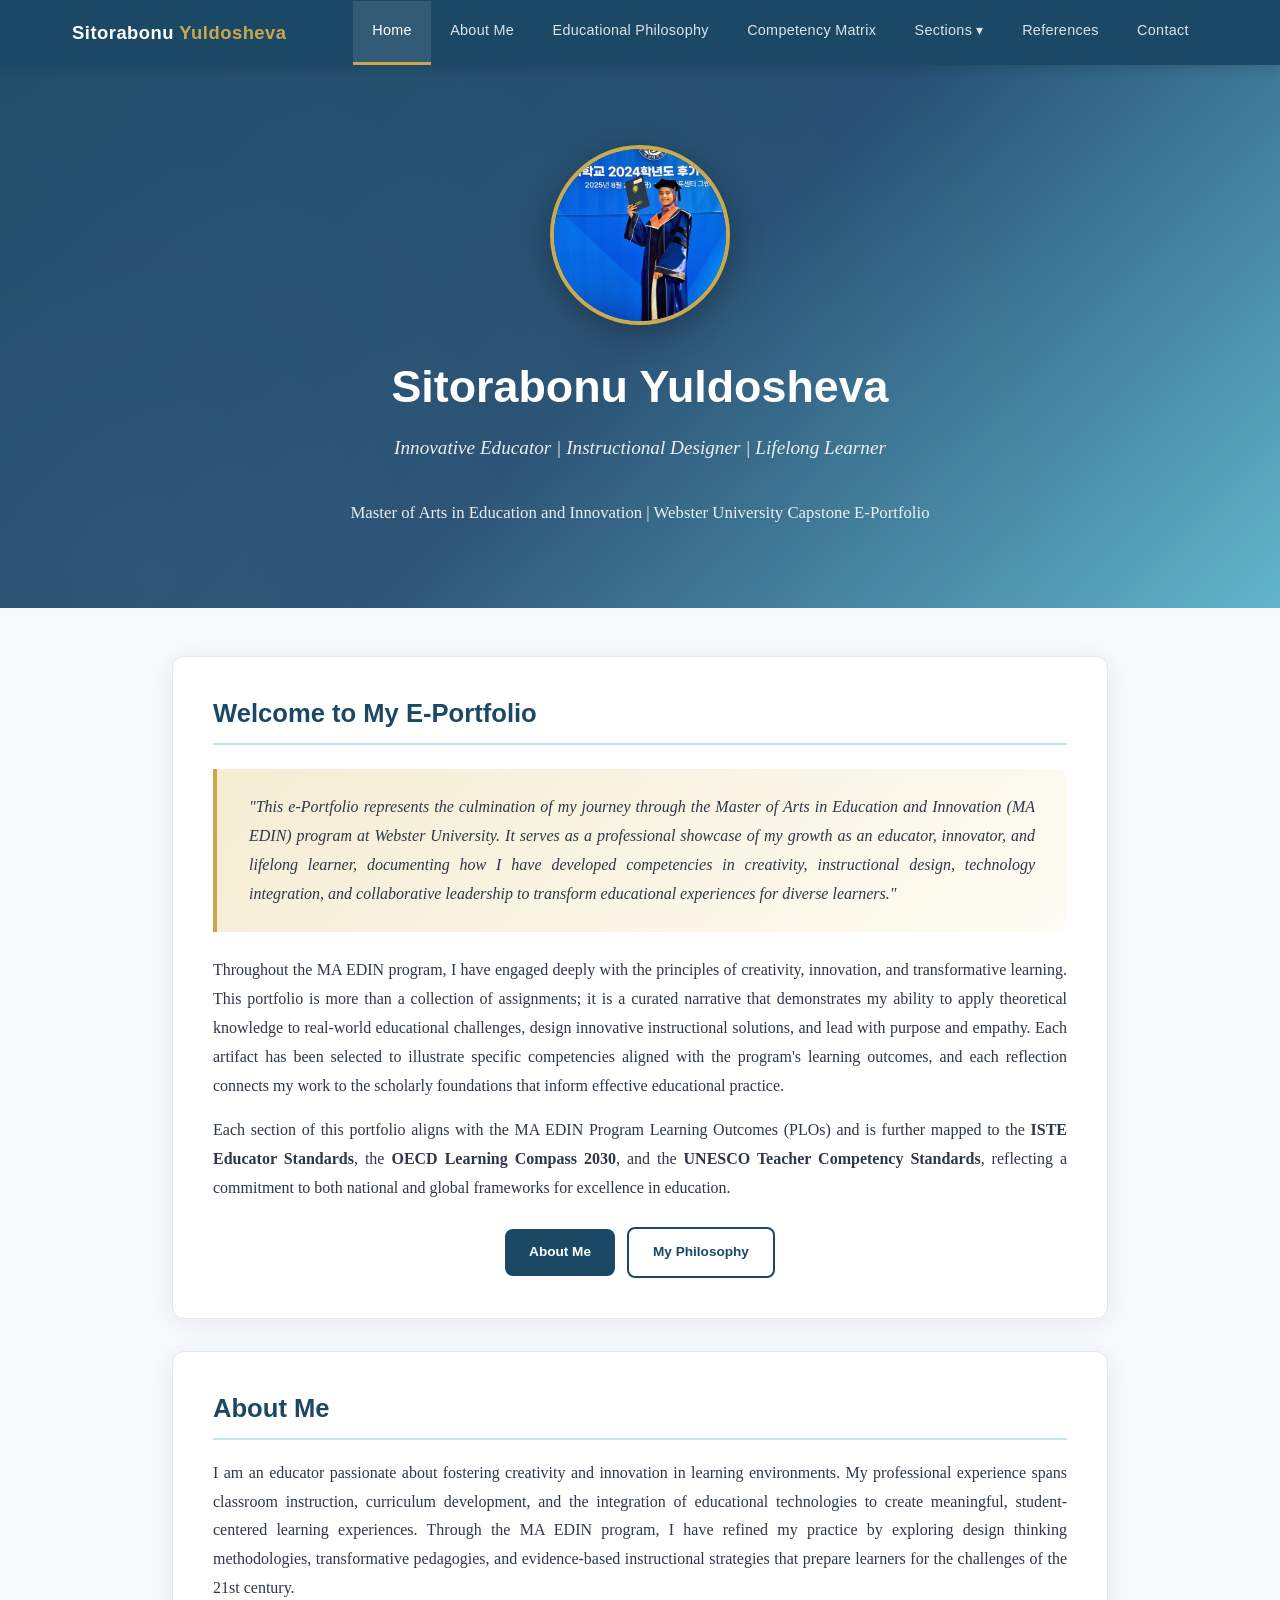
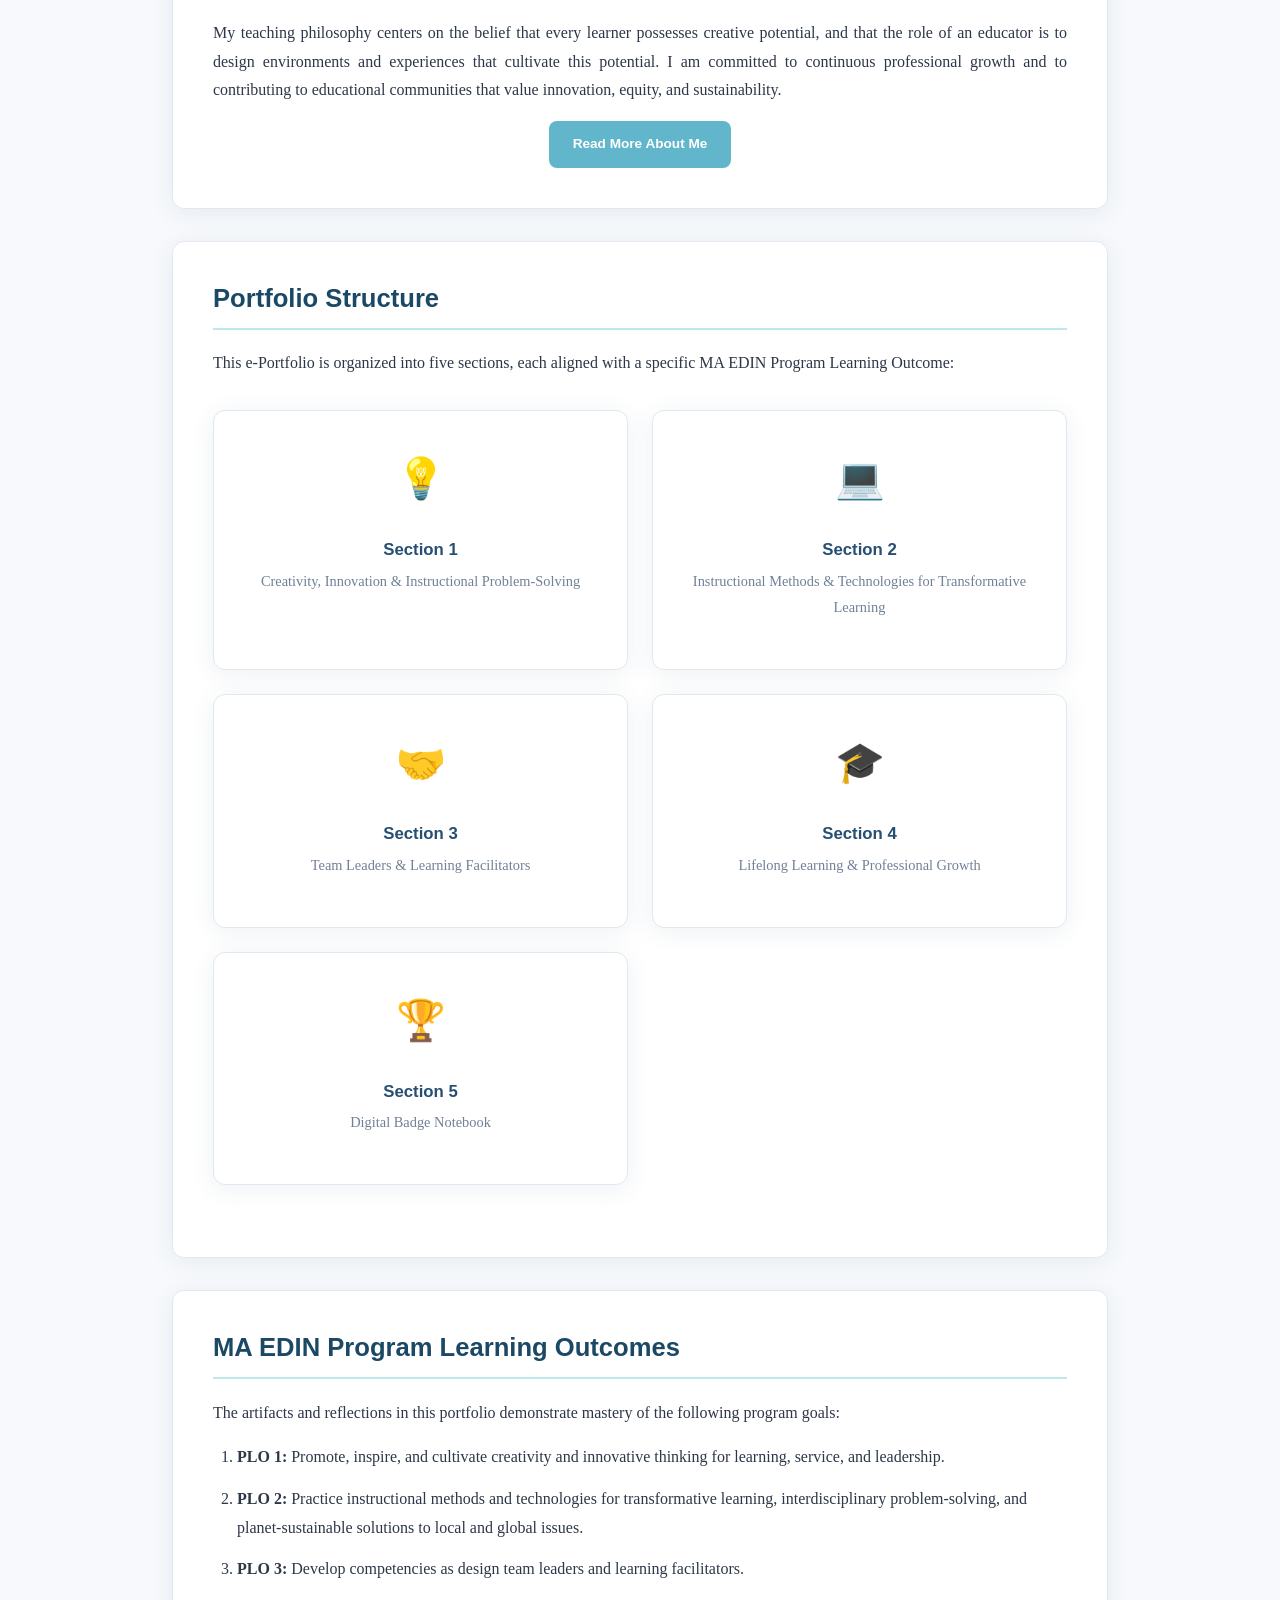
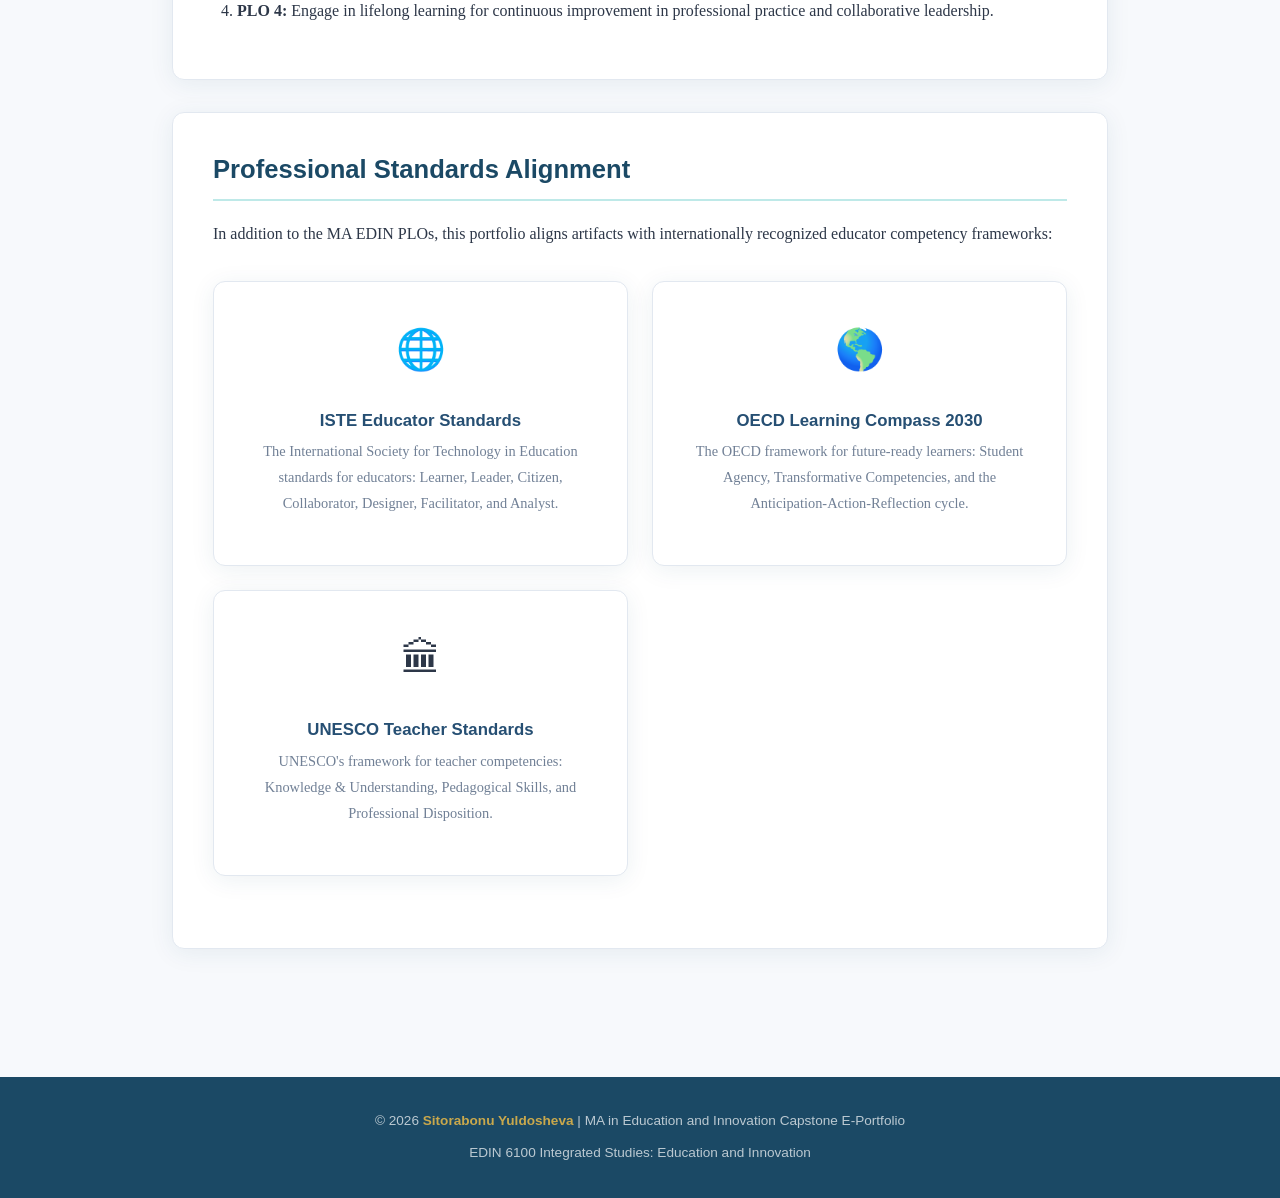
<file: index.html>
<!DOCTYPE html>
<html lang="en">
<head>
  <meta charset="UTF-8">
  <meta name="viewport" content="width=device-width, initial-scale=1.0">
  <title>E-Portfolio | Sitorabonu Yuldosheva | MA EDIN Capstone</title>
  <link rel="stylesheet" href="css/style.css">
</head>
<body>

  <!-- Navigation -->
  <nav class="navbar">
    <div class="nav-container">
      <div class="nav-brand">Sitorabonu <span>Yuldosheva</span></div>
      <button class="nav-toggle" onclick="document.querySelector('.nav-links').classList.toggle('open')">&#9776;</button>
      <ul class="nav-links">
        <li><a href="index.html" class="active">Home</a></li>
        <li><a href="about.html">About Me</a></li>
        <li><a href="philosophy.html">Educational Philosophy</a></li>
        <li><a href="matrix.html">Competency Matrix</a></li>
        <li class="dropdown">
          <a href="#">Sections &#9662;</a>
          <div class="dropdown-menu">
            <a href="section1-artifact1.html">Section 1: Creativity &amp; Innovation</a>
            <a href="section2-artifact1.html">Section 2: Instructional Methods &amp; Tech</a>
            <a href="section3.html">Section 3: Team Leaders &amp; Facilitators</a>
            <a href="section4.html">Section 4: Lifelong Learning</a>
            <a href="section5.html">Section 5: Digital Badge Notebook</a>
          </div>
        </li>
        <li><a href="references.html">References</a></li>
        <li><a href="contact.html">Contact</a></li>
      </ul>
    </div>
  </nav>

  <!-- Hero Section -->
  <section class="hero">
    <img src="assets/profile.jpg" alt="Sitorabonu Yuldosheva" class="hero-photo" style="display:block;">
    <h1>Sitorabonu Yuldosheva</h1>
    <p class="subtitle">Innovative Educator | Instructional Designer | Lifelong Learner</p>
    <p style="max-width: 700px; margin: 0 auto; font-size: 1.05rem; opacity: 0.9; position: relative;">Master of Arts in Education and Innovation | Webster University Capstone E-Portfolio</p>
  </section>

  <!-- Main Content -->
  <main class="container">

    <!-- Mission Statement -->
    <div class="content-card animate-in delay-1">
      <h2>Welcome to My E-Portfolio</h2>
      <div class="purpose-box">
        <p>"This e-Portfolio represents the culmination of my journey through the Master of Arts in Education and Innovation (MA EDIN) program at Webster University. It serves as a professional showcase of my growth as an educator, innovator, and lifelong learner, documenting how I have developed competencies in creativity, instructional design, technology integration, and collaborative leadership to transform educational experiences for diverse learners."</p>
      </div>
      <p>Throughout the MA EDIN program, I have engaged deeply with the principles of creativity, innovation, and transformative learning. This portfolio is more than a collection of assignments; it is a curated narrative that demonstrates my ability to apply theoretical knowledge to real-world educational challenges, design innovative instructional solutions, and lead with purpose and empathy. Each artifact has been selected to illustrate specific competencies aligned with the program's learning outcomes, and each reflection connects my work to the scholarly foundations that inform effective educational practice.</p>
      <p>Each section of this portfolio aligns with the MA EDIN Program Learning Outcomes (PLOs) and is further mapped to the <strong>ISTE Educator Standards</strong>, the <strong>OECD Learning Compass 2030</strong>, and the <strong>UNESCO Teacher Competency Standards</strong>, reflecting a commitment to both national and global frameworks for excellence in education.</p>
      <div style="text-align: center; margin-top: 1.5rem;">
        <a href="about.html" class="btn btn-primary" style="margin-right: 0.5rem;">About Me</a>
        <a href="philosophy.html" class="btn btn-outline">My Philosophy</a>
      </div>
    </div>

    <!-- About Me -->
    <div class="content-card animate-in delay-2">
      <h2>About Me</h2>
      <p>I am an educator passionate about fostering creativity and innovation in learning environments. My professional experience spans classroom instruction, curriculum development, and the integration of educational technologies to create meaningful, student-centered learning experiences. Through the MA EDIN program, I have refined my practice by exploring design thinking methodologies, transformative pedagogies, and evidence-based instructional strategies that prepare learners for the challenges of the 21st century.</p>
      <p>My teaching philosophy centers on the belief that every learner possesses creative potential, and that the role of an educator is to design environments and experiences that cultivate this potential. I am committed to continuous professional growth and to contributing to educational communities that value innovation, equity, and sustainability.</p>
      <div style="text-align: center; margin-top: 1rem;">
        <a href="about.html" class="btn btn-secondary">Read More About Me</a>
      </div>
    </div>

    <!-- Portfolio Overview -->
    <div class="content-card animate-in delay-3">
      <h2>Portfolio Structure</h2>
      <p>This e-Portfolio is organized into five sections, each aligned with a specific MA EDIN Program Learning Outcome:</p>
      <div class="welcome-grid">
        <a href="section1-artifact1.html" class="welcome-card" style="text-decoration:none; color:inherit;">
          <div class="card-icon">&#128161;</div>
          <h3>Section 1</h3>
          <p>Creativity, Innovation &amp; Instructional Problem-Solving</p>
        </a>
        <a href="section2-artifact1.html" class="welcome-card" style="text-decoration:none; color:inherit;">
          <div class="card-icon">&#128187;</div>
          <h3>Section 2</h3>
          <p>Instructional Methods &amp; Technologies for Transformative Learning</p>
        </a>
        <a href="section3.html" class="welcome-card" style="text-decoration:none; color:inherit;">
          <div class="card-icon">&#129309;</div>
          <h3>Section 3</h3>
          <p>Team Leaders &amp; Learning Facilitators</p>
        </a>
        <a href="section4.html" class="welcome-card" style="text-decoration:none; color:inherit;">
          <div class="card-icon">&#127891;</div>
          <h3>Section 4</h3>
          <p>Lifelong Learning &amp; Professional Growth</p>
        </a>
        <a href="section5.html" class="welcome-card" style="text-decoration:none; color:inherit;">
          <div class="card-icon">&#127942;</div>
          <h3>Section 5</h3>
          <p>Digital Badge Notebook</p>
        </a>
      </div>
    </div>

    <!-- Program Goals -->
    <div class="content-card animate-in delay-4">
      <h2>MA EDIN Program Learning Outcomes</h2>
      <p>The artifacts and reflections in this portfolio demonstrate mastery of the following program goals:</p>
      <ol style="padding-left: 1.5rem; margin-top: 1rem;">
        <li style="margin-bottom: 0.8rem;"><strong>PLO 1:</strong> Promote, inspire, and cultivate creativity and innovative thinking for learning, service, and leadership.</li>
        <li style="margin-bottom: 0.8rem;"><strong>PLO 2:</strong> Practice instructional methods and technologies for transformative learning, interdisciplinary problem-solving, and planet-sustainable solutions to local and global issues.</li>
        <li style="margin-bottom: 0.8rem;"><strong>PLO 3:</strong> Develop competencies as design team leaders and learning facilitators.</li>
        <li style="margin-bottom: 0.8rem;"><strong>PLO 4:</strong> Engage in lifelong learning for continuous improvement in professional practice and collaborative leadership.</li>
      </ol>
    </div>

    <!-- Professional Standards -->
    <div class="content-card animate-in delay-5">
      <h2>Professional Standards Alignment</h2>
      <p>In addition to the MA EDIN PLOs, this portfolio aligns artifacts with internationally recognized educator competency frameworks:</p>
      <div class="welcome-grid">
        <div class="welcome-card">
          <div class="card-icon">&#127760;</div>
          <h3>ISTE Educator Standards</h3>
          <p>The International Society for Technology in Education standards for educators: Learner, Leader, Citizen, Collaborator, Designer, Facilitator, and Analyst.</p>
        </div>
        <div class="welcome-card">
          <div class="card-icon">&#127758;</div>
          <h3>OECD Learning Compass 2030</h3>
          <p>The OECD framework for future-ready learners: Student Agency, Transformative Competencies, and the Anticipation-Action-Reflection cycle.</p>
        </div>
        <div class="welcome-card">
          <div class="card-icon">&#127963;</div>
          <h3>UNESCO Teacher Standards</h3>
          <p>UNESCO's framework for teacher competencies: Knowledge &amp; Understanding, Pedagogical Skills, and Professional Disposition.</p>
        </div>
      </div>
    </div>

  </main>

  <!-- Footer -->
  <footer class="footer">
    <p>&copy; 2026 <strong>Sitorabonu Yuldosheva</strong> | MA in Education and Innovation Capstone E-Portfolio</p>
    <p style="margin-top: 0.5rem;">EDIN 6100 Integrated Studies: Education and Innovation</p>
  </footer>

</body>
</html>
</file>
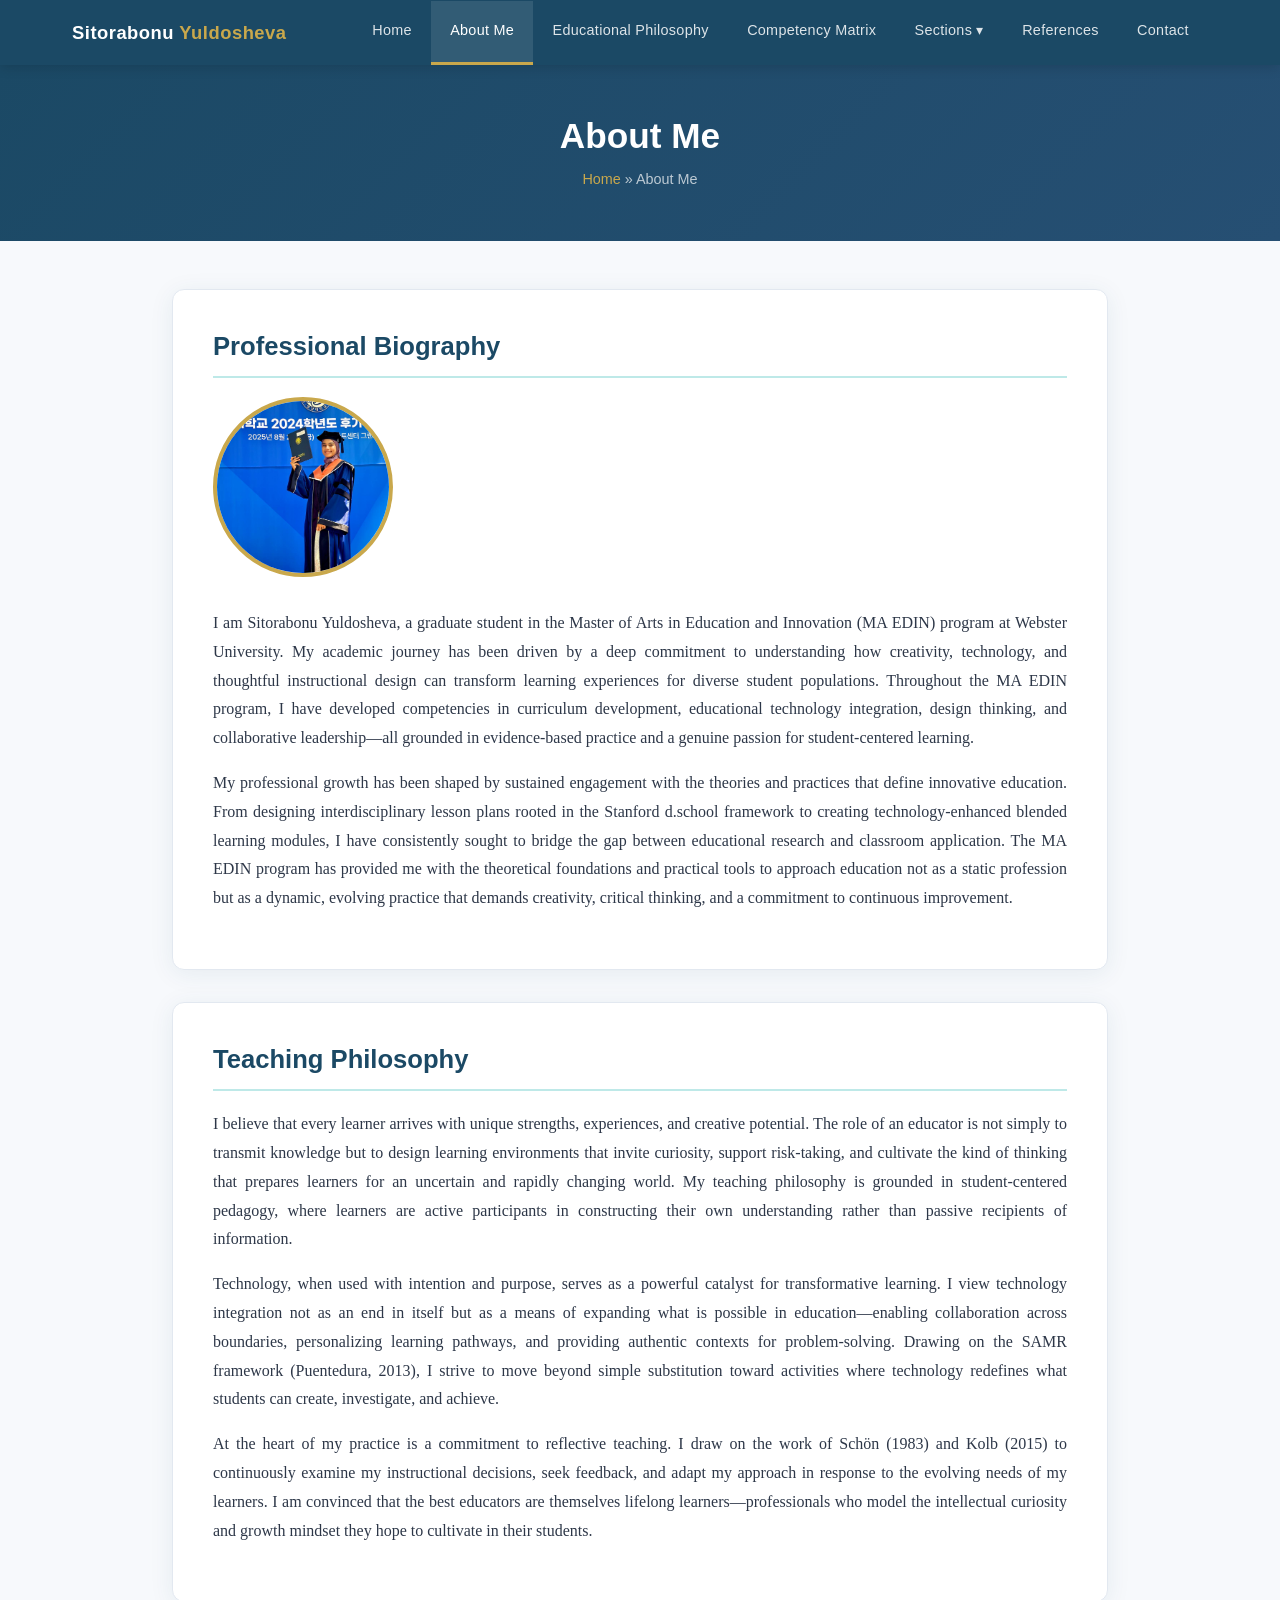
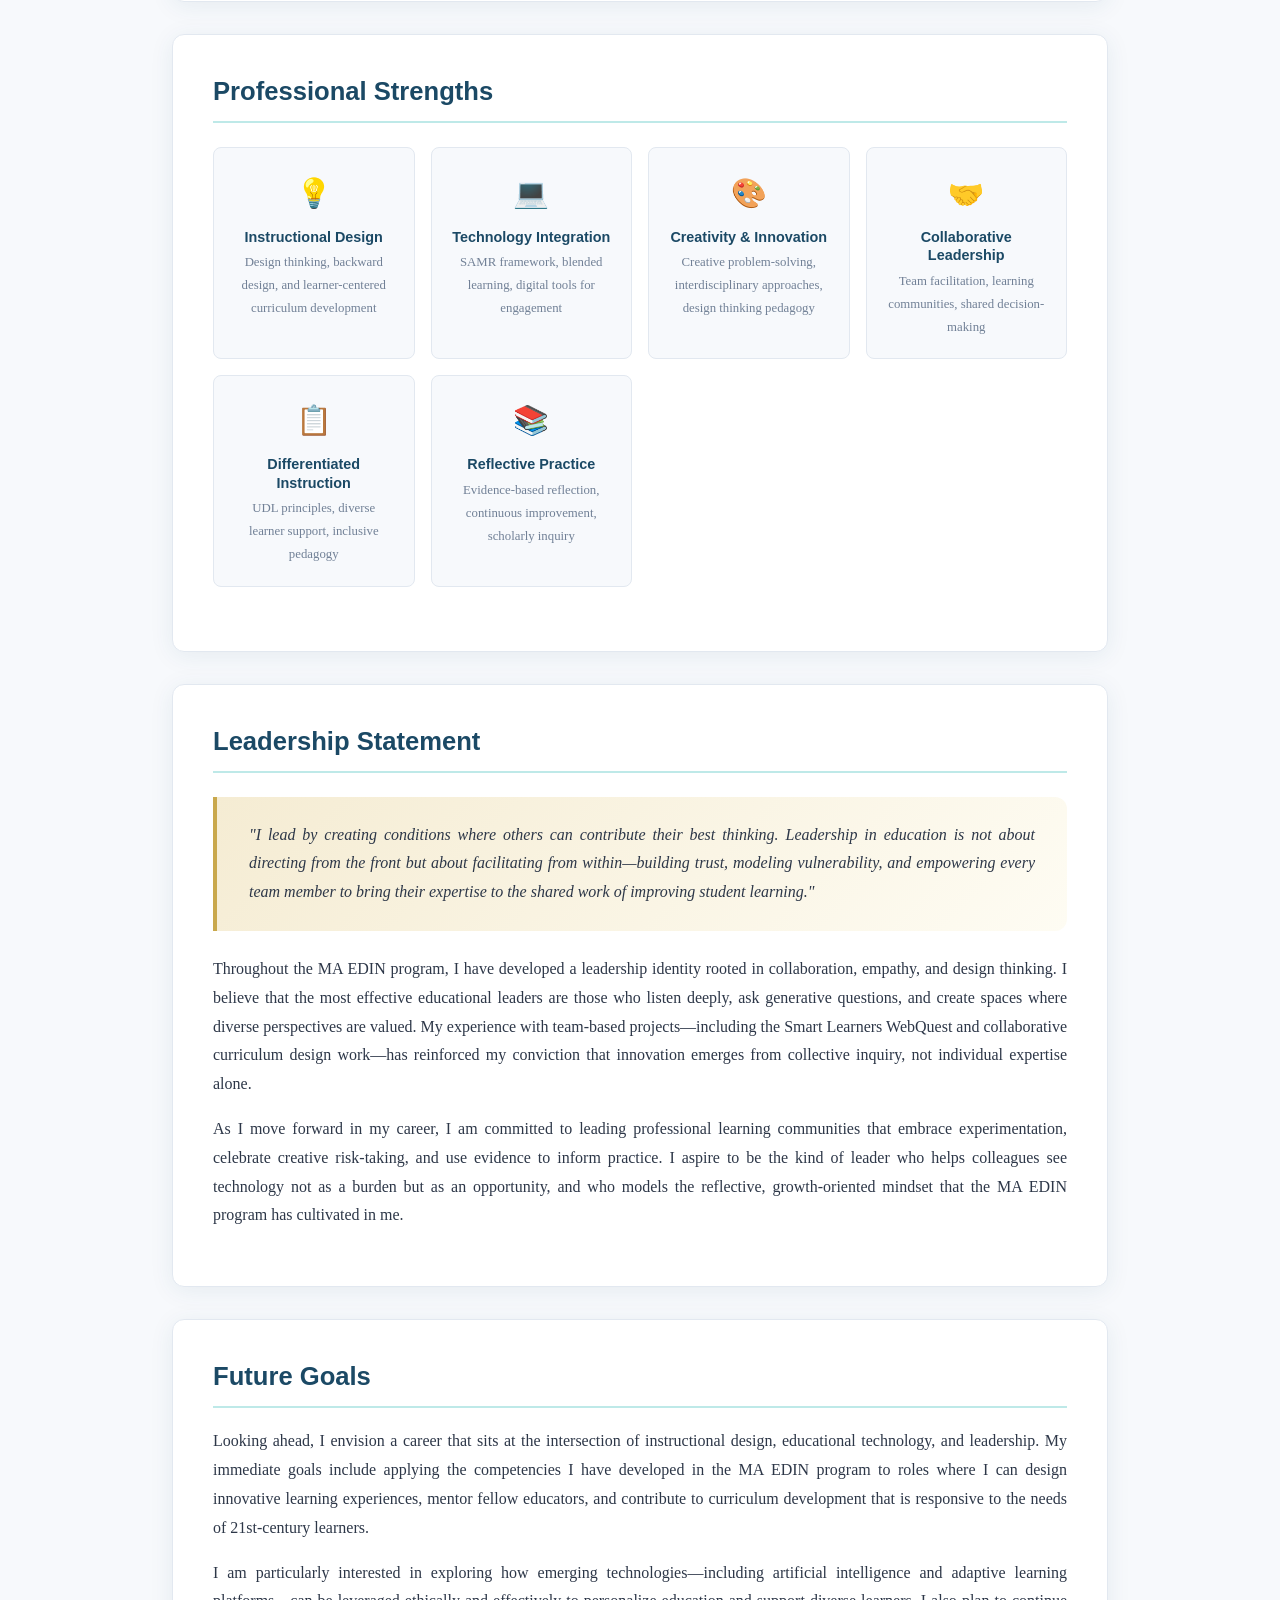
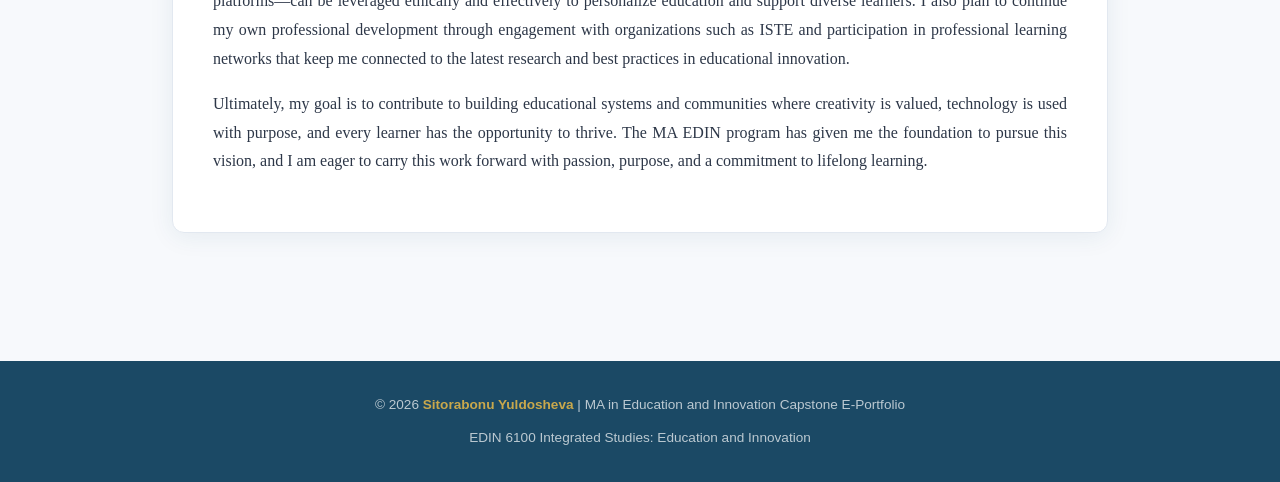
<file: about.html>
<!DOCTYPE html>
<html lang="en">
<head>
  <meta charset="UTF-8">
  <meta name="viewport" content="width=device-width, initial-scale=1.0">
  <title>About Me | Sitorabonu Yuldosheva | MA EDIN Capstone</title>
  <link rel="stylesheet" href="css/style.css">
</head>
<body>

  <!-- Navigation -->
  <nav class="navbar">
    <div class="nav-container">
      <div class="nav-brand">Sitorabonu <span>Yuldosheva</span></div>
      <button class="nav-toggle" onclick="document.querySelector('.nav-links').classList.toggle('open')">&#9776;</button>
      <ul class="nav-links">
        <li><a href="index.html">Home</a></li>
        <li><a href="about.html" class="active">About Me</a></li>
        <li><a href="philosophy.html">Educational Philosophy</a></li>
        <li><a href="matrix.html">Competency Matrix</a></li>
        <li class="dropdown">
          <a href="#">Sections &#9662;</a>
          <div class="dropdown-menu">
            <a href="section1-artifact1.html">Section 1: Creativity &amp; Innovation</a>
            <a href="section2-artifact1.html">Section 2: Instructional Methods &amp; Tech</a>
            <a href="section3.html">Section 3: Team Leaders &amp; Facilitators</a>
            <a href="section4.html">Section 4: Lifelong Learning</a>
            <a href="section5.html">Section 5: Digital Badge Notebook</a>
          </div>
        </li>
        <li><a href="references.html">References</a></li>
        <li><a href="contact.html">Contact</a></li>
      </ul>
    </div>
  </nav>

  <!-- Page Header -->
  <div class="page-header">
    <h1>About Me</h1>
    <p class="breadcrumb"><a href="index.html">Home</a> &raquo; About Me</p>
  </div>

  <!-- Main Content -->
  <main class="container">

    <!-- Professional Biography -->
    <div class="content-card animate-in delay-1">
      <h2>Professional Biography</h2>
      <div style="display: flex; gap: 2rem; align-items: flex-start; flex-wrap: wrap;">
        <img src="assets/profile.jpg" alt="Sitorabonu Yuldosheva" style="width: 180px; height: 180px; border-radius: 50%; border: 4px solid var(--gold); object-fit: cover; flex-shrink: 0;">
        <div>
          <p>I am Sitorabonu Yuldosheva, a graduate student in the Master of Arts in Education and Innovation (MA EDIN) program at Webster University. My academic journey has been driven by a deep commitment to understanding how creativity, technology, and thoughtful instructional design can transform learning experiences for diverse student populations. Throughout the MA EDIN program, I have developed competencies in curriculum development, educational technology integration, design thinking, and collaborative leadership&mdash;all grounded in evidence-based practice and a genuine passion for student-centered learning.</p>
          <p>My professional growth has been shaped by sustained engagement with the theories and practices that define innovative education. From designing interdisciplinary lesson plans rooted in the Stanford d.school framework to creating technology-enhanced blended learning modules, I have consistently sought to bridge the gap between educational research and classroom application. The MA EDIN program has provided me with the theoretical foundations and practical tools to approach education not as a static profession but as a dynamic, evolving practice that demands creativity, critical thinking, and a commitment to continuous improvement.</p>
        </div>
      </div>
    </div>

    <!-- Teaching Philosophy -->
    <div class="content-card animate-in delay-2">
      <h2>Teaching Philosophy</h2>
      <p>I believe that every learner arrives with unique strengths, experiences, and creative potential. The role of an educator is not simply to transmit knowledge but to design learning environments that invite curiosity, support risk-taking, and cultivate the kind of thinking that prepares learners for an uncertain and rapidly changing world. My teaching philosophy is grounded in student-centered pedagogy, where learners are active participants in constructing their own understanding rather than passive recipients of information.</p>
      <p>Technology, when used with intention and purpose, serves as a powerful catalyst for transformative learning. I view technology integration not as an end in itself but as a means of expanding what is possible in education&mdash;enabling collaboration across boundaries, personalizing learning pathways, and providing authentic contexts for problem-solving. Drawing on the SAMR framework (Puentedura, 2013), I strive to move beyond simple substitution toward activities where technology redefines what students can create, investigate, and achieve.</p>
      <p>At the heart of my practice is a commitment to reflective teaching. I draw on the work of Sch&ouml;n (1983) and Kolb (2015) to continuously examine my instructional decisions, seek feedback, and adapt my approach in response to the evolving needs of my learners. I am convinced that the best educators are themselves lifelong learners&mdash;professionals who model the intellectual curiosity and growth mindset they hope to cultivate in their students.</p>
    </div>

    <!-- Professional Strengths -->
    <div class="content-card animate-in delay-3">
      <h2>Professional Strengths</h2>
      <div class="strengths-grid">
        <div class="strength-item">
          <div class="strength-icon">&#128161;</div>
          <h4>Instructional Design</h4>
          <p>Design thinking, backward design, and learner-centered curriculum development</p>
        </div>
        <div class="strength-item">
          <div class="strength-icon">&#128187;</div>
          <h4>Technology Integration</h4>
          <p>SAMR framework, blended learning, digital tools for engagement</p>
        </div>
        <div class="strength-item">
          <div class="strength-icon">&#127912;</div>
          <h4>Creativity &amp; Innovation</h4>
          <p>Creative problem-solving, interdisciplinary approaches, design thinking pedagogy</p>
        </div>
        <div class="strength-item">
          <div class="strength-icon">&#129309;</div>
          <h4>Collaborative Leadership</h4>
          <p>Team facilitation, learning communities, shared decision-making</p>
        </div>
        <div class="strength-item">
          <div class="strength-icon">&#128203;</div>
          <h4>Differentiated Instruction</h4>
          <p>UDL principles, diverse learner support, inclusive pedagogy</p>
        </div>
        <div class="strength-item">
          <div class="strength-icon">&#128218;</div>
          <h4>Reflective Practice</h4>
          <p>Evidence-based reflection, continuous improvement, scholarly inquiry</p>
        </div>
      </div>
    </div>

    <!-- Leadership Statement -->
    <div class="content-card animate-in delay-4">
      <h2>Leadership Statement</h2>
      <div class="purpose-box">
        <p>"I lead by creating conditions where others can contribute their best thinking. Leadership in education is not about directing from the front but about facilitating from within&mdash;building trust, modeling vulnerability, and empowering every team member to bring their expertise to the shared work of improving student learning."</p>
      </div>
      <p>Throughout the MA EDIN program, I have developed a leadership identity rooted in collaboration, empathy, and design thinking. I believe that the most effective educational leaders are those who listen deeply, ask generative questions, and create spaces where diverse perspectives are valued. My experience with team-based projects&mdash;including the Smart Learners WebQuest and collaborative curriculum design work&mdash;has reinforced my conviction that innovation emerges from collective inquiry, not individual expertise alone.</p>
      <p>As I move forward in my career, I am committed to leading professional learning communities that embrace experimentation, celebrate creative risk-taking, and use evidence to inform practice. I aspire to be the kind of leader who helps colleagues see technology not as a burden but as an opportunity, and who models the reflective, growth-oriented mindset that the MA EDIN program has cultivated in me.</p>
    </div>

    <!-- Future Goals -->
    <div class="content-card animate-in delay-5">
      <h2>Future Goals</h2>
      <p>Looking ahead, I envision a career that sits at the intersection of instructional design, educational technology, and leadership. My immediate goals include applying the competencies I have developed in the MA EDIN program to roles where I can design innovative learning experiences, mentor fellow educators, and contribute to curriculum development that is responsive to the needs of 21st-century learners.</p>
      <p>I am particularly interested in exploring how emerging technologies&mdash;including artificial intelligence and adaptive learning platforms&mdash;can be leveraged ethically and effectively to personalize education and support diverse learners. I also plan to continue my own professional development through engagement with organizations such as ISTE and participation in professional learning networks that keep me connected to the latest research and best practices in educational innovation.</p>
      <p>Ultimately, my goal is to contribute to building educational systems and communities where creativity is valued, technology is used with purpose, and every learner has the opportunity to thrive. The MA EDIN program has given me the foundation to pursue this vision, and I am eager to carry this work forward with passion, purpose, and a commitment to lifelong learning.</p>
    </div>

  </main>

  <!-- Footer -->
  <footer class="footer">
    <p>&copy; 2026 <strong>Sitorabonu Yuldosheva</strong> | MA in Education and Innovation Capstone E-Portfolio</p>
    <p style="margin-top: 0.5rem;">EDIN 6100 Integrated Studies: Education and Innovation</p>
  </footer>

</body>
</html>
</file>
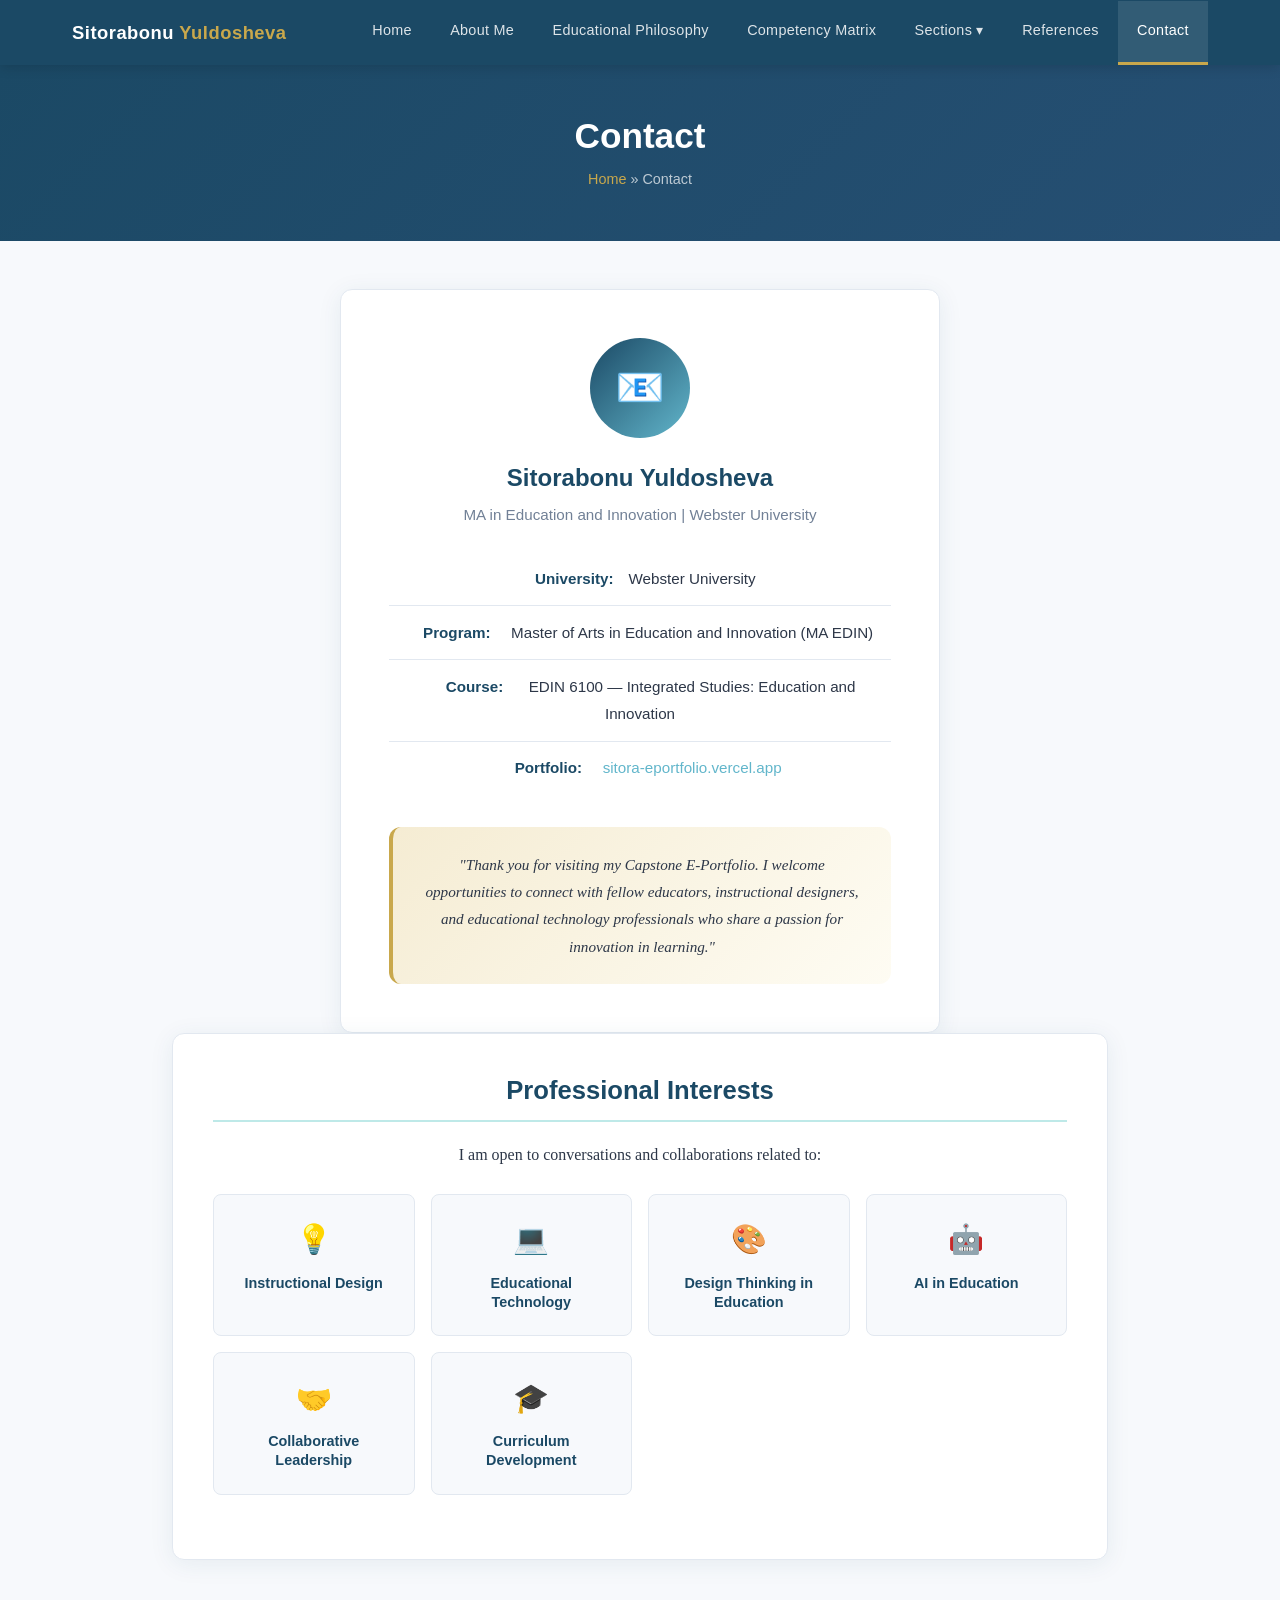
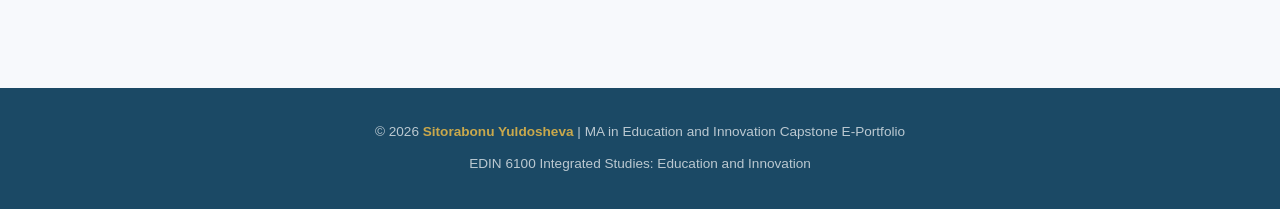
<file: contact.html>
<!DOCTYPE html>
<html lang="en">
<head>
  <meta charset="UTF-8">
  <meta name="viewport" content="width=device-width, initial-scale=1.0">
  <title>Contact | Sitorabonu Yuldosheva | MA EDIN Capstone</title>
  <link rel="stylesheet" href="css/style.css">
</head>
<body>

  <!-- Navigation -->
  <nav class="navbar">
    <div class="nav-container">
      <div class="nav-brand">Sitorabonu <span>Yuldosheva</span></div>
      <button class="nav-toggle" onclick="document.querySelector('.nav-links').classList.toggle('open')">&#9776;</button>
      <ul class="nav-links">
        <li><a href="index.html">Home</a></li>
        <li><a href="about.html">About Me</a></li>
        <li><a href="philosophy.html">Educational Philosophy</a></li>
        <li><a href="matrix.html">Competency Matrix</a></li>
        <li class="dropdown">
          <a href="#">Sections &#9662;</a>
          <div class="dropdown-menu">
            <a href="section1-artifact1.html">Section 1: Creativity &amp; Innovation</a>
            <a href="section2-artifact1.html">Section 2: Instructional Methods &amp; Tech</a>
            <a href="section3.html">Section 3: Team Leaders &amp; Facilitators</a>
            <a href="section4.html">Section 4: Lifelong Learning</a>
            <a href="section5.html">Section 5: Digital Badge Notebook</a>
          </div>
        </li>
        <li><a href="references.html">References</a></li>
        <li><a href="contact.html" class="active">Contact</a></li>
      </ul>
    </div>
  </nav>

  <!-- Page Header -->
  <div class="page-header">
    <h1>Contact</h1>
    <p class="breadcrumb"><a href="index.html">Home</a> &raquo; Contact</p>
  </div>

  <!-- Main Content -->
  <main class="container">

    <div class="contact-card animate-in delay-1">
      <div class="contact-icon">&#128231;</div>
      <h2 style="text-align: center; border: none; padding: 0; margin-bottom: 0.5rem;">Sitorabonu Yuldosheva</h2>
      <p style="text-align: center; color: var(--text-muted); font-family: 'Segoe UI', sans-serif; font-size: 0.95rem; margin-bottom: 1.5rem;">MA in Education and Innovation | Webster University</p>

      <ul class="contact-info">
        <li><strong>University:</strong> Webster University</li>
        <li><strong>Program:</strong> Master of Arts in Education and Innovation (MA EDIN)</li>
        <li><strong>Course:</strong> EDIN 6100 &mdash; Integrated Studies: Education and Innovation</li>
        <li><strong>Portfolio:</strong> <a href="https://sitora-eportfolio.vercel.app" target="_blank">sitora-eportfolio.vercel.app</a></li>
      </ul>

      <div style="margin-top: 2rem; padding: 1.5rem; background: linear-gradient(135deg, var(--gold-light), #fefcf3); border-radius: var(--radius); border-left: 4px solid var(--gold);">
        <p style="font-style: italic; margin: 0; text-align: center; font-size: 0.95rem;">"Thank you for visiting my Capstone E-Portfolio. I welcome opportunities to connect with fellow educators, instructional designers, and educational technology professionals who share a passion for innovation in learning."</p>
      </div>
    </div>

    <div class="content-card animate-in delay-2" style="text-align: center;">
      <h2>Professional Interests</h2>
      <p style="text-align: center;">I am open to conversations and collaborations related to:</p>
      <div class="strengths-grid" style="margin-top: 1.5rem;">
        <div class="strength-item">
          <div class="strength-icon">&#128161;</div>
          <h4>Instructional Design</h4>
        </div>
        <div class="strength-item">
          <div class="strength-icon">&#128187;</div>
          <h4>Educational Technology</h4>
        </div>
        <div class="strength-item">
          <div class="strength-icon">&#127912;</div>
          <h4>Design Thinking in Education</h4>
        </div>
        <div class="strength-item">
          <div class="strength-icon">&#129302;</div>
          <h4>AI in Education</h4>
        </div>
        <div class="strength-item">
          <div class="strength-icon">&#129309;</div>
          <h4>Collaborative Leadership</h4>
        </div>
        <div class="strength-item">
          <div class="strength-icon">&#127891;</div>
          <h4>Curriculum Development</h4>
        </div>
      </div>
    </div>

  </main>

  <!-- Footer -->
  <footer class="footer">
    <p>&copy; 2026 <strong>Sitorabonu Yuldosheva</strong> | MA in Education and Innovation Capstone E-Portfolio</p>
    <p style="margin-top: 0.5rem;">EDIN 6100 Integrated Studies: Education and Innovation</p>
  </footer>

</body>
</html>
</file>
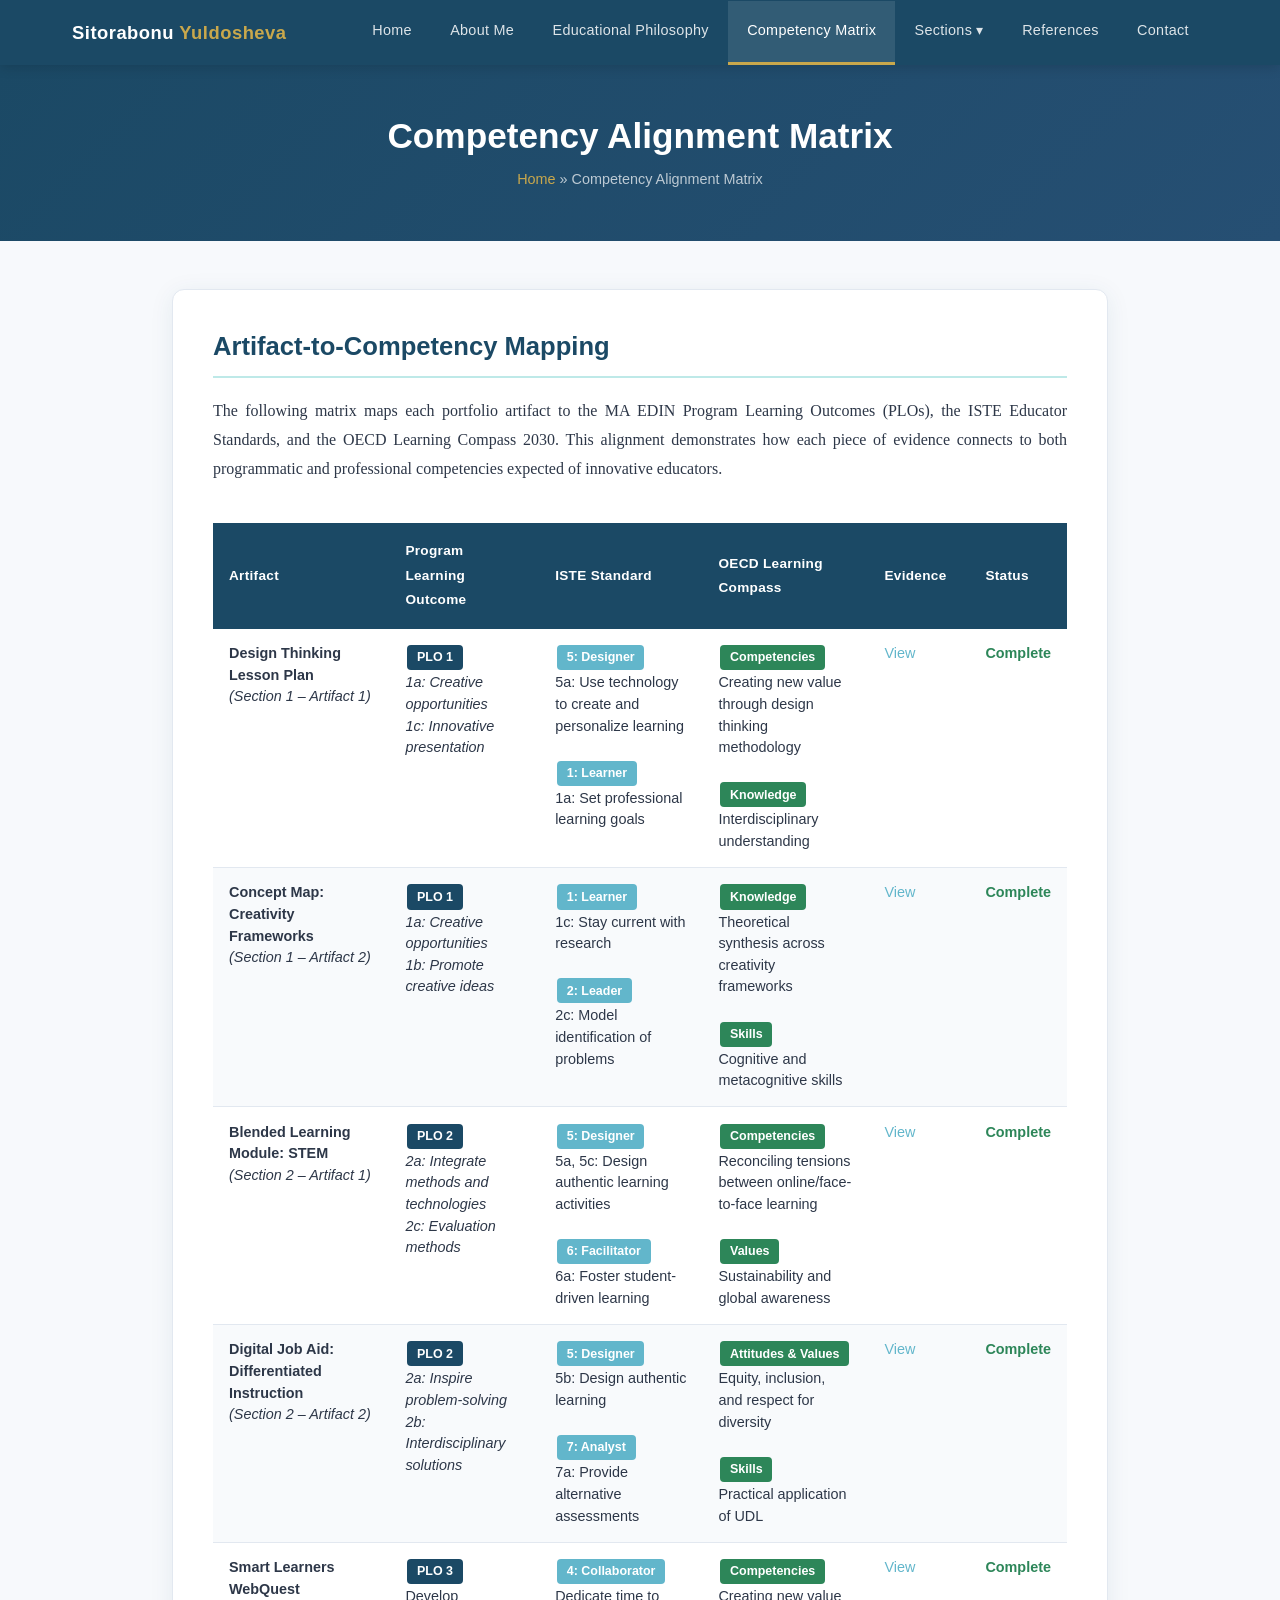
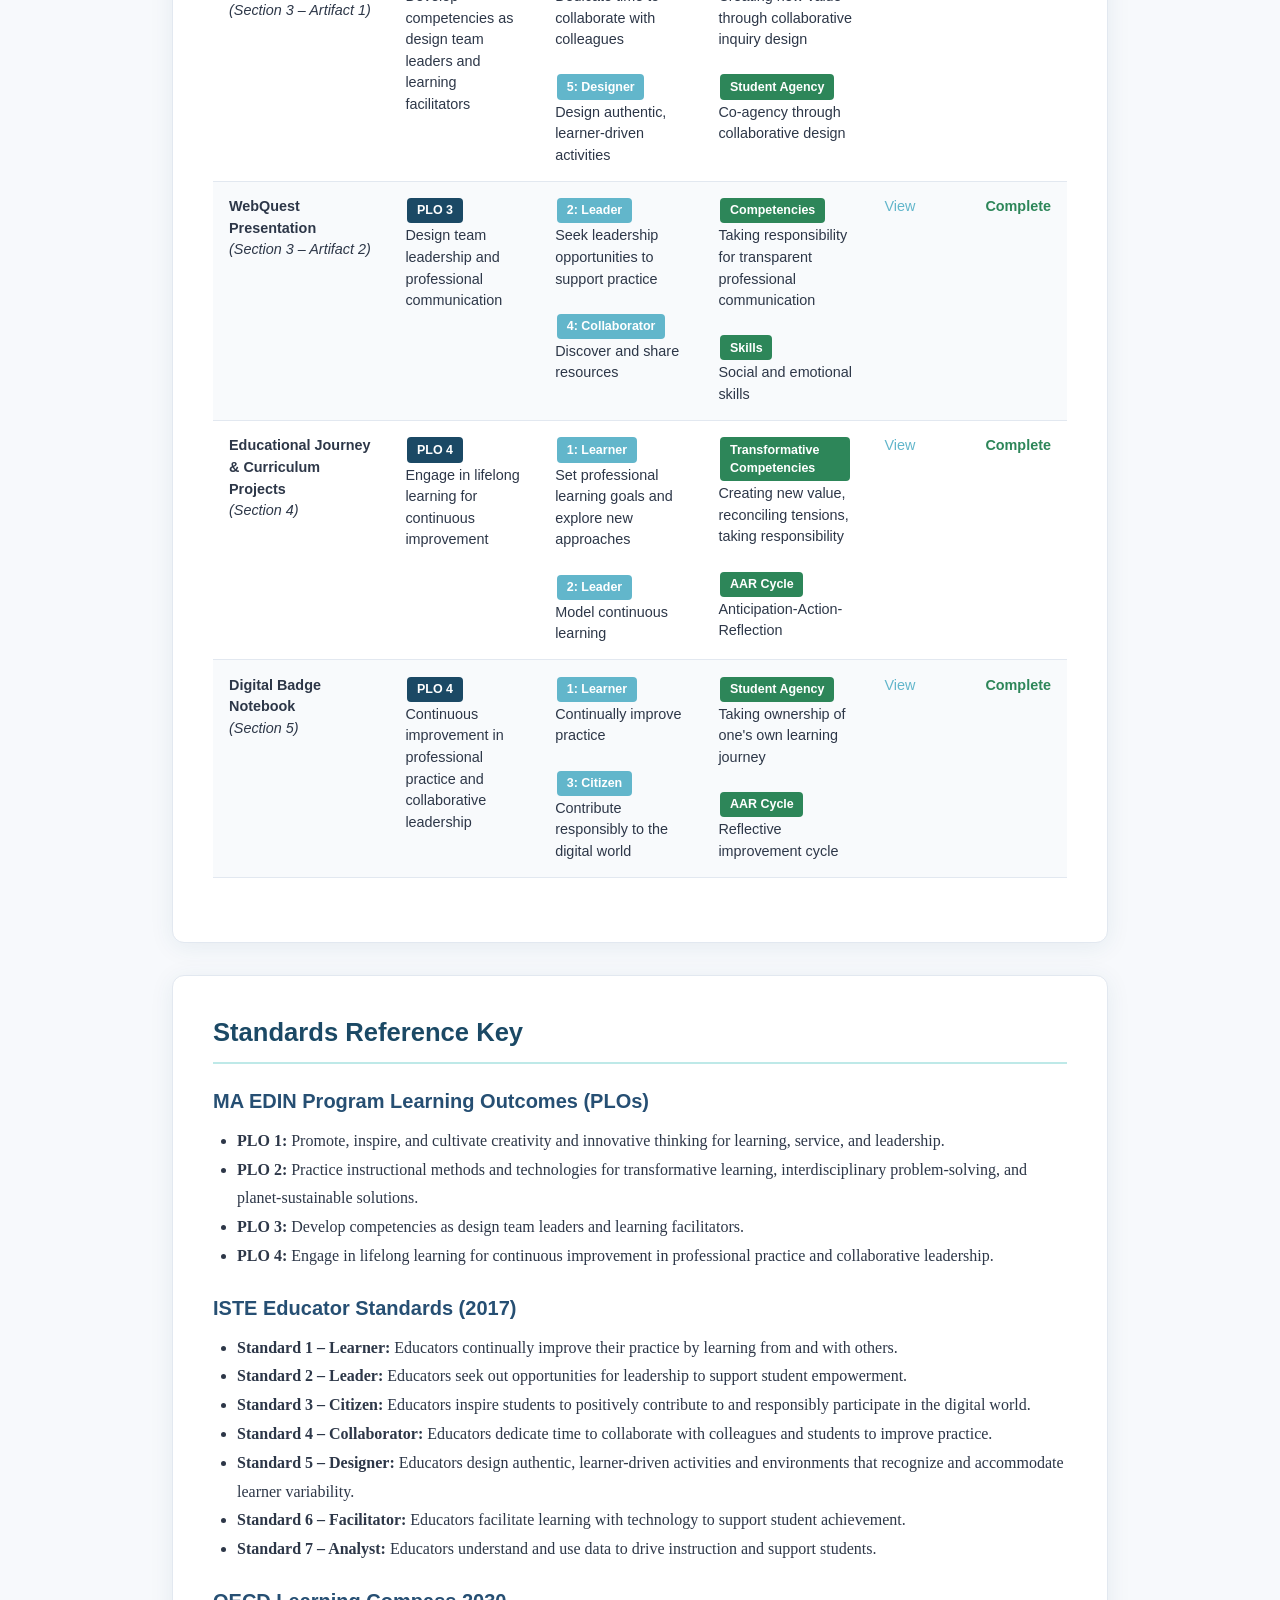
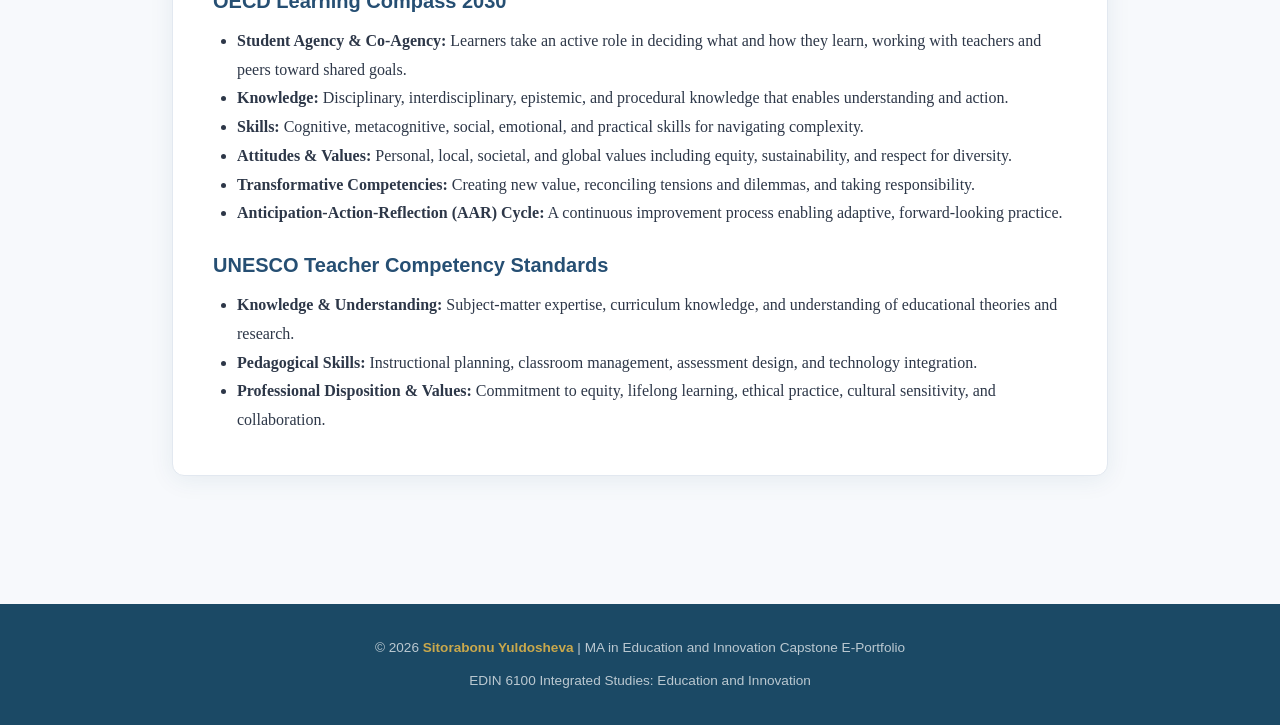
<file: matrix.html>
<!DOCTYPE html>
<html lang="en">
<head>
  <meta charset="UTF-8">
  <meta name="viewport" content="width=device-width, initial-scale=1.0">
  <title>Competency Alignment Matrix | Sitorabonu Yuldosheva</title>
  <link rel="stylesheet" href="css/style.css">
</head>
<body>

  <!-- Navigation -->
  <nav class="navbar">
    <div class="nav-container">
      <div class="nav-brand">Sitorabonu <span>Yuldosheva</span></div>
      <button class="nav-toggle" onclick="document.querySelector('.nav-links').classList.toggle('open')">&#9776;</button>
      <ul class="nav-links">
        <li><a href="index.html">Home</a></li>
        <li><a href="about.html">About Me</a></li>
        <li><a href="philosophy.html">Educational Philosophy</a></li>
        <li><a href="matrix.html" class="active">Competency Matrix</a></li>
        <li class="dropdown">
          <a href="#">Sections &#9662;</a>
          <div class="dropdown-menu">
            <a href="section1-artifact1.html">Section 1: Creativity &amp; Innovation</a>
            <a href="section2-artifact1.html">Section 2: Instructional Methods &amp; Tech</a>
            <a href="section3.html">Section 3: Team Leaders &amp; Facilitators</a>
            <a href="section4.html">Section 4: Lifelong Learning</a>
            <a href="section5.html">Section 5: Digital Badge Notebook</a>
          </div>
        </li>
        <li><a href="references.html">References</a></li>
        <li><a href="contact.html">Contact</a></li>
      </ul>
    </div>
  </nav>

  <!-- Page Header -->
  <div class="page-header">
    <h1>Competency Alignment Matrix</h1>
    <p class="breadcrumb"><a href="index.html">Home</a> &raquo; Competency Alignment Matrix</p>
  </div>

  <!-- Main Content -->
  <main class="container">

    <div class="content-card">
      <h2>Artifact-to-Competency Mapping</h2>
      <p>The following matrix maps each portfolio artifact to the MA EDIN Program Learning Outcomes (PLOs), the ISTE Educator Standards, and the OECD Learning Compass 2030. This alignment demonstrates how each piece of evidence connects to both programmatic and professional competencies expected of innovative educators.</p>

      <div style="overflow-x: auto;">
        <table class="matrix-table">
          <thead>
            <tr>
              <th style="width: 22%;">Artifact</th>
              <th style="width: 18%;">Program Learning Outcome</th>
              <th style="width: 20%;">ISTE Standard</th>
              <th style="width: 20%;">OECD Learning Compass</th>
              <th style="width: 12%;">Evidence</th>
              <th style="width: 8%;">Status</th>
            </tr>
          </thead>
          <tbody>
            <!-- Section 1 Artifacts -->
            <tr>
              <td><strong>Design Thinking Lesson Plan</strong><br><em>(Section 1 &ndash; Artifact 1)</em></td>
              <td>
                <span class="plo-tag">PLO 1</span><br>
                <em>1a: Creative opportunities</em><br>
                <em>1c: Innovative presentation</em>
              </td>
              <td>
                <span class="iste-tag">5: Designer</span><br>
                5a: Use technology to create and personalize learning<br><br>
                <span class="iste-tag">1: Learner</span><br>
                1a: Set professional learning goals
              </td>
              <td>
                <span class="oecd-tag">Competencies</span><br>
                Creating new value through design thinking methodology<br><br>
                <span class="oecd-tag">Knowledge</span><br>
                Interdisciplinary understanding
              </td>
              <td><a href="section1-artifact1.html">View</a></td>
              <td style="color: #2D8659; font-weight: 600;">Complete</td>
            </tr>
            <tr>
              <td><strong>Concept Map: Creativity Frameworks</strong><br><em>(Section 1 &ndash; Artifact 2)</em></td>
              <td>
                <span class="plo-tag">PLO 1</span><br>
                <em>1a: Creative opportunities</em><br>
                <em>1b: Promote creative ideas</em>
              </td>
              <td>
                <span class="iste-tag">1: Learner</span><br>
                1c: Stay current with research<br><br>
                <span class="iste-tag">2: Leader</span><br>
                2c: Model identification of problems
              </td>
              <td>
                <span class="oecd-tag">Knowledge</span><br>
                Theoretical synthesis across creativity frameworks<br><br>
                <span class="oecd-tag">Skills</span><br>
                Cognitive and metacognitive skills
              </td>
              <td><a href="section1-artifact2.html">View</a></td>
              <td style="color: #2D8659; font-weight: 600;">Complete</td>
            </tr>
            <!-- Section 2 Artifacts -->
            <tr>
              <td><strong>Blended Learning Module: STEM</strong><br><em>(Section 2 &ndash; Artifact 1)</em></td>
              <td>
                <span class="plo-tag">PLO 2</span><br>
                <em>2a: Integrate methods and technologies</em><br>
                <em>2c: Evaluation methods</em>
              </td>
              <td>
                <span class="iste-tag">5: Designer</span><br>
                5a, 5c: Design authentic learning activities<br><br>
                <span class="iste-tag">6: Facilitator</span><br>
                6a: Foster student-driven learning
              </td>
              <td>
                <span class="oecd-tag">Competencies</span><br>
                Reconciling tensions between online/face-to-face learning<br><br>
                <span class="oecd-tag">Values</span><br>
                Sustainability and global awareness
              </td>
              <td><a href="section2-artifact1.html">View</a></td>
              <td style="color: #2D8659; font-weight: 600;">Complete</td>
            </tr>
            <tr>
              <td><strong>Digital Job Aid: Differentiated Instruction</strong><br><em>(Section 2 &ndash; Artifact 2)</em></td>
              <td>
                <span class="plo-tag">PLO 2</span><br>
                <em>2a: Inspire problem-solving</em><br>
                <em>2b: Interdisciplinary solutions</em>
              </td>
              <td>
                <span class="iste-tag">5: Designer</span><br>
                5b: Design authentic learning<br><br>
                <span class="iste-tag">7: Analyst</span><br>
                7a: Provide alternative assessments
              </td>
              <td>
                <span class="oecd-tag">Attitudes &amp; Values</span><br>
                Equity, inclusion, and respect for diversity<br><br>
                <span class="oecd-tag">Skills</span><br>
                Practical application of UDL
              </td>
              <td><a href="section2-artifact2.html">View</a></td>
              <td style="color: #2D8659; font-weight: 600;">Complete</td>
            </tr>
            <!-- Section 3 Artifacts -->
            <tr>
              <td><strong>Smart Learners WebQuest</strong><br><em>(Section 3 &ndash; Artifact 1)</em></td>
              <td>
                <span class="plo-tag">PLO 3</span><br>
                Develop competencies as design team leaders and learning facilitators
              </td>
              <td>
                <span class="iste-tag">4: Collaborator</span><br>
                Dedicate time to collaborate with colleagues<br><br>
                <span class="iste-tag">5: Designer</span><br>
                Design authentic, learner-driven activities
              </td>
              <td>
                <span class="oecd-tag">Competencies</span><br>
                Creating new value through collaborative inquiry design<br><br>
                <span class="oecd-tag">Student Agency</span><br>
                Co-agency through collaborative design
              </td>
              <td><a href="https://webquest-smart-learners.vercel.app" target="_blank">View</a></td>
              <td style="color: #2D8659; font-weight: 600;">Complete</td>
            </tr>
            <tr>
              <td><strong>WebQuest Presentation</strong><br><em>(Section 3 &ndash; Artifact 2)</em></td>
              <td>
                <span class="plo-tag">PLO 3</span><br>
                Design team leadership and professional communication
              </td>
              <td>
                <span class="iste-tag">2: Leader</span><br>
                Seek leadership opportunities to support practice<br><br>
                <span class="iste-tag">4: Collaborator</span><br>
                Discover and share resources
              </td>
              <td>
                <span class="oecd-tag">Competencies</span><br>
                Taking responsibility for transparent professional communication<br><br>
                <span class="oecd-tag">Skills</span><br>
                Social and emotional skills
              </td>
              <td><a href="section3.html">View</a></td>
              <td style="color: #2D8659; font-weight: 600;">Complete</td>
            </tr>
            <!-- Section 4 Artifacts -->
            <tr>
              <td><strong>Educational Journey &amp; Curriculum Projects</strong><br><em>(Section 4)</em></td>
              <td>
                <span class="plo-tag">PLO 4</span><br>
                Engage in lifelong learning for continuous improvement
              </td>
              <td>
                <span class="iste-tag">1: Learner</span><br>
                Set professional learning goals and explore new approaches<br><br>
                <span class="iste-tag">2: Leader</span><br>
                Model continuous learning
              </td>
              <td>
                <span class="oecd-tag">Transformative Competencies</span><br>
                Creating new value, reconciling tensions, taking responsibility<br><br>
                <span class="oecd-tag">AAR Cycle</span><br>
                Anticipation-Action-Reflection
              </td>
              <td><a href="section4.html">View</a></td>
              <td style="color: #2D8659; font-weight: 600;">Complete</td>
            </tr>
            <!-- Section 5 Artifact -->
            <tr>
              <td><strong>Digital Badge Notebook</strong><br><em>(Section 5)</em></td>
              <td>
                <span class="plo-tag">PLO 4</span><br>
                Continuous improvement in professional practice and collaborative leadership
              </td>
              <td>
                <span class="iste-tag">1: Learner</span><br>
                Continually improve practice<br><br>
                <span class="iste-tag">3: Citizen</span><br>
                Contribute responsibly to the digital world
              </td>
              <td>
                <span class="oecd-tag">Student Agency</span><br>
                Taking ownership of one's own learning journey<br><br>
                <span class="oecd-tag">AAR Cycle</span><br>
                Reflective improvement cycle
              </td>
              <td><a href="https://new.express.adobe.com/webpage/ofVK4EYe6AatS" target="_blank">View</a></td>
              <td style="color: #2D8659; font-weight: 600;">Complete</td>
            </tr>
          </tbody>
        </table>
      </div>
    </div>

    <!-- Standards Key -->
    <div class="content-card">
      <h2>Standards Reference Key</h2>
      <h3>MA EDIN Program Learning Outcomes (PLOs)</h3>
      <ul style="padding-left: 1.5rem; margin-bottom: 1.5rem;">
        <li><strong>PLO 1:</strong> Promote, inspire, and cultivate creativity and innovative thinking for learning, service, and leadership.</li>
        <li><strong>PLO 2:</strong> Practice instructional methods and technologies for transformative learning, interdisciplinary problem-solving, and planet-sustainable solutions.</li>
        <li><strong>PLO 3:</strong> Develop competencies as design team leaders and learning facilitators.</li>
        <li><strong>PLO 4:</strong> Engage in lifelong learning for continuous improvement in professional practice and collaborative leadership.</li>
      </ul>

      <h3>ISTE Educator Standards (2017)</h3>
      <ul style="padding-left: 1.5rem; margin-bottom: 1.5rem;">
        <li><strong>Standard 1 &ndash; Learner:</strong> Educators continually improve their practice by learning from and with others.</li>
        <li><strong>Standard 2 &ndash; Leader:</strong> Educators seek out opportunities for leadership to support student empowerment.</li>
        <li><strong>Standard 3 &ndash; Citizen:</strong> Educators inspire students to positively contribute to and responsibly participate in the digital world.</li>
        <li><strong>Standard 4 &ndash; Collaborator:</strong> Educators dedicate time to collaborate with colleagues and students to improve practice.</li>
        <li><strong>Standard 5 &ndash; Designer:</strong> Educators design authentic, learner-driven activities and environments that recognize and accommodate learner variability.</li>
        <li><strong>Standard 6 &ndash; Facilitator:</strong> Educators facilitate learning with technology to support student achievement.</li>
        <li><strong>Standard 7 &ndash; Analyst:</strong> Educators understand and use data to drive instruction and support students.</li>
      </ul>

      <h3>OECD Learning Compass 2030</h3>
      <ul style="padding-left: 1.5rem; margin-bottom: 1.5rem;">
        <li><strong>Student Agency &amp; Co-Agency:</strong> Learners take an active role in deciding what and how they learn, working with teachers and peers toward shared goals.</li>
        <li><strong>Knowledge:</strong> Disciplinary, interdisciplinary, epistemic, and procedural knowledge that enables understanding and action.</li>
        <li><strong>Skills:</strong> Cognitive, metacognitive, social, emotional, and practical skills for navigating complexity.</li>
        <li><strong>Attitudes &amp; Values:</strong> Personal, local, societal, and global values including equity, sustainability, and respect for diversity.</li>
        <li><strong>Transformative Competencies:</strong> Creating new value, reconciling tensions and dilemmas, and taking responsibility.</li>
        <li><strong>Anticipation-Action-Reflection (AAR) Cycle:</strong> A continuous improvement process enabling adaptive, forward-looking practice.</li>
      </ul>

      <h3>UNESCO Teacher Competency Standards</h3>
      <ul style="padding-left: 1.5rem;">
        <li><strong>Knowledge &amp; Understanding:</strong> Subject-matter expertise, curriculum knowledge, and understanding of educational theories and research.</li>
        <li><strong>Pedagogical Skills:</strong> Instructional planning, classroom management, assessment design, and technology integration.</li>
        <li><strong>Professional Disposition &amp; Values:</strong> Commitment to equity, lifelong learning, ethical practice, cultural sensitivity, and collaboration.</li>
      </ul>
    </div>

  </main>

  <!-- Footer -->
  <footer class="footer">
    <p>&copy; 2026 <strong>Sitorabonu Yuldosheva</strong> | MA in Education and Innovation Capstone E-Portfolio</p>
    <p style="margin-top: 0.5rem;">EDIN 6100 Integrated Studies: Education and Innovation</p>
  </footer>

</body>
</html>
</file>
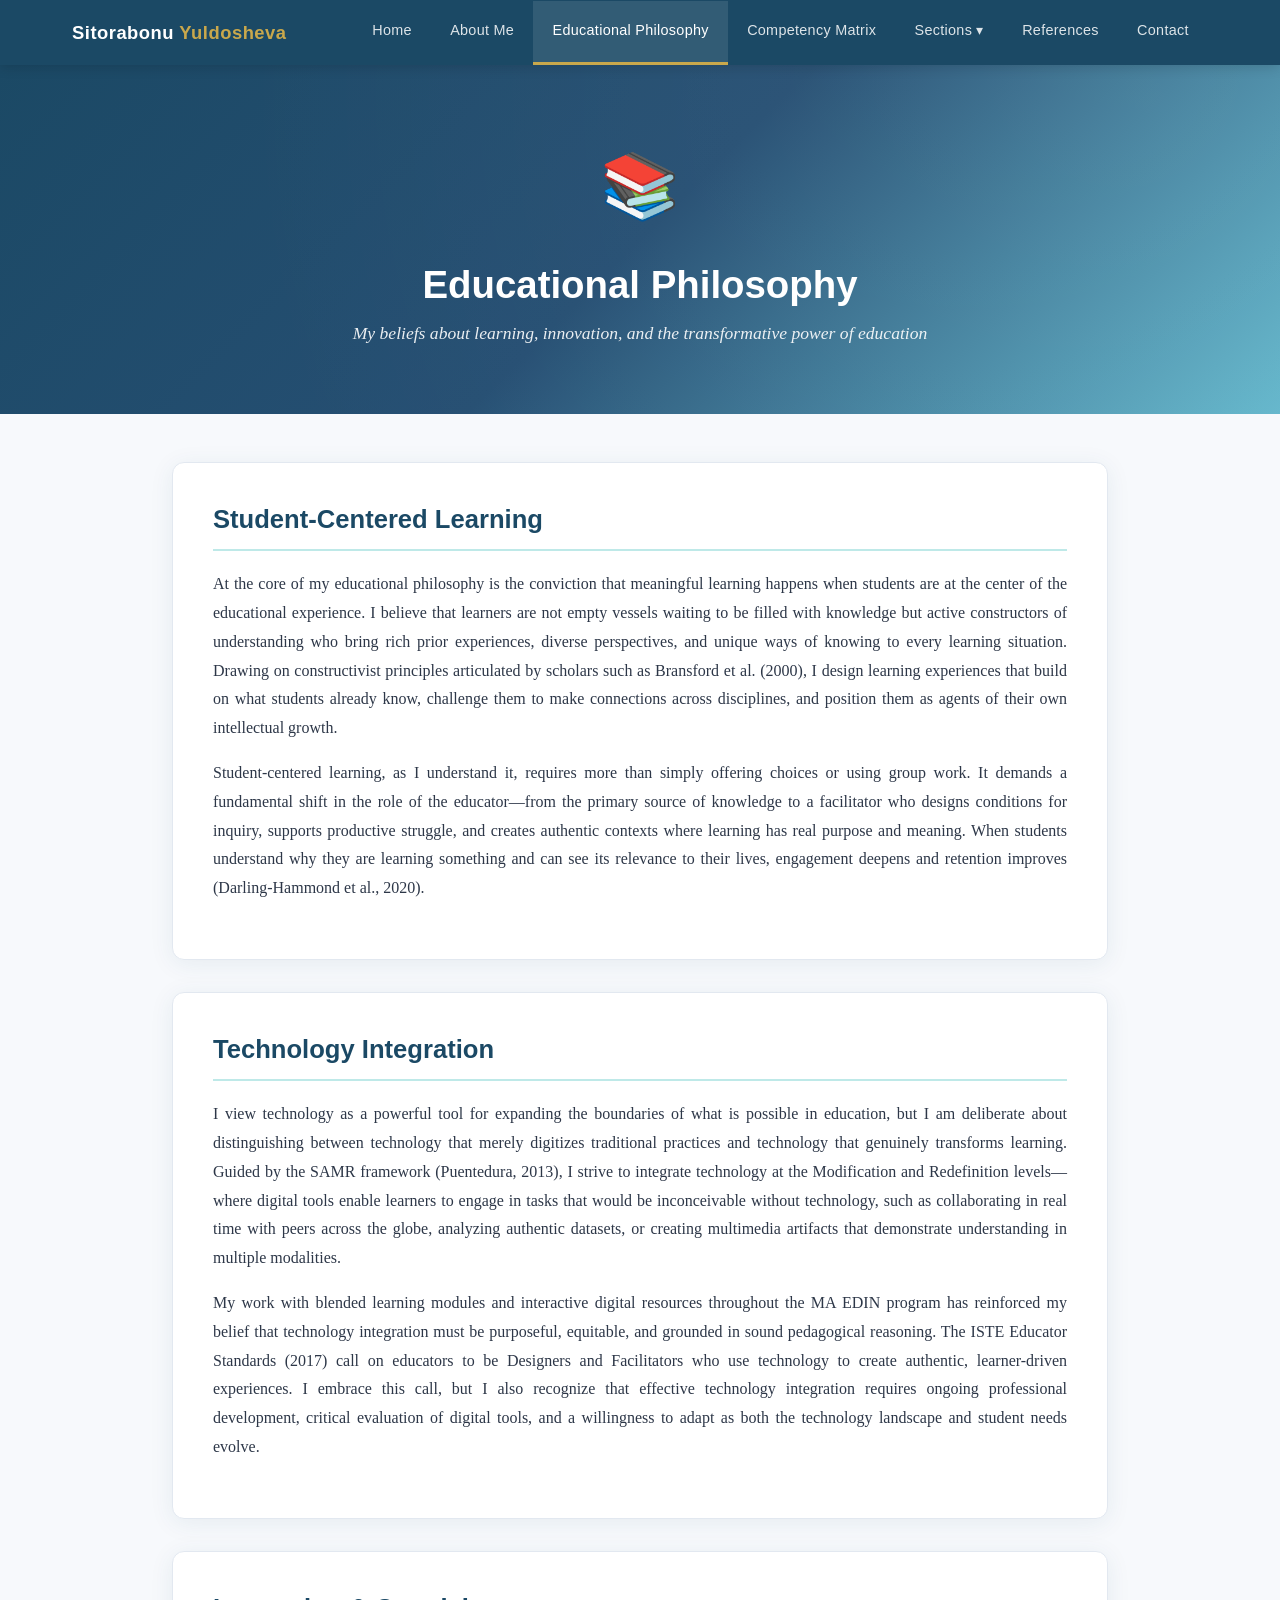
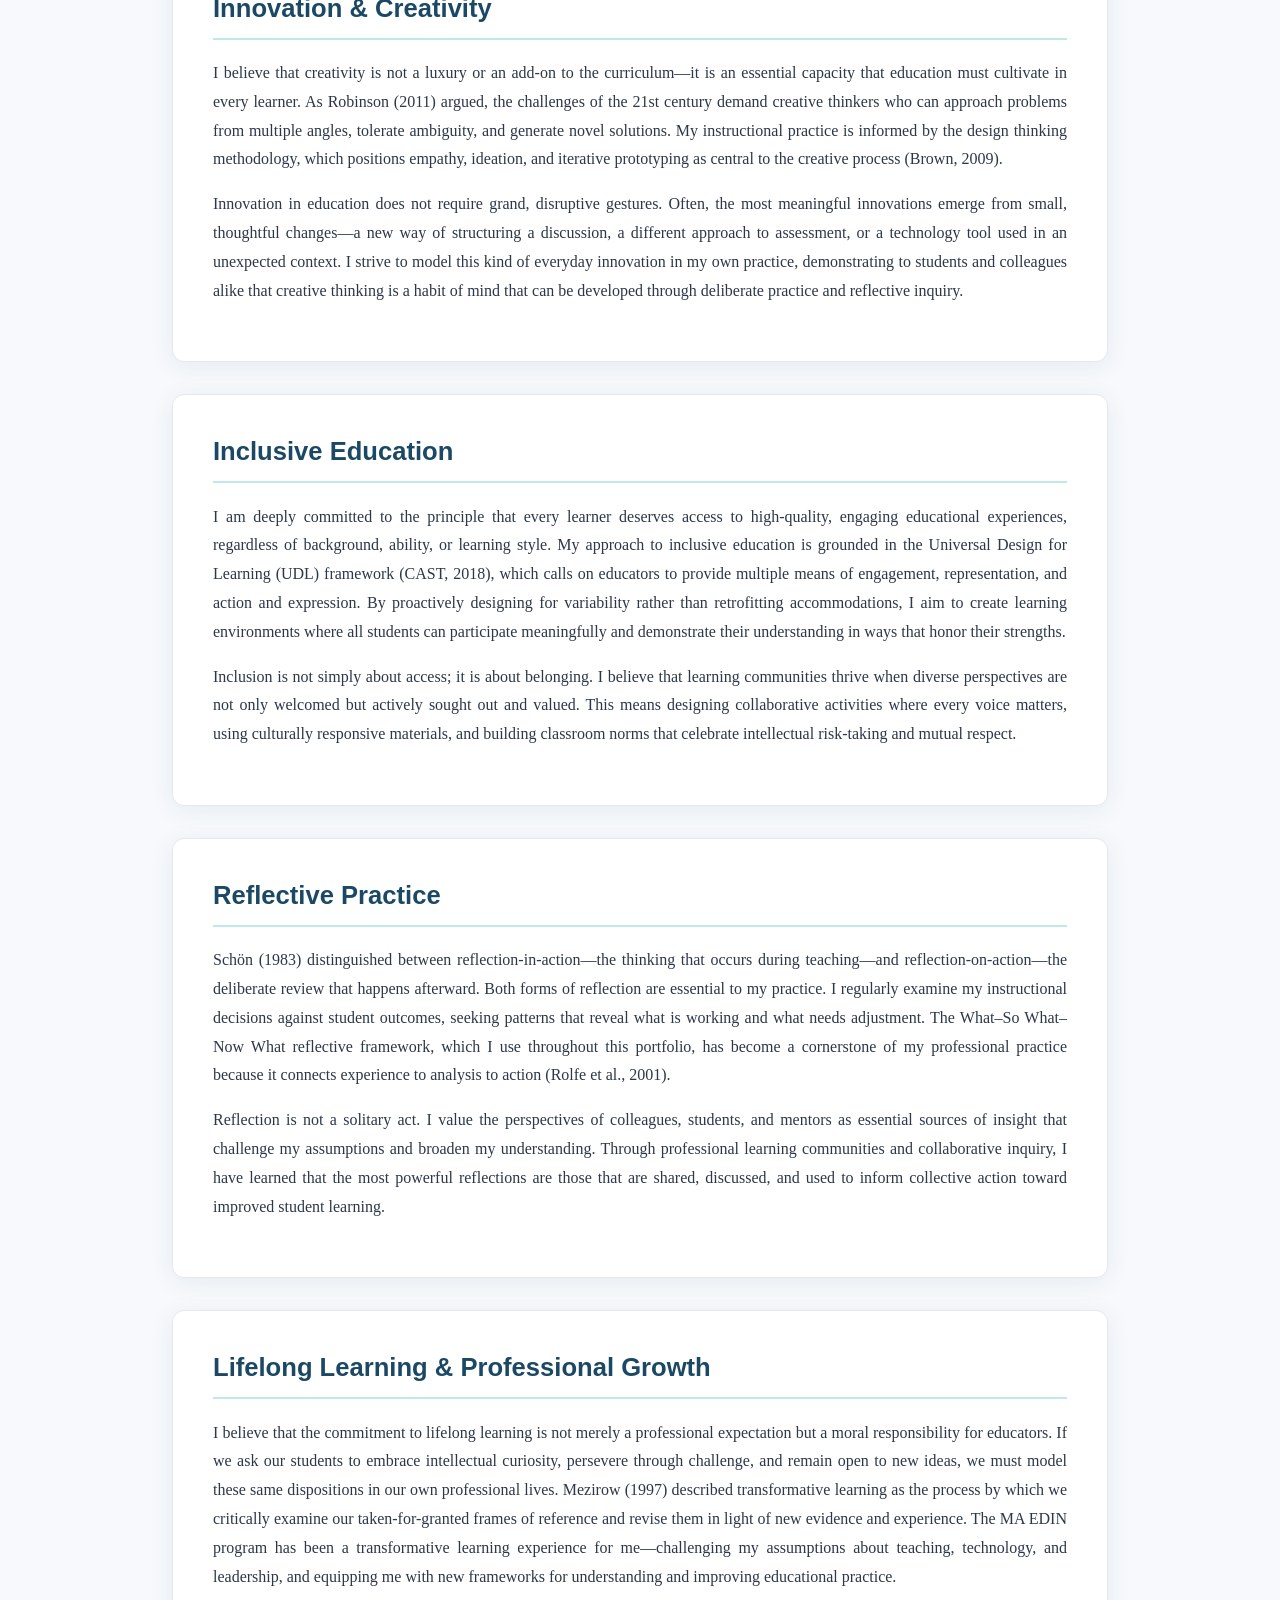
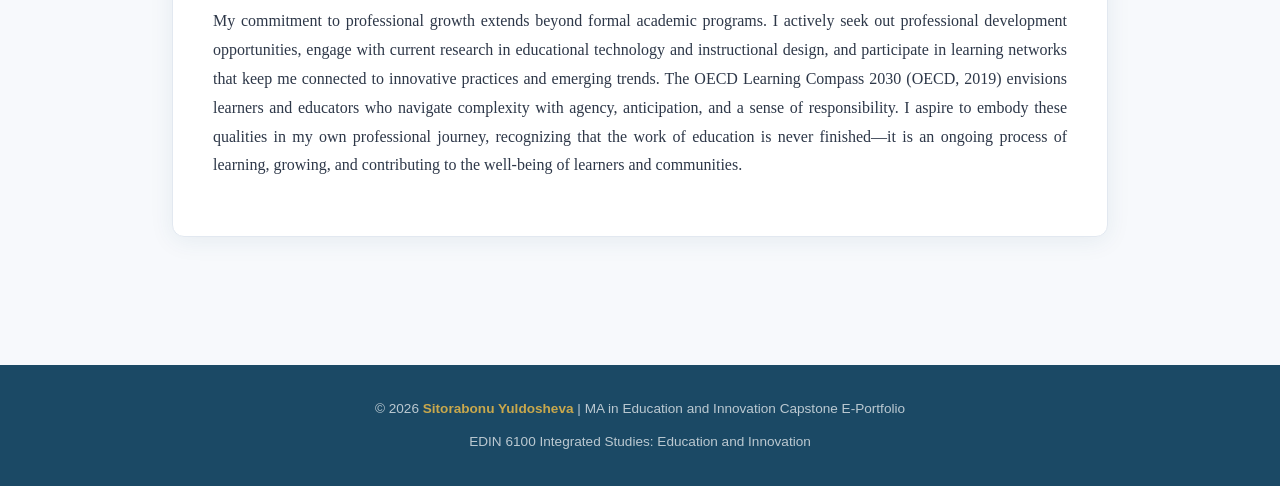
<file: philosophy.html>
<!DOCTYPE html>
<html lang="en">
<head>
  <meta charset="UTF-8">
  <meta name="viewport" content="width=device-width, initial-scale=1.0">
  <title>Educational Philosophy | Sitorabonu Yuldosheva | MA EDIN Capstone</title>
  <link rel="stylesheet" href="css/style.css">
</head>
<body>

  <!-- Navigation -->
  <nav class="navbar">
    <div class="nav-container">
      <div class="nav-brand">Sitorabonu <span>Yuldosheva</span></div>
      <button class="nav-toggle" onclick="document.querySelector('.nav-links').classList.toggle('open')">&#9776;</button>
      <ul class="nav-links">
        <li><a href="index.html">Home</a></li>
        <li><a href="about.html">About Me</a></li>
        <li><a href="philosophy.html" class="active">Educational Philosophy</a></li>
        <li><a href="matrix.html">Competency Matrix</a></li>
        <li class="dropdown">
          <a href="#">Sections &#9662;</a>
          <div class="dropdown-menu">
            <a href="section1-artifact1.html">Section 1: Creativity &amp; Innovation</a>
            <a href="section2-artifact1.html">Section 2: Instructional Methods &amp; Tech</a>
            <a href="section3.html">Section 3: Team Leaders &amp; Facilitators</a>
            <a href="section4.html">Section 4: Lifelong Learning</a>
            <a href="section5.html">Section 5: Digital Badge Notebook</a>
          </div>
        </li>
        <li><a href="references.html">References</a></li>
        <li><a href="contact.html">Contact</a></li>
      </ul>
    </div>
  </nav>

  <!-- Page Header -->
  <div class="section-hero">
    <div class="hero-icon">&#128218;</div>
    <h1>Educational Philosophy</h1>
    <p class="hero-subtitle">My beliefs about learning, innovation, and the transformative power of education</p>
  </div>

  <!-- Main Content -->
  <main class="container">

    <!-- Student-Centered Learning -->
    <div class="content-card animate-in delay-1">
      <h2>Student-Centered Learning</h2>
      <p>At the core of my educational philosophy is the conviction that meaningful learning happens when students are at the center of the educational experience. I believe that learners are not empty vessels waiting to be filled with knowledge but active constructors of understanding who bring rich prior experiences, diverse perspectives, and unique ways of knowing to every learning situation. Drawing on constructivist principles articulated by scholars such as Bransford et al. (2000), I design learning experiences that build on what students already know, challenge them to make connections across disciplines, and position them as agents of their own intellectual growth.</p>
      <p>Student-centered learning, as I understand it, requires more than simply offering choices or using group work. It demands a fundamental shift in the role of the educator&mdash;from the primary source of knowledge to a facilitator who designs conditions for inquiry, supports productive struggle, and creates authentic contexts where learning has real purpose and meaning. When students understand why they are learning something and can see its relevance to their lives, engagement deepens and retention improves (Darling-Hammond et al., 2020).</p>
    </div>

    <!-- Technology Integration -->
    <div class="content-card animate-in delay-2">
      <h2>Technology Integration</h2>
      <p>I view technology as a powerful tool for expanding the boundaries of what is possible in education, but I am deliberate about distinguishing between technology that merely digitizes traditional practices and technology that genuinely transforms learning. Guided by the SAMR framework (Puentedura, 2013), I strive to integrate technology at the Modification and Redefinition levels&mdash;where digital tools enable learners to engage in tasks that would be inconceivable without technology, such as collaborating in real time with peers across the globe, analyzing authentic datasets, or creating multimedia artifacts that demonstrate understanding in multiple modalities.</p>
      <p>My work with blended learning modules and interactive digital resources throughout the MA EDIN program has reinforced my belief that technology integration must be purposeful, equitable, and grounded in sound pedagogical reasoning. The ISTE Educator Standards (2017) call on educators to be Designers and Facilitators who use technology to create authentic, learner-driven experiences. I embrace this call, but I also recognize that effective technology integration requires ongoing professional development, critical evaluation of digital tools, and a willingness to adapt as both the technology landscape and student needs evolve.</p>
    </div>

    <!-- Innovation & Creativity -->
    <div class="content-card animate-in delay-3">
      <h2>Innovation &amp; Creativity</h2>
      <p>I believe that creativity is not a luxury or an add-on to the curriculum&mdash;it is an essential capacity that education must cultivate in every learner. As Robinson (2011) argued, the challenges of the 21st century demand creative thinkers who can approach problems from multiple angles, tolerate ambiguity, and generate novel solutions. My instructional practice is informed by the design thinking methodology, which positions empathy, ideation, and iterative prototyping as central to the creative process (Brown, 2009).</p>
      <p>Innovation in education does not require grand, disruptive gestures. Often, the most meaningful innovations emerge from small, thoughtful changes&mdash;a new way of structuring a discussion, a different approach to assessment, or a technology tool used in an unexpected context. I strive to model this kind of everyday innovation in my own practice, demonstrating to students and colleagues alike that creative thinking is a habit of mind that can be developed through deliberate practice and reflective inquiry.</p>
    </div>

    <!-- Inclusive Education -->
    <div class="content-card animate-in delay-4">
      <h2>Inclusive Education</h2>
      <p>I am deeply committed to the principle that every learner deserves access to high-quality, engaging educational experiences, regardless of background, ability, or learning style. My approach to inclusive education is grounded in the Universal Design for Learning (UDL) framework (CAST, 2018), which calls on educators to provide multiple means of engagement, representation, and action and expression. By proactively designing for variability rather than retrofitting accommodations, I aim to create learning environments where all students can participate meaningfully and demonstrate their understanding in ways that honor their strengths.</p>
      <p>Inclusion is not simply about access; it is about belonging. I believe that learning communities thrive when diverse perspectives are not only welcomed but actively sought out and valued. This means designing collaborative activities where every voice matters, using culturally responsive materials, and building classroom norms that celebrate intellectual risk-taking and mutual respect.</p>
    </div>

    <!-- Reflective Practice -->
    <div class="content-card animate-in delay-5">
      <h2>Reflective Practice</h2>
      <p>Sch&ouml;n (1983) distinguished between reflection-in-action&mdash;the thinking that occurs during teaching&mdash;and reflection-on-action&mdash;the deliberate review that happens afterward. Both forms of reflection are essential to my practice. I regularly examine my instructional decisions against student outcomes, seeking patterns that reveal what is working and what needs adjustment. The What&ndash;So What&ndash;Now What reflective framework, which I use throughout this portfolio, has become a cornerstone of my professional practice because it connects experience to analysis to action (Rolfe et al., 2001).</p>
      <p>Reflection is not a solitary act. I value the perspectives of colleagues, students, and mentors as essential sources of insight that challenge my assumptions and broaden my understanding. Through professional learning communities and collaborative inquiry, I have learned that the most powerful reflections are those that are shared, discussed, and used to inform collective action toward improved student learning.</p>
    </div>

    <!-- Lifelong Learning & Professional Growth -->
    <div class="content-card animate-in">
      <h2>Lifelong Learning &amp; Professional Growth</h2>
      <p>I believe that the commitment to lifelong learning is not merely a professional expectation but a moral responsibility for educators. If we ask our students to embrace intellectual curiosity, persevere through challenge, and remain open to new ideas, we must model these same dispositions in our own professional lives. Mezirow (1997) described transformative learning as the process by which we critically examine our taken-for-granted frames of reference and revise them in light of new evidence and experience. The MA EDIN program has been a transformative learning experience for me&mdash;challenging my assumptions about teaching, technology, and leadership, and equipping me with new frameworks for understanding and improving educational practice.</p>
      <p>My commitment to professional growth extends beyond formal academic programs. I actively seek out professional development opportunities, engage with current research in educational technology and instructional design, and participate in learning networks that keep me connected to innovative practices and emerging trends. The OECD Learning Compass 2030 (OECD, 2019) envisions learners and educators who navigate complexity with agency, anticipation, and a sense of responsibility. I aspire to embody these qualities in my own professional journey, recognizing that the work of education is never finished&mdash;it is an ongoing process of learning, growing, and contributing to the well-being of learners and communities.</p>
    </div>

  </main>

  <!-- Footer -->
  <footer class="footer">
    <p>&copy; 2026 <strong>Sitorabonu Yuldosheva</strong> | MA in Education and Innovation Capstone E-Portfolio</p>
    <p style="margin-top: 0.5rem;">EDIN 6100 Integrated Studies: Education and Innovation</p>
  </footer>

</body>
</html>
</file>
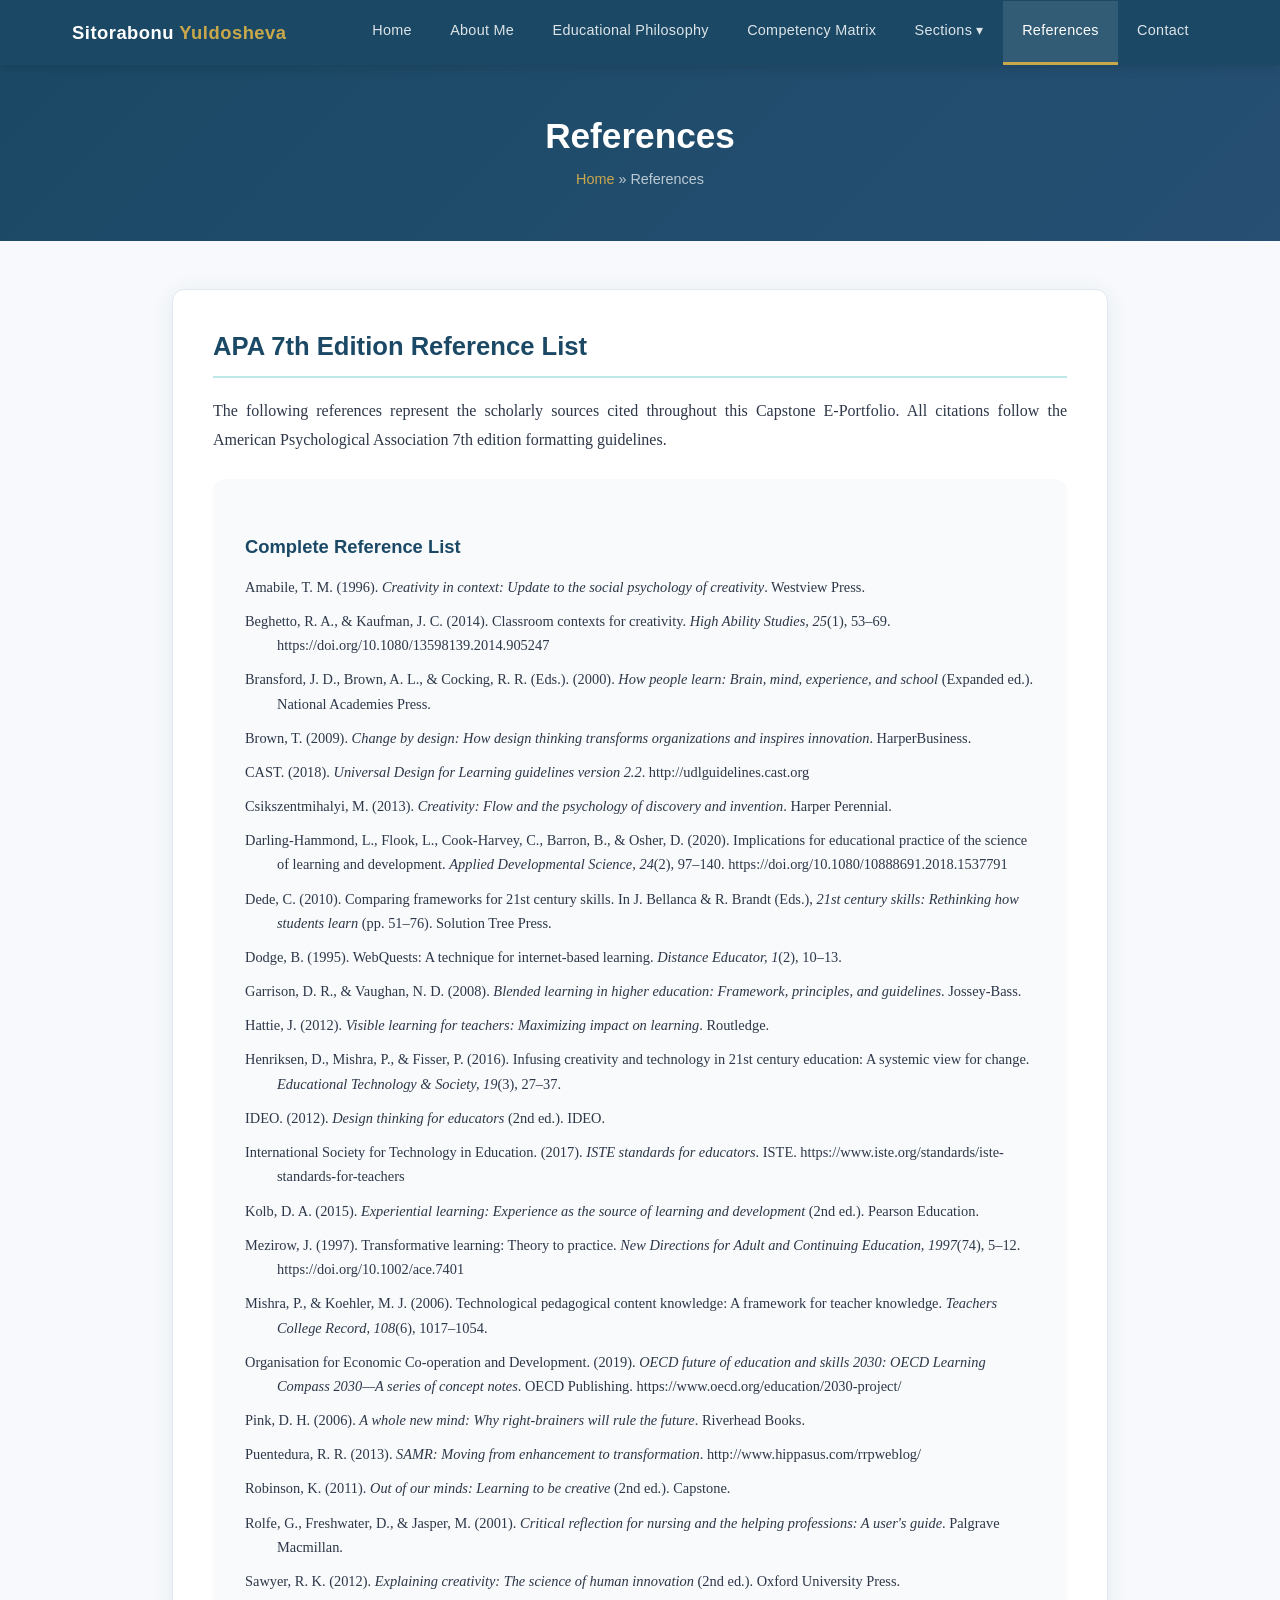
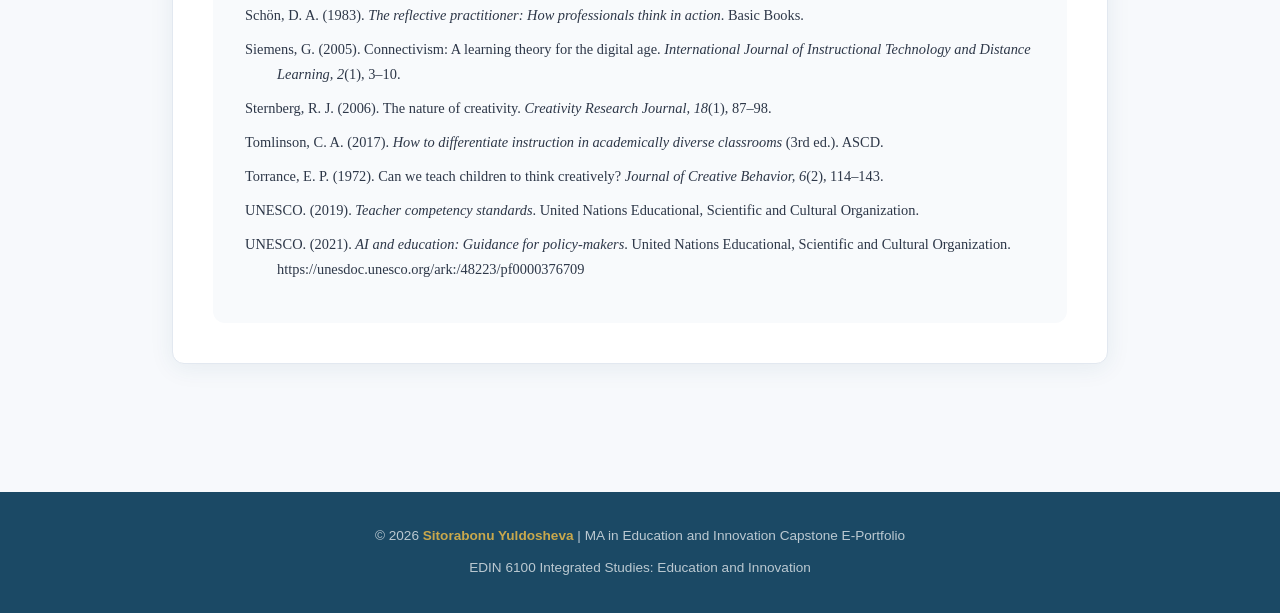
<file: references.html>
<!DOCTYPE html>
<html lang="en">
<head>
  <meta charset="UTF-8">
  <meta name="viewport" content="width=device-width, initial-scale=1.0">
  <title>References | Sitorabonu Yuldosheva | MA EDIN Capstone</title>
  <link rel="stylesheet" href="css/style.css">
</head>
<body>

  <!-- Navigation -->
  <nav class="navbar">
    <div class="nav-container">
      <div class="nav-brand">Sitorabonu <span>Yuldosheva</span></div>
      <button class="nav-toggle" onclick="document.querySelector('.nav-links').classList.toggle('open')">&#9776;</button>
      <ul class="nav-links">
        <li><a href="index.html">Home</a></li>
        <li><a href="about.html">About Me</a></li>
        <li><a href="philosophy.html">Educational Philosophy</a></li>
        <li><a href="matrix.html">Competency Matrix</a></li>
        <li class="dropdown">
          <a href="#">Sections &#9662;</a>
          <div class="dropdown-menu">
            <a href="section1-artifact1.html">Section 1: Creativity &amp; Innovation</a>
            <a href="section2-artifact1.html">Section 2: Instructional Methods &amp; Tech</a>
            <a href="section3.html">Section 3: Team Leaders &amp; Facilitators</a>
            <a href="section4.html">Section 4: Lifelong Learning</a>
            <a href="section5.html">Section 5: Digital Badge Notebook</a>
          </div>
        </li>
        <li><a href="references.html" class="active">References</a></li>
        <li><a href="contact.html">Contact</a></li>
      </ul>
    </div>
  </nav>

  <!-- Page Header -->
  <div class="page-header">
    <h1>References</h1>
    <p class="breadcrumb"><a href="index.html">Home</a> &raquo; References</p>
  </div>

  <!-- Main Content -->
  <main class="container">

    <div class="content-card">
      <h2>APA 7th Edition Reference List</h2>
      <p>The following references represent the scholarly sources cited throughout this Capstone E-Portfolio. All citations follow the American Psychological Association 7th edition formatting guidelines.</p>

      <div class="references" style="margin-top: 1.5rem;">
        <h3>Complete Reference List</h3>

        <p>Amabile, T. M. (1996). <em>Creativity in context: Update to the social psychology of creativity</em>. Westview Press.</p>

        <p>Beghetto, R. A., &amp; Kaufman, J. C. (2014). Classroom contexts for creativity. <em>High Ability Studies, 25</em>(1), 53&ndash;69. https://doi.org/10.1080/13598139.2014.905247</p>

        <p>Bransford, J. D., Brown, A. L., &amp; Cocking, R. R. (Eds.). (2000). <em>How people learn: Brain, mind, experience, and school</em> (Expanded ed.). National Academies Press.</p>

        <p>Brown, T. (2009). <em>Change by design: How design thinking transforms organizations and inspires innovation</em>. HarperBusiness.</p>

        <p>CAST. (2018). <em>Universal Design for Learning guidelines version 2.2</em>. http://udlguidelines.cast.org</p>

        <p>Csikszentmihalyi, M. (2013). <em>Creativity: Flow and the psychology of discovery and invention</em>. Harper Perennial.</p>

        <p>Darling-Hammond, L., Flook, L., Cook-Harvey, C., Barron, B., &amp; Osher, D. (2020). Implications for educational practice of the science of learning and development. <em>Applied Developmental Science, 24</em>(2), 97&ndash;140. https://doi.org/10.1080/10888691.2018.1537791</p>

        <p>Dede, C. (2010). Comparing frameworks for 21st century skills. In J. Bellanca &amp; R. Brandt (Eds.), <em>21st century skills: Rethinking how students learn</em> (pp. 51&ndash;76). Solution Tree Press.</p>

        <p>Dodge, B. (1995). WebQuests: A technique for internet-based learning. <em>Distance Educator, 1</em>(2), 10&ndash;13.</p>

        <p>Garrison, D. R., &amp; Vaughan, N. D. (2008). <em>Blended learning in higher education: Framework, principles, and guidelines</em>. Jossey-Bass.</p>

        <p>Hattie, J. (2012). <em>Visible learning for teachers: Maximizing impact on learning</em>. Routledge.</p>

        <p>Henriksen, D., Mishra, P., &amp; Fisser, P. (2016). Infusing creativity and technology in 21st century education: A systemic view for change. <em>Educational Technology &amp; Society, 19</em>(3), 27&ndash;37.</p>

        <p>IDEO. (2012). <em>Design thinking for educators</em> (2nd ed.). IDEO.</p>

        <p>International Society for Technology in Education. (2017). <em>ISTE standards for educators</em>. ISTE. https://www.iste.org/standards/iste-standards-for-teachers</p>

        <p>Kolb, D. A. (2015). <em>Experiential learning: Experience as the source of learning and development</em> (2nd ed.). Pearson Education.</p>

        <p>Mezirow, J. (1997). Transformative learning: Theory to practice. <em>New Directions for Adult and Continuing Education, 1997</em>(74), 5&ndash;12. https://doi.org/10.1002/ace.7401</p>

        <p>Mishra, P., &amp; Koehler, M. J. (2006). Technological pedagogical content knowledge: A framework for teacher knowledge. <em>Teachers College Record, 108</em>(6), 1017&ndash;1054.</p>

        <p>Organisation for Economic Co-operation and Development. (2019). <em>OECD future of education and skills 2030: OECD Learning Compass 2030&mdash;A series of concept notes</em>. OECD Publishing. https://www.oecd.org/education/2030-project/</p>

        <p>Pink, D. H. (2006). <em>A whole new mind: Why right-brainers will rule the future</em>. Riverhead Books.</p>

        <p>Puentedura, R. R. (2013). <em>SAMR: Moving from enhancement to transformation</em>. http://www.hippasus.com/rrpweblog/</p>

        <p>Robinson, K. (2011). <em>Out of our minds: Learning to be creative</em> (2nd ed.). Capstone.</p>

        <p>Rolfe, G., Freshwater, D., &amp; Jasper, M. (2001). <em>Critical reflection for nursing and the helping professions: A user's guide</em>. Palgrave Macmillan.</p>

        <p>Sawyer, R. K. (2012). <em>Explaining creativity: The science of human innovation</em> (2nd ed.). Oxford University Press.</p>

        <p>Sch&ouml;n, D. A. (1983). <em>The reflective practitioner: How professionals think in action</em>. Basic Books.</p>

        <p>Siemens, G. (2005). Connectivism: A learning theory for the digital age. <em>International Journal of Instructional Technology and Distance Learning, 2</em>(1), 3&ndash;10.</p>

        <p>Sternberg, R. J. (2006). The nature of creativity. <em>Creativity Research Journal, 18</em>(1), 87&ndash;98.</p>

        <p>Tomlinson, C. A. (2017). <em>How to differentiate instruction in academically diverse classrooms</em> (3rd ed.). ASCD.</p>

        <p>Torrance, E. P. (1972). Can we teach children to think creatively? <em>Journal of Creative Behavior, 6</em>(2), 114&ndash;143.</p>

        <p>UNESCO. (2019). <em>Teacher competency standards</em>. United Nations Educational, Scientific and Cultural Organization.</p>

        <p>UNESCO. (2021). <em>AI and education: Guidance for policy-makers</em>. United Nations Educational, Scientific and Cultural Organization. https://unesdoc.unesco.org/ark:/48223/pf0000376709</p>
      </div>
    </div>

  </main>

  <!-- Footer -->
  <footer class="footer">
    <p>&copy; 2026 <strong>Sitorabonu Yuldosheva</strong> | MA in Education and Innovation Capstone E-Portfolio</p>
    <p style="margin-top: 0.5rem;">EDIN 6100 Integrated Studies: Education and Innovation</p>
  </footer>

</body>
</html>
</file>
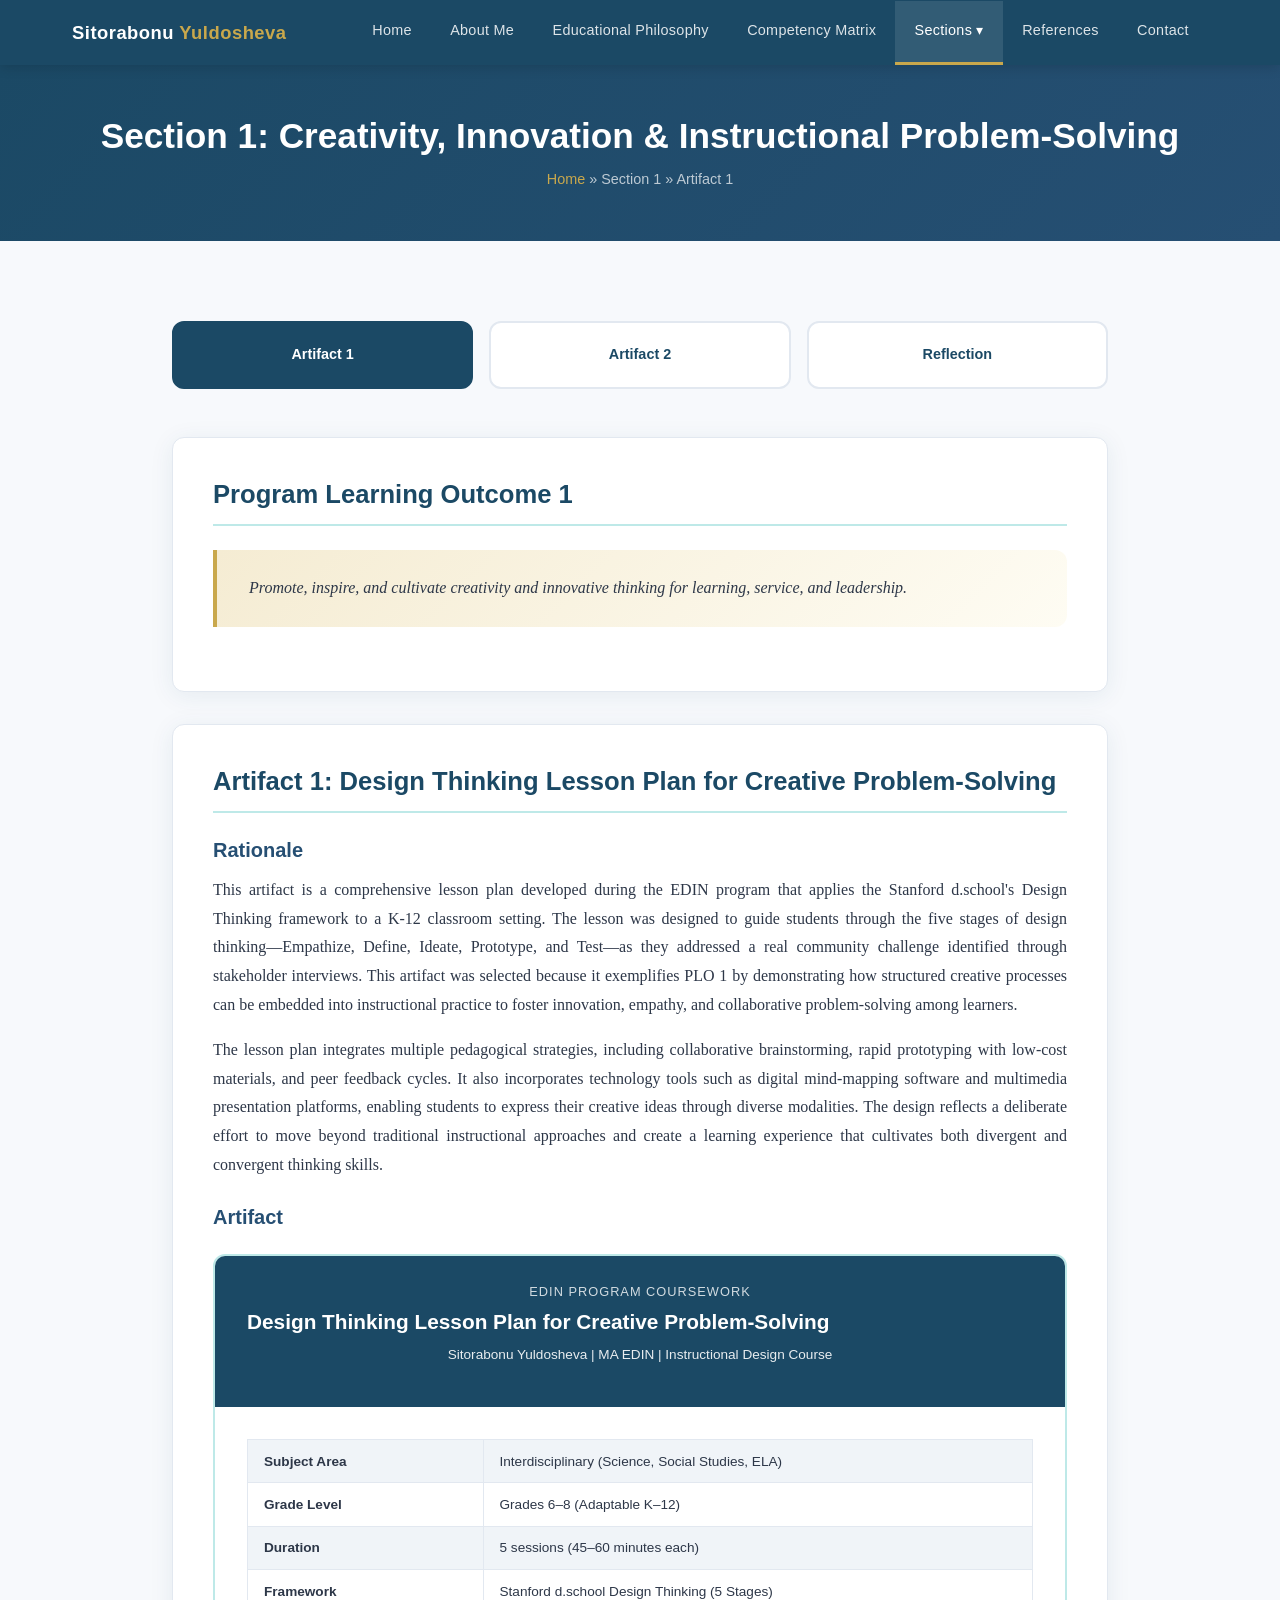
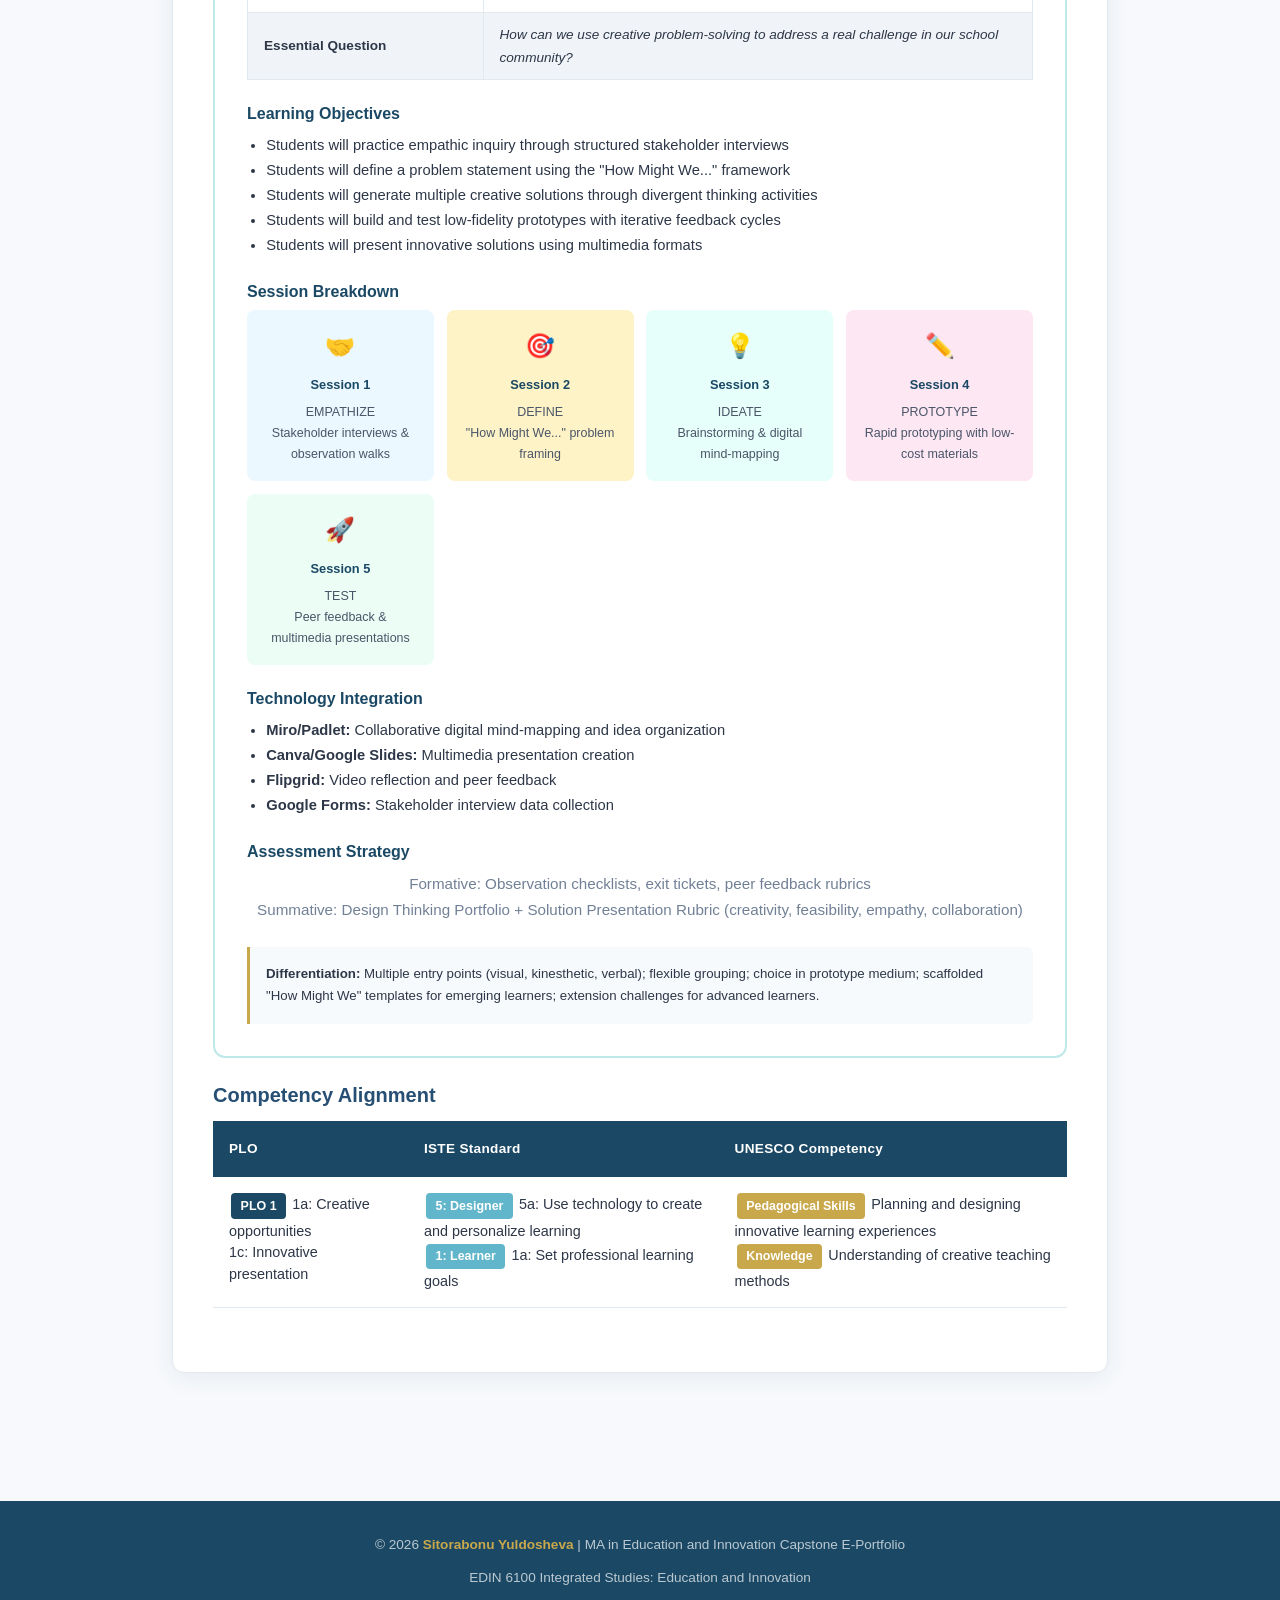
<file: section1-artifact1.html>
<!DOCTYPE html>
<html lang="en">
<head>
  <meta charset="UTF-8">
  <meta name="viewport" content="width=device-width, initial-scale=1.0">
  <title>Section 1 - Artifact 1 | Sitorabonu Yuldosheva</title>
  <link rel="stylesheet" href="css/style.css">
</head>
<body>

  <!-- Navigation -->
  <nav class="navbar">
    <div class="nav-container">
      <div class="nav-brand">Sitorabonu <span>Yuldosheva</span></div>
      <button class="nav-toggle" onclick="document.querySelector('.nav-links').classList.toggle('open')">&#9776;</button>
      <ul class="nav-links">
        <li><a href="index.html">Home</a></li>
        <li><a href="about.html">About Me</a></li>
        <li><a href="philosophy.html">Educational Philosophy</a></li>
        <li><a href="matrix.html">Competency Matrix</a></li>
        <li class="dropdown">
          <a href="#" class="active">Sections &#9662;</a>
          <div class="dropdown-menu">
            <a href="section1-artifact1.html" style="background:rgba(255,255,255,0.1);">Section 1: Creativity &amp; Innovation</a>
            <a href="section2-artifact1.html">Section 2: Instructional Methods &amp; Tech</a>
            <a href="section3.html">Section 3: Team Leaders &amp; Facilitators</a>
            <a href="section4.html">Section 4: Lifelong Learning</a>
            <a href="section5.html">Section 5: Digital Badge Notebook</a>
          </div>
        </li>
        <li><a href="references.html">References</a></li>
        <li><a href="contact.html">Contact</a></li>
      </ul>
    </div>
  </nav>

  <!-- Page Header -->
  <div class="page-header">
    <h1>Section 1: Creativity, Innovation &amp; Instructional Problem-Solving</h1>
    <p class="breadcrumb"><a href="index.html">Home</a> &raquo; Section 1 &raquo; Artifact 1</p>
  </div>

  <!-- Section Navigation -->
  <div class="container" style="padding-bottom: 0;">
    <div class="section-nav">
      <a href="section1-artifact1.html" class="active">Artifact 1</a>
      <a href="section1-artifact2.html">Artifact 2</a>
      <a href="section1-reflection.html">Reflection</a>
    </div>
  </div>

  <!-- Main Content -->
  <main class="container" style="padding-top: 1rem;">

    <!-- PLO Alignment -->
    <div class="content-card">
      <h2>Program Learning Outcome 1</h2>
      <div class="purpose-box">
        <p>Promote, inspire, and cultivate creativity and innovative thinking for learning, service, and leadership.</p>
      </div>
    </div>

    <!-- Artifact 1 -->
    <div class="content-card">
      <h2>Artifact 1: Design Thinking Lesson Plan for Creative Problem-Solving</h2>

      <h3>Rationale</h3>
      <p>This artifact is a comprehensive lesson plan developed during the EDIN program that applies the Stanford d.school's Design Thinking framework to a K-12 classroom setting. The lesson was designed to guide students through the five stages of design thinking&mdash;Empathize, Define, Ideate, Prototype, and Test&mdash;as they addressed a real community challenge identified through stakeholder interviews. This artifact was selected because it exemplifies PLO 1 by demonstrating how structured creative processes can be embedded into instructional practice to foster innovation, empathy, and collaborative problem-solving among learners.</p>
      <p>The lesson plan integrates multiple pedagogical strategies, including collaborative brainstorming, rapid prototyping with low-cost materials, and peer feedback cycles. It also incorporates technology tools such as digital mind-mapping software and multimedia presentation platforms, enabling students to express their creative ideas through diverse modalities. The design reflects a deliberate effort to move beyond traditional instructional approaches and create a learning experience that cultivates both divergent and convergent thinking skills.</p>

      <h3>Artifact</h3>
      <div class="artifact-embed has-content" style="padding: 0; overflow: hidden;">
        <div style="width:100%; background: var(--primary); color: #fff; padding: 1.5rem 2rem; text-align: left;">
          <p style="font-size: 0.8rem; text-transform: uppercase; letter-spacing: 1px; margin-bottom: 0.3rem; opacity: 0.8; color: #fff;">EDIN Program Coursework</p>
          <h4 style="font-size: 1.3rem; margin: 0; color: #fff; font-family: 'Segoe UI', sans-serif;">Design Thinking Lesson Plan for Creative Problem-Solving</h4>
          <p style="font-size: 0.85rem; margin-top: 0.5rem; opacity: 0.9; color: #fff;">Sitorabonu Yuldosheva | MA EDIN | Instructional Design Course</p>
        </div>
        <div style="padding: 2rem; text-align: left; font-family: 'Segoe UI', sans-serif; font-size: 0.92rem; line-height: 1.7;">
          <table style="width: 100%; border-collapse: collapse; margin-bottom: 1.5rem; font-size: 0.85rem;">
            <tr style="background: #f0f4f8;">
              <td style="padding: 0.6rem 1rem; border: 1px solid #e2e8f0; font-weight: 600; width: 30%;">Subject Area</td>
              <td style="padding: 0.6rem 1rem; border: 1px solid #e2e8f0;">Interdisciplinary (Science, Social Studies, ELA)</td>
            </tr>
            <tr>
              <td style="padding: 0.6rem 1rem; border: 1px solid #e2e8f0; font-weight: 600;">Grade Level</td>
              <td style="padding: 0.6rem 1rem; border: 1px solid #e2e8f0;">Grades 6&ndash;8 (Adaptable K&ndash;12)</td>
            </tr>
            <tr style="background: #f0f4f8;">
              <td style="padding: 0.6rem 1rem; border: 1px solid #e2e8f0; font-weight: 600;">Duration</td>
              <td style="padding: 0.6rem 1rem; border: 1px solid #e2e8f0;">5 sessions (45&ndash;60 minutes each)</td>
            </tr>
            <tr>
              <td style="padding: 0.6rem 1rem; border: 1px solid #e2e8f0; font-weight: 600;">Framework</td>
              <td style="padding: 0.6rem 1rem; border: 1px solid #e2e8f0;">Stanford d.school Design Thinking (5 Stages)</td>
            </tr>
            <tr style="background: #f0f4f8;">
              <td style="padding: 0.6rem 1rem; border: 1px solid #e2e8f0; font-weight: 600;">Essential Question</td>
              <td style="padding: 0.6rem 1rem; border: 1px solid #e2e8f0;"><em>How can we use creative problem-solving to address a real challenge in our school community?</em></td>
            </tr>
          </table>

          <h5 style="color: var(--primary); margin-bottom: 0.5rem; font-size: 1rem;">Learning Objectives</h5>
          <ul style="padding-left: 1.2rem; margin-bottom: 1.5rem;">
            <li>Students will practice empathic inquiry through structured stakeholder interviews</li>
            <li>Students will define a problem statement using the "How Might We..." framework</li>
            <li>Students will generate multiple creative solutions through divergent thinking activities</li>
            <li>Students will build and test low-fidelity prototypes with iterative feedback cycles</li>
            <li>Students will present innovative solutions using multimedia formats</li>
          </ul>

          <h5 style="color: var(--primary); margin-bottom: 0.5rem; font-size: 1rem;">Session Breakdown</h5>
          <div style="display: grid; grid-template-columns: repeat(auto-fit, minmax(180px, 1fr)); gap: 0.8rem; margin-bottom: 1.5rem;">
            <div style="background: #ebf8ff; border-radius: 8px; padding: 1rem; text-align: center;">
              <div style="font-size: 1.5rem; margin-bottom: 0.3rem;">&#129309;</div>
              <strong style="font-size: 0.8rem; color: var(--primary);">Session 1</strong>
              <p style="font-size: 0.78rem; margin: 0.3rem 0 0; color: #4a5568;">EMPATHIZE<br>Stakeholder interviews &amp; observation walks</p>
            </div>
            <div style="background: #fef3c7; border-radius: 8px; padding: 1rem; text-align: center;">
              <div style="font-size: 1.5rem; margin-bottom: 0.3rem;">&#127919;</div>
              <strong style="font-size: 0.8rem; color: var(--primary);">Session 2</strong>
              <p style="font-size: 0.78rem; margin: 0.3rem 0 0; color: #4a5568;">DEFINE<br>"How Might We..." problem framing</p>
            </div>
            <div style="background: #e6fffa; border-radius: 8px; padding: 1rem; text-align: center;">
              <div style="font-size: 1.5rem; margin-bottom: 0.3rem;">&#128161;</div>
              <strong style="font-size: 0.8rem; color: var(--primary);">Session 3</strong>
              <p style="font-size: 0.78rem; margin: 0.3rem 0 0; color: #4a5568;">IDEATE<br>Brainstorming &amp; digital mind-mapping</p>
            </div>
            <div style="background: #fce7f3; border-radius: 8px; padding: 1rem; text-align: center;">
              <div style="font-size: 1.5rem; margin-bottom: 0.3rem;">&#9999;&#65039;</div>
              <strong style="font-size: 0.8rem; color: var(--primary);">Session 4</strong>
              <p style="font-size: 0.78rem; margin: 0.3rem 0 0; color: #4a5568;">PROTOTYPE<br>Rapid prototyping with low-cost materials</p>
            </div>
            <div style="background: #ecfdf5; border-radius: 8px; padding: 1rem; text-align: center;">
              <div style="font-size: 1.5rem; margin-bottom: 0.3rem;">&#128640;</div>
              <strong style="font-size: 0.8rem; color: var(--primary);">Session 5</strong>
              <p style="font-size: 0.78rem; margin: 0.3rem 0 0; color: #4a5568;">TEST<br>Peer feedback &amp; multimedia presentations</p>
            </div>
          </div>

          <h5 style="color: var(--primary); margin-bottom: 0.5rem; font-size: 1rem;">Technology Integration</h5>
          <ul style="padding-left: 1.2rem; margin-bottom: 1.5rem;">
            <li><strong>Miro/Padlet:</strong> Collaborative digital mind-mapping and idea organization</li>
            <li><strong>Canva/Google Slides:</strong> Multimedia presentation creation</li>
            <li><strong>Flipgrid:</strong> Video reflection and peer feedback</li>
            <li><strong>Google Forms:</strong> Stakeholder interview data collection</li>
          </ul>

          <h5 style="color: var(--primary); margin-bottom: 0.5rem; font-size: 1rem;">Assessment Strategy</h5>
          <p style="margin-bottom: 0.5rem;">Formative: Observation checklists, exit tickets, peer feedback rubrics<br>
          Summative: Design Thinking Portfolio + Solution Presentation Rubric (creativity, feasibility, empathy, collaboration)</p>

          <div style="margin-top: 1.5rem; padding: 1rem; background: #f7fafc; border-left: 3px solid var(--gold); border-radius: 0 6px 6px 0; font-size: 0.83rem;">
            <strong>Differentiation:</strong> Multiple entry points (visual, kinesthetic, verbal); flexible grouping; choice in prototype medium; scaffolded "How Might We" templates for emerging learners; extension challenges for advanced learners.
          </div>
        </div>
      </div>

      <h3>Competency Alignment</h3>
      <table class="matrix-table" style="margin-top: 0.5rem;">
        <thead>
          <tr>
            <th>PLO</th>
            <th>ISTE Standard</th>
            <th>UNESCO Competency</th>
          </tr>
        </thead>
        <tbody>
          <tr>
            <td><span class="plo-tag">PLO 1</span> 1a: Creative opportunities<br>1c: Innovative presentation</td>
            <td><span class="iste-tag">5: Designer</span> 5a: Use technology to create and personalize learning<br><span class="iste-tag">1: Learner</span> 1a: Set professional learning goals</td>
            <td><span class="un-tag">Pedagogical Skills</span> Planning and designing innovative learning experiences<br><span class="un-tag">Knowledge</span> Understanding of creative teaching methods</td>
          </tr>
        </tbody>
      </table>
    </div>

  </main>

  <!-- Footer -->
  <footer class="footer">
    <p>&copy; 2026 <strong>Sitorabonu Yuldosheva</strong> | MA in Education and Innovation Capstone E-Portfolio</p>
    <p style="margin-top: 0.5rem;">EDIN 6100 Integrated Studies: Education and Innovation</p>
  </footer>

</body>
</html>
</file>
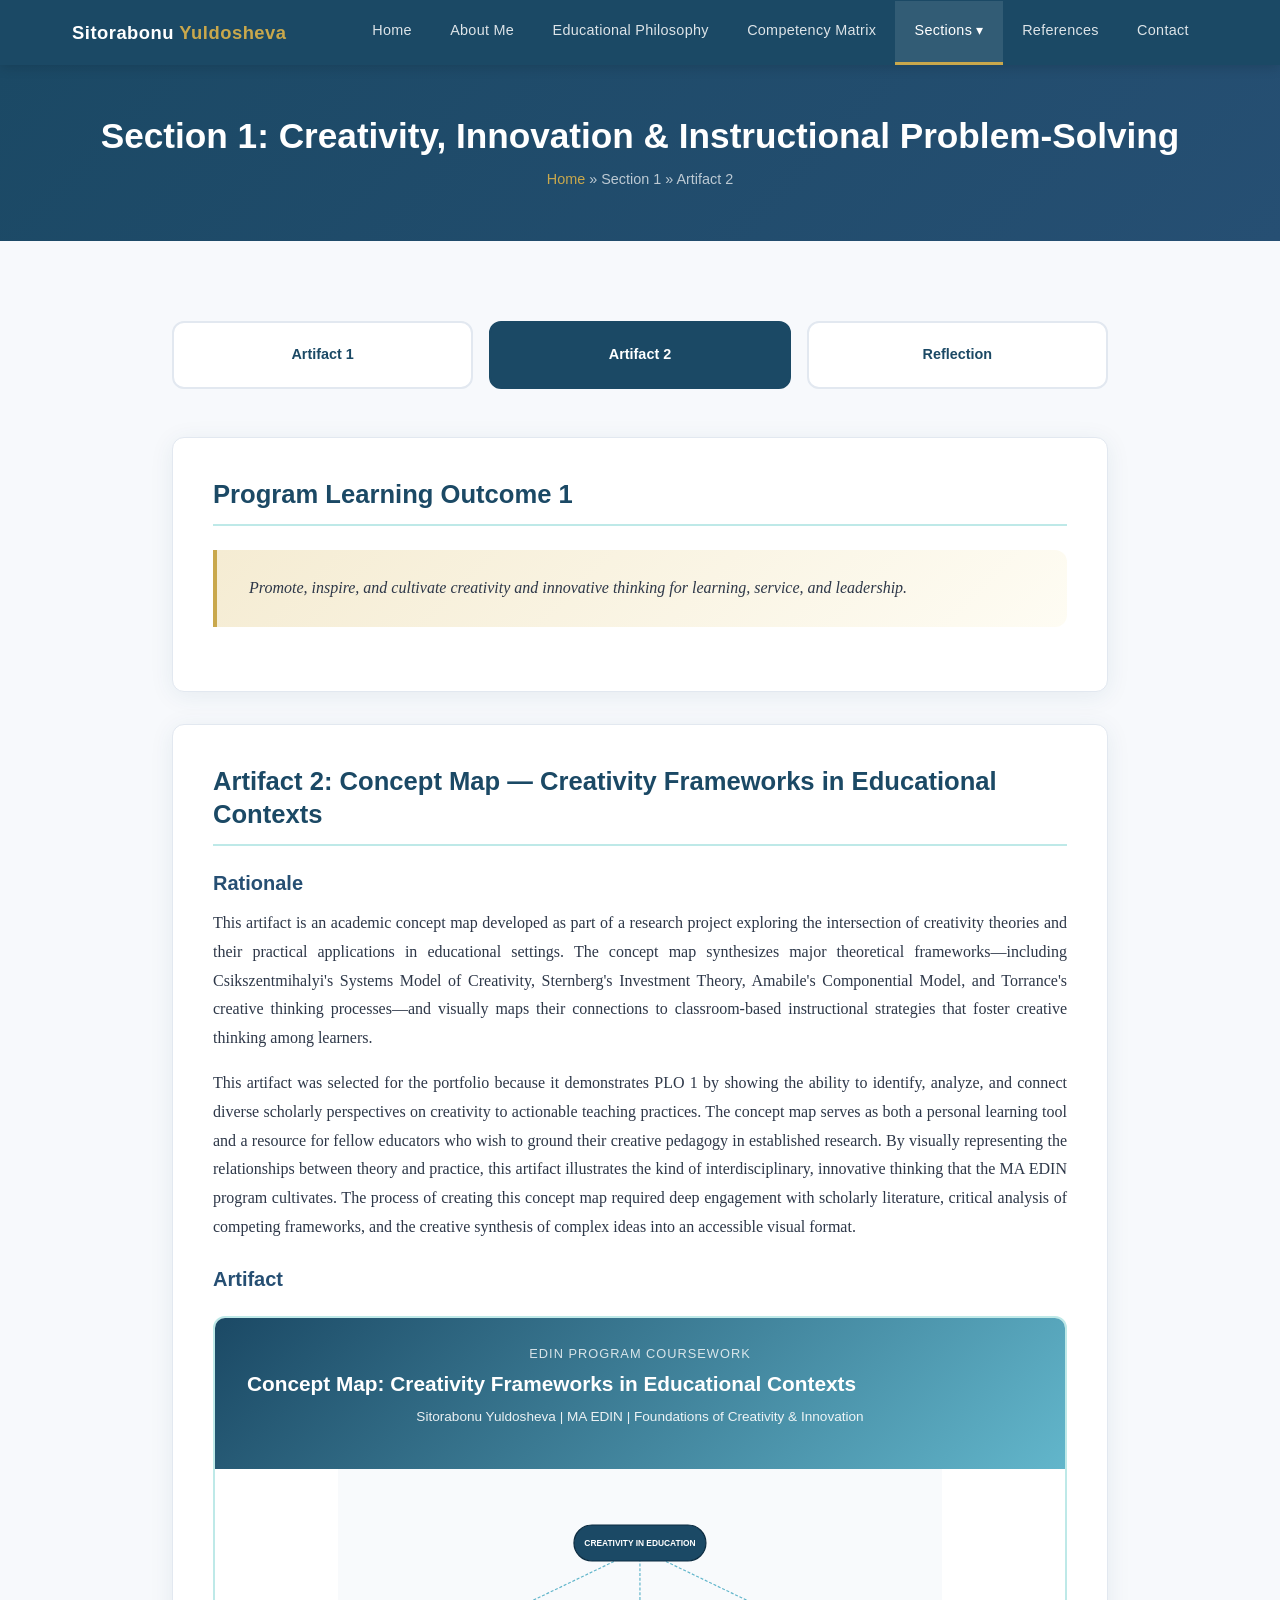
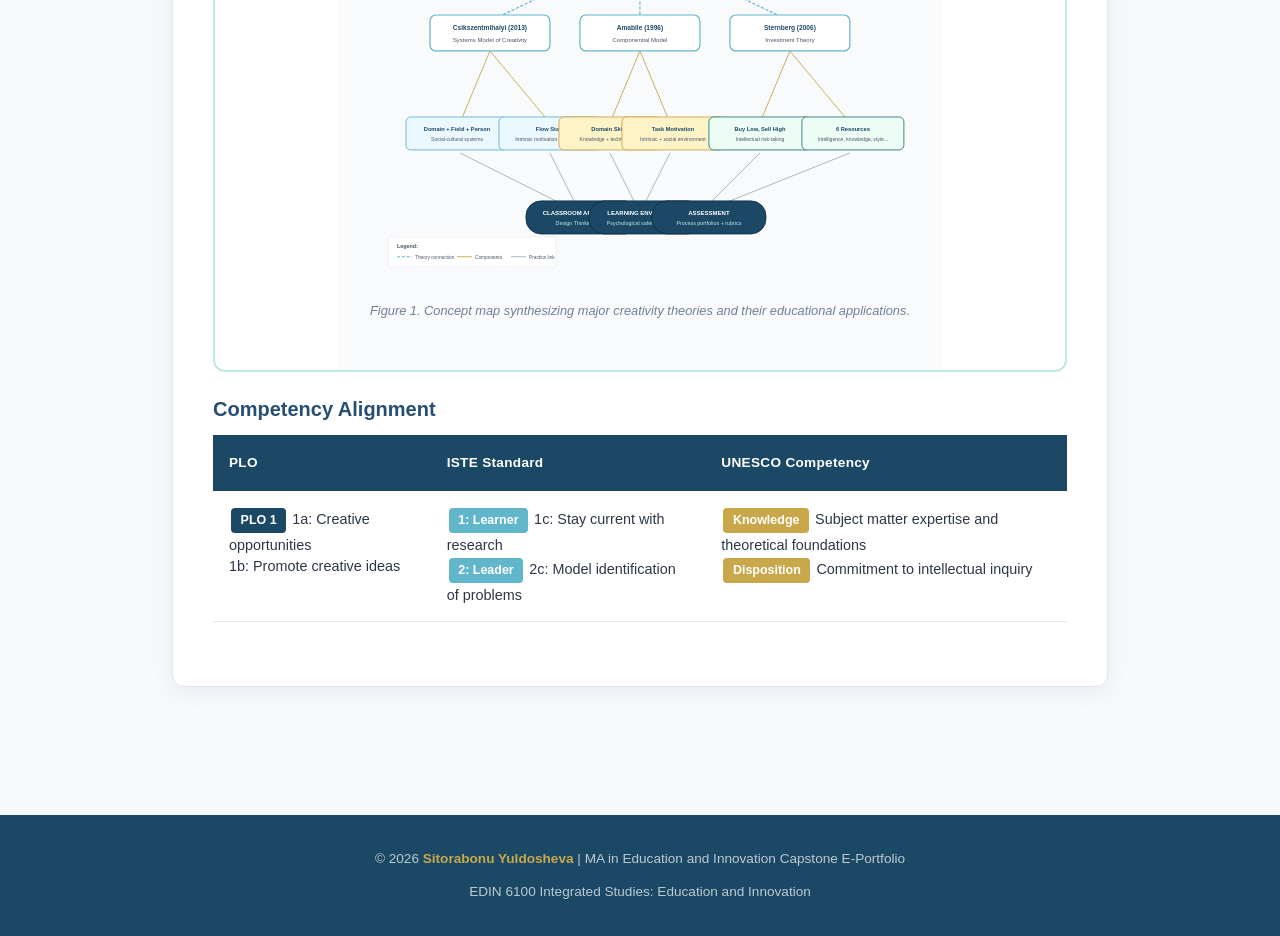
<file: section1-artifact2.html>
<!DOCTYPE html>
<html lang="en">
<head>
  <meta charset="UTF-8">
  <meta name="viewport" content="width=device-width, initial-scale=1.0">
  <title>Section 1 - Artifact 2 | Sitorabonu Yuldosheva</title>
  <link rel="stylesheet" href="css/style.css">
</head>
<body>

  <!-- Navigation -->
  <nav class="navbar">
    <div class="nav-container">
      <div class="nav-brand">Sitorabonu <span>Yuldosheva</span></div>
      <button class="nav-toggle" onclick="document.querySelector('.nav-links').classList.toggle('open')">&#9776;</button>
      <ul class="nav-links">
        <li><a href="index.html">Home</a></li>
        <li><a href="about.html">About Me</a></li>
        <li><a href="philosophy.html">Educational Philosophy</a></li>
        <li><a href="matrix.html">Competency Matrix</a></li>
        <li class="dropdown">
          <a href="#" class="active">Sections &#9662;</a>
          <div class="dropdown-menu">
            <a href="section1-artifact1.html" style="background:rgba(255,255,255,0.1);">Section 1: Creativity &amp; Innovation</a>
            <a href="section2-artifact1.html">Section 2: Instructional Methods &amp; Tech</a>
            <a href="section3.html">Section 3: Team Leaders &amp; Facilitators</a>
            <a href="section4.html">Section 4: Lifelong Learning</a>
            <a href="section5.html">Section 5: Digital Badge Notebook</a>
          </div>
        </li>
        <li><a href="references.html">References</a></li>
        <li><a href="contact.html">Contact</a></li>
      </ul>
    </div>
  </nav>

  <!-- Page Header -->
  <div class="page-header">
    <h1>Section 1: Creativity, Innovation &amp; Instructional Problem-Solving</h1>
    <p class="breadcrumb"><a href="index.html">Home</a> &raquo; Section 1 &raquo; Artifact 2</p>
  </div>

  <!-- Section Navigation -->
  <div class="container" style="padding-bottom: 0;">
    <div class="section-nav">
      <a href="section1-artifact1.html">Artifact 1</a>
      <a href="section1-artifact2.html" class="active">Artifact 2</a>
      <a href="section1-reflection.html">Reflection</a>
    </div>
  </div>

  <!-- Main Content -->
  <main class="container" style="padding-top: 1rem;">

    <!-- PLO Alignment -->
    <div class="content-card">
      <h2>Program Learning Outcome 1</h2>
      <div class="purpose-box">
        <p>Promote, inspire, and cultivate creativity and innovative thinking for learning, service, and leadership.</p>
      </div>
    </div>

    <!-- Artifact 2 -->
    <div class="content-card">
      <h2>Artifact 2: Concept Map &mdash; Creativity Frameworks in Educational Contexts</h2>

      <h3>Rationale</h3>
      <p>This artifact is an academic concept map developed as part of a research project exploring the intersection of creativity theories and their practical applications in educational settings. The concept map synthesizes major theoretical frameworks&mdash;including Csikszentmihalyi's Systems Model of Creativity, Sternberg's Investment Theory, Amabile's Componential Model, and Torrance's creative thinking processes&mdash;and visually maps their connections to classroom-based instructional strategies that foster creative thinking among learners.</p>
      <p>This artifact was selected for the portfolio because it demonstrates PLO 1 by showing the ability to identify, analyze, and connect diverse scholarly perspectives on creativity to actionable teaching practices. The concept map serves as both a personal learning tool and a resource for fellow educators who wish to ground their creative pedagogy in established research. By visually representing the relationships between theory and practice, this artifact illustrates the kind of interdisciplinary, innovative thinking that the MA EDIN program cultivates. The process of creating this concept map required deep engagement with scholarly literature, critical analysis of competing frameworks, and the creative synthesis of complex ideas into an accessible visual format.</p>

      <h3>Artifact</h3>
      <div class="artifact-embed has-content" style="padding: 0; overflow: hidden;">
        <div style="width:100%; background: linear-gradient(135deg, #1B4965, #62B6CB); color: #fff; padding: 1.5rem 2rem; text-align: left;">
          <p style="font-size: 0.8rem; text-transform: uppercase; letter-spacing: 1px; margin-bottom: 0.3rem; opacity: 0.8; color: #fff;">EDIN Program Coursework</p>
          <h4 style="font-size: 1.3rem; margin: 0; color: #fff; font-family: 'Segoe UI', sans-serif;">Concept Map: Creativity Frameworks in Educational Contexts</h4>
          <p style="font-size: 0.85rem; margin-top: 0.5rem; opacity: 0.9; color: #fff;">Sitorabonu Yuldosheva | MA EDIN | Foundations of Creativity &amp; Innovation</p>
        </div>
        <div style="padding: 2rem; text-align: center; background: #f8fafc;">
          <!-- SVG Concept Map -->
          <svg viewBox="0 0 900 620" xmlns="http://www.w3.org/2000/svg" style="max-width: 100%; height: auto; font-family: 'Segoe UI', Arial, sans-serif;">
            <!-- Connections -->
            <line x1="450" y1="80" x2="200" y2="200" stroke="#62B6CB" stroke-width="2" stroke-dasharray="5,3"/>
            <line x1="450" y1="80" x2="450" y2="200" stroke="#62B6CB" stroke-width="2" stroke-dasharray="5,3"/>
            <line x1="450" y1="80" x2="700" y2="200" stroke="#62B6CB" stroke-width="2" stroke-dasharray="5,3"/>
            <line x1="200" y1="250" x2="150" y2="370" stroke="#C9A84C" stroke-width="1.5"/>
            <line x1="200" y1="250" x2="300" y2="370" stroke="#C9A84C" stroke-width="1.5"/>
            <line x1="450" y1="250" x2="400" y2="370" stroke="#C9A84C" stroke-width="1.5"/>
            <line x1="450" y1="250" x2="500" y2="370" stroke="#C9A84C" stroke-width="1.5"/>
            <line x1="700" y1="250" x2="650" y2="370" stroke="#C9A84C" stroke-width="1.5"/>
            <line x1="700" y1="250" x2="800" y2="370" stroke="#C9A84C" stroke-width="1.5"/>
            <line x1="150" y1="420" x2="350" y2="520" stroke="#1B4965" stroke-width="1.5" opacity="0.4"/>
            <line x1="300" y1="420" x2="350" y2="520" stroke="#1B4965" stroke-width="1.5" opacity="0.4"/>
            <line x1="400" y1="420" x2="450" y2="520" stroke="#1B4965" stroke-width="1.5" opacity="0.4"/>
            <line x1="500" y1="420" x2="450" y2="520" stroke="#1B4965" stroke-width="1.5" opacity="0.4"/>
            <line x1="650" y1="420" x2="550" y2="520" stroke="#1B4965" stroke-width="1.5" opacity="0.4"/>
            <line x1="800" y1="420" x2="550" y2="520" stroke="#1B4965" stroke-width="1.5" opacity="0.4"/>

            <!-- Central Node -->
            <rect x="340" y="40" width="220" height="60" rx="30" fill="#1B4965" stroke="#0d2d42" stroke-width="2"/>
            <text x="450" y="75" text-anchor="middle" fill="#fff" font-size="14" font-weight="bold">CREATIVITY IN EDUCATION</text>

            <!-- Theory Nodes -->
            <rect x="100" y="190" width="200" height="60" rx="10" fill="#fff" stroke="#62B6CB" stroke-width="2"/>
            <text x="200" y="215" text-anchor="middle" fill="#1B4965" font-size="11" font-weight="bold">Csikszentmihalyi (2013)</text>
            <text x="200" y="235" text-anchor="middle" fill="#4a5568" font-size="10">Systems Model of Creativity</text>

            <rect x="350" y="190" width="200" height="60" rx="10" fill="#fff" stroke="#62B6CB" stroke-width="2"/>
            <text x="450" y="215" text-anchor="middle" fill="#1B4965" font-size="11" font-weight="bold">Amabile (1996)</text>
            <text x="450" y="235" text-anchor="middle" fill="#4a5568" font-size="10">Componential Model</text>

            <rect x="600" y="190" width="200" height="60" rx="10" fill="#fff" stroke="#62B6CB" stroke-width="2"/>
            <text x="700" y="215" text-anchor="middle" fill="#1B4965" font-size="11" font-weight="bold">Sternberg (2006)</text>
            <text x="700" y="235" text-anchor="middle" fill="#4a5568" font-size="10">Investment Theory</text>

            <!-- Component Nodes -->
            <rect x="60" y="360" width="170" height="55" rx="8" fill="#ebf8ff" stroke="#62B6CB" stroke-width="1.5"/>
            <text x="145" y="383" text-anchor="middle" fill="#1B4965" font-size="9.5" font-weight="600">Domain + Field + Person</text>
            <text x="145" y="400" text-anchor="middle" fill="#4a5568" font-size="8.5">Social-cultural systems</text>

            <rect x="215" y="360" width="170" height="55" rx="8" fill="#ebf8ff" stroke="#62B6CB" stroke-width="1.5"/>
            <text x="300" y="383" text-anchor="middle" fill="#1B4965" font-size="9.5" font-weight="600">Flow State</text>
            <text x="300" y="400" text-anchor="middle" fill="#4a5568" font-size="8.5">Intrinsic motivation + challenge</text>

            <rect x="315" y="360" width="170" height="55" rx="8" fill="#fef3c7" stroke="#C9A84C" stroke-width="1.5"/>
            <text x="400" y="383" text-anchor="middle" fill="#1B4965" font-size="9.5" font-weight="600">Domain Skills</text>
            <text x="400" y="400" text-anchor="middle" fill="#4a5568" font-size="8.5">Knowledge + technical skill</text>

            <rect x="420" y="360" width="170" height="55" rx="8" fill="#fef3c7" stroke="#C9A84C" stroke-width="1.5"/>
            <text x="505" y="383" text-anchor="middle" fill="#1B4965" font-size="9.5" font-weight="600">Task Motivation</text>
            <text x="505" y="400" text-anchor="middle" fill="#4a5568" font-size="8.5">Intrinsic + social environment</text>

            <rect x="565" y="360" width="170" height="55" rx="8" fill="#ecfdf5" stroke="#2c7a7b" stroke-width="1.5"/>
            <text x="650" y="383" text-anchor="middle" fill="#1B4965" font-size="9.5" font-weight="600">Buy Low, Sell High</text>
            <text x="650" y="400" text-anchor="middle" fill="#4a5568" font-size="8.5">Intellectual risk-taking</text>

            <rect x="720" y="360" width="170" height="55" rx="8" fill="#ecfdf5" stroke="#2c7a7b" stroke-width="1.5"/>
            <text x="805" y="383" text-anchor="middle" fill="#1B4965" font-size="9.5" font-weight="600">6 Resources</text>
            <text x="805" y="400" text-anchor="middle" fill="#4a5568" font-size="8.5">Intelligence, knowledge, style...</text>

            <!-- Application Nodes -->
            <rect x="260" y="500" width="190" height="55" rx="25" fill="#1B4965" stroke="#0d2d42" stroke-width="1.5"/>
            <text x="355" y="523" text-anchor="middle" fill="#fff" font-size="10" font-weight="bold">CLASSROOM APPLICATION</text>
            <text x="355" y="540" text-anchor="middle" fill="#BEE9E8" font-size="9">Design Thinking + PBL</text>

            <rect x="365" y="500" width="190" height="55" rx="25" fill="#1B4965" stroke="#0d2d42" stroke-width="1.5"/>
            <text x="460" y="523" text-anchor="middle" fill="#fff" font-size="10" font-weight="bold">LEARNING ENVIRONMENT</text>
            <text x="460" y="540" text-anchor="middle" fill="#BEE9E8" font-size="9">Psychological safety + autonomy</text>

            <rect x="470" y="500" width="190" height="55" rx="25" fill="#1B4965" stroke="#0d2d42" stroke-width="1.5"/>
            <text x="565" y="523" text-anchor="middle" fill="#fff" font-size="10" font-weight="bold">ASSESSMENT</text>
            <text x="565" y="540" text-anchor="middle" fill="#BEE9E8" font-size="9">Process portfolios + rubrics</text>

            <!-- Legend -->
            <rect x="30" y="560" width="280" height="50" rx="5" fill="#fff" stroke="#e2e8f0" stroke-width="1"/>
            <text x="45" y="578" fill="#4a5568" font-size="9" font-weight="bold">Legend:</text>
            <line x1="45" y1="593" x2="70" y2="593" stroke="#62B6CB" stroke-width="2" stroke-dasharray="5,3"/>
            <text x="75" y="597" fill="#4a5568" font-size="8">Theory connection</text>
            <line x1="145" y1="593" x2="170" y2="593" stroke="#C9A84C" stroke-width="1.5"/>
            <text x="175" y="597" fill="#4a5568" font-size="8">Components</text>
            <line x1="235" y1="593" x2="260" y2="593" stroke="#1B4965" stroke-width="1.5" opacity="0.4"/>
            <text x="265" y="597" fill="#4a5568" font-size="8">Practice link</text>
          </svg>
          <p style="font-size: 0.8rem; color: var(--text-muted); margin-top: 1rem; font-style: italic; text-align: center;">Figure 1. Concept map synthesizing major creativity theories and their educational applications.</p>
        </div>
      </div>

      <h3>Competency Alignment</h3>
      <table class="matrix-table" style="margin-top: 0.5rem;">
        <thead>
          <tr>
            <th>PLO</th>
            <th>ISTE Standard</th>
            <th>UNESCO Competency</th>
          </tr>
        </thead>
        <tbody>
          <tr>
            <td><span class="plo-tag">PLO 1</span> 1a: Creative opportunities<br>1b: Promote creative ideas</td>
            <td><span class="iste-tag">1: Learner</span> 1c: Stay current with research<br><span class="iste-tag">2: Leader</span> 2c: Model identification of problems</td>
            <td><span class="un-tag">Knowledge</span> Subject matter expertise and theoretical foundations<br><span class="un-tag">Disposition</span> Commitment to intellectual inquiry</td>
          </tr>
        </tbody>
      </table>
    </div>

  </main>

  <!-- Footer -->
  <footer class="footer">
    <p>&copy; 2026 <strong>Sitorabonu Yuldosheva</strong> | MA in Education and Innovation Capstone E-Portfolio</p>
    <p style="margin-top: 0.5rem;">EDIN 6100 Integrated Studies: Education and Innovation</p>
  </footer>

</body>
</html>
</file>
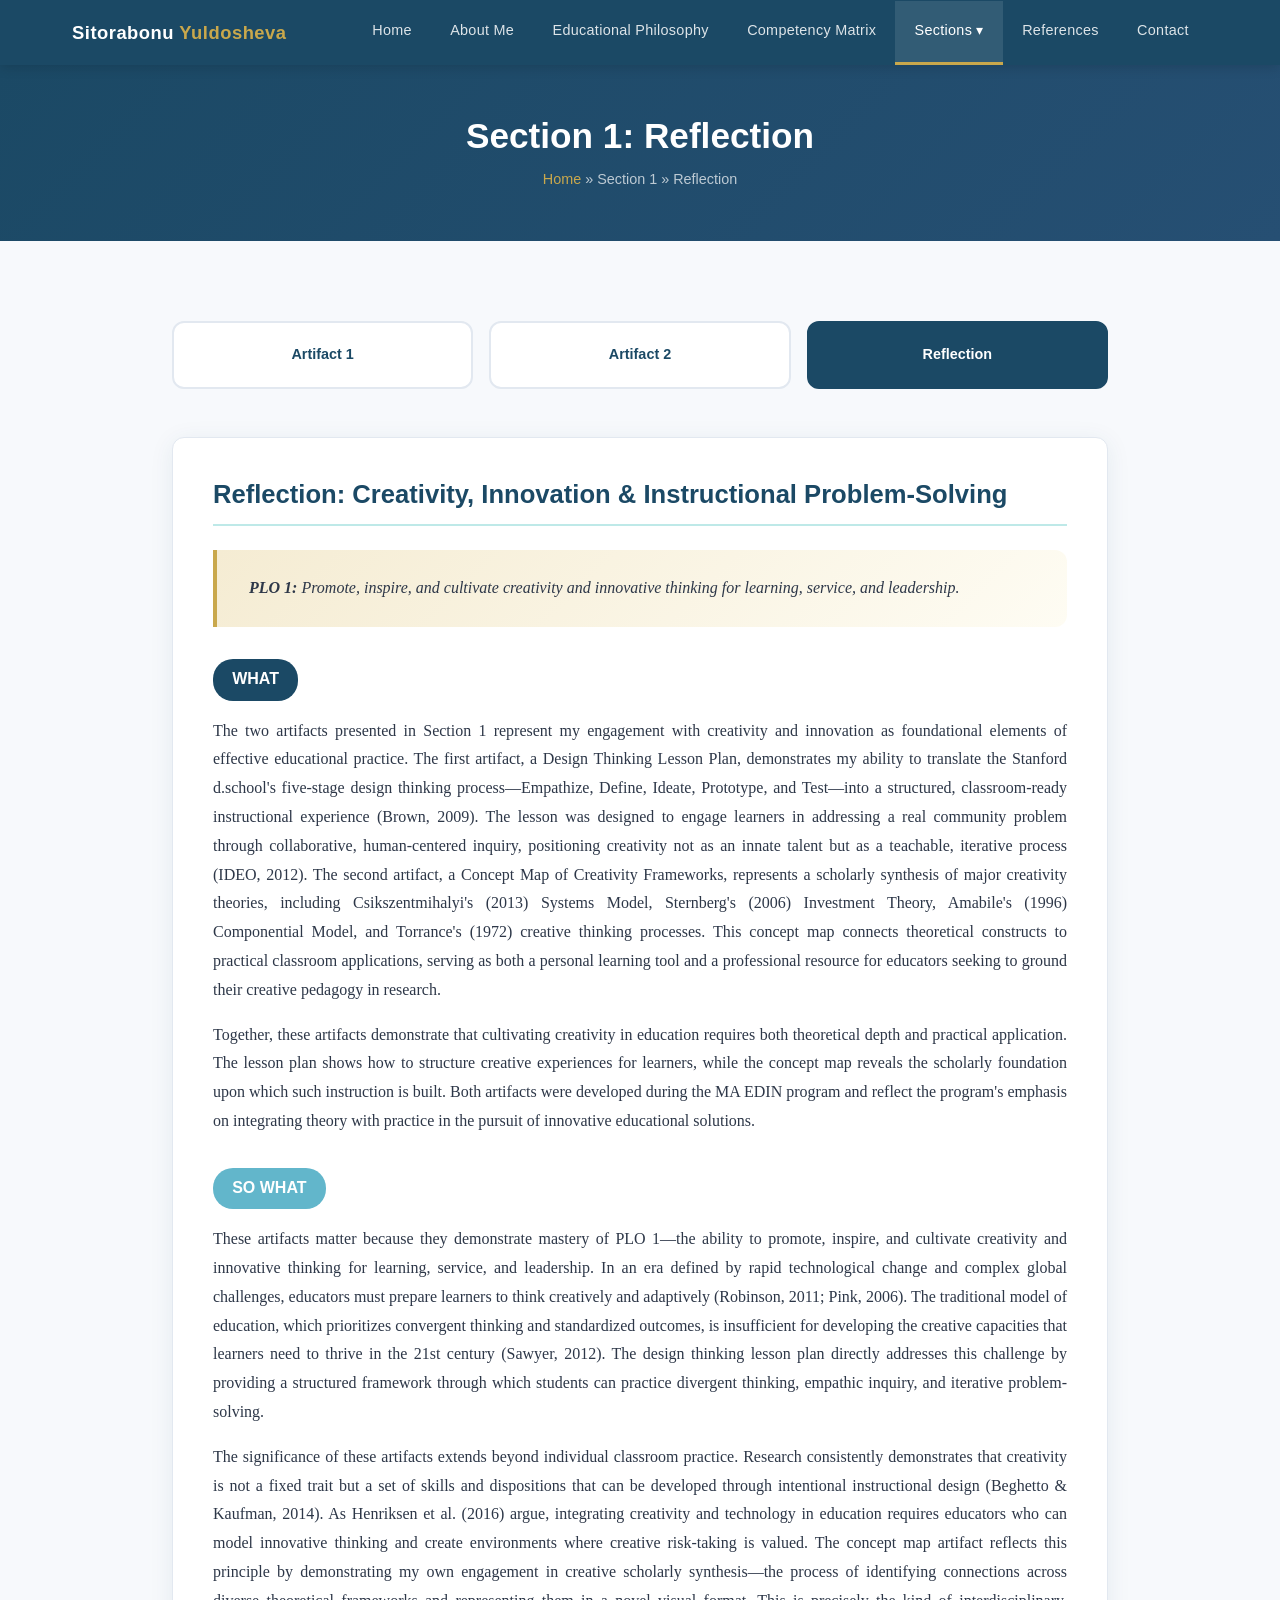
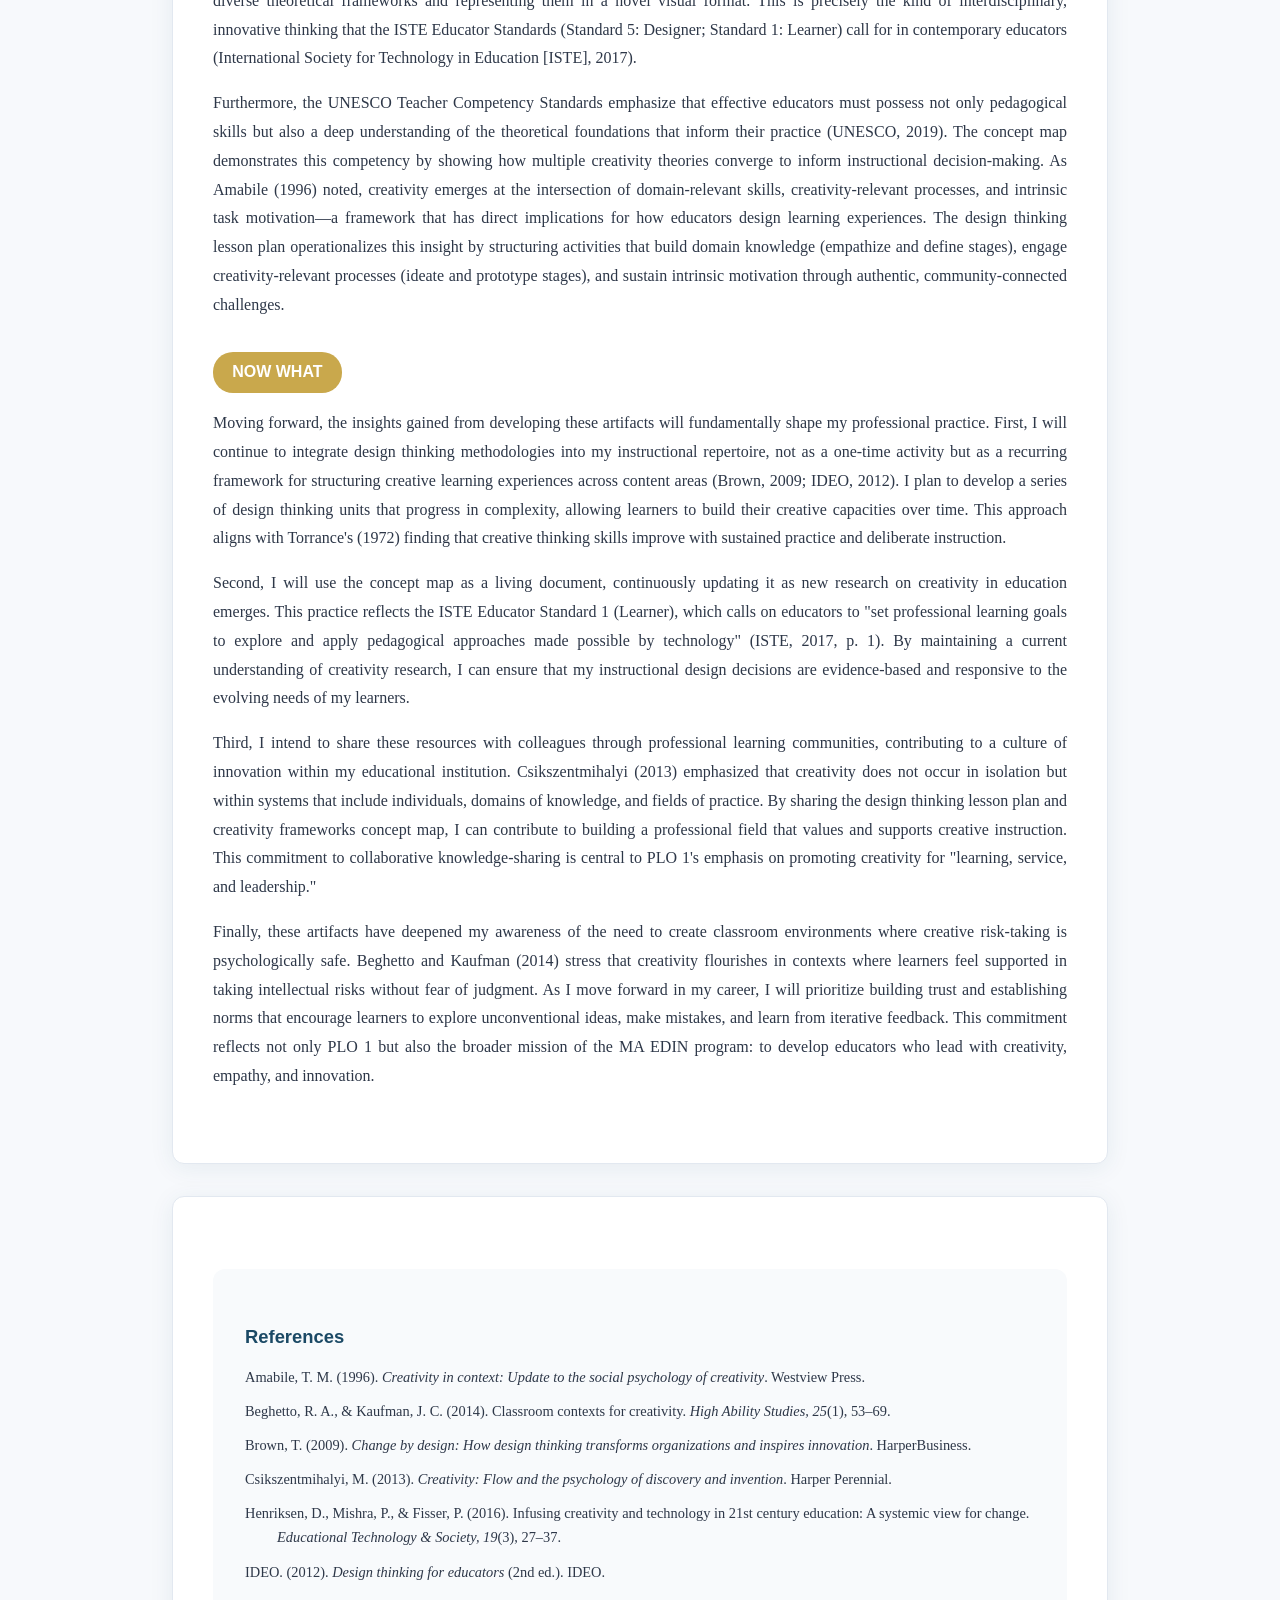
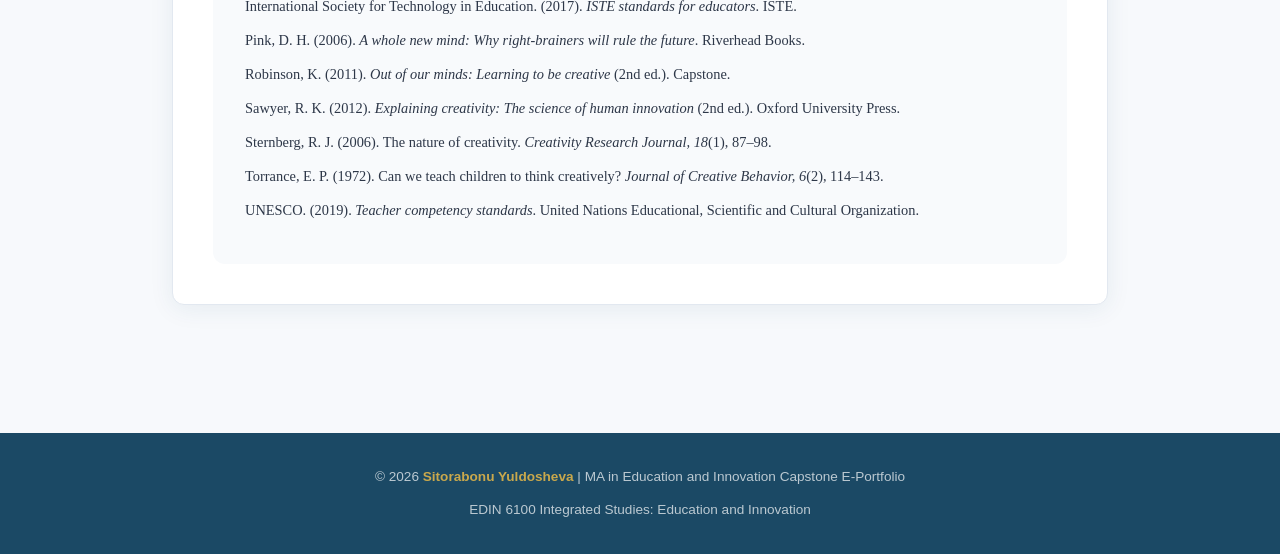
<file: section1-reflection.html>
<!DOCTYPE html>
<html lang="en">
<head>
  <meta charset="UTF-8">
  <meta name="viewport" content="width=device-width, initial-scale=1.0">
  <title>Section 1 - Reflection | Sitorabonu Yuldosheva</title>
  <link rel="stylesheet" href="css/style.css">
</head>
<body>

  <!-- Navigation -->
  <nav class="navbar">
    <div class="nav-container">
      <div class="nav-brand">Sitorabonu <span>Yuldosheva</span></div>
      <button class="nav-toggle" onclick="document.querySelector('.nav-links').classList.toggle('open')">&#9776;</button>
      <ul class="nav-links">
        <li><a href="index.html">Home</a></li>
        <li><a href="about.html">About Me</a></li>
        <li><a href="philosophy.html">Educational Philosophy</a></li>
        <li><a href="matrix.html">Competency Matrix</a></li>
        <li class="dropdown">
          <a href="#" class="active">Sections &#9662;</a>
          <div class="dropdown-menu">
            <a href="section1-artifact1.html" style="background:rgba(255,255,255,0.1);">Section 1: Creativity &amp; Innovation</a>
            <a href="section2-artifact1.html">Section 2: Instructional Methods &amp; Tech</a>
            <a href="section3.html">Section 3: Team Leaders &amp; Facilitators</a>
            <a href="section4.html">Section 4: Lifelong Learning</a>
            <a href="section5.html">Section 5: Digital Badge Notebook</a>
          </div>
        </li>
        <li><a href="references.html">References</a></li>
        <li><a href="contact.html">Contact</a></li>
      </ul>
    </div>
  </nav>

  <!-- Page Header -->
  <div class="page-header">
    <h1>Section 1: Reflection</h1>
    <p class="breadcrumb"><a href="index.html">Home</a> &raquo; Section 1 &raquo; Reflection</p>
  </div>

  <!-- Section Navigation -->
  <div class="container" style="padding-bottom: 0;">
    <div class="section-nav">
      <a href="section1-artifact1.html">Artifact 1</a>
      <a href="section1-artifact2.html">Artifact 2</a>
      <a href="section1-reflection.html" class="active">Reflection</a>
    </div>
  </div>

  <!-- Main Content -->
  <main class="container" style="padding-top: 1rem;">

    <div class="content-card">
      <h2>Reflection: Creativity, Innovation &amp; Instructional Problem-Solving</h2>
      <div class="purpose-box">
        <p><strong>PLO 1:</strong> Promote, inspire, and cultivate creativity and innovative thinking for learning, service, and leadership.</p>
      </div>

      <!-- WHAT -->
      <div class="reflection-section">
        <div class="reflection-label what">WHAT</div>
        <p>The two artifacts presented in Section 1 represent my engagement with creativity and innovation as foundational elements of effective educational practice. The first artifact, a Design Thinking Lesson Plan, demonstrates my ability to translate the Stanford d.school's five-stage design thinking process&mdash;Empathize, Define, Ideate, Prototype, and Test&mdash;into a structured, classroom-ready instructional experience (Brown, 2009). The lesson was designed to engage learners in addressing a real community problem through collaborative, human-centered inquiry, positioning creativity not as an innate talent but as a teachable, iterative process (IDEO, 2012). The second artifact, a Concept Map of Creativity Frameworks, represents a scholarly synthesis of major creativity theories, including Csikszentmihalyi's (2013) Systems Model, Sternberg's (2006) Investment Theory, Amabile's (1996) Componential Model, and Torrance's (1972) creative thinking processes. This concept map connects theoretical constructs to practical classroom applications, serving as both a personal learning tool and a professional resource for educators seeking to ground their creative pedagogy in research.</p>
        <p>Together, these artifacts demonstrate that cultivating creativity in education requires both theoretical depth and practical application. The lesson plan shows how to structure creative experiences for learners, while the concept map reveals the scholarly foundation upon which such instruction is built. Both artifacts were developed during the MA EDIN program and reflect the program's emphasis on integrating theory with practice in the pursuit of innovative educational solutions.</p>
      </div>

      <!-- SO WHAT -->
      <div class="reflection-section">
        <div class="reflection-label so-what">SO WHAT</div>
        <p>These artifacts matter because they demonstrate mastery of PLO 1&mdash;the ability to promote, inspire, and cultivate creativity and innovative thinking for learning, service, and leadership. In an era defined by rapid technological change and complex global challenges, educators must prepare learners to think creatively and adaptively (Robinson, 2011; Pink, 2006). The traditional model of education, which prioritizes convergent thinking and standardized outcomes, is insufficient for developing the creative capacities that learners need to thrive in the 21st century (Sawyer, 2012). The design thinking lesson plan directly addresses this challenge by providing a structured framework through which students can practice divergent thinking, empathic inquiry, and iterative problem-solving.</p>
        <p>The significance of these artifacts extends beyond individual classroom practice. Research consistently demonstrates that creativity is not a fixed trait but a set of skills and dispositions that can be developed through intentional instructional design (Beghetto &amp; Kaufman, 2014). As Henriksen et al. (2016) argue, integrating creativity and technology in education requires educators who can model innovative thinking and create environments where creative risk-taking is valued. The concept map artifact reflects this principle by demonstrating my own engagement in creative scholarly synthesis&mdash;the process of identifying connections across diverse theoretical frameworks and representing them in a novel visual format. This is precisely the kind of interdisciplinary, innovative thinking that the ISTE Educator Standards (Standard 5: Designer; Standard 1: Learner) call for in contemporary educators (International Society for Technology in Education [ISTE], 2017).</p>
        <p>Furthermore, the UNESCO Teacher Competency Standards emphasize that effective educators must possess not only pedagogical skills but also a deep understanding of the theoretical foundations that inform their practice (UNESCO, 2019). The concept map demonstrates this competency by showing how multiple creativity theories converge to inform instructional decision-making. As Amabile (1996) noted, creativity emerges at the intersection of domain-relevant skills, creativity-relevant processes, and intrinsic task motivation&mdash;a framework that has direct implications for how educators design learning experiences. The design thinking lesson plan operationalizes this insight by structuring activities that build domain knowledge (empathize and define stages), engage creativity-relevant processes (ideate and prototype stages), and sustain intrinsic motivation through authentic, community-connected challenges.</p>
      </div>

      <!-- NOW WHAT -->
      <div class="reflection-section">
        <div class="reflection-label now-what">NOW WHAT</div>
        <p>Moving forward, the insights gained from developing these artifacts will fundamentally shape my professional practice. First, I will continue to integrate design thinking methodologies into my instructional repertoire, not as a one-time activity but as a recurring framework for structuring creative learning experiences across content areas (Brown, 2009; IDEO, 2012). I plan to develop a series of design thinking units that progress in complexity, allowing learners to build their creative capacities over time. This approach aligns with Torrance's (1972) finding that creative thinking skills improve with sustained practice and deliberate instruction.</p>
        <p>Second, I will use the concept map as a living document, continuously updating it as new research on creativity in education emerges. This practice reflects the ISTE Educator Standard 1 (Learner), which calls on educators to "set professional learning goals to explore and apply pedagogical approaches made possible by technology" (ISTE, 2017, p. 1). By maintaining a current understanding of creativity research, I can ensure that my instructional design decisions are evidence-based and responsive to the evolving needs of my learners.</p>
        <p>Third, I intend to share these resources with colleagues through professional learning communities, contributing to a culture of innovation within my educational institution. Csikszentmihalyi (2013) emphasized that creativity does not occur in isolation but within systems that include individuals, domains of knowledge, and fields of practice. By sharing the design thinking lesson plan and creativity frameworks concept map, I can contribute to building a professional field that values and supports creative instruction. This commitment to collaborative knowledge-sharing is central to PLO 1's emphasis on promoting creativity for "learning, service, and leadership."</p>
        <p>Finally, these artifacts have deepened my awareness of the need to create classroom environments where creative risk-taking is psychologically safe. Beghetto and Kaufman (2014) stress that creativity flourishes in contexts where learners feel supported in taking intellectual risks without fear of judgment. As I move forward in my career, I will prioritize building trust and establishing norms that encourage learners to explore unconventional ideas, make mistakes, and learn from iterative feedback. This commitment reflects not only PLO 1 but also the broader mission of the MA EDIN program: to develop educators who lead with creativity, empathy, and innovation.</p>
      </div>
    </div>

    <!-- References -->
    <div class="content-card">
      <div class="references">
        <h3>References</h3>
        <p>Amabile, T. M. (1996). <em>Creativity in context: Update to the social psychology of creativity</em>. Westview Press.</p>
        <p>Beghetto, R. A., &amp; Kaufman, J. C. (2014). Classroom contexts for creativity. <em>High Ability Studies, 25</em>(1), 53&ndash;69.</p>
        <p>Brown, T. (2009). <em>Change by design: How design thinking transforms organizations and inspires innovation</em>. HarperBusiness.</p>
        <p>Csikszentmihalyi, M. (2013). <em>Creativity: Flow and the psychology of discovery and invention</em>. Harper Perennial.</p>
        <p>Henriksen, D., Mishra, P., &amp; Fisser, P. (2016). Infusing creativity and technology in 21st century education: A systemic view for change. <em>Educational Technology &amp; Society, 19</em>(3), 27&ndash;37.</p>
        <p>IDEO. (2012). <em>Design thinking for educators</em> (2nd ed.). IDEO.</p>
        <p>International Society for Technology in Education. (2017). <em>ISTE standards for educators</em>. ISTE.</p>
        <p>Pink, D. H. (2006). <em>A whole new mind: Why right-brainers will rule the future</em>. Riverhead Books.</p>
        <p>Robinson, K. (2011). <em>Out of our minds: Learning to be creative</em> (2nd ed.). Capstone.</p>
        <p>Sawyer, R. K. (2012). <em>Explaining creativity: The science of human innovation</em> (2nd ed.). Oxford University Press.</p>
        <p>Sternberg, R. J. (2006). The nature of creativity. <em>Creativity Research Journal, 18</em>(1), 87&ndash;98.</p>
        <p>Torrance, E. P. (1972). Can we teach children to think creatively? <em>Journal of Creative Behavior, 6</em>(2), 114&ndash;143.</p>
        <p>UNESCO. (2019). <em>Teacher competency standards</em>. United Nations Educational, Scientific and Cultural Organization.</p>
      </div>
    </div>

  </main>

  <!-- Footer -->
  <footer class="footer">
    <p>&copy; 2026 <strong>Sitorabonu Yuldosheva</strong> | MA in Education and Innovation Capstone E-Portfolio</p>
    <p style="margin-top: 0.5rem;">EDIN 6100 Integrated Studies: Education and Innovation</p>
  </footer>

</body>
</html>
</file>
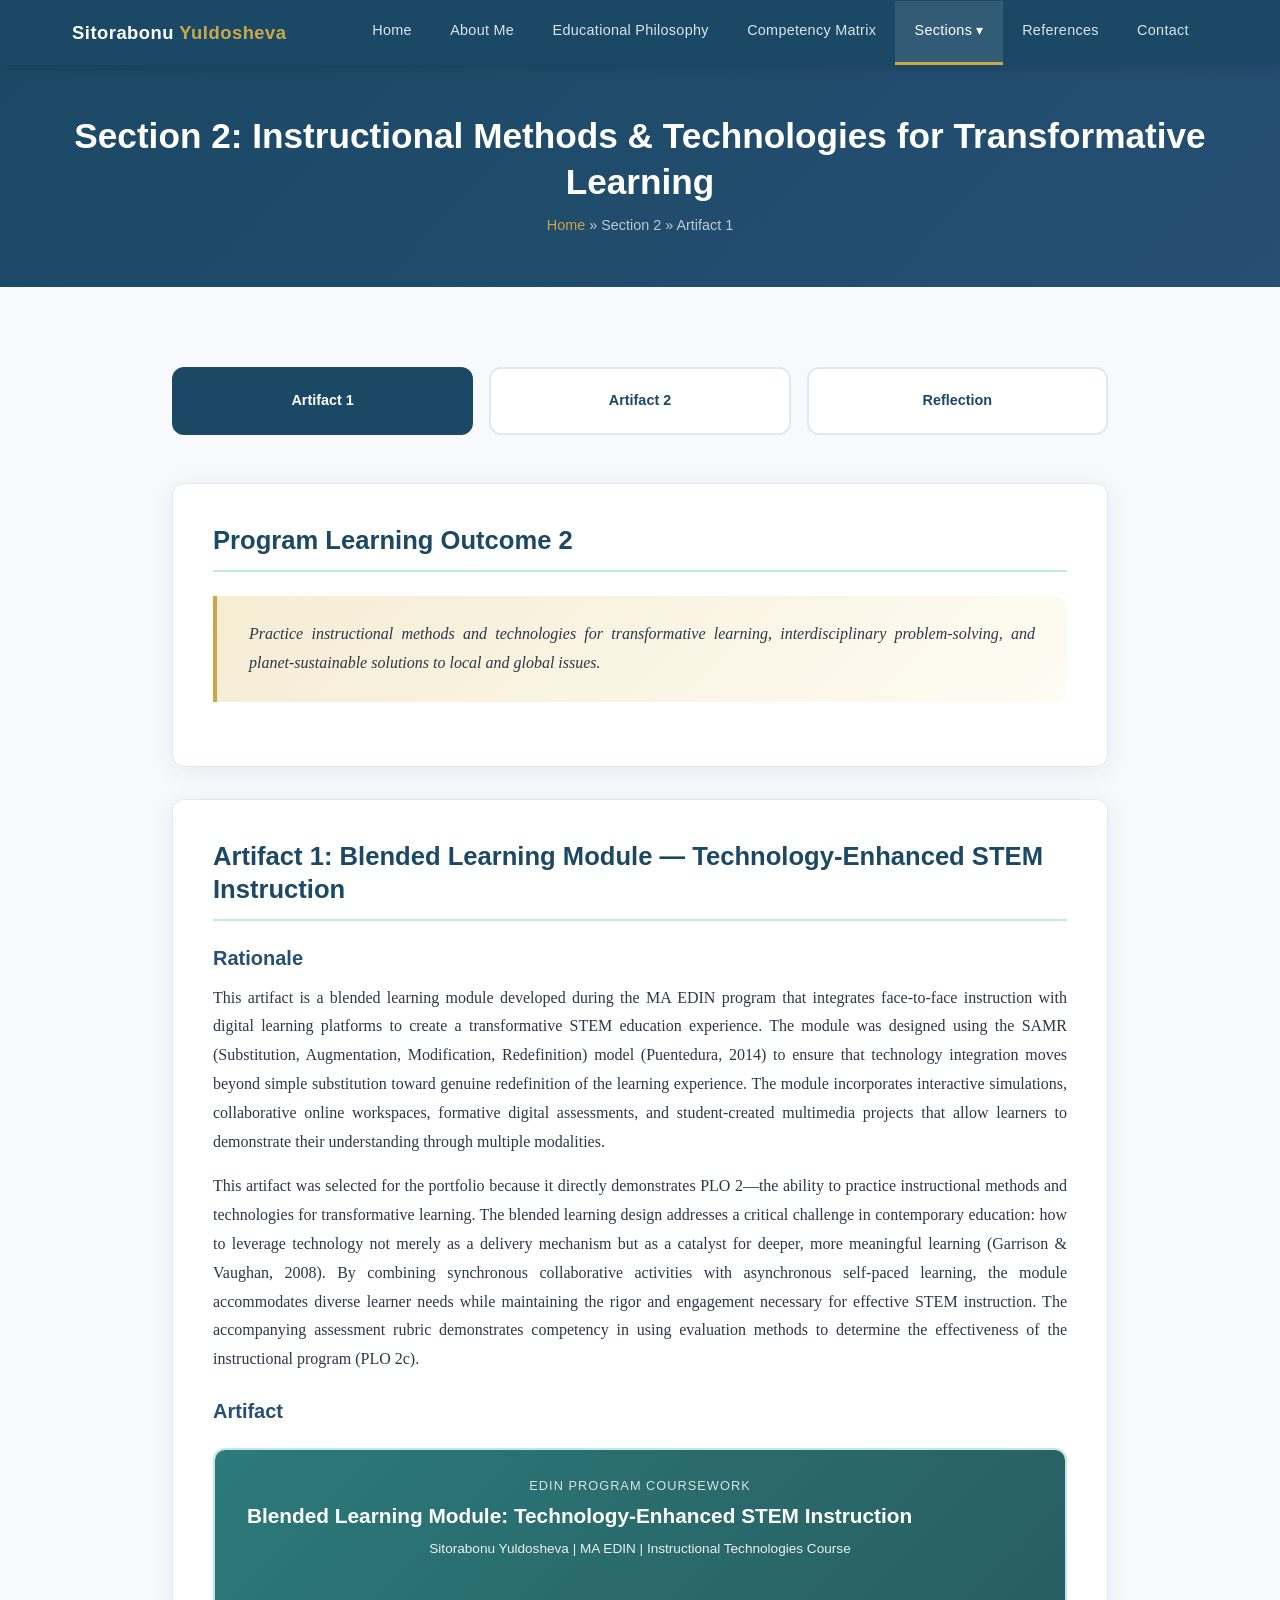
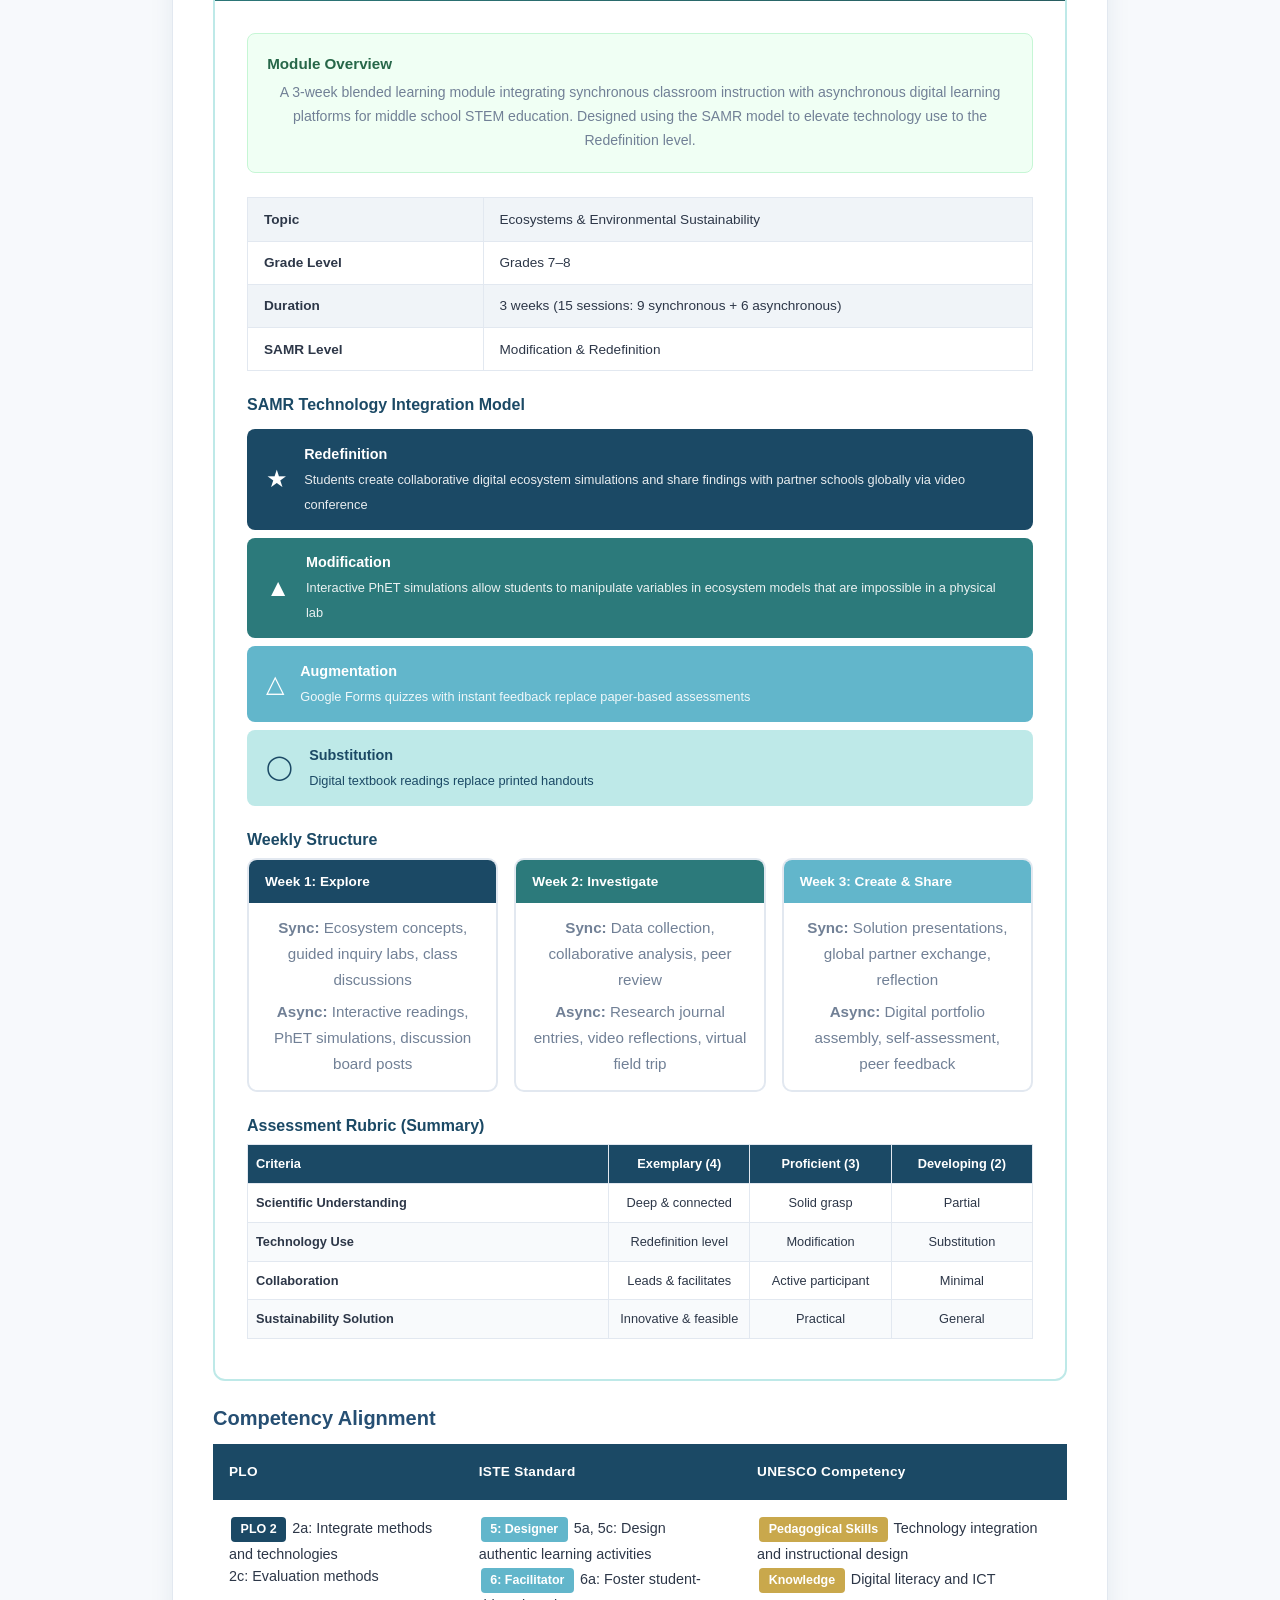
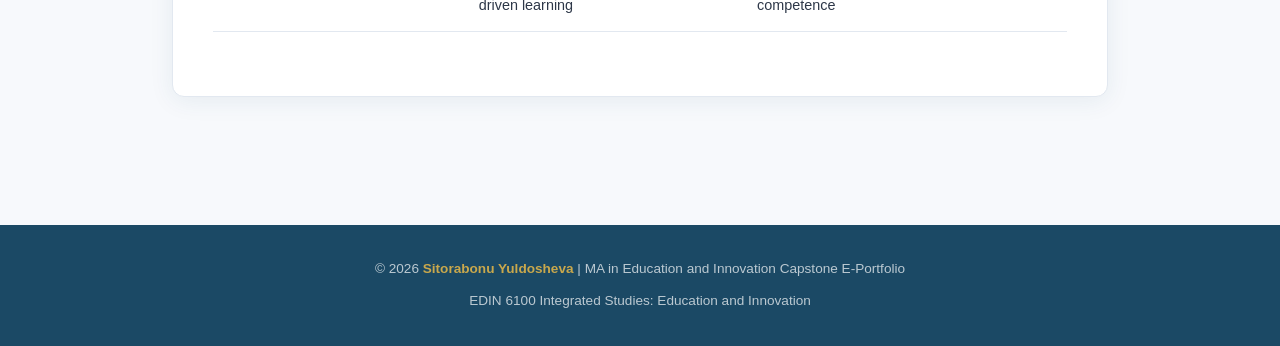
<file: section2-artifact1.html>
<!DOCTYPE html>
<html lang="en">
<head>
  <meta charset="UTF-8">
  <meta name="viewport" content="width=device-width, initial-scale=1.0">
  <title>Section 2 - Artifact 1 | Sitorabonu Yuldosheva</title>
  <link rel="stylesheet" href="css/style.css">
</head>
<body>

  <!-- Navigation -->
  <nav class="navbar">
    <div class="nav-container">
      <div class="nav-brand">Sitorabonu <span>Yuldosheva</span></div>
      <button class="nav-toggle" onclick="document.querySelector('.nav-links').classList.toggle('open')">&#9776;</button>
      <ul class="nav-links">
        <li><a href="index.html">Home</a></li>
        <li><a href="about.html">About Me</a></li>
        <li><a href="philosophy.html">Educational Philosophy</a></li>
        <li><a href="matrix.html">Competency Matrix</a></li>
        <li class="dropdown">
          <a href="#" class="active">Sections &#9662;</a>
          <div class="dropdown-menu">
            <a href="section1-artifact1.html">Section 1: Creativity &amp; Innovation</a>
            <a href="section2-artifact1.html" style="background:rgba(255,255,255,0.1);">Section 2: Instructional Methods &amp; Tech</a>
            <a href="section3.html">Section 3: Team Leaders &amp; Facilitators</a>
            <a href="section4.html">Section 4: Lifelong Learning</a>
            <a href="section5.html">Section 5: Digital Badge Notebook</a>
          </div>
        </li>
        <li><a href="references.html">References</a></li>
        <li><a href="contact.html">Contact</a></li>
      </ul>
    </div>
  </nav>

  <!-- Page Header -->
  <div class="page-header">
    <h1>Section 2: Instructional Methods &amp; Technologies for Transformative Learning</h1>
    <p class="breadcrumb"><a href="index.html">Home</a> &raquo; Section 2 &raquo; Artifact 1</p>
  </div>

  <!-- Section Navigation -->
  <div class="container" style="padding-bottom: 0;">
    <div class="section-nav">
      <a href="section2-artifact1.html" class="active">Artifact 1</a>
      <a href="section2-artifact2.html">Artifact 2</a>
      <a href="section2-reflection.html">Reflection</a>
    </div>
  </div>

  <!-- Main Content -->
  <main class="container" style="padding-top: 1rem;">

    <!-- PLO Alignment -->
    <div class="content-card">
      <h2>Program Learning Outcome 2</h2>
      <div class="purpose-box">
        <p>Practice instructional methods and technologies for transformative learning, interdisciplinary problem-solving, and planet-sustainable solutions to local and global issues.</p>
      </div>
    </div>

    <!-- Artifact 1 -->
    <div class="content-card">
      <h2>Artifact 1: Blended Learning Module &mdash; Technology-Enhanced STEM Instruction</h2>

      <h3>Rationale</h3>
      <p>This artifact is a blended learning module developed during the MA EDIN program that integrates face-to-face instruction with digital learning platforms to create a transformative STEM education experience. The module was designed using the SAMR (Substitution, Augmentation, Modification, Redefinition) model (Puentedura, 2014) to ensure that technology integration moves beyond simple substitution toward genuine redefinition of the learning experience. The module incorporates interactive simulations, collaborative online workspaces, formative digital assessments, and student-created multimedia projects that allow learners to demonstrate their understanding through multiple modalities.</p>
      <p>This artifact was selected for the portfolio because it directly demonstrates PLO 2&mdash;the ability to practice instructional methods and technologies for transformative learning. The blended learning design addresses a critical challenge in contemporary education: how to leverage technology not merely as a delivery mechanism but as a catalyst for deeper, more meaningful learning (Garrison &amp; Vaughan, 2008). By combining synchronous collaborative activities with asynchronous self-paced learning, the module accommodates diverse learner needs while maintaining the rigor and engagement necessary for effective STEM instruction. The accompanying assessment rubric demonstrates competency in using evaluation methods to determine the effectiveness of the instructional program (PLO 2c).</p>

      <h3>Artifact</h3>
      <div class="artifact-embed has-content" style="padding: 0; overflow: hidden;">
        <div style="width:100%; background: linear-gradient(135deg, #2c7a7b, #285e61); color: #fff; padding: 1.5rem 2rem; text-align: left;">
          <p style="font-size: 0.8rem; text-transform: uppercase; letter-spacing: 1px; margin-bottom: 0.3rem; opacity: 0.8; color: #fff;">EDIN Program Coursework</p>
          <h4 style="font-size: 1.3rem; margin: 0; color: #fff; font-family: 'Segoe UI', sans-serif;">Blended Learning Module: Technology-Enhanced STEM Instruction</h4>
          <p style="font-size: 0.85rem; margin-top: 0.5rem; opacity: 0.9; color: #fff;">Sitorabonu Yuldosheva | MA EDIN | Instructional Technologies Course</p>
        </div>
        <div style="padding: 2rem; text-align: left; font-family: 'Segoe UI', sans-serif; font-size: 0.92rem; line-height: 1.7;">

          <!-- Module Overview -->
          <div style="background: #f0fff4; border: 1px solid #c6f6d5; border-radius: 8px; padding: 1.2rem; margin-bottom: 1.5rem;">
            <h5 style="color: #276749; margin: 0 0 0.5rem; font-size: 0.95rem;">Module Overview</h5>
            <p style="margin: 0; font-size: 0.88rem;">A 3-week blended learning module integrating synchronous classroom instruction with asynchronous digital learning platforms for middle school STEM education. Designed using the SAMR model to elevate technology use to the Redefinition level.</p>
          </div>

          <table style="width: 100%; border-collapse: collapse; margin-bottom: 1.5rem; font-size: 0.85rem;">
            <tr style="background: #f0f4f8;">
              <td style="padding: 0.6rem 1rem; border: 1px solid #e2e8f0; font-weight: 600; width: 30%;">Topic</td>
              <td style="padding: 0.6rem 1rem; border: 1px solid #e2e8f0;">Ecosystems &amp; Environmental Sustainability</td>
            </tr>
            <tr>
              <td style="padding: 0.6rem 1rem; border: 1px solid #e2e8f0; font-weight: 600;">Grade Level</td>
              <td style="padding: 0.6rem 1rem; border: 1px solid #e2e8f0;">Grades 7&ndash;8</td>
            </tr>
            <tr style="background: #f0f4f8;">
              <td style="padding: 0.6rem 1rem; border: 1px solid #e2e8f0; font-weight: 600;">Duration</td>
              <td style="padding: 0.6rem 1rem; border: 1px solid #e2e8f0;">3 weeks (15 sessions: 9 synchronous + 6 asynchronous)</td>
            </tr>
            <tr>
              <td style="padding: 0.6rem 1rem; border: 1px solid #e2e8f0; font-weight: 600;">SAMR Level</td>
              <td style="padding: 0.6rem 1rem; border: 1px solid #e2e8f0;">Modification &amp; Redefinition</td>
            </tr>
          </table>

          <!-- SAMR Visual -->
          <h5 style="color: var(--primary); margin-bottom: 0.8rem; font-size: 1rem;">SAMR Technology Integration Model</h5>
          <div style="display: grid; grid-template-columns: 1fr; gap: 0.5rem; margin-bottom: 1.5rem;">
            <div style="background: #1B4965; color: #fff; padding: 0.8rem 1.2rem; border-radius: 8px; display: flex; align-items: center; gap: 1rem;">
              <span style="font-size: 1.5rem;">&#9733;</span>
              <div><strong style="font-size: 0.9rem;">Redefinition</strong><br><span style="font-size: 0.8rem; opacity: 0.9;">Students create collaborative digital ecosystem simulations and share findings with partner schools globally via video conference</span></div>
            </div>
            <div style="background: #2c7a7b; color: #fff; padding: 0.8rem 1.2rem; border-radius: 8px; display: flex; align-items: center; gap: 1rem;">
              <span style="font-size: 1.5rem;">&#9650;</span>
              <div><strong style="font-size: 0.9rem;">Modification</strong><br><span style="font-size: 0.8rem; opacity: 0.9;">Interactive PhET simulations allow students to manipulate variables in ecosystem models that are impossible in a physical lab</span></div>
            </div>
            <div style="background: #62B6CB; color: #fff; padding: 0.8rem 1.2rem; border-radius: 8px; display: flex; align-items: center; gap: 1rem;">
              <span style="font-size: 1.5rem;">&#9651;</span>
              <div><strong style="font-size: 0.9rem;">Augmentation</strong><br><span style="font-size: 0.8rem; opacity: 0.9;">Google Forms quizzes with instant feedback replace paper-based assessments</span></div>
            </div>
            <div style="background: #BEE9E8; color: #1B4965; padding: 0.8rem 1.2rem; border-radius: 8px; display: flex; align-items: center; gap: 1rem;">
              <span style="font-size: 1.5rem;">&#9711;</span>
              <div><strong style="font-size: 0.9rem;">Substitution</strong><br><span style="font-size: 0.8rem;">Digital textbook readings replace printed handouts</span></div>
            </div>
          </div>

          <!-- Weekly Structure -->
          <h5 style="color: var(--primary); margin-bottom: 0.5rem; font-size: 1rem;">Weekly Structure</h5>
          <div style="display: grid; grid-template-columns: repeat(auto-fit, minmax(220px, 1fr)); gap: 1rem; margin-bottom: 1.5rem;">
            <div style="border: 2px solid #e2e8f0; border-radius: 10px; overflow: hidden;">
              <div style="background: #1B4965; color: #fff; padding: 0.6rem 1rem; font-weight: 600; font-size: 0.85rem;">Week 1: Explore</div>
              <div style="padding: 0.8rem 1rem; font-size: 0.82rem;">
                <p style="margin: 0 0 0.4rem;"><strong>Sync:</strong> Ecosystem concepts, guided inquiry labs, class discussions</p>
                <p style="margin: 0;"><strong>Async:</strong> Interactive readings, PhET simulations, discussion board posts</p>
              </div>
            </div>
            <div style="border: 2px solid #e2e8f0; border-radius: 10px; overflow: hidden;">
              <div style="background: #2c7a7b; color: #fff; padding: 0.6rem 1rem; font-weight: 600; font-size: 0.85rem;">Week 2: Investigate</div>
              <div style="padding: 0.8rem 1rem; font-size: 0.82rem;">
                <p style="margin: 0 0 0.4rem;"><strong>Sync:</strong> Data collection, collaborative analysis, peer review</p>
                <p style="margin: 0;"><strong>Async:</strong> Research journal entries, video reflections, virtual field trip</p>
              </div>
            </div>
            <div style="border: 2px solid #e2e8f0; border-radius: 10px; overflow: hidden;">
              <div style="background: #62B6CB; color: #fff; padding: 0.6rem 1rem; font-weight: 600; font-size: 0.85rem;">Week 3: Create &amp; Share</div>
              <div style="padding: 0.8rem 1rem; font-size: 0.82rem;">
                <p style="margin: 0 0 0.4rem;"><strong>Sync:</strong> Solution presentations, global partner exchange, reflection</p>
                <p style="margin: 0;"><strong>Async:</strong> Digital portfolio assembly, self-assessment, peer feedback</p>
              </div>
            </div>
          </div>

          <!-- Assessment Rubric Preview -->
          <h5 style="color: var(--primary); margin-bottom: 0.5rem; font-size: 1rem;">Assessment Rubric (Summary)</h5>
          <table style="width: 100%; border-collapse: collapse; font-size: 0.8rem; margin-bottom: 0.5rem;">
            <thead>
              <tr style="background: var(--primary); color: #fff;">
                <th style="padding: 0.5rem; border: 1px solid #e2e8f0; text-align: left;">Criteria</th>
                <th style="padding: 0.5rem; border: 1px solid #e2e8f0; text-align: center; width: 18%;">Exemplary (4)</th>
                <th style="padding: 0.5rem; border: 1px solid #e2e8f0; text-align: center; width: 18%;">Proficient (3)</th>
                <th style="padding: 0.5rem; border: 1px solid #e2e8f0; text-align: center; width: 18%;">Developing (2)</th>
              </tr>
            </thead>
            <tbody>
              <tr>
                <td style="padding: 0.5rem; border: 1px solid #e2e8f0; font-weight: 600;">Scientific Understanding</td>
                <td style="padding: 0.5rem; border: 1px solid #e2e8f0; text-align: center;">Deep &amp; connected</td>
                <td style="padding: 0.5rem; border: 1px solid #e2e8f0; text-align: center;">Solid grasp</td>
                <td style="padding: 0.5rem; border: 1px solid #e2e8f0; text-align: center;">Partial</td>
              </tr>
              <tr style="background: #f8fafc;">
                <td style="padding: 0.5rem; border: 1px solid #e2e8f0; font-weight: 600;">Technology Use</td>
                <td style="padding: 0.5rem; border: 1px solid #e2e8f0; text-align: center;">Redefinition level</td>
                <td style="padding: 0.5rem; border: 1px solid #e2e8f0; text-align: center;">Modification</td>
                <td style="padding: 0.5rem; border: 1px solid #e2e8f0; text-align: center;">Substitution</td>
              </tr>
              <tr>
                <td style="padding: 0.5rem; border: 1px solid #e2e8f0; font-weight: 600;">Collaboration</td>
                <td style="padding: 0.5rem; border: 1px solid #e2e8f0; text-align: center;">Leads &amp; facilitates</td>
                <td style="padding: 0.5rem; border: 1px solid #e2e8f0; text-align: center;">Active participant</td>
                <td style="padding: 0.5rem; border: 1px solid #e2e8f0; text-align: center;">Minimal</td>
              </tr>
              <tr style="background: #f8fafc;">
                <td style="padding: 0.5rem; border: 1px solid #e2e8f0; font-weight: 600;">Sustainability Solution</td>
                <td style="padding: 0.5rem; border: 1px solid #e2e8f0; text-align: center;">Innovative &amp; feasible</td>
                <td style="padding: 0.5rem; border: 1px solid #e2e8f0; text-align: center;">Practical</td>
                <td style="padding: 0.5rem; border: 1px solid #e2e8f0; text-align: center;">General</td>
              </tr>
            </tbody>
          </table>
        </div>
      </div>

      <h3>Competency Alignment</h3>
      <table class="matrix-table" style="margin-top: 0.5rem;">
        <thead>
          <tr>
            <th>PLO</th>
            <th>ISTE Standard</th>
            <th>UNESCO Competency</th>
          </tr>
        </thead>
        <tbody>
          <tr>
            <td><span class="plo-tag">PLO 2</span> 2a: Integrate methods and technologies<br>2c: Evaluation methods</td>
            <td><span class="iste-tag">5: Designer</span> 5a, 5c: Design authentic learning activities<br><span class="iste-tag">6: Facilitator</span> 6a: Foster student-driven learning</td>
            <td><span class="un-tag">Pedagogical Skills</span> Technology integration and instructional design<br><span class="un-tag">Knowledge</span> Digital literacy and ICT competence</td>
          </tr>
        </tbody>
      </table>
    </div>

  </main>

  <!-- Footer -->
  <footer class="footer">
    <p>&copy; 2026 <strong>Sitorabonu Yuldosheva</strong> | MA in Education and Innovation Capstone E-Portfolio</p>
    <p style="margin-top: 0.5rem;">EDIN 6100 Integrated Studies: Education and Innovation</p>
  </footer>

</body>
</html>
</file>
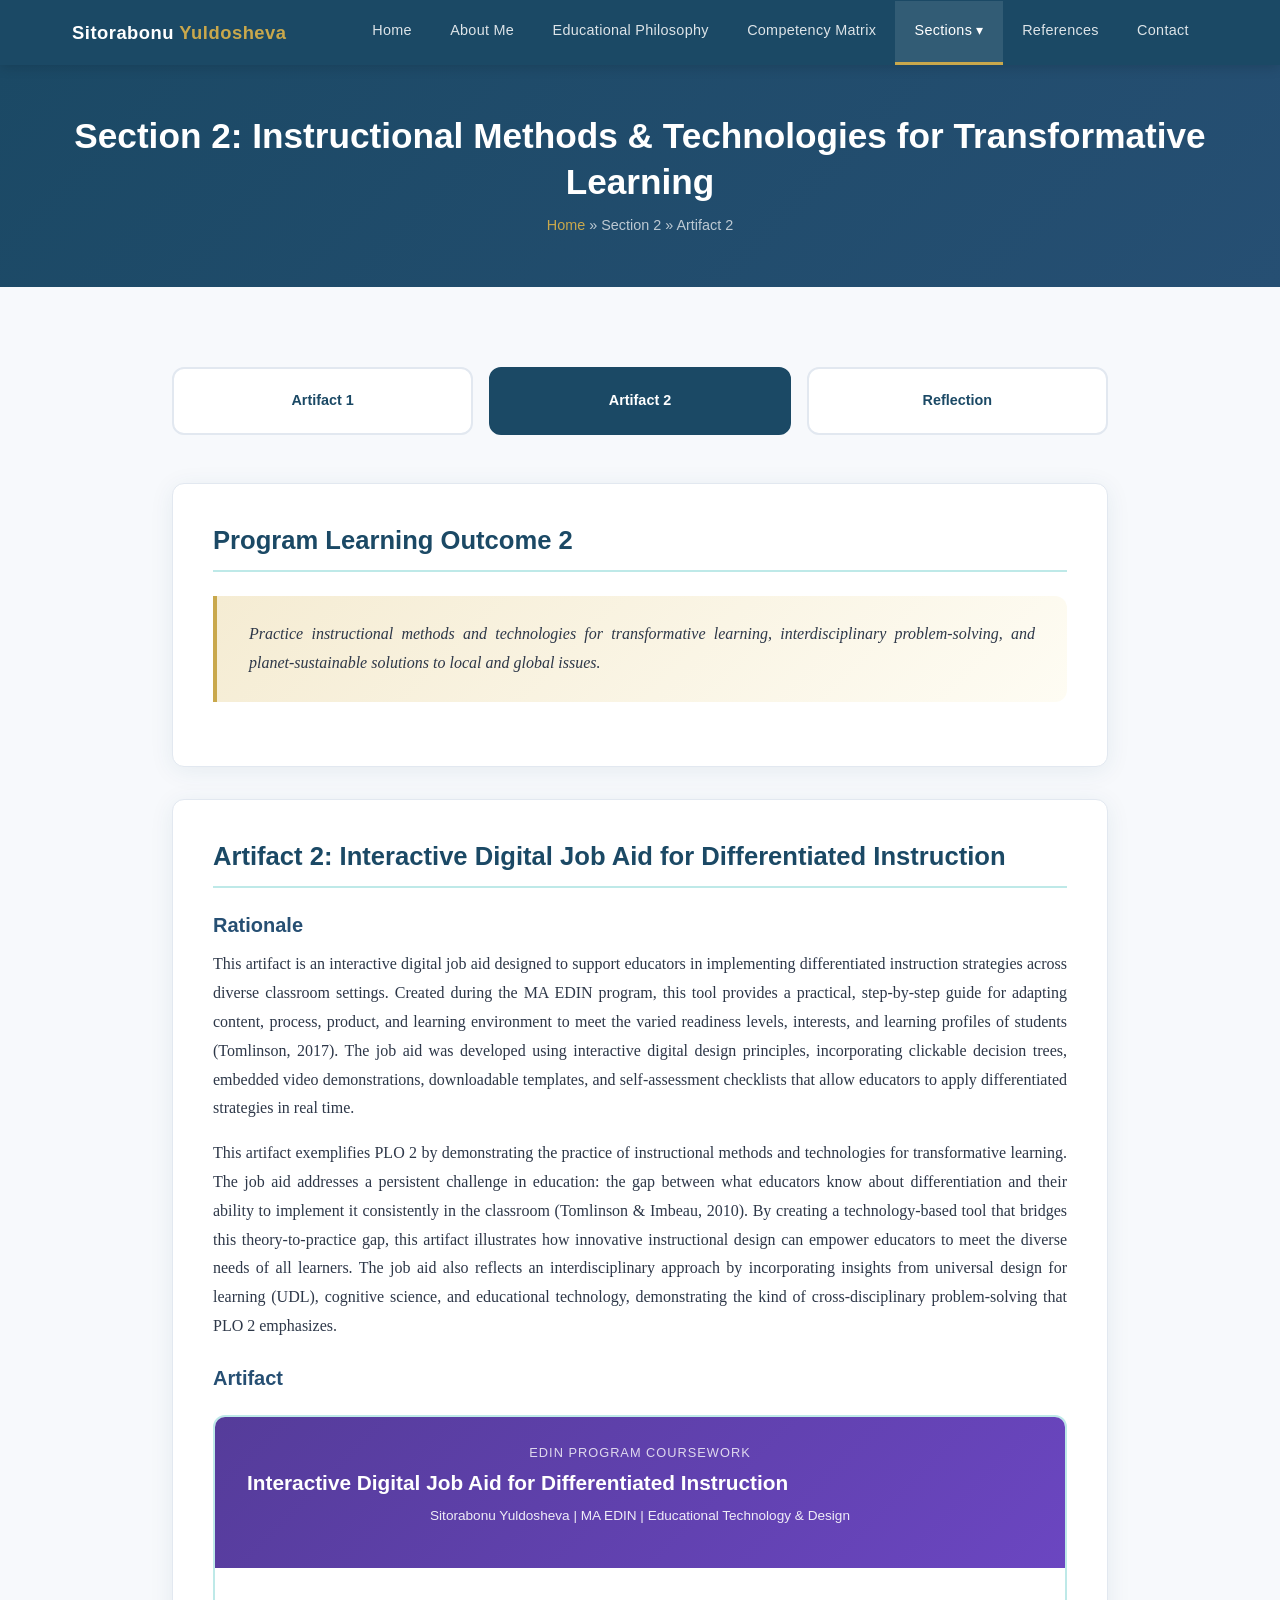
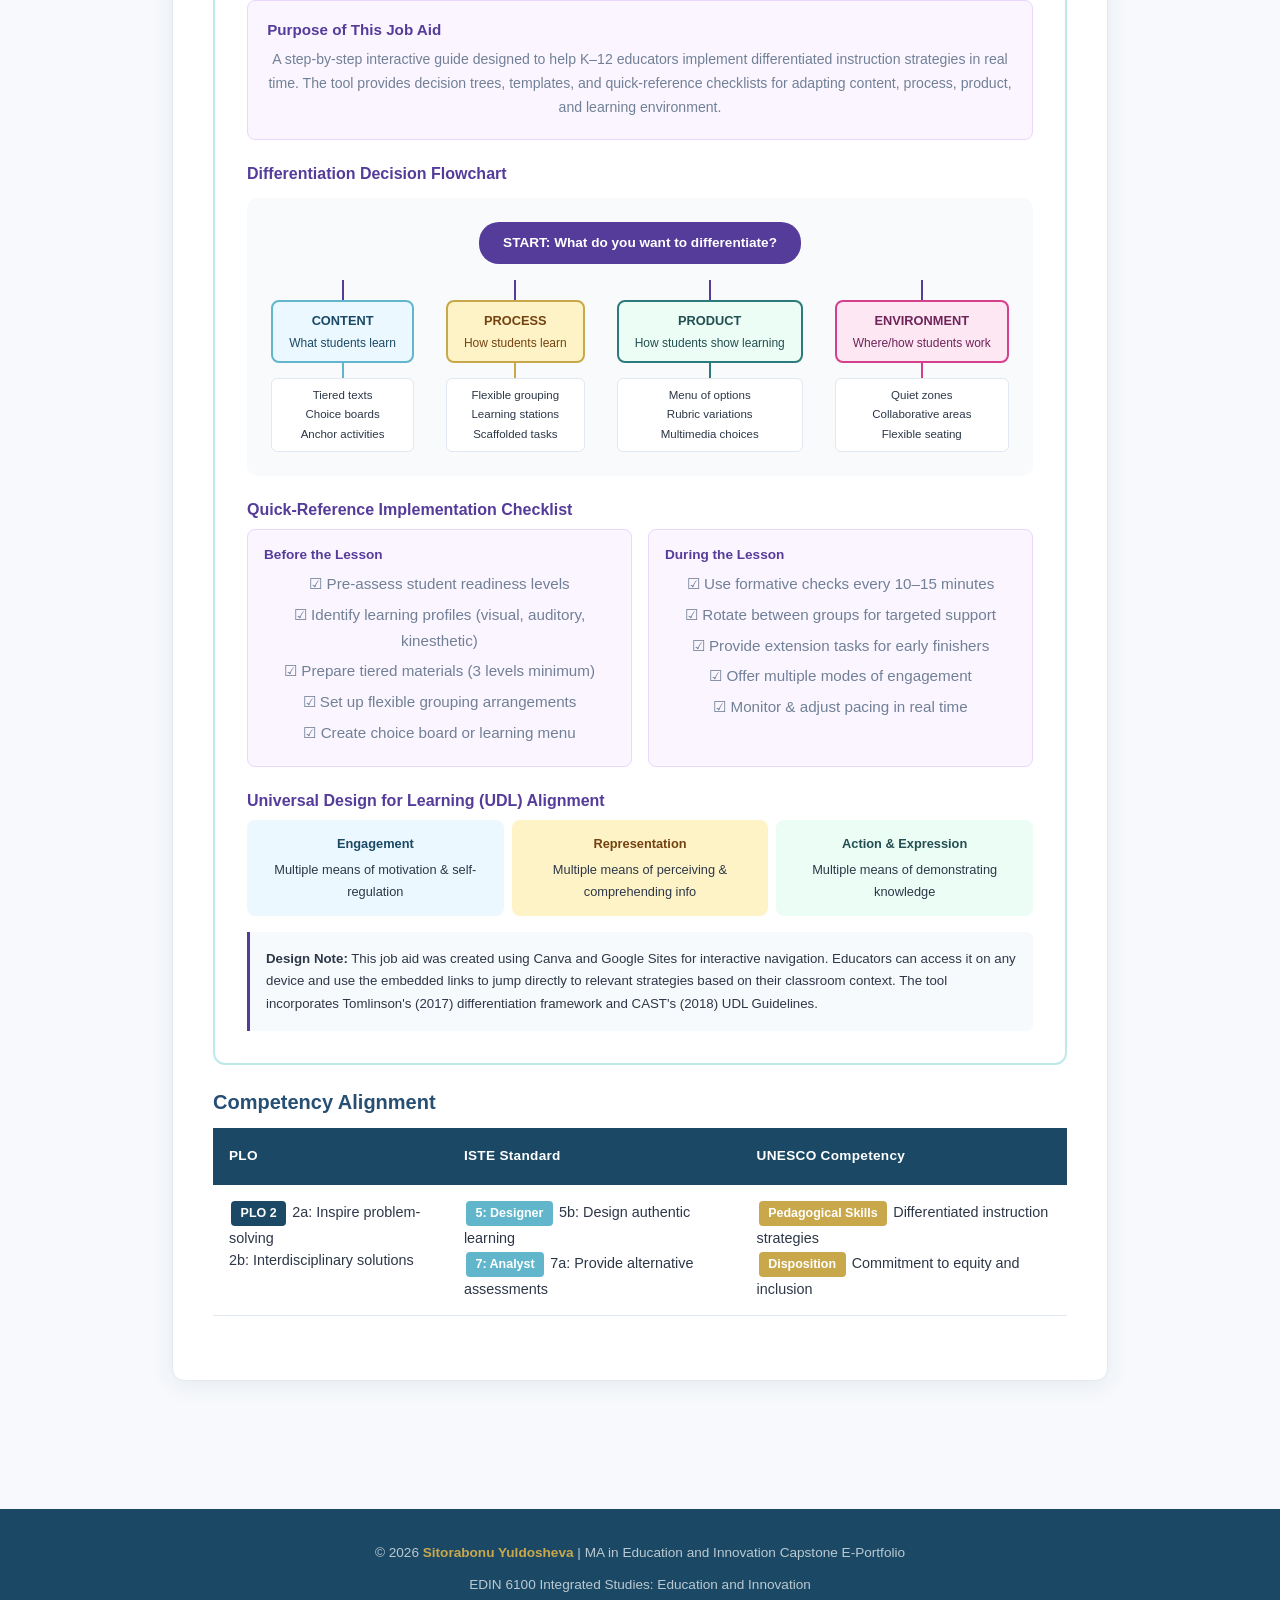
<file: section2-artifact2.html>
<!DOCTYPE html>
<html lang="en">
<head>
  <meta charset="UTF-8">
  <meta name="viewport" content="width=device-width, initial-scale=1.0">
  <title>Section 2 - Artifact 2 | Sitorabonu Yuldosheva</title>
  <link rel="stylesheet" href="css/style.css">
</head>
<body>

  <!-- Navigation -->
  <nav class="navbar">
    <div class="nav-container">
      <div class="nav-brand">Sitorabonu <span>Yuldosheva</span></div>
      <button class="nav-toggle" onclick="document.querySelector('.nav-links').classList.toggle('open')">&#9776;</button>
      <ul class="nav-links">
        <li><a href="index.html">Home</a></li>
        <li><a href="about.html">About Me</a></li>
        <li><a href="philosophy.html">Educational Philosophy</a></li>
        <li><a href="matrix.html">Competency Matrix</a></li>
        <li class="dropdown">
          <a href="#" class="active">Sections &#9662;</a>
          <div class="dropdown-menu">
            <a href="section1-artifact1.html">Section 1: Creativity &amp; Innovation</a>
            <a href="section2-artifact1.html" style="background:rgba(255,255,255,0.1);">Section 2: Instructional Methods &amp; Tech</a>
            <a href="section3.html">Section 3: Team Leaders &amp; Facilitators</a>
            <a href="section4.html">Section 4: Lifelong Learning</a>
            <a href="section5.html">Section 5: Digital Badge Notebook</a>
          </div>
        </li>
        <li><a href="references.html">References</a></li>
        <li><a href="contact.html">Contact</a></li>
      </ul>
    </div>
  </nav>

  <!-- Page Header -->
  <div class="page-header">
    <h1>Section 2: Instructional Methods &amp; Technologies for Transformative Learning</h1>
    <p class="breadcrumb"><a href="index.html">Home</a> &raquo; Section 2 &raquo; Artifact 2</p>
  </div>

  <!-- Section Navigation -->
  <div class="container" style="padding-bottom: 0;">
    <div class="section-nav">
      <a href="section2-artifact1.html">Artifact 1</a>
      <a href="section2-artifact2.html" class="active">Artifact 2</a>
      <a href="section2-reflection.html">Reflection</a>
    </div>
  </div>

  <!-- Main Content -->
  <main class="container" style="padding-top: 1rem;">

    <!-- PLO Alignment -->
    <div class="content-card">
      <h2>Program Learning Outcome 2</h2>
      <div class="purpose-box">
        <p>Practice instructional methods and technologies for transformative learning, interdisciplinary problem-solving, and planet-sustainable solutions to local and global issues.</p>
      </div>
    </div>

    <!-- Artifact 2 -->
    <div class="content-card">
      <h2>Artifact 2: Interactive Digital Job Aid for Differentiated Instruction</h2>

      <h3>Rationale</h3>
      <p>This artifact is an interactive digital job aid designed to support educators in implementing differentiated instruction strategies across diverse classroom settings. Created during the MA EDIN program, this tool provides a practical, step-by-step guide for adapting content, process, product, and learning environment to meet the varied readiness levels, interests, and learning profiles of students (Tomlinson, 2017). The job aid was developed using interactive digital design principles, incorporating clickable decision trees, embedded video demonstrations, downloadable templates, and self-assessment checklists that allow educators to apply differentiated strategies in real time.</p>
      <p>This artifact exemplifies PLO 2 by demonstrating the practice of instructional methods and technologies for transformative learning. The job aid addresses a persistent challenge in education: the gap between what educators know about differentiation and their ability to implement it consistently in the classroom (Tomlinson &amp; Imbeau, 2010). By creating a technology-based tool that bridges this theory-to-practice gap, this artifact illustrates how innovative instructional design can empower educators to meet the diverse needs of all learners. The job aid also reflects an interdisciplinary approach by incorporating insights from universal design for learning (UDL), cognitive science, and educational technology, demonstrating the kind of cross-disciplinary problem-solving that PLO 2 emphasizes.</p>

      <h3>Artifact</h3>
      <div class="artifact-embed has-content" style="padding: 0; overflow: hidden;">
        <div style="width:100%; background: linear-gradient(135deg, #553c9a, #6b46c1); color: #fff; padding: 1.5rem 2rem; text-align: left;">
          <p style="font-size: 0.8rem; text-transform: uppercase; letter-spacing: 1px; margin-bottom: 0.3rem; opacity: 0.8; color: #fff;">EDIN Program Coursework</p>
          <h4 style="font-size: 1.3rem; margin: 0; color: #fff; font-family: 'Segoe UI', sans-serif;">Interactive Digital Job Aid for Differentiated Instruction</h4>
          <p style="font-size: 0.85rem; margin-top: 0.5rem; opacity: 0.9; color: #fff;">Sitorabonu Yuldosheva | MA EDIN | Educational Technology &amp; Design</p>
        </div>
        <div style="padding: 2rem; text-align: left; font-family: 'Segoe UI', sans-serif; font-size: 0.92rem; line-height: 1.7;">

          <!-- Purpose Banner -->
          <div style="background: #faf5ff; border: 1px solid #e9d8fd; border-radius: 8px; padding: 1.2rem; margin-bottom: 1.5rem;">
            <h5 style="color: #553c9a; margin: 0 0 0.5rem; font-size: 0.95rem;">Purpose of This Job Aid</h5>
            <p style="margin: 0; font-size: 0.88rem;">A step-by-step interactive guide designed to help K&ndash;12 educators implement differentiated instruction strategies in real time. The tool provides decision trees, templates, and quick-reference checklists for adapting content, process, product, and learning environment.</p>
          </div>

          <!-- Decision Tree -->
          <h5 style="color: #553c9a; margin-bottom: 0.8rem; font-size: 1rem;">Differentiation Decision Flowchart</h5>
          <div style="background: #f8fafc; border-radius: 10px; padding: 1.5rem; margin-bottom: 1.5rem; text-align: center;">
            <div style="display: inline-block; background: #553c9a; color: #fff; padding: 0.6rem 1.5rem; border-radius: 20px; font-weight: 600; font-size: 0.85rem;">START: What do you want to differentiate?</div>
            <div style="display: flex; justify-content: center; gap: 2rem; margin-top: 1rem; flex-wrap: wrap;">
              <div style="text-align: center;">
                <div style="width: 2px; height: 20px; background: #553c9a; margin: 0 auto;"></div>
                <div style="background: #ebf8ff; border: 2px solid #62B6CB; padding: 0.5rem 1rem; border-radius: 8px; font-size: 0.8rem; font-weight: 600; color: #1B4965;">CONTENT<br><span style="font-weight: 400; font-size: 0.75rem;">What students learn</span></div>
                <div style="width: 2px; height: 15px; background: #62B6CB; margin: 0 auto;"></div>
                <div style="background: #fff; border: 1px solid #e2e8f0; padding: 0.4rem 0.8rem; border-radius: 6px; font-size: 0.72rem;">Tiered texts<br>Choice boards<br>Anchor activities</div>
              </div>
              <div style="text-align: center;">
                <div style="width: 2px; height: 20px; background: #553c9a; margin: 0 auto;"></div>
                <div style="background: #fef3c7; border: 2px solid #C9A84C; padding: 0.5rem 1rem; border-radius: 8px; font-size: 0.8rem; font-weight: 600; color: #744210;">PROCESS<br><span style="font-weight: 400; font-size: 0.75rem;">How students learn</span></div>
                <div style="width: 2px; height: 15px; background: #C9A84C; margin: 0 auto;"></div>
                <div style="background: #fff; border: 1px solid #e2e8f0; padding: 0.4rem 0.8rem; border-radius: 6px; font-size: 0.72rem;">Flexible grouping<br>Learning stations<br>Scaffolded tasks</div>
              </div>
              <div style="text-align: center;">
                <div style="width: 2px; height: 20px; background: #553c9a; margin: 0 auto;"></div>
                <div style="background: #ecfdf5; border: 2px solid #2c7a7b; padding: 0.5rem 1rem; border-radius: 8px; font-size: 0.8rem; font-weight: 600; color: #234e52;">PRODUCT<br><span style="font-weight: 400; font-size: 0.75rem;">How students show learning</span></div>
                <div style="width: 2px; height: 15px; background: #2c7a7b; margin: 0 auto;"></div>
                <div style="background: #fff; border: 1px solid #e2e8f0; padding: 0.4rem 0.8rem; border-radius: 6px; font-size: 0.72rem;">Menu of options<br>Rubric variations<br>Multimedia choices</div>
              </div>
              <div style="text-align: center;">
                <div style="width: 2px; height: 20px; background: #553c9a; margin: 0 auto;"></div>
                <div style="background: #fce7f3; border: 2px solid #d53f8c; padding: 0.5rem 1rem; border-radius: 8px; font-size: 0.8rem; font-weight: 600; color: #702459;">ENVIRONMENT<br><span style="font-weight: 400; font-size: 0.75rem;">Where/how students work</span></div>
                <div style="width: 2px; height: 15px; background: #d53f8c; margin: 0 auto;"></div>
                <div style="background: #fff; border: 1px solid #e2e8f0; padding: 0.4rem 0.8rem; border-radius: 6px; font-size: 0.72rem;">Quiet zones<br>Collaborative areas<br>Flexible seating</div>
              </div>
            </div>
          </div>

          <!-- Quick-Reference Checklist -->
          <h5 style="color: #553c9a; margin-bottom: 0.5rem; font-size: 1rem;">Quick-Reference Implementation Checklist</h5>
          <div style="display: grid; grid-template-columns: repeat(auto-fit, minmax(250px, 1fr)); gap: 1rem; margin-bottom: 1.5rem;">
            <div style="border: 1px solid #e9d8fd; border-radius: 8px; padding: 1rem; background: #faf5ff;">
              <h6 style="margin: 0 0 0.5rem; color: #553c9a; font-size: 0.85rem;">Before the Lesson</h6>
              <div style="font-size: 0.8rem;">
                <p style="margin: 0.3rem 0;">&#9745; Pre-assess student readiness levels</p>
                <p style="margin: 0.3rem 0;">&#9745; Identify learning profiles (visual, auditory, kinesthetic)</p>
                <p style="margin: 0.3rem 0;">&#9745; Prepare tiered materials (3 levels minimum)</p>
                <p style="margin: 0.3rem 0;">&#9745; Set up flexible grouping arrangements</p>
                <p style="margin: 0.3rem 0;">&#9745; Create choice board or learning menu</p>
              </div>
            </div>
            <div style="border: 1px solid #e9d8fd; border-radius: 8px; padding: 1rem; background: #faf5ff;">
              <h6 style="margin: 0 0 0.5rem; color: #553c9a; font-size: 0.85rem;">During the Lesson</h6>
              <div style="font-size: 0.8rem;">
                <p style="margin: 0.3rem 0;">&#9745; Use formative checks every 10&ndash;15 minutes</p>
                <p style="margin: 0.3rem 0;">&#9745; Rotate between groups for targeted support</p>
                <p style="margin: 0.3rem 0;">&#9745; Provide extension tasks for early finishers</p>
                <p style="margin: 0.3rem 0;">&#9745; Offer multiple modes of engagement</p>
                <p style="margin: 0.3rem 0;">&#9745; Monitor &amp; adjust pacing in real time</p>
              </div>
            </div>
          </div>

          <!-- UDL Alignment -->
          <h5 style="color: #553c9a; margin-bottom: 0.5rem; font-size: 1rem;">Universal Design for Learning (UDL) Alignment</h5>
          <div style="display: grid; grid-template-columns: repeat(3, 1fr); gap: 0.5rem; margin-bottom: 1rem; font-size: 0.8rem;">
            <div style="background: #ebf8ff; padding: 0.8rem; border-radius: 8px; text-align: center;">
              <strong style="color: #1B4965; display: block; margin-bottom: 0.3rem;">Engagement</strong>
              <span>Multiple means of motivation &amp; self-regulation</span>
            </div>
            <div style="background: #fef3c7; padding: 0.8rem; border-radius: 8px; text-align: center;">
              <strong style="color: #744210; display: block; margin-bottom: 0.3rem;">Representation</strong>
              <span>Multiple means of perceiving &amp; comprehending info</span>
            </div>
            <div style="background: #ecfdf5; padding: 0.8rem; border-radius: 8px; text-align: center;">
              <strong style="color: #234e52; display: block; margin-bottom: 0.3rem;">Action &amp; Expression</strong>
              <span>Multiple means of demonstrating knowledge</span>
            </div>
          </div>

          <div style="margin-top: 1rem; padding: 1rem; background: #f7fafc; border-left: 3px solid #553c9a; border-radius: 0 6px 6px 0; font-size: 0.83rem;">
            <strong>Design Note:</strong> This job aid was created using Canva and Google Sites for interactive navigation. Educators can access it on any device and use the embedded links to jump directly to relevant strategies based on their classroom context. The tool incorporates Tomlinson's (2017) differentiation framework and CAST's (2018) UDL Guidelines.
          </div>
        </div>
      </div>

      <h3>Competency Alignment</h3>
      <table class="matrix-table" style="margin-top: 0.5rem;">
        <thead>
          <tr>
            <th>PLO</th>
            <th>ISTE Standard</th>
            <th>UNESCO Competency</th>
          </tr>
        </thead>
        <tbody>
          <tr>
            <td><span class="plo-tag">PLO 2</span> 2a: Inspire problem-solving<br>2b: Interdisciplinary solutions</td>
            <td><span class="iste-tag">5: Designer</span> 5b: Design authentic learning<br><span class="iste-tag">7: Analyst</span> 7a: Provide alternative assessments</td>
            <td><span class="un-tag">Pedagogical Skills</span> Differentiated instruction strategies<br><span class="un-tag">Disposition</span> Commitment to equity and inclusion</td>
          </tr>
        </tbody>
      </table>
    </div>

  </main>

  <!-- Footer -->
  <footer class="footer">
    <p>&copy; 2026 <strong>Sitorabonu Yuldosheva</strong> | MA in Education and Innovation Capstone E-Portfolio</p>
    <p style="margin-top: 0.5rem;">EDIN 6100 Integrated Studies: Education and Innovation</p>
  </footer>

</body>
</html>
</file>
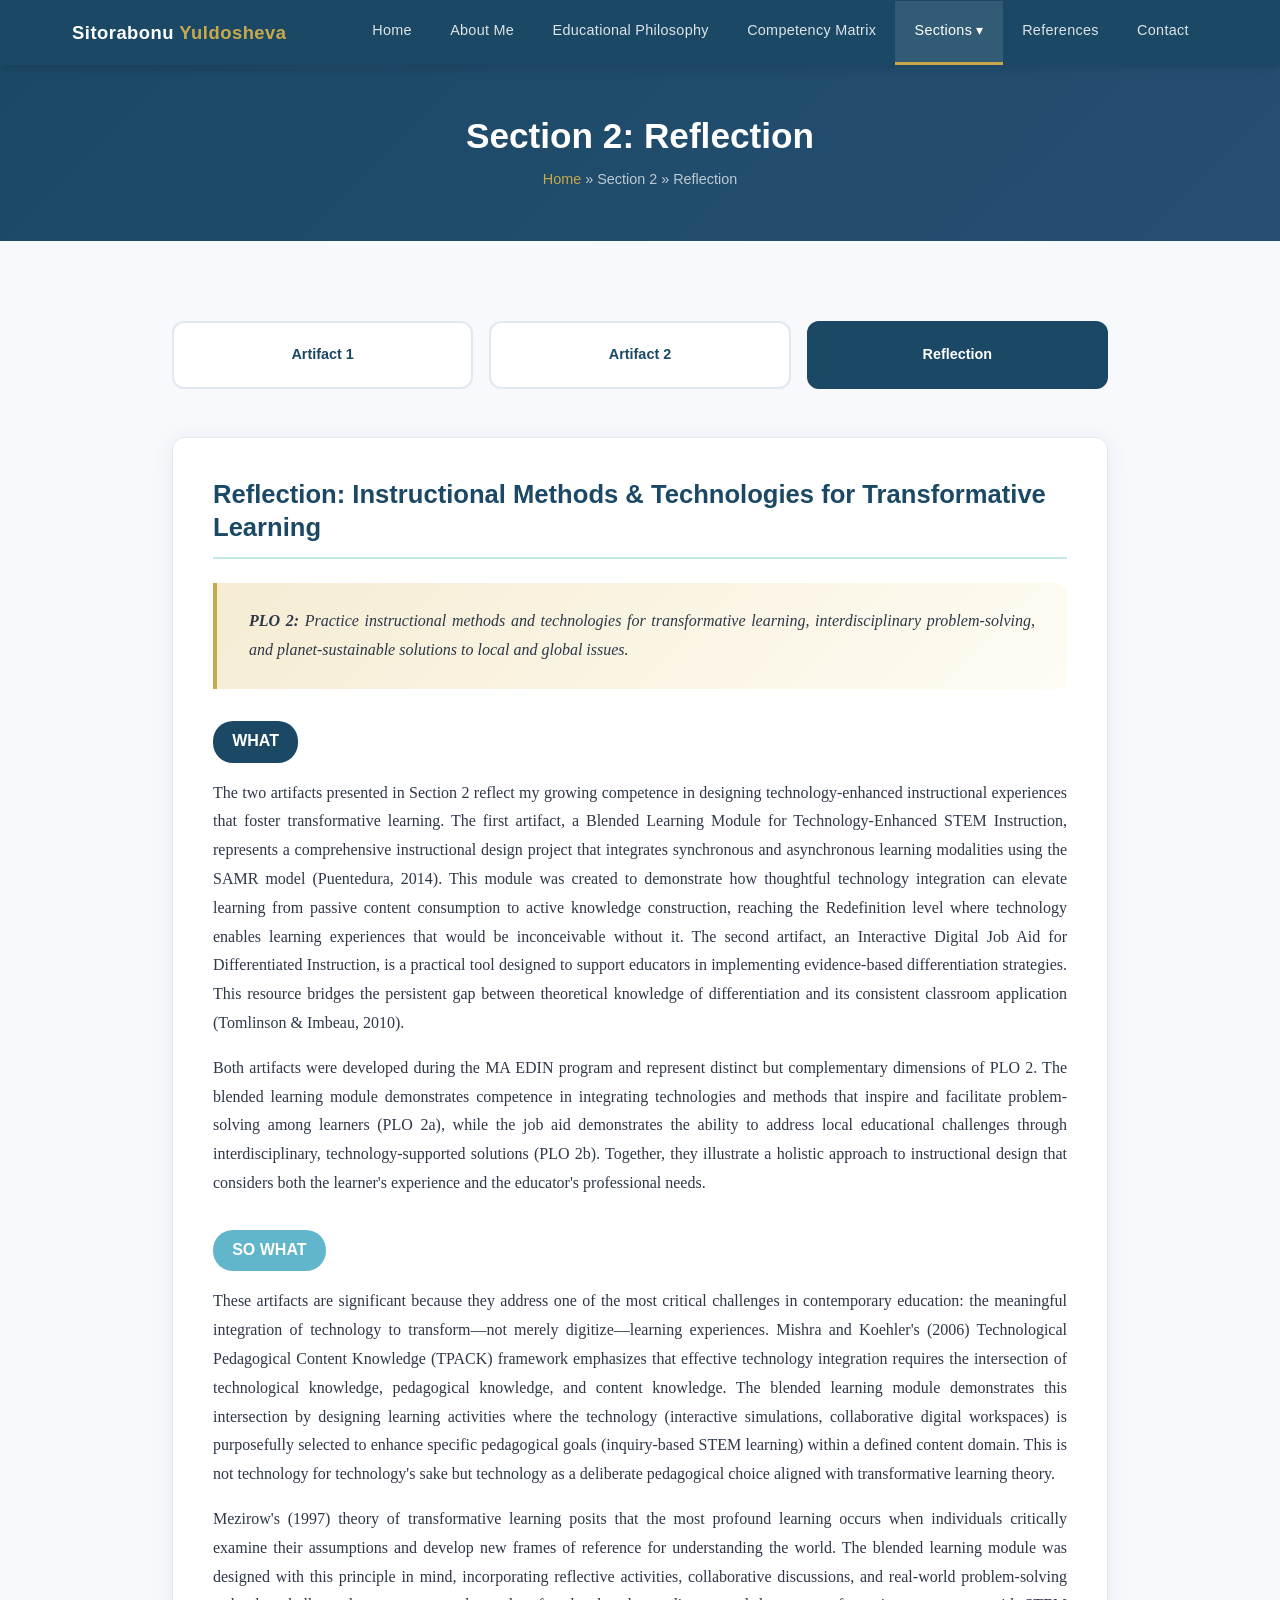
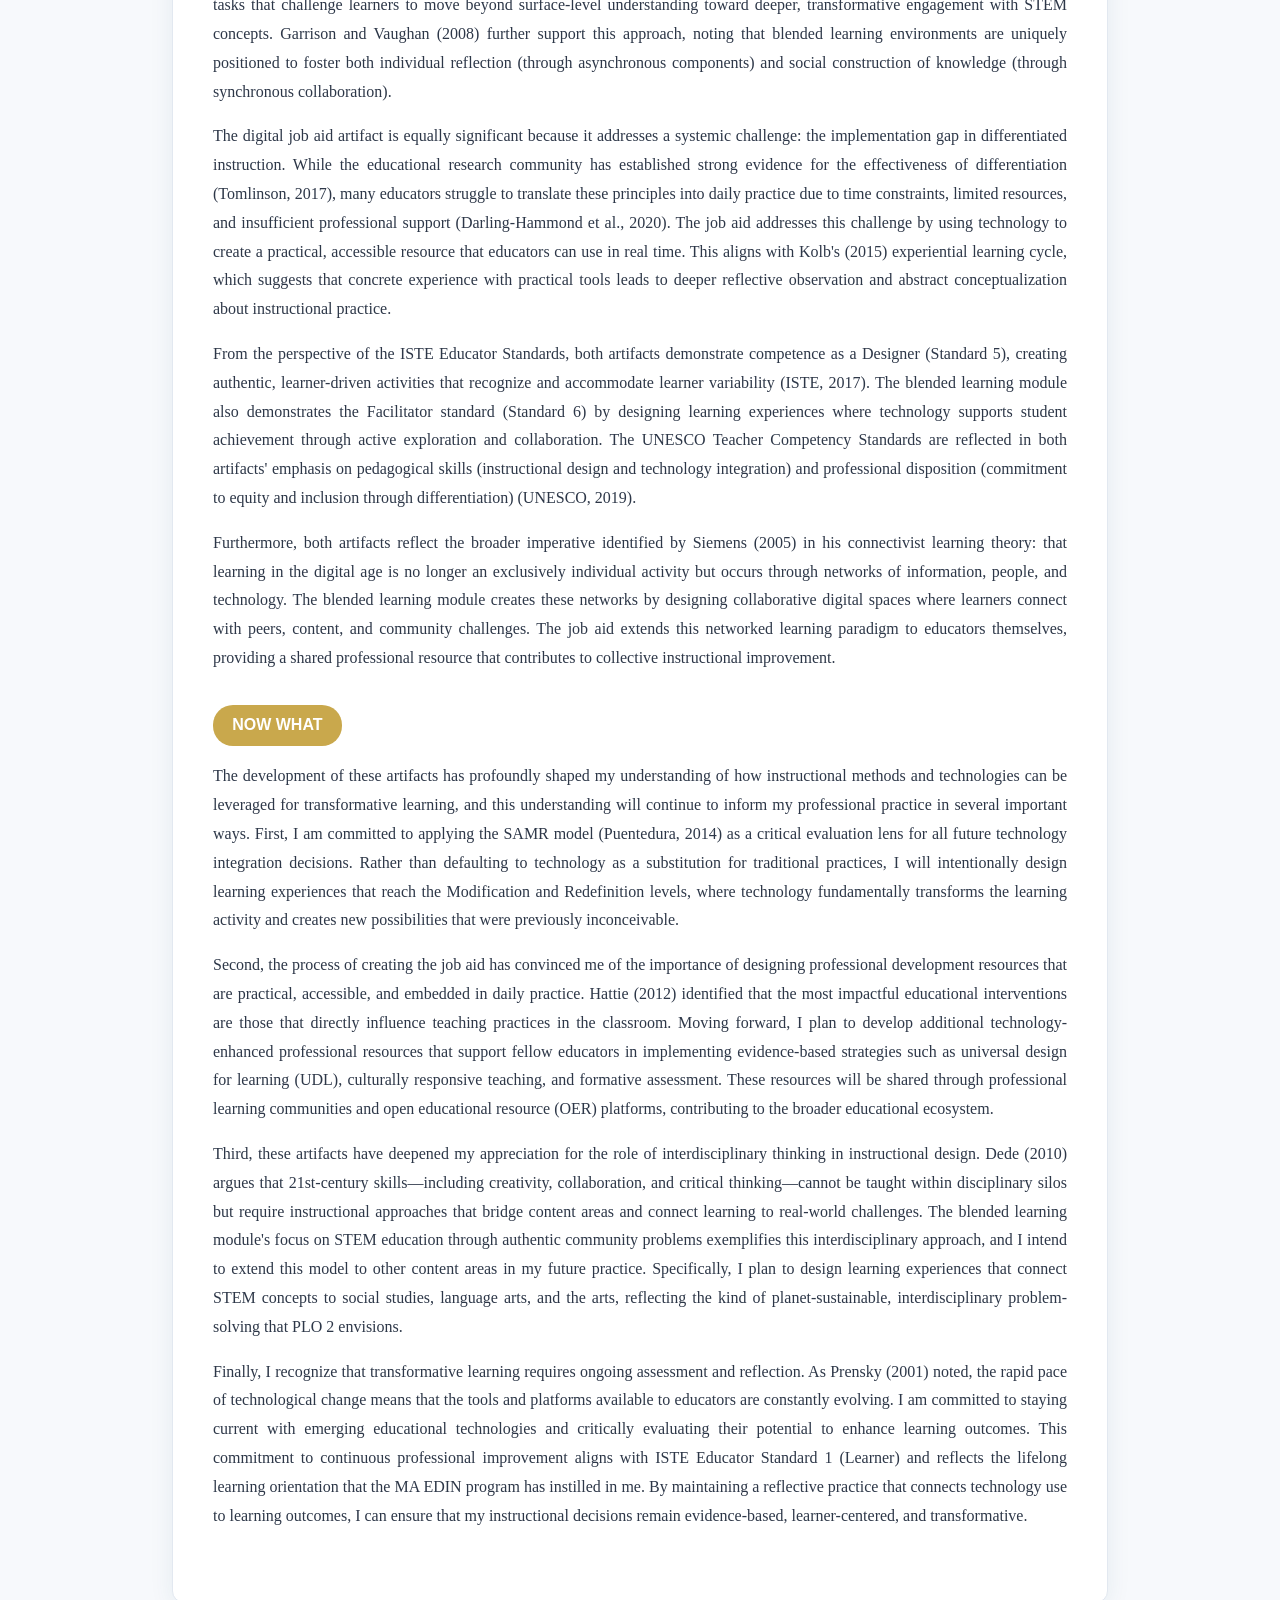
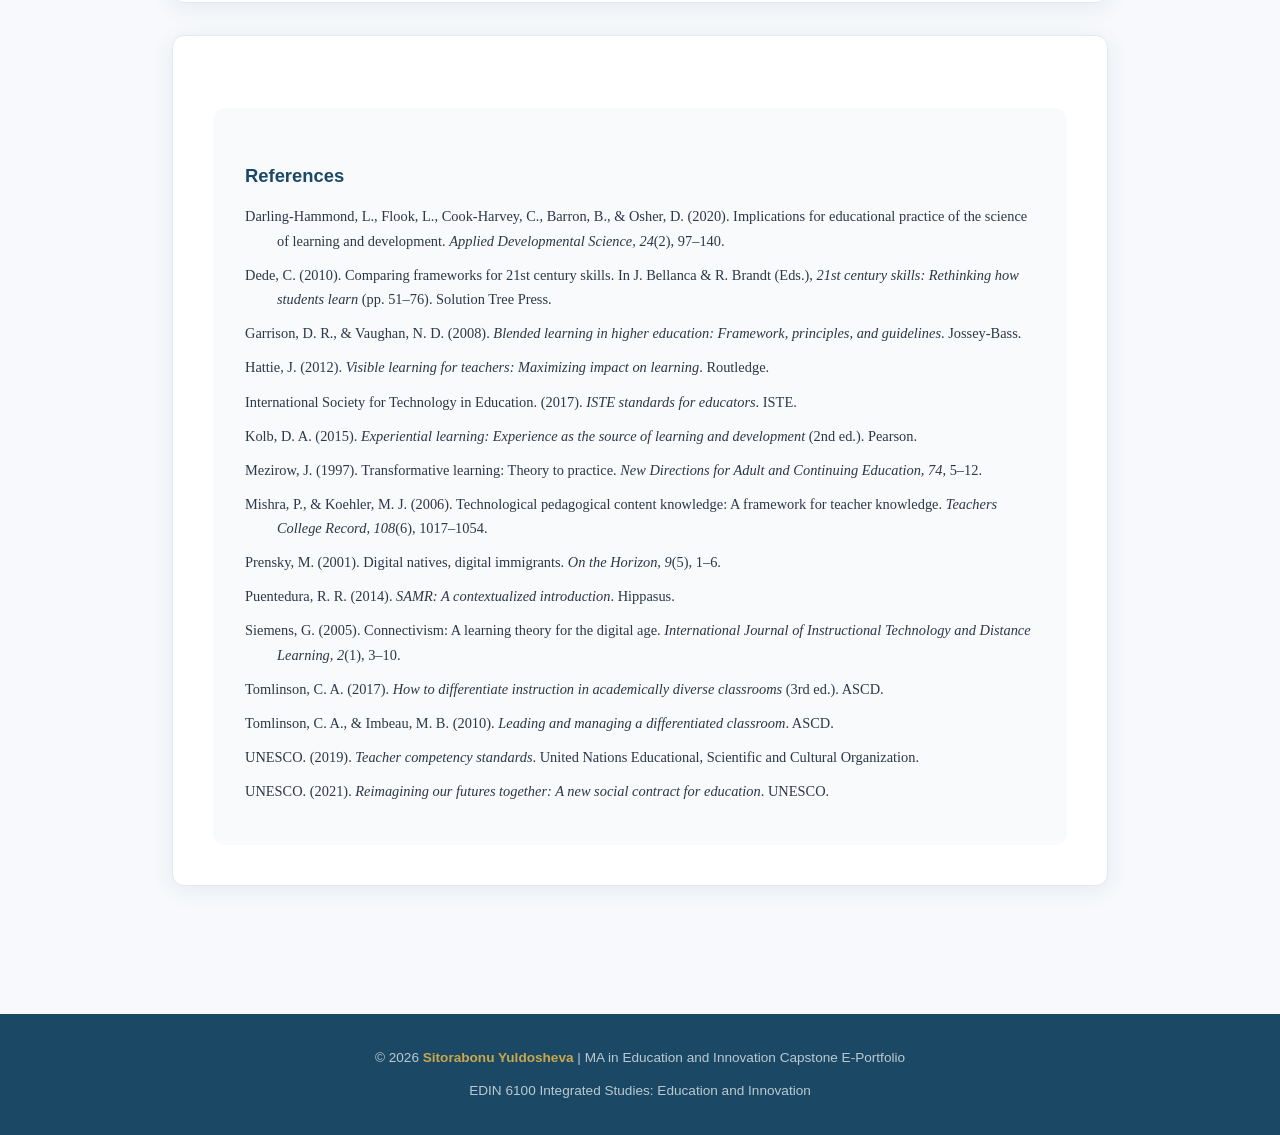
<file: section2-reflection.html>
<!DOCTYPE html>
<html lang="en">
<head>
  <meta charset="UTF-8">
  <meta name="viewport" content="width=device-width, initial-scale=1.0">
  <title>Section 2 - Reflection | Sitorabonu Yuldosheva</title>
  <link rel="stylesheet" href="css/style.css">
</head>
<body>

  <!-- Navigation -->
  <nav class="navbar">
    <div class="nav-container">
      <div class="nav-brand">Sitorabonu <span>Yuldosheva</span></div>
      <button class="nav-toggle" onclick="document.querySelector('.nav-links').classList.toggle('open')">&#9776;</button>
      <ul class="nav-links">
        <li><a href="index.html">Home</a></li>
        <li><a href="about.html">About Me</a></li>
        <li><a href="philosophy.html">Educational Philosophy</a></li>
        <li><a href="matrix.html">Competency Matrix</a></li>
        <li class="dropdown">
          <a href="#" class="active">Sections &#9662;</a>
          <div class="dropdown-menu">
            <a href="section1-artifact1.html">Section 1: Creativity &amp; Innovation</a>
            <a href="section2-artifact1.html" style="background:rgba(255,255,255,0.1);">Section 2: Instructional Methods &amp; Tech</a>
            <a href="section3.html">Section 3: Team Leaders &amp; Facilitators</a>
            <a href="section4.html">Section 4: Lifelong Learning</a>
            <a href="section5.html">Section 5: Digital Badge Notebook</a>
          </div>
        </li>
        <li><a href="references.html">References</a></li>
        <li><a href="contact.html">Contact</a></li>
      </ul>
    </div>
  </nav>

  <!-- Page Header -->
  <div class="page-header">
    <h1>Section 2: Reflection</h1>
    <p class="breadcrumb"><a href="index.html">Home</a> &raquo; Section 2 &raquo; Reflection</p>
  </div>

  <!-- Section Navigation -->
  <div class="container" style="padding-bottom: 0;">
    <div class="section-nav">
      <a href="section2-artifact1.html">Artifact 1</a>
      <a href="section2-artifact2.html">Artifact 2</a>
      <a href="section2-reflection.html" class="active">Reflection</a>
    </div>
  </div>

  <!-- Main Content -->
  <main class="container" style="padding-top: 1rem;">

    <div class="content-card">
      <h2>Reflection: Instructional Methods &amp; Technologies for Transformative Learning</h2>
      <div class="purpose-box">
        <p><strong>PLO 2:</strong> Practice instructional methods and technologies for transformative learning, interdisciplinary problem-solving, and planet-sustainable solutions to local and global issues.</p>
      </div>

      <!-- WHAT -->
      <div class="reflection-section">
        <div class="reflection-label what">WHAT</div>
        <p>The two artifacts presented in Section 2 reflect my growing competence in designing technology-enhanced instructional experiences that foster transformative learning. The first artifact, a Blended Learning Module for Technology-Enhanced STEM Instruction, represents a comprehensive instructional design project that integrates synchronous and asynchronous learning modalities using the SAMR model (Puentedura, 2014). This module was created to demonstrate how thoughtful technology integration can elevate learning from passive content consumption to active knowledge construction, reaching the Redefinition level where technology enables learning experiences that would be inconceivable without it. The second artifact, an Interactive Digital Job Aid for Differentiated Instruction, is a practical tool designed to support educators in implementing evidence-based differentiation strategies. This resource bridges the persistent gap between theoretical knowledge of differentiation and its consistent classroom application (Tomlinson &amp; Imbeau, 2010).</p>
        <p>Both artifacts were developed during the MA EDIN program and represent distinct but complementary dimensions of PLO 2. The blended learning module demonstrates competence in integrating technologies and methods that inspire and facilitate problem-solving among learners (PLO 2a), while the job aid demonstrates the ability to address local educational challenges through interdisciplinary, technology-supported solutions (PLO 2b). Together, they illustrate a holistic approach to instructional design that considers both the learner's experience and the educator's professional needs.</p>
      </div>

      <!-- SO WHAT -->
      <div class="reflection-section">
        <div class="reflection-label so-what">SO WHAT</div>
        <p>These artifacts are significant because they address one of the most critical challenges in contemporary education: the meaningful integration of technology to transform&mdash;not merely digitize&mdash;learning experiences. Mishra and Koehler's (2006) Technological Pedagogical Content Knowledge (TPACK) framework emphasizes that effective technology integration requires the intersection of technological knowledge, pedagogical knowledge, and content knowledge. The blended learning module demonstrates this intersection by designing learning activities where the technology (interactive simulations, collaborative digital workspaces) is purposefully selected to enhance specific pedagogical goals (inquiry-based STEM learning) within a defined content domain. This is not technology for technology's sake but technology as a deliberate pedagogical choice aligned with transformative learning theory.</p>
        <p>Mezirow's (1997) theory of transformative learning posits that the most profound learning occurs when individuals critically examine their assumptions and develop new frames of reference for understanding the world. The blended learning module was designed with this principle in mind, incorporating reflective activities, collaborative discussions, and real-world problem-solving tasks that challenge learners to move beyond surface-level understanding toward deeper, transformative engagement with STEM concepts. Garrison and Vaughan (2008) further support this approach, noting that blended learning environments are uniquely positioned to foster both individual reflection (through asynchronous components) and social construction of knowledge (through synchronous collaboration).</p>
        <p>The digital job aid artifact is equally significant because it addresses a systemic challenge: the implementation gap in differentiated instruction. While the educational research community has established strong evidence for the effectiveness of differentiation (Tomlinson, 2017), many educators struggle to translate these principles into daily practice due to time constraints, limited resources, and insufficient professional support (Darling-Hammond et al., 2020). The job aid addresses this challenge by using technology to create a practical, accessible resource that educators can use in real time. This aligns with Kolb's (2015) experiential learning cycle, which suggests that concrete experience with practical tools leads to deeper reflective observation and abstract conceptualization about instructional practice.</p>
        <p>From the perspective of the ISTE Educator Standards, both artifacts demonstrate competence as a Designer (Standard 5), creating authentic, learner-driven activities that recognize and accommodate learner variability (ISTE, 2017). The blended learning module also demonstrates the Facilitator standard (Standard 6) by designing learning experiences where technology supports student achievement through active exploration and collaboration. The UNESCO Teacher Competency Standards are reflected in both artifacts' emphasis on pedagogical skills (instructional design and technology integration) and professional disposition (commitment to equity and inclusion through differentiation) (UNESCO, 2019).</p>
        <p>Furthermore, both artifacts reflect the broader imperative identified by Siemens (2005) in his connectivist learning theory: that learning in the digital age is no longer an exclusively individual activity but occurs through networks of information, people, and technology. The blended learning module creates these networks by designing collaborative digital spaces where learners connect with peers, content, and community challenges. The job aid extends this networked learning paradigm to educators themselves, providing a shared professional resource that contributes to collective instructional improvement.</p>
      </div>

      <!-- NOW WHAT -->
      <div class="reflection-section">
        <div class="reflection-label now-what">NOW WHAT</div>
        <p>The development of these artifacts has profoundly shaped my understanding of how instructional methods and technologies can be leveraged for transformative learning, and this understanding will continue to inform my professional practice in several important ways. First, I am committed to applying the SAMR model (Puentedura, 2014) as a critical evaluation lens for all future technology integration decisions. Rather than defaulting to technology as a substitution for traditional practices, I will intentionally design learning experiences that reach the Modification and Redefinition levels, where technology fundamentally transforms the learning activity and creates new possibilities that were previously inconceivable.</p>
        <p>Second, the process of creating the job aid has convinced me of the importance of designing professional development resources that are practical, accessible, and embedded in daily practice. Hattie (2012) identified that the most impactful educational interventions are those that directly influence teaching practices in the classroom. Moving forward, I plan to develop additional technology-enhanced professional resources that support fellow educators in implementing evidence-based strategies such as universal design for learning (UDL), culturally responsive teaching, and formative assessment. These resources will be shared through professional learning communities and open educational resource (OER) platforms, contributing to the broader educational ecosystem.</p>
        <p>Third, these artifacts have deepened my appreciation for the role of interdisciplinary thinking in instructional design. Dede (2010) argues that 21st-century skills&mdash;including creativity, collaboration, and critical thinking&mdash;cannot be taught within disciplinary silos but require instructional approaches that bridge content areas and connect learning to real-world challenges. The blended learning module's focus on STEM education through authentic community problems exemplifies this interdisciplinary approach, and I intend to extend this model to other content areas in my future practice. Specifically, I plan to design learning experiences that connect STEM concepts to social studies, language arts, and the arts, reflecting the kind of planet-sustainable, interdisciplinary problem-solving that PLO 2 envisions.</p>
        <p>Finally, I recognize that transformative learning requires ongoing assessment and reflection. As Prensky (2001) noted, the rapid pace of technological change means that the tools and platforms available to educators are constantly evolving. I am committed to staying current with emerging educational technologies and critically evaluating their potential to enhance learning outcomes. This commitment to continuous professional improvement aligns with ISTE Educator Standard 1 (Learner) and reflects the lifelong learning orientation that the MA EDIN program has instilled in me. By maintaining a reflective practice that connects technology use to learning outcomes, I can ensure that my instructional decisions remain evidence-based, learner-centered, and transformative.</p>
      </div>
    </div>

    <!-- References -->
    <div class="content-card">
      <div class="references">
        <h3>References</h3>
        <p>Darling-Hammond, L., Flook, L., Cook-Harvey, C., Barron, B., &amp; Osher, D. (2020). Implications for educational practice of the science of learning and development. <em>Applied Developmental Science, 24</em>(2), 97&ndash;140.</p>
        <p>Dede, C. (2010). Comparing frameworks for 21st century skills. In J. Bellanca &amp; R. Brandt (Eds.), <em>21st century skills: Rethinking how students learn</em> (pp. 51&ndash;76). Solution Tree Press.</p>
        <p>Garrison, D. R., &amp; Vaughan, N. D. (2008). <em>Blended learning in higher education: Framework, principles, and guidelines</em>. Jossey-Bass.</p>
        <p>Hattie, J. (2012). <em>Visible learning for teachers: Maximizing impact on learning</em>. Routledge.</p>
        <p>International Society for Technology in Education. (2017). <em>ISTE standards for educators</em>. ISTE.</p>
        <p>Kolb, D. A. (2015). <em>Experiential learning: Experience as the source of learning and development</em> (2nd ed.). Pearson.</p>
        <p>Mezirow, J. (1997). Transformative learning: Theory to practice. <em>New Directions for Adult and Continuing Education, 74</em>, 5&ndash;12.</p>
        <p>Mishra, P., &amp; Koehler, M. J. (2006). Technological pedagogical content knowledge: A framework for teacher knowledge. <em>Teachers College Record, 108</em>(6), 1017&ndash;1054.</p>
        <p>Prensky, M. (2001). Digital natives, digital immigrants. <em>On the Horizon, 9</em>(5), 1&ndash;6.</p>
        <p>Puentedura, R. R. (2014). <em>SAMR: A contextualized introduction</em>. Hippasus.</p>
        <p>Siemens, G. (2005). Connectivism: A learning theory for the digital age. <em>International Journal of Instructional Technology and Distance Learning, 2</em>(1), 3&ndash;10.</p>
        <p>Tomlinson, C. A. (2017). <em>How to differentiate instruction in academically diverse classrooms</em> (3rd ed.). ASCD.</p>
        <p>Tomlinson, C. A., &amp; Imbeau, M. B. (2010). <em>Leading and managing a differentiated classroom</em>. ASCD.</p>
        <p>UNESCO. (2019). <em>Teacher competency standards</em>. United Nations Educational, Scientific and Cultural Organization.</p>
        <p>UNESCO. (2021). <em>Reimagining our futures together: A new social contract for education</em>. UNESCO.</p>
      </div>
    </div>

  </main>

  <!-- Footer -->
  <footer class="footer">
    <p>&copy; 2026 <strong>Sitorabonu Yuldosheva</strong> | MA in Education and Innovation Capstone E-Portfolio</p>
    <p style="margin-top: 0.5rem;">EDIN 6100 Integrated Studies: Education and Innovation</p>
  </footer>

</body>
</html>
</file>
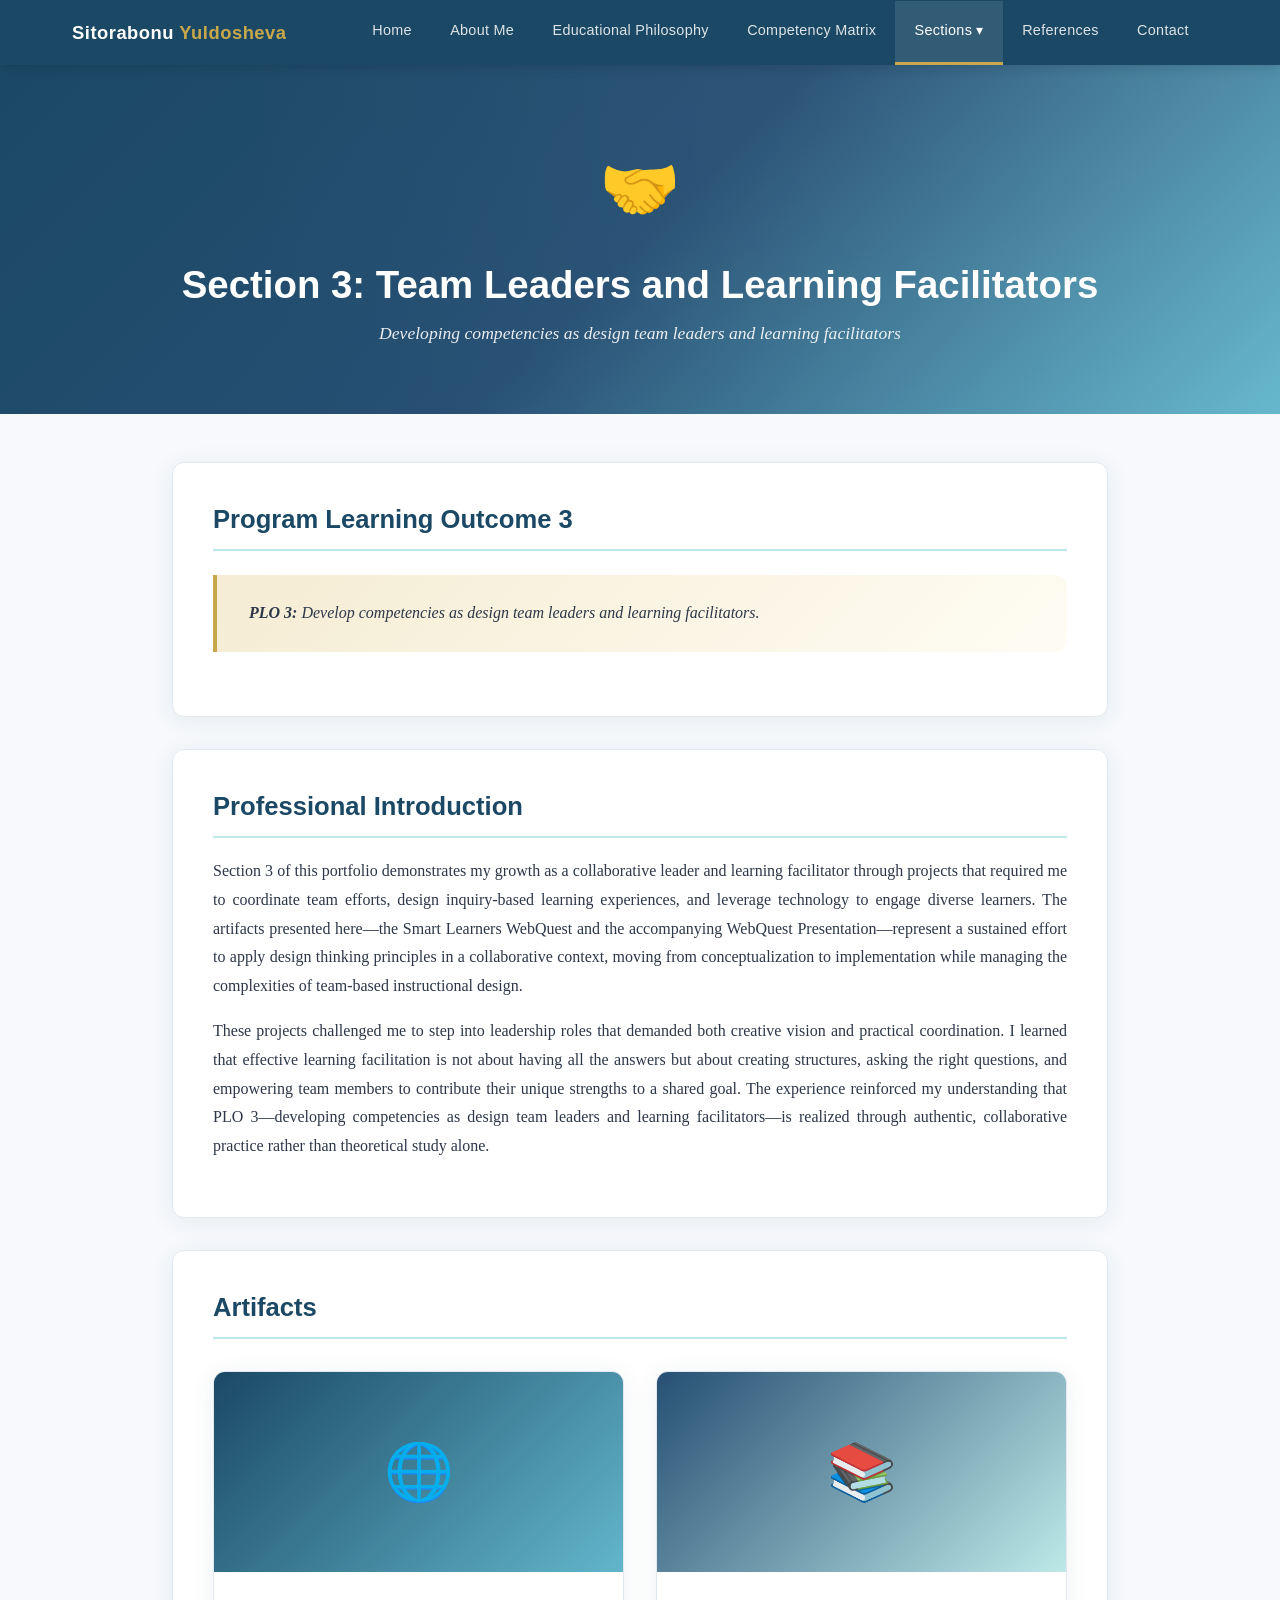
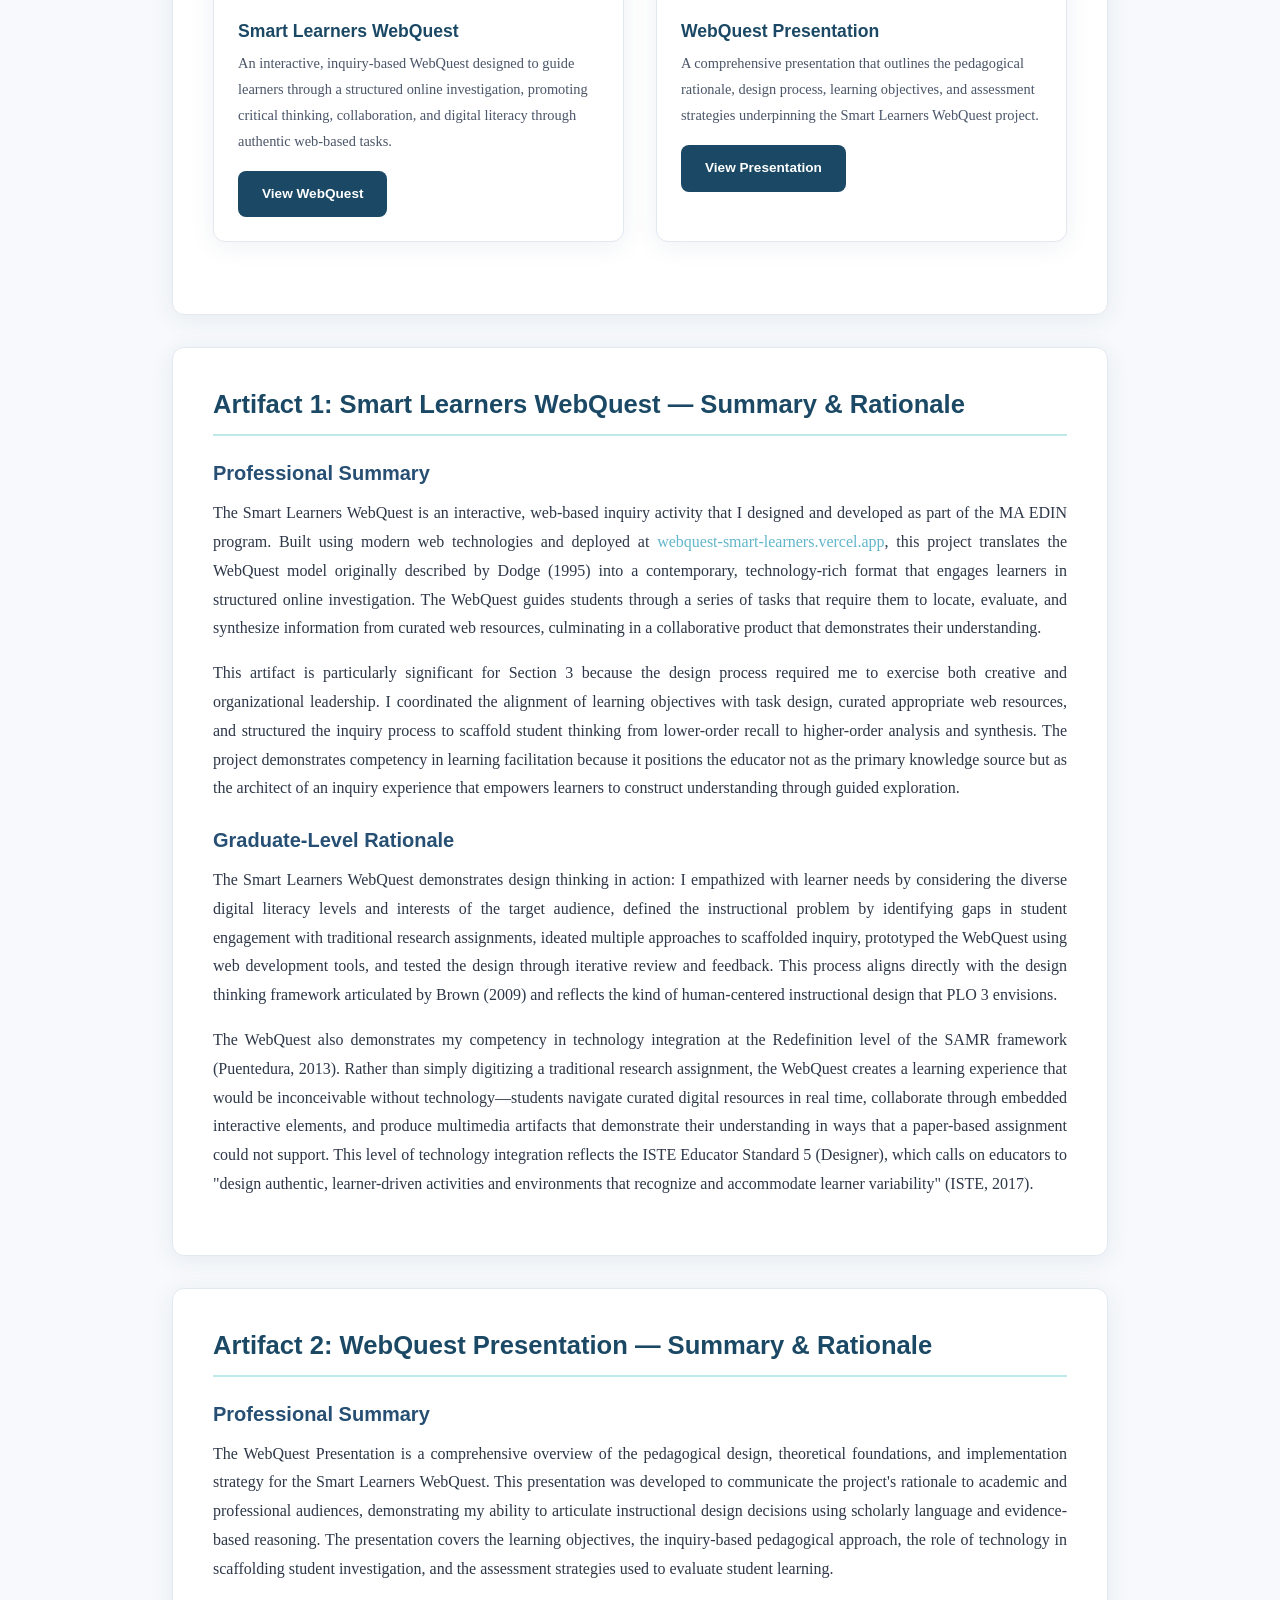
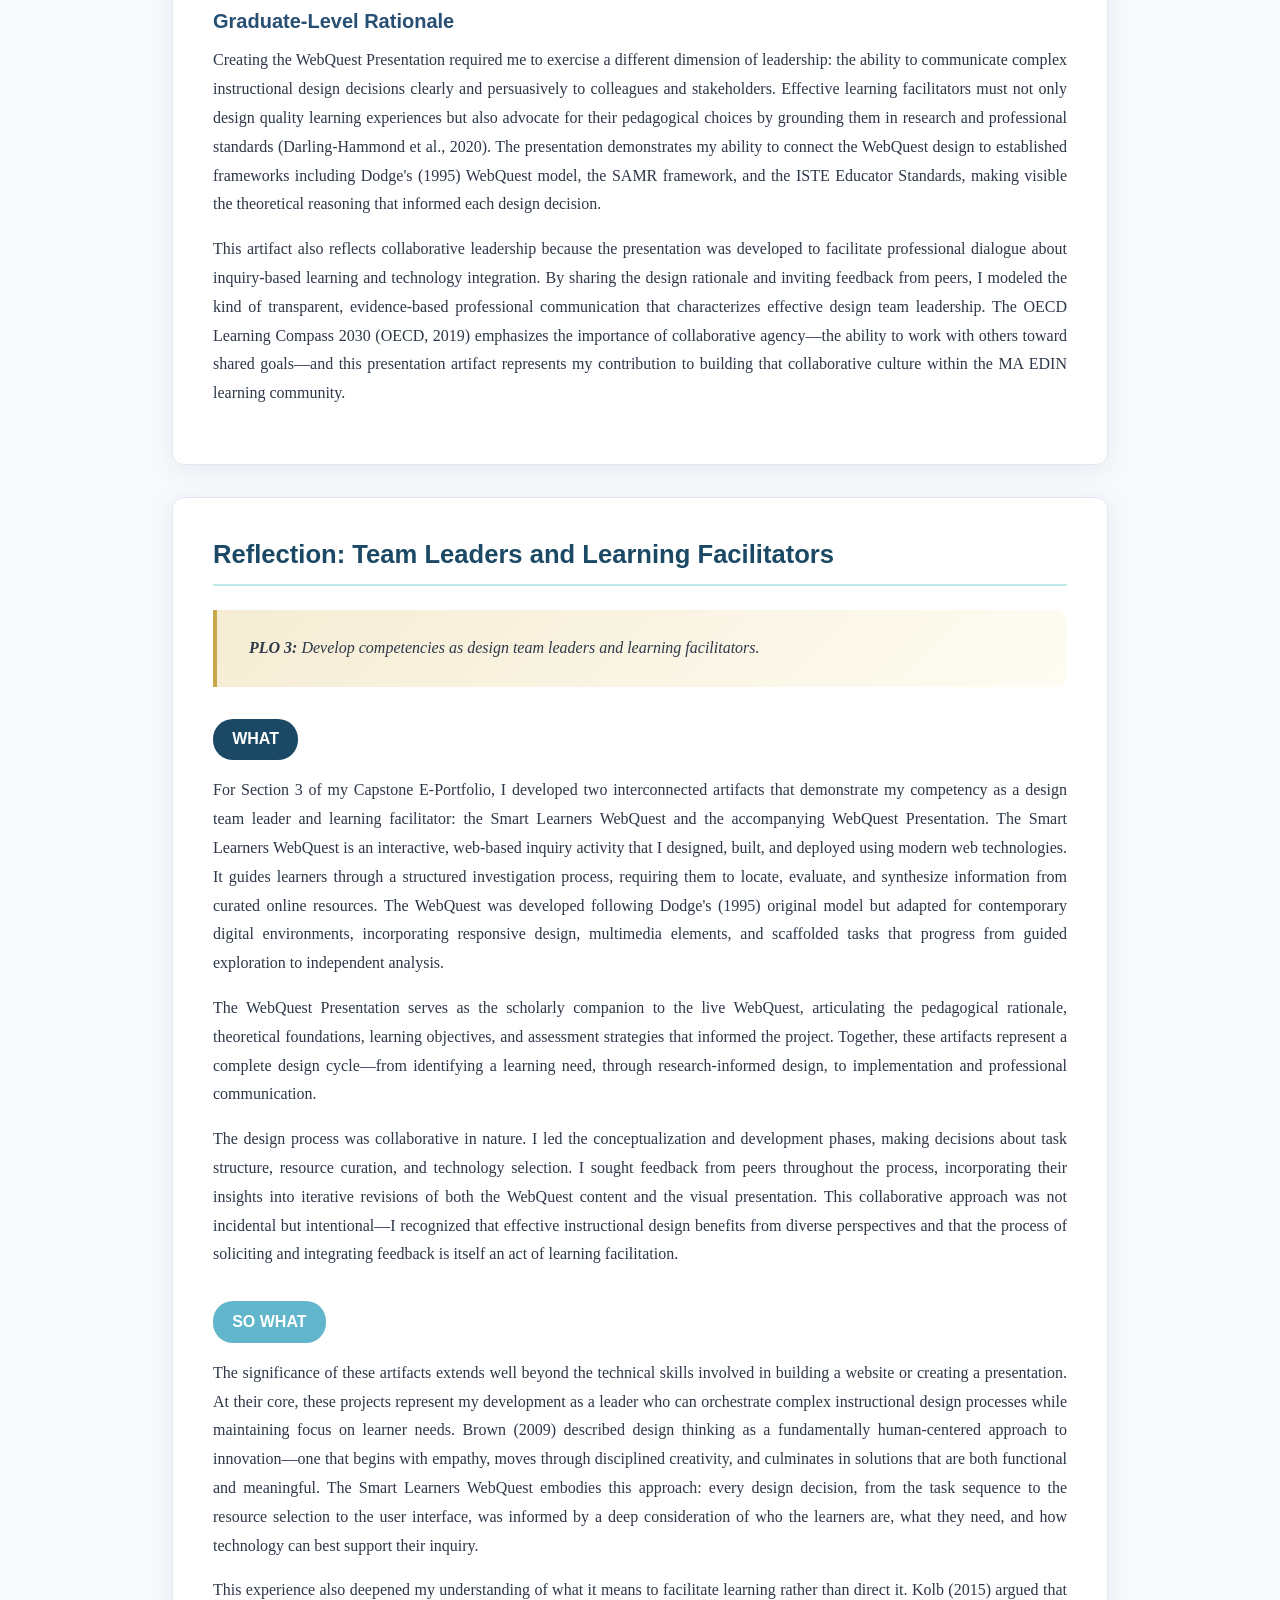
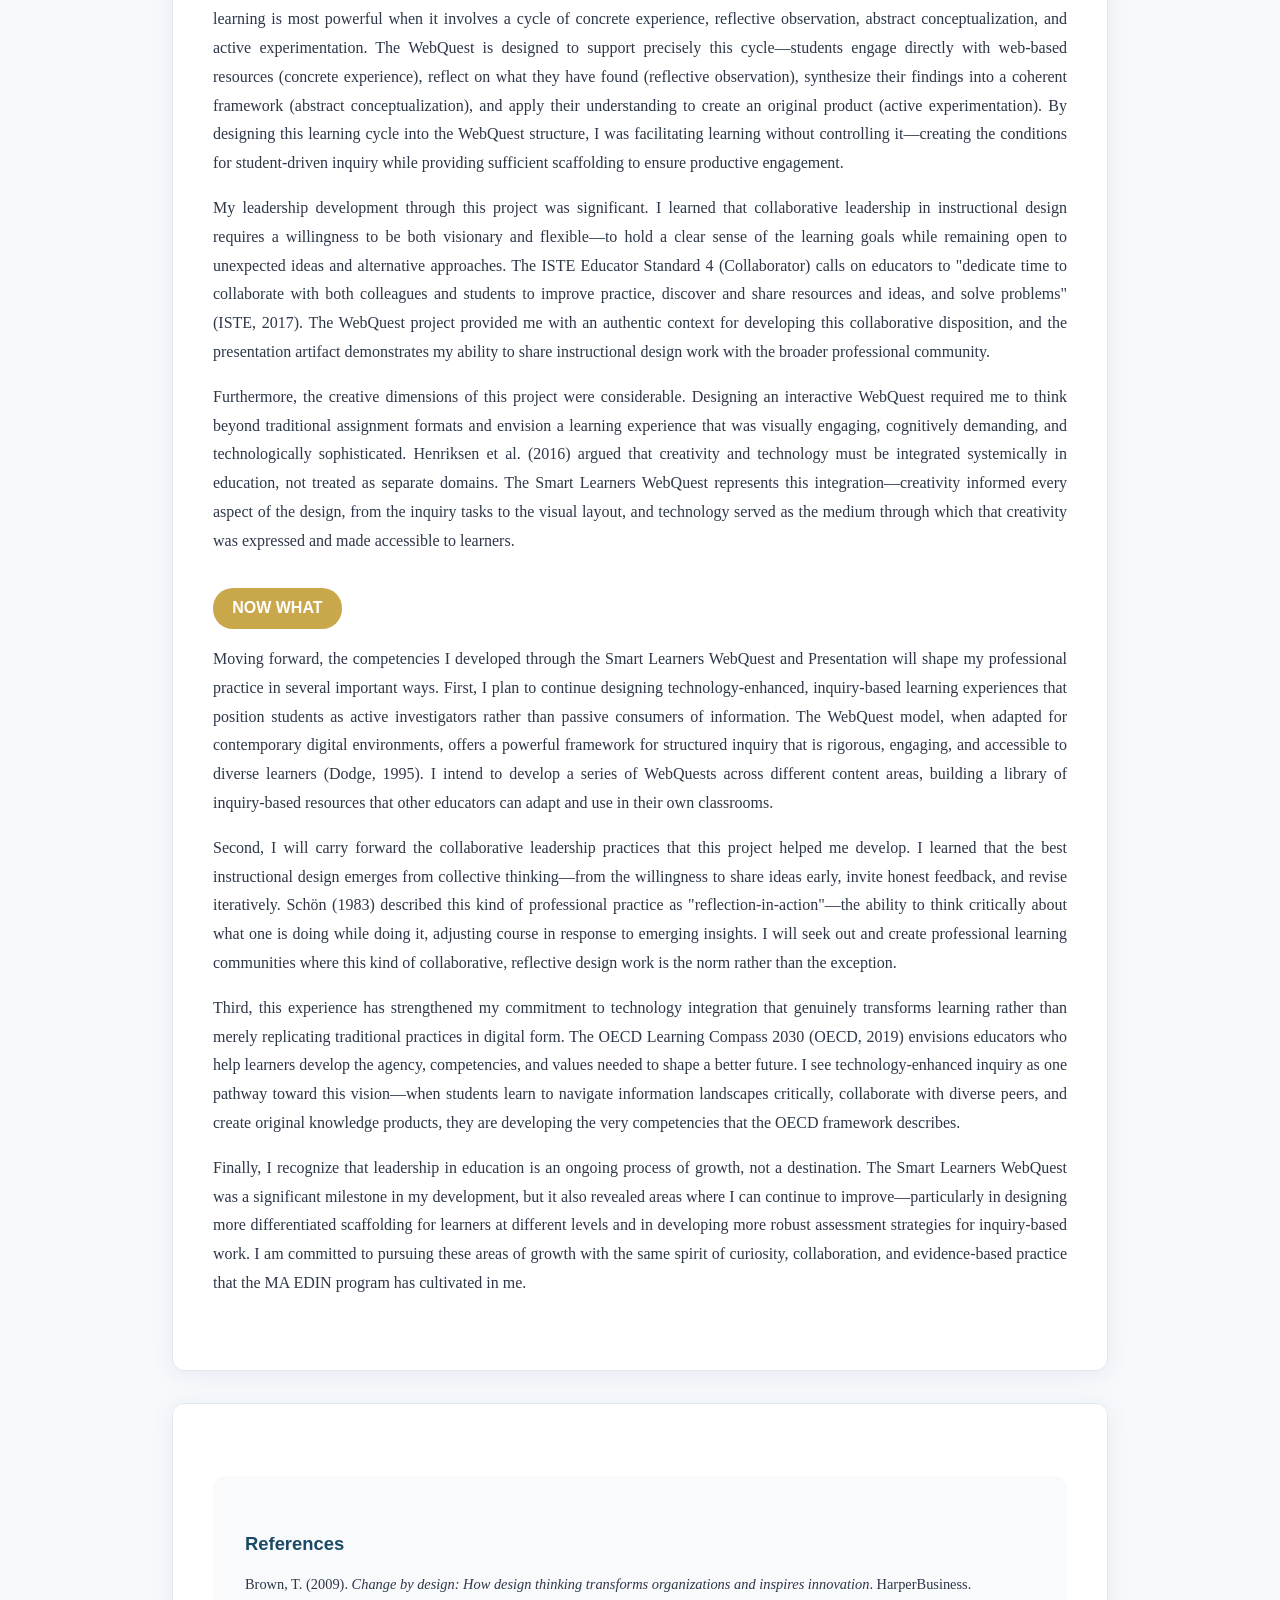
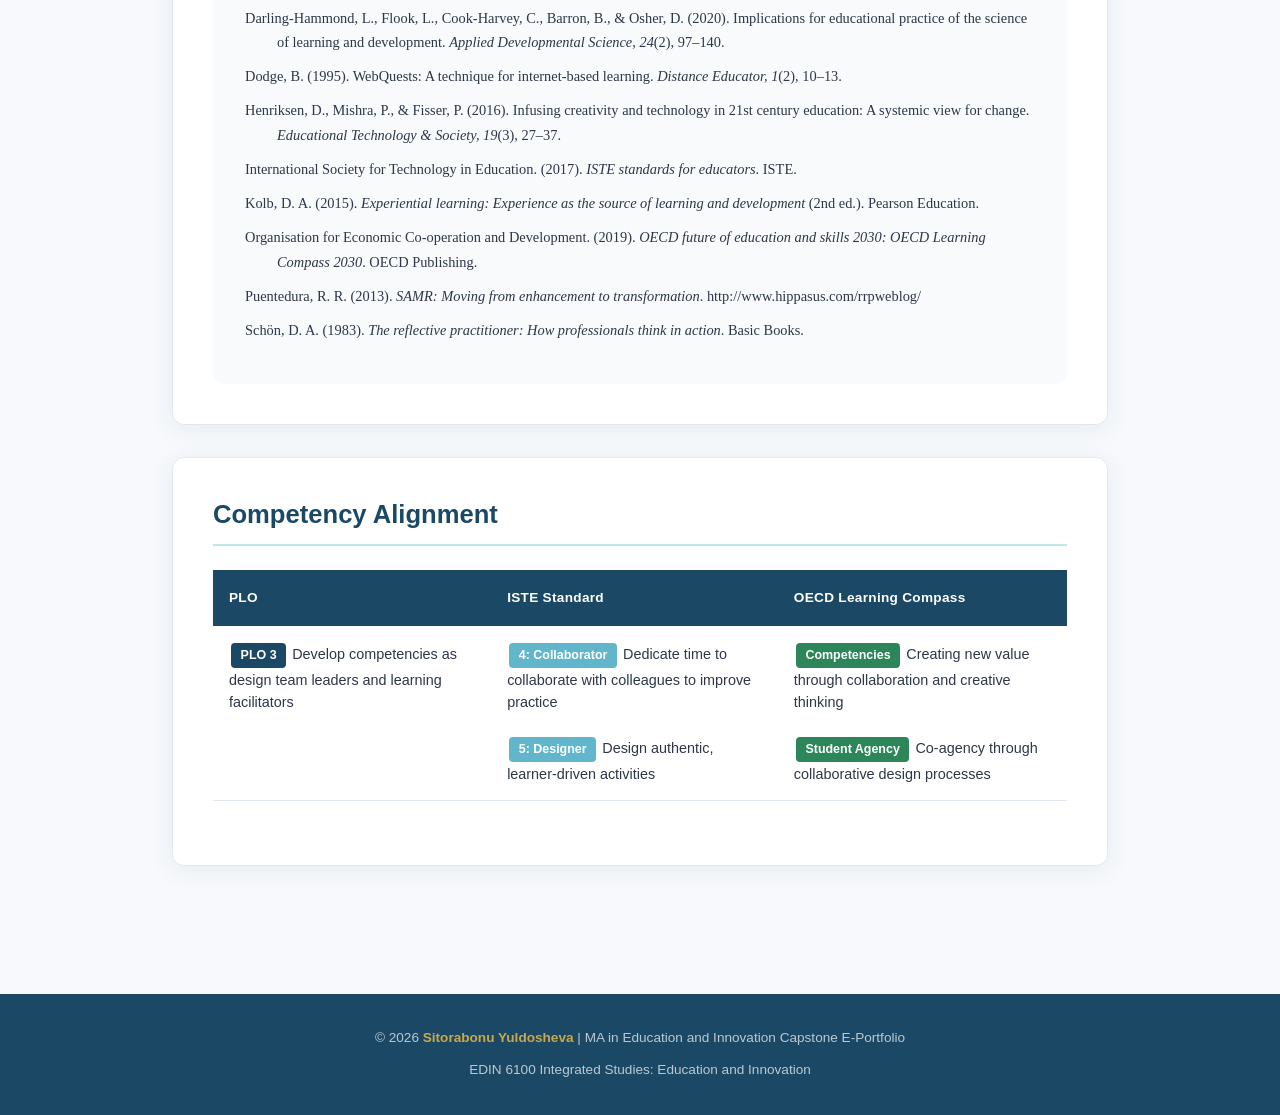
<file: section3.html>
<!DOCTYPE html>
<html lang="en">
<head>
  <meta charset="UTF-8">
  <meta name="viewport" content="width=device-width, initial-scale=1.0">
  <title>Section 3 - Team Leaders &amp; Learning Facilitators | Sitorabonu Yuldosheva</title>
  <link rel="stylesheet" href="css/style.css">
</head>
<body>

  <!-- Navigation -->
  <nav class="navbar">
    <div class="nav-container">
      <div class="nav-brand">Sitorabonu <span>Yuldosheva</span></div>
      <button class="nav-toggle" onclick="document.querySelector('.nav-links').classList.toggle('open')">&#9776;</button>
      <ul class="nav-links">
        <li><a href="index.html">Home</a></li>
        <li><a href="about.html">About Me</a></li>
        <li><a href="philosophy.html">Educational Philosophy</a></li>
        <li><a href="matrix.html">Competency Matrix</a></li>
        <li class="dropdown">
          <a href="#" class="active">Sections &#9662;</a>
          <div class="dropdown-menu">
            <a href="section1-artifact1.html">Section 1: Creativity &amp; Innovation</a>
            <a href="section2-artifact1.html">Section 2: Instructional Methods &amp; Tech</a>
            <a href="section3.html" style="background:rgba(255,255,255,0.1);">Section 3: Team Leaders &amp; Facilitators</a>
            <a href="section4.html">Section 4: Lifelong Learning</a>
            <a href="section5.html">Section 5: Digital Badge Notebook</a>
          </div>
        </li>
        <li><a href="references.html">References</a></li>
        <li><a href="contact.html">Contact</a></li>
      </ul>
    </div>
  </nav>

  <!-- Section Hero -->
  <div class="section-hero">
    <div class="hero-icon">&#129309;</div>
    <h1>Section 3: Team Leaders and Learning Facilitators</h1>
    <p class="hero-subtitle">Developing competencies as design team leaders and learning facilitators</p>
  </div>

  <!-- Main Content -->
  <main class="container">

    <!-- PLO Alignment -->
    <div class="content-card animate-in delay-1">
      <h2>Program Learning Outcome 3</h2>
      <div class="purpose-box">
        <p><strong>PLO 3:</strong> Develop competencies as design team leaders and learning facilitators.</p>
      </div>
    </div>

    <!-- Professional Introduction -->
    <div class="content-card animate-in delay-2">
      <h2>Professional Introduction</h2>
      <p>Section 3 of this portfolio demonstrates my growth as a collaborative leader and learning facilitator through projects that required me to coordinate team efforts, design inquiry-based learning experiences, and leverage technology to engage diverse learners. The artifacts presented here&mdash;the Smart Learners WebQuest and the accompanying WebQuest Presentation&mdash;represent a sustained effort to apply design thinking principles in a collaborative context, moving from conceptualization to implementation while managing the complexities of team-based instructional design.</p>
      <p>These projects challenged me to step into leadership roles that demanded both creative vision and practical coordination. I learned that effective learning facilitation is not about having all the answers but about creating structures, asking the right questions, and empowering team members to contribute their unique strengths to a shared goal. The experience reinforced my understanding that PLO 3&mdash;developing competencies as design team leaders and learning facilitators&mdash;is realized through authentic, collaborative practice rather than theoretical study alone.</p>
    </div>

    <!-- Artifacts Grid -->
    <div class="content-card animate-in delay-3">
      <h2>Artifacts</h2>
      <div class="artifacts-grid">

        <!-- Artifact 1: Smart Learners WebQuest -->
        <div class="artifact-card">
          <div class="card-image" style="background: linear-gradient(135deg, #1B4965, #62B6CB);">&#127760;</div>
          <div class="card-body">
            <h3>Smart Learners WebQuest</h3>
            <p>An interactive, inquiry-based WebQuest designed to guide learners through a structured online investigation, promoting critical thinking, collaboration, and digital literacy through authentic web-based tasks.</p>
            <a href="https://webquest-smart-learners.vercel.app" target="_blank" class="btn btn-primary">View WebQuest</a>
          </div>
        </div>

        <!-- Artifact 2: WebQuest Presentation -->
        <div class="artifact-card">
          <div class="card-image" style="background: linear-gradient(135deg, #264f73, #BEE9E8);">&#128218;</div>
          <div class="card-body">
            <h3>WebQuest Presentation</h3>
            <p>A comprehensive presentation that outlines the pedagogical rationale, design process, learning objectives, and assessment strategies underpinning the Smart Learners WebQuest project.</p>
            <a href="https://webquest-smart-learners.vercel.app" target="_blank" class="btn btn-primary">View Presentation</a>
          </div>
        </div>

      </div>
    </div>

    <!-- Artifact 1 Rationale -->
    <div class="content-card animate-in">
      <h2>Artifact 1: Smart Learners WebQuest &mdash; Summary &amp; Rationale</h2>
      <h3>Professional Summary</h3>
      <p>The Smart Learners WebQuest is an interactive, web-based inquiry activity that I designed and developed as part of the MA EDIN program. Built using modern web technologies and deployed at <a href="https://webquest-smart-learners.vercel.app" target="_blank">webquest-smart-learners.vercel.app</a>, this project translates the WebQuest model originally described by Dodge (1995) into a contemporary, technology-rich format that engages learners in structured online investigation. The WebQuest guides students through a series of tasks that require them to locate, evaluate, and synthesize information from curated web resources, culminating in a collaborative product that demonstrates their understanding.</p>
      <p>This artifact is particularly significant for Section 3 because the design process required me to exercise both creative and organizational leadership. I coordinated the alignment of learning objectives with task design, curated appropriate web resources, and structured the inquiry process to scaffold student thinking from lower-order recall to higher-order analysis and synthesis. The project demonstrates competency in learning facilitation because it positions the educator not as the primary knowledge source but as the architect of an inquiry experience that empowers learners to construct understanding through guided exploration.</p>

      <h3>Graduate-Level Rationale</h3>
      <p>The Smart Learners WebQuest demonstrates design thinking in action: I empathized with learner needs by considering the diverse digital literacy levels and interests of the target audience, defined the instructional problem by identifying gaps in student engagement with traditional research assignments, ideated multiple approaches to scaffolded inquiry, prototyped the WebQuest using web development tools, and tested the design through iterative review and feedback. This process aligns directly with the design thinking framework articulated by Brown (2009) and reflects the kind of human-centered instructional design that PLO 3 envisions.</p>
      <p>The WebQuest also demonstrates my competency in technology integration at the Redefinition level of the SAMR framework (Puentedura, 2013). Rather than simply digitizing a traditional research assignment, the WebQuest creates a learning experience that would be inconceivable without technology&mdash;students navigate curated digital resources in real time, collaborate through embedded interactive elements, and produce multimedia artifacts that demonstrate their understanding in ways that a paper-based assignment could not support. This level of technology integration reflects the ISTE Educator Standard 5 (Designer), which calls on educators to "design authentic, learner-driven activities and environments that recognize and accommodate learner variability" (ISTE, 2017).</p>
    </div>

    <!-- Artifact 2 Rationale -->
    <div class="content-card animate-in">
      <h2>Artifact 2: WebQuest Presentation &mdash; Summary &amp; Rationale</h2>
      <h3>Professional Summary</h3>
      <p>The WebQuest Presentation is a comprehensive overview of the pedagogical design, theoretical foundations, and implementation strategy for the Smart Learners WebQuest. This presentation was developed to communicate the project's rationale to academic and professional audiences, demonstrating my ability to articulate instructional design decisions using scholarly language and evidence-based reasoning. The presentation covers the learning objectives, the inquiry-based pedagogical approach, the role of technology in scaffolding student investigation, and the assessment strategies used to evaluate student learning.</p>

      <h3>Graduate-Level Rationale</h3>
      <p>Creating the WebQuest Presentation required me to exercise a different dimension of leadership: the ability to communicate complex instructional design decisions clearly and persuasively to colleagues and stakeholders. Effective learning facilitators must not only design quality learning experiences but also advocate for their pedagogical choices by grounding them in research and professional standards (Darling-Hammond et al., 2020). The presentation demonstrates my ability to connect the WebQuest design to established frameworks including Dodge's (1995) WebQuest model, the SAMR framework, and the ISTE Educator Standards, making visible the theoretical reasoning that informed each design decision.</p>
      <p>This artifact also reflects collaborative leadership because the presentation was developed to facilitate professional dialogue about inquiry-based learning and technology integration. By sharing the design rationale and inviting feedback from peers, I modeled the kind of transparent, evidence-based professional communication that characterizes effective design team leadership. The OECD Learning Compass 2030 (OECD, 2019) emphasizes the importance of collaborative agency&mdash;the ability to work with others toward shared goals&mdash;and this presentation artifact represents my contribution to building that collaborative culture within the MA EDIN learning community.</p>
    </div>

    <!-- Reflection -->
    <div class="content-card animate-in">
      <h2>Reflection: Team Leaders and Learning Facilitators</h2>
      <div class="purpose-box">
        <p><strong>PLO 3:</strong> Develop competencies as design team leaders and learning facilitators.</p>
      </div>

      <!-- WHAT -->
      <div class="reflection-section">
        <div class="reflection-label what">WHAT</div>
        <p>For Section 3 of my Capstone E-Portfolio, I developed two interconnected artifacts that demonstrate my competency as a design team leader and learning facilitator: the Smart Learners WebQuest and the accompanying WebQuest Presentation. The Smart Learners WebQuest is an interactive, web-based inquiry activity that I designed, built, and deployed using modern web technologies. It guides learners through a structured investigation process, requiring them to locate, evaluate, and synthesize information from curated online resources. The WebQuest was developed following Dodge's (1995) original model but adapted for contemporary digital environments, incorporating responsive design, multimedia elements, and scaffolded tasks that progress from guided exploration to independent analysis.</p>
        <p>The WebQuest Presentation serves as the scholarly companion to the live WebQuest, articulating the pedagogical rationale, theoretical foundations, learning objectives, and assessment strategies that informed the project. Together, these artifacts represent a complete design cycle&mdash;from identifying a learning need, through research-informed design, to implementation and professional communication.</p>
        <p>The design process was collaborative in nature. I led the conceptualization and development phases, making decisions about task structure, resource curation, and technology selection. I sought feedback from peers throughout the process, incorporating their insights into iterative revisions of both the WebQuest content and the visual presentation. This collaborative approach was not incidental but intentional&mdash;I recognized that effective instructional design benefits from diverse perspectives and that the process of soliciting and integrating feedback is itself an act of learning facilitation.</p>
      </div>

      <!-- SO WHAT -->
      <div class="reflection-section">
        <div class="reflection-label so-what">SO WHAT</div>
        <p>The significance of these artifacts extends well beyond the technical skills involved in building a website or creating a presentation. At their core, these projects represent my development as a leader who can orchestrate complex instructional design processes while maintaining focus on learner needs. Brown (2009) described design thinking as a fundamentally human-centered approach to innovation&mdash;one that begins with empathy, moves through disciplined creativity, and culminates in solutions that are both functional and meaningful. The Smart Learners WebQuest embodies this approach: every design decision, from the task sequence to the resource selection to the user interface, was informed by a deep consideration of who the learners are, what they need, and how technology can best support their inquiry.</p>
        <p>This experience also deepened my understanding of what it means to facilitate learning rather than direct it. Kolb (2015) argued that learning is most powerful when it involves a cycle of concrete experience, reflective observation, abstract conceptualization, and active experimentation. The WebQuest is designed to support precisely this cycle&mdash;students engage directly with web-based resources (concrete experience), reflect on what they have found (reflective observation), synthesize their findings into a coherent framework (abstract conceptualization), and apply their understanding to create an original product (active experimentation). By designing this learning cycle into the WebQuest structure, I was facilitating learning without controlling it&mdash;creating the conditions for student-driven inquiry while providing sufficient scaffolding to ensure productive engagement.</p>
        <p>My leadership development through this project was significant. I learned that collaborative leadership in instructional design requires a willingness to be both visionary and flexible&mdash;to hold a clear sense of the learning goals while remaining open to unexpected ideas and alternative approaches. The ISTE Educator Standard 4 (Collaborator) calls on educators to "dedicate time to collaborate with both colleagues and students to improve practice, discover and share resources and ideas, and solve problems" (ISTE, 2017). The WebQuest project provided me with an authentic context for developing this collaborative disposition, and the presentation artifact demonstrates my ability to share instructional design work with the broader professional community.</p>
        <p>Furthermore, the creative dimensions of this project were considerable. Designing an interactive WebQuest required me to think beyond traditional assignment formats and envision a learning experience that was visually engaging, cognitively demanding, and technologically sophisticated. Henriksen et al. (2016) argued that creativity and technology must be integrated systemically in education, not treated as separate domains. The Smart Learners WebQuest represents this integration&mdash;creativity informed every aspect of the design, from the inquiry tasks to the visual layout, and technology served as the medium through which that creativity was expressed and made accessible to learners.</p>
      </div>

      <!-- NOW WHAT -->
      <div class="reflection-section">
        <div class="reflection-label now-what">NOW WHAT</div>
        <p>Moving forward, the competencies I developed through the Smart Learners WebQuest and Presentation will shape my professional practice in several important ways. First, I plan to continue designing technology-enhanced, inquiry-based learning experiences that position students as active investigators rather than passive consumers of information. The WebQuest model, when adapted for contemporary digital environments, offers a powerful framework for structured inquiry that is rigorous, engaging, and accessible to diverse learners (Dodge, 1995). I intend to develop a series of WebQuests across different content areas, building a library of inquiry-based resources that other educators can adapt and use in their own classrooms.</p>
        <p>Second, I will carry forward the collaborative leadership practices that this project helped me develop. I learned that the best instructional design emerges from collective thinking&mdash;from the willingness to share ideas early, invite honest feedback, and revise iteratively. Sch&ouml;n (1983) described this kind of professional practice as "reflection-in-action"&mdash;the ability to think critically about what one is doing while doing it, adjusting course in response to emerging insights. I will seek out and create professional learning communities where this kind of collaborative, reflective design work is the norm rather than the exception.</p>
        <p>Third, this experience has strengthened my commitment to technology integration that genuinely transforms learning rather than merely replicating traditional practices in digital form. The OECD Learning Compass 2030 (OECD, 2019) envisions educators who help learners develop the agency, competencies, and values needed to shape a better future. I see technology-enhanced inquiry as one pathway toward this vision&mdash;when students learn to navigate information landscapes critically, collaborate with diverse peers, and create original knowledge products, they are developing the very competencies that the OECD framework describes.</p>
        <p>Finally, I recognize that leadership in education is an ongoing process of growth, not a destination. The Smart Learners WebQuest was a significant milestone in my development, but it also revealed areas where I can continue to improve&mdash;particularly in designing more differentiated scaffolding for learners at different levels and in developing more robust assessment strategies for inquiry-based work. I am committed to pursuing these areas of growth with the same spirit of curiosity, collaboration, and evidence-based practice that the MA EDIN program has cultivated in me.</p>
      </div>
    </div>

    <!-- References -->
    <div class="content-card animate-in">
      <div class="references">
        <h3>References</h3>
        <p>Brown, T. (2009). <em>Change by design: How design thinking transforms organizations and inspires innovation</em>. HarperBusiness.</p>
        <p>Darling-Hammond, L., Flook, L., Cook-Harvey, C., Barron, B., &amp; Osher, D. (2020). Implications for educational practice of the science of learning and development. <em>Applied Developmental Science, 24</em>(2), 97&ndash;140.</p>
        <p>Dodge, B. (1995). WebQuests: A technique for internet-based learning. <em>Distance Educator, 1</em>(2), 10&ndash;13.</p>
        <p>Henriksen, D., Mishra, P., &amp; Fisser, P. (2016). Infusing creativity and technology in 21st century education: A systemic view for change. <em>Educational Technology &amp; Society, 19</em>(3), 27&ndash;37.</p>
        <p>International Society for Technology in Education. (2017). <em>ISTE standards for educators</em>. ISTE.</p>
        <p>Kolb, D. A. (2015). <em>Experiential learning: Experience as the source of learning and development</em> (2nd ed.). Pearson Education.</p>
        <p>Organisation for Economic Co-operation and Development. (2019). <em>OECD future of education and skills 2030: OECD Learning Compass 2030</em>. OECD Publishing.</p>
        <p>Puentedura, R. R. (2013). <em>SAMR: Moving from enhancement to transformation</em>. http://www.hippasus.com/rrpweblog/</p>
        <p>Sch&ouml;n, D. A. (1983). <em>The reflective practitioner: How professionals think in action</em>. Basic Books.</p>
      </div>
    </div>

    <!-- Competency Alignment -->
    <div class="content-card animate-in">
      <h2>Competency Alignment</h2>
      <table class="matrix-table">
        <thead>
          <tr>
            <th>PLO</th>
            <th>ISTE Standard</th>
            <th>OECD Learning Compass</th>
          </tr>
        </thead>
        <tbody>
          <tr>
            <td><span class="plo-tag">PLO 3</span> Develop competencies as design team leaders and learning facilitators</td>
            <td><span class="iste-tag">4: Collaborator</span> Dedicate time to collaborate with colleagues to improve practice<br><br><span class="iste-tag">5: Designer</span> Design authentic, learner-driven activities</td>
            <td><span class="oecd-tag">Competencies</span> Creating new value through collaboration and creative thinking<br><br><span class="oecd-tag">Student Agency</span> Co-agency through collaborative design processes</td>
          </tr>
        </tbody>
      </table>
    </div>

  </main>

  <!-- Footer -->
  <footer class="footer">
    <p>&copy; 2026 <strong>Sitorabonu Yuldosheva</strong> | MA in Education and Innovation Capstone E-Portfolio</p>
    <p style="margin-top: 0.5rem;">EDIN 6100 Integrated Studies: Education and Innovation</p>
  </footer>

</body>
</html>
</file>
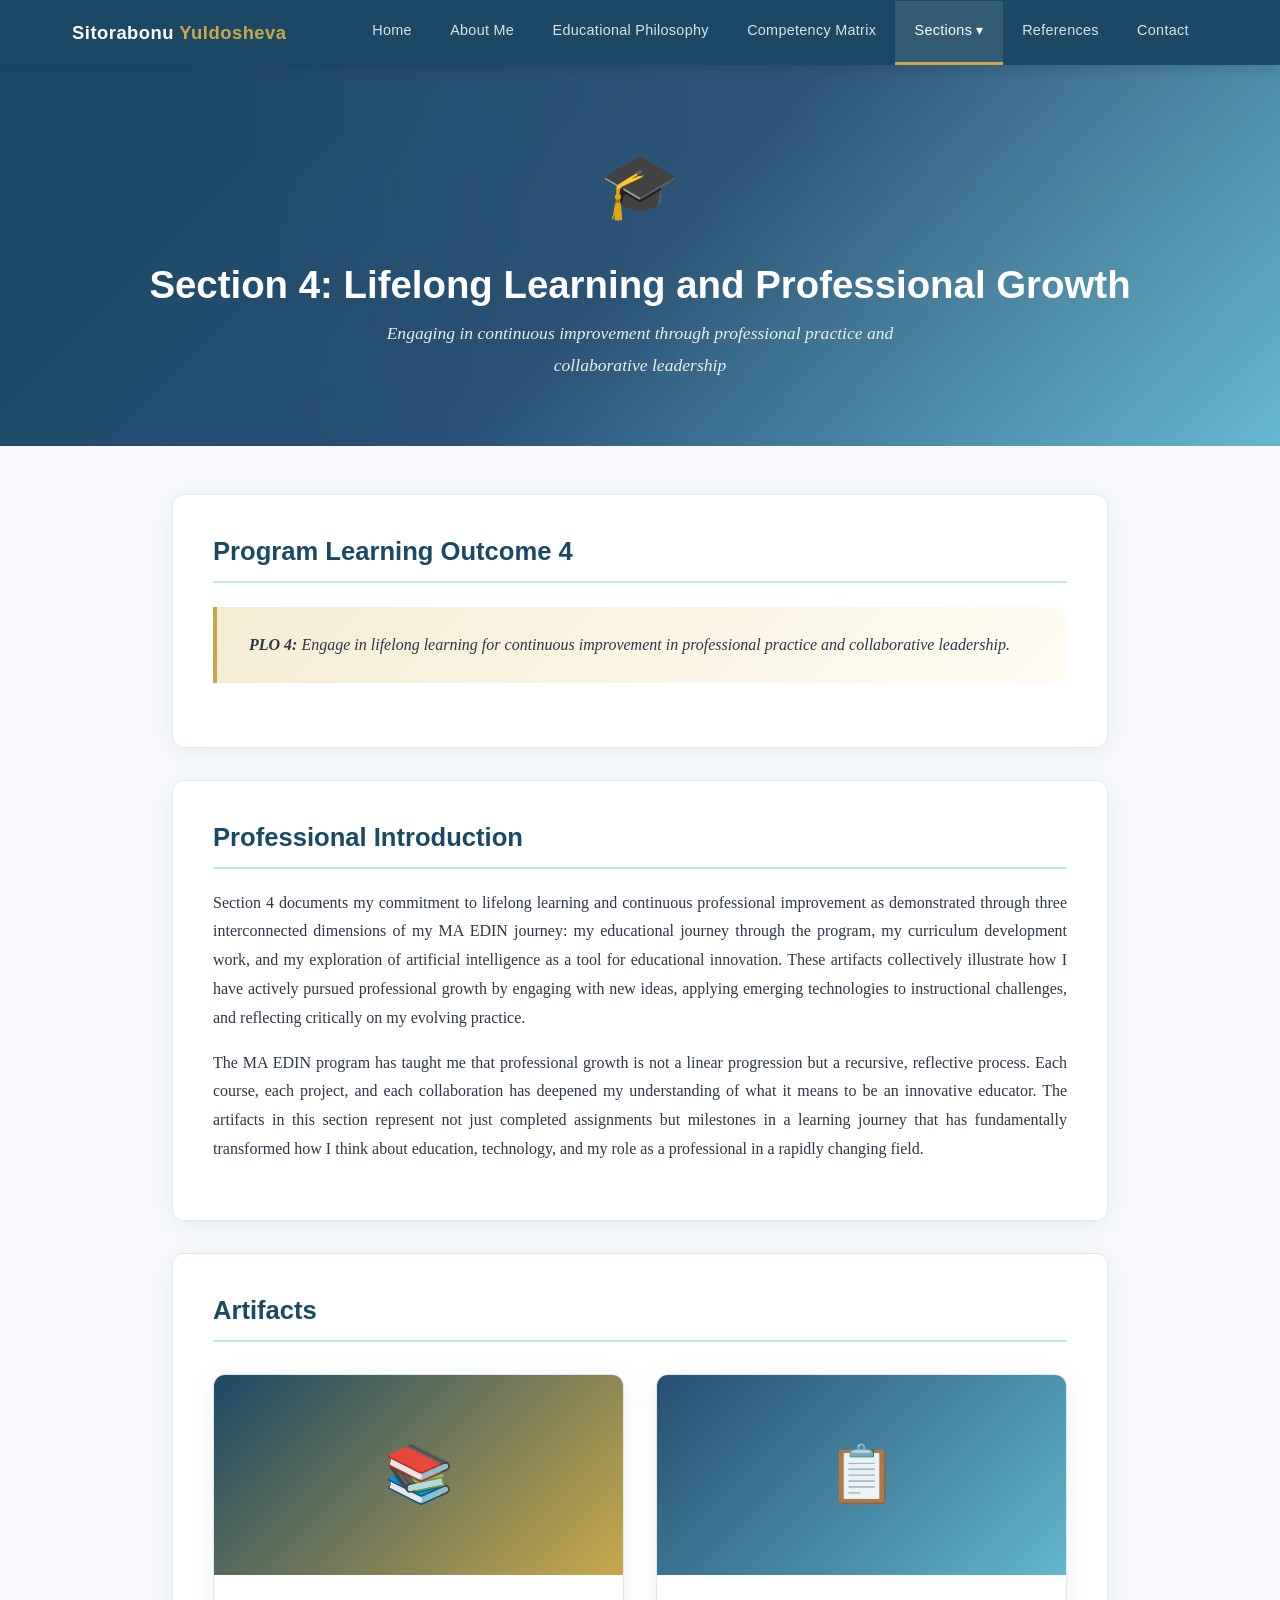
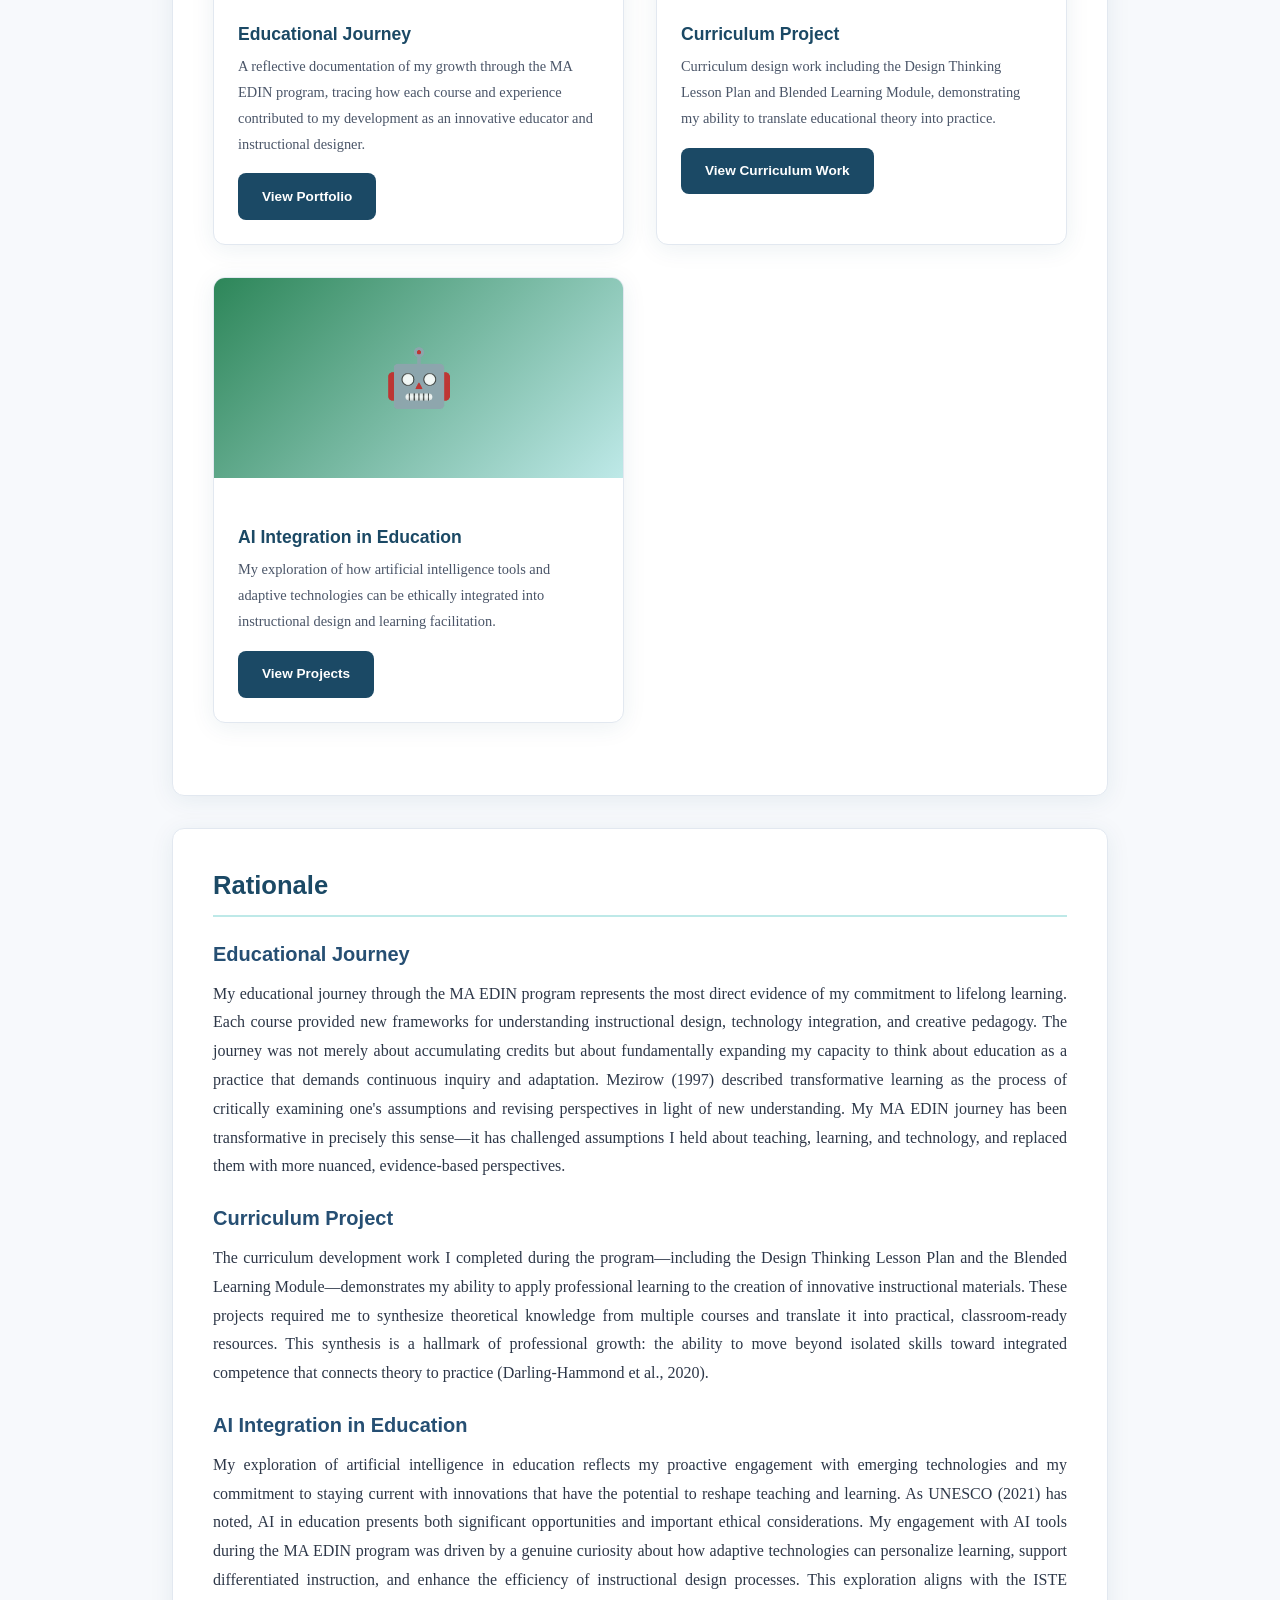
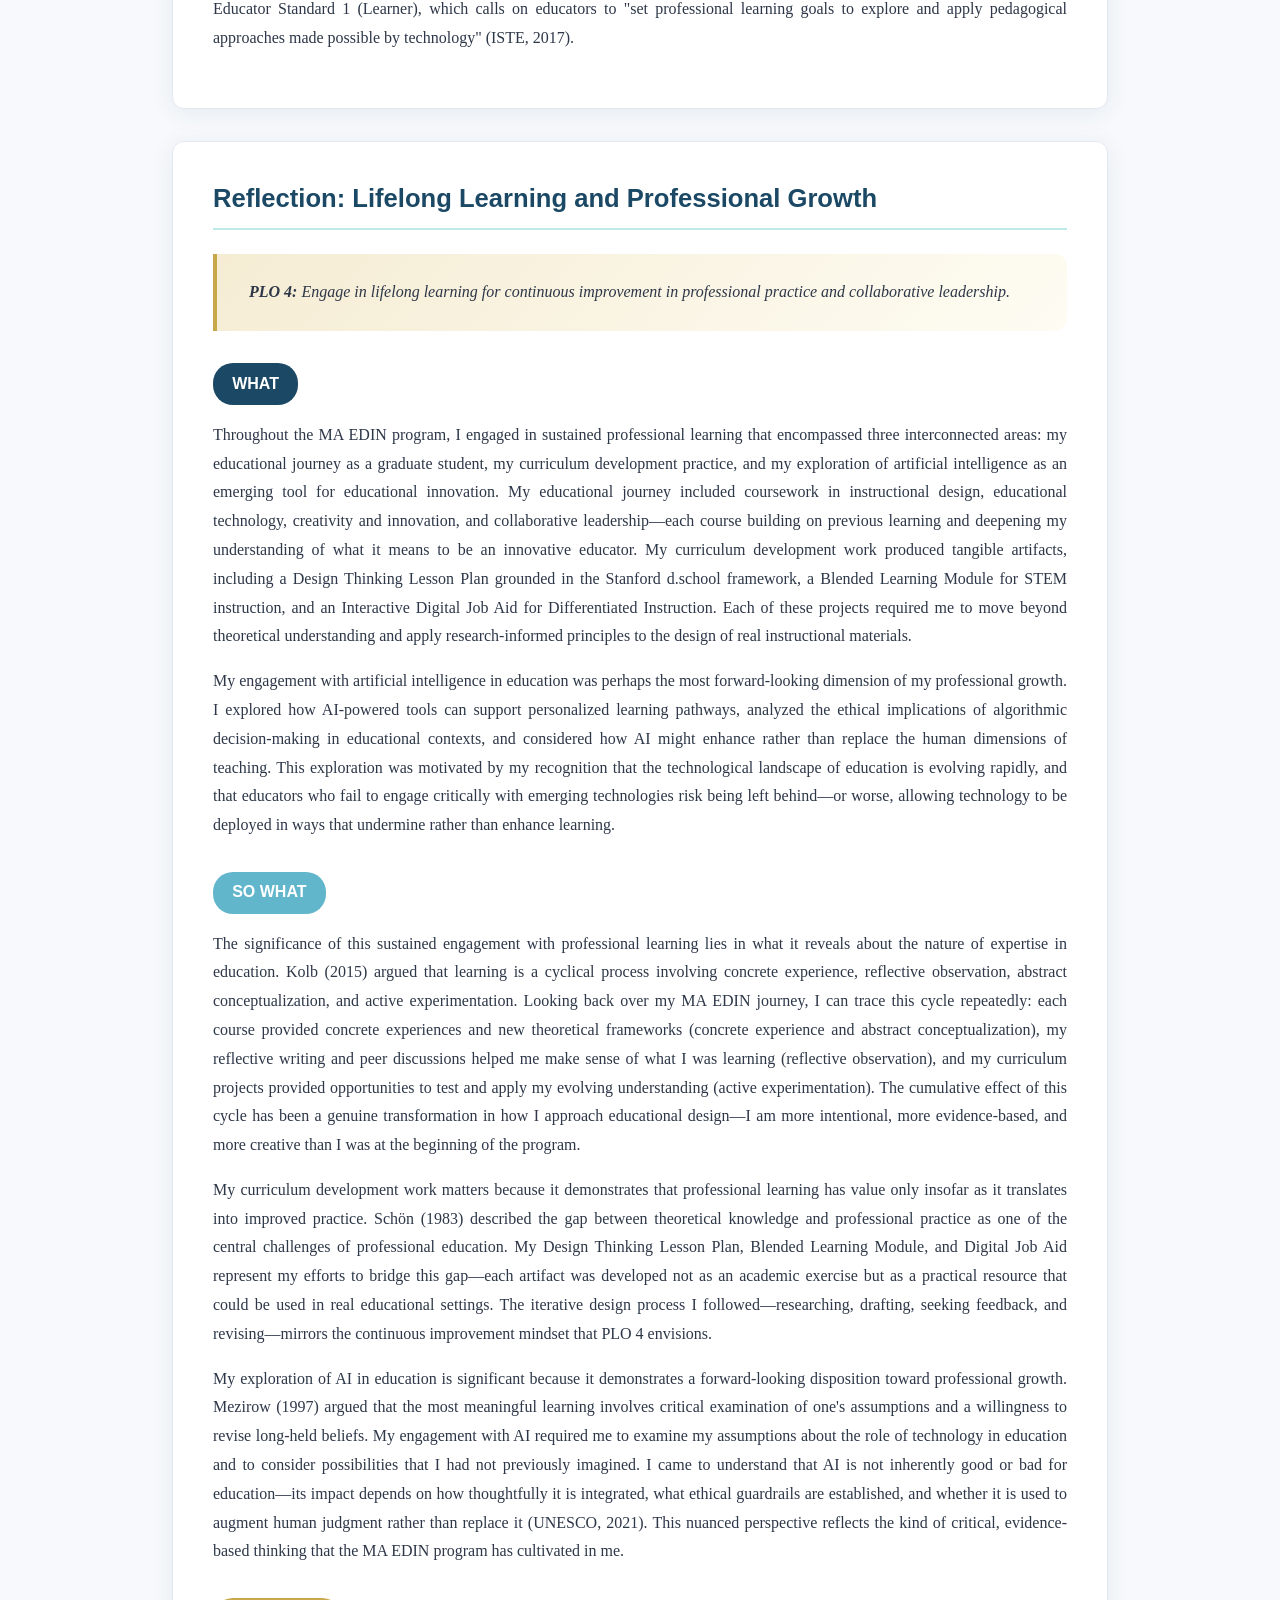
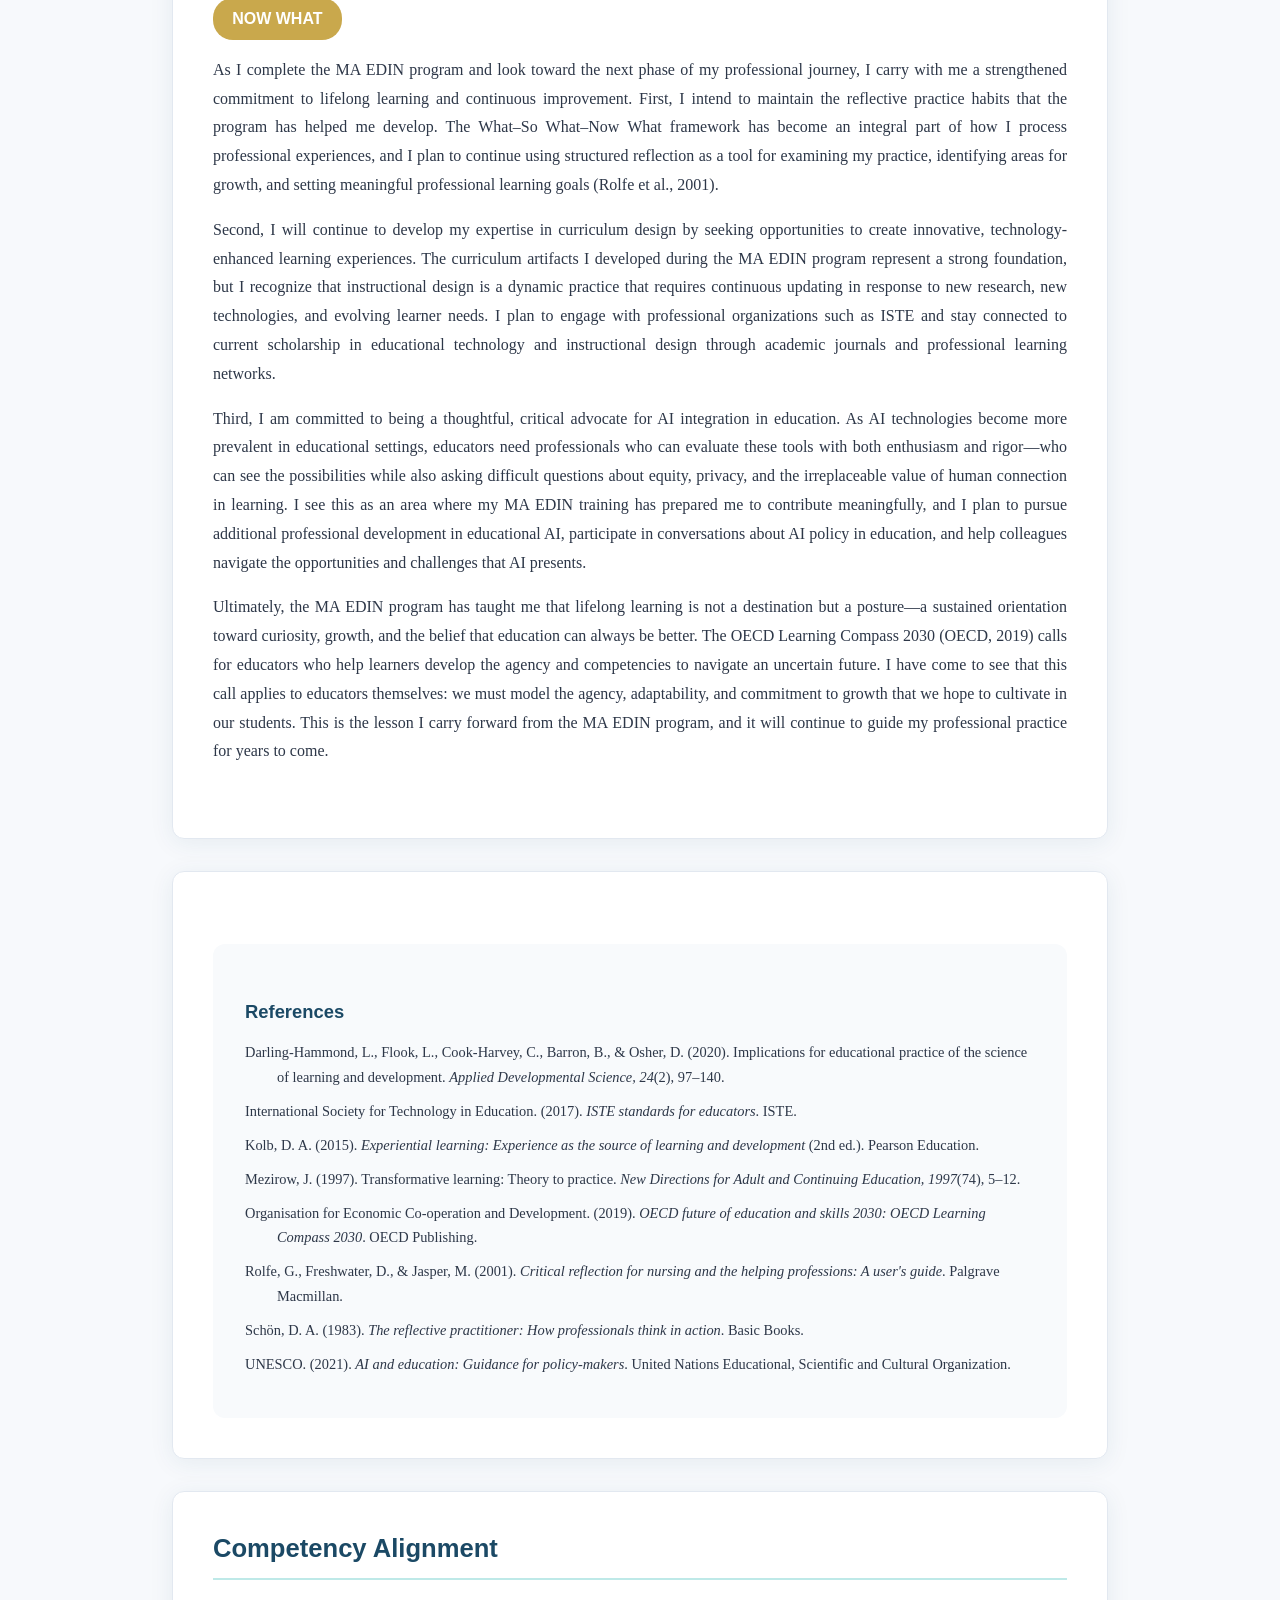
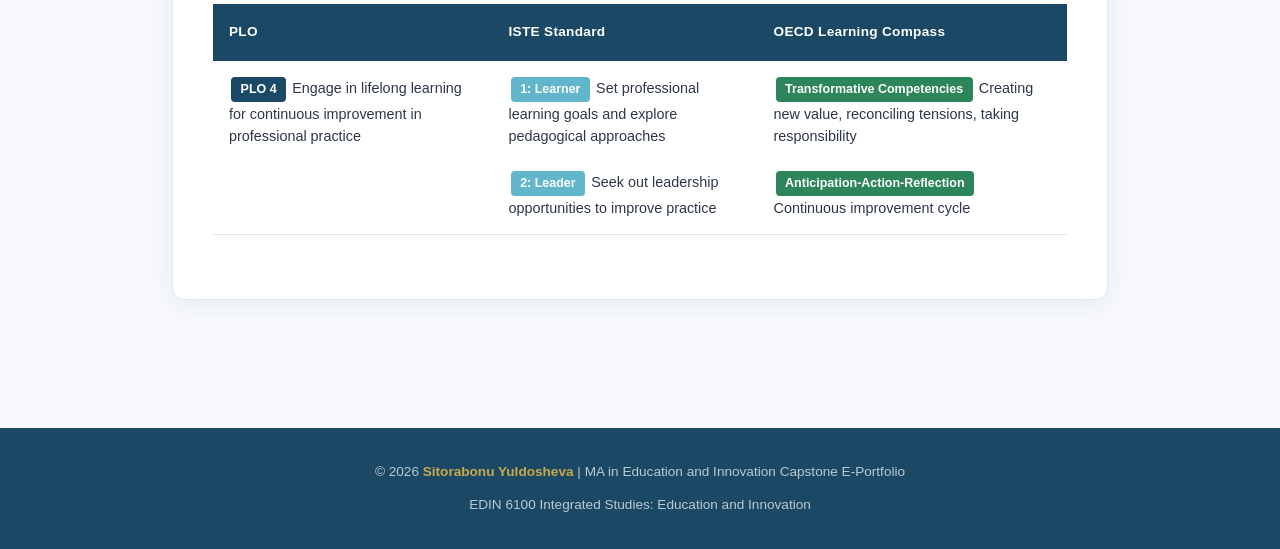
<file: section4.html>
<!DOCTYPE html>
<html lang="en">
<head>
  <meta charset="UTF-8">
  <meta name="viewport" content="width=device-width, initial-scale=1.0">
  <title>Section 4 - Lifelong Learning &amp; Professional Growth | Sitorabonu Yuldosheva</title>
  <link rel="stylesheet" href="css/style.css">
</head>
<body>

  <!-- Navigation -->
  <nav class="navbar">
    <div class="nav-container">
      <div class="nav-brand">Sitorabonu <span>Yuldosheva</span></div>
      <button class="nav-toggle" onclick="document.querySelector('.nav-links').classList.toggle('open')">&#9776;</button>
      <ul class="nav-links">
        <li><a href="index.html">Home</a></li>
        <li><a href="about.html">About Me</a></li>
        <li><a href="philosophy.html">Educational Philosophy</a></li>
        <li><a href="matrix.html">Competency Matrix</a></li>
        <li class="dropdown">
          <a href="#" class="active">Sections &#9662;</a>
          <div class="dropdown-menu">
            <a href="section1-artifact1.html">Section 1: Creativity &amp; Innovation</a>
            <a href="section2-artifact1.html">Section 2: Instructional Methods &amp; Tech</a>
            <a href="section3.html">Section 3: Team Leaders &amp; Facilitators</a>
            <a href="section4.html" style="background:rgba(255,255,255,0.1);">Section 4: Lifelong Learning</a>
            <a href="section5.html">Section 5: Digital Badge Notebook</a>
          </div>
        </li>
        <li><a href="references.html">References</a></li>
        <li><a href="contact.html">Contact</a></li>
      </ul>
    </div>
  </nav>

  <!-- Section Hero -->
  <div class="section-hero">
    <div class="hero-icon">&#127891;</div>
    <h1>Section 4: Lifelong Learning and Professional Growth</h1>
    <p class="hero-subtitle">Engaging in continuous improvement through professional practice and collaborative leadership</p>
  </div>

  <!-- Main Content -->
  <main class="container">

    <!-- PLO Alignment -->
    <div class="content-card animate-in delay-1">
      <h2>Program Learning Outcome 4</h2>
      <div class="purpose-box">
        <p><strong>PLO 4:</strong> Engage in lifelong learning for continuous improvement in professional practice and collaborative leadership.</p>
      </div>
    </div>

    <!-- Professional Introduction -->
    <div class="content-card animate-in delay-2">
      <h2>Professional Introduction</h2>
      <p>Section 4 documents my commitment to lifelong learning and continuous professional improvement as demonstrated through three interconnected dimensions of my MA EDIN journey: my educational journey through the program, my curriculum development work, and my exploration of artificial intelligence as a tool for educational innovation. These artifacts collectively illustrate how I have actively pursued professional growth by engaging with new ideas, applying emerging technologies to instructional challenges, and reflecting critically on my evolving practice.</p>
      <p>The MA EDIN program has taught me that professional growth is not a linear progression but a recursive, reflective process. Each course, each project, and each collaboration has deepened my understanding of what it means to be an innovative educator. The artifacts in this section represent not just completed assignments but milestones in a learning journey that has fundamentally transformed how I think about education, technology, and my role as a professional in a rapidly changing field.</p>
    </div>

    <!-- Artifacts -->
    <div class="content-card animate-in delay-3">
      <h2>Artifacts</h2>
      <div class="artifacts-grid">

        <!-- Educational Journey -->
        <div class="artifact-card">
          <div class="card-image" style="background: linear-gradient(135deg, #1B4965, #C9A84C);">&#128218;</div>
          <div class="card-body">
            <h3>Educational Journey</h3>
            <p>A reflective documentation of my growth through the MA EDIN program, tracing how each course and experience contributed to my development as an innovative educator and instructional designer.</p>
            <a href="index.html" class="btn btn-primary">View Portfolio</a>
          </div>
        </div>

        <!-- Curriculum Project -->
        <div class="artifact-card">
          <div class="card-image" style="background: linear-gradient(135deg, #264f73, #62B6CB);">&#128203;</div>
          <div class="card-body">
            <h3>Curriculum Project</h3>
            <p>Curriculum design work including the Design Thinking Lesson Plan and Blended Learning Module, demonstrating my ability to translate educational theory into practice.</p>
            <a href="section1-artifact1.html" class="btn btn-primary">View Curriculum Work</a>
          </div>
        </div>

        <!-- AI Integration Project -->
        <div class="artifact-card">
          <div class="card-image" style="background: linear-gradient(135deg, #2D8659, #BEE9E8);">&#129302;</div>
          <div class="card-body">
            <h3>AI Integration in Education</h3>
            <p>My exploration of how artificial intelligence tools and adaptive technologies can be ethically integrated into instructional design and learning facilitation.</p>
            <a href="section2-artifact1.html" class="btn btn-primary">View Projects</a>
          </div>
        </div>

      </div>
    </div>

    <!-- Rationale -->
    <div class="content-card animate-in">
      <h2>Rationale</h2>

      <h3>Educational Journey</h3>
      <p>My educational journey through the MA EDIN program represents the most direct evidence of my commitment to lifelong learning. Each course provided new frameworks for understanding instructional design, technology integration, and creative pedagogy. The journey was not merely about accumulating credits but about fundamentally expanding my capacity to think about education as a practice that demands continuous inquiry and adaptation. Mezirow (1997) described transformative learning as the process of critically examining one's assumptions and revising perspectives in light of new understanding. My MA EDIN journey has been transformative in precisely this sense&mdash;it has challenged assumptions I held about teaching, learning, and technology, and replaced them with more nuanced, evidence-based perspectives.</p>

      <h3>Curriculum Project</h3>
      <p>The curriculum development work I completed during the program&mdash;including the Design Thinking Lesson Plan and the Blended Learning Module&mdash;demonstrates my ability to apply professional learning to the creation of innovative instructional materials. These projects required me to synthesize theoretical knowledge from multiple courses and translate it into practical, classroom-ready resources. This synthesis is a hallmark of professional growth: the ability to move beyond isolated skills toward integrated competence that connects theory to practice (Darling-Hammond et al., 2020).</p>

      <h3>AI Integration in Education</h3>
      <p>My exploration of artificial intelligence in education reflects my proactive engagement with emerging technologies and my commitment to staying current with innovations that have the potential to reshape teaching and learning. As UNESCO (2021) has noted, AI in education presents both significant opportunities and important ethical considerations. My engagement with AI tools during the MA EDIN program was driven by a genuine curiosity about how adaptive technologies can personalize learning, support differentiated instruction, and enhance the efficiency of instructional design processes. This exploration aligns with the ISTE Educator Standard 1 (Learner), which calls on educators to "set professional learning goals to explore and apply pedagogical approaches made possible by technology" (ISTE, 2017).</p>
    </div>

    <!-- Reflection -->
    <div class="content-card animate-in">
      <h2>Reflection: Lifelong Learning and Professional Growth</h2>
      <div class="purpose-box">
        <p><strong>PLO 4:</strong> Engage in lifelong learning for continuous improvement in professional practice and collaborative leadership.</p>
      </div>

      <!-- WHAT -->
      <div class="reflection-section">
        <div class="reflection-label what">WHAT</div>
        <p>Throughout the MA EDIN program, I engaged in sustained professional learning that encompassed three interconnected areas: my educational journey as a graduate student, my curriculum development practice, and my exploration of artificial intelligence as an emerging tool for educational innovation. My educational journey included coursework in instructional design, educational technology, creativity and innovation, and collaborative leadership&mdash;each course building on previous learning and deepening my understanding of what it means to be an innovative educator. My curriculum development work produced tangible artifacts, including a Design Thinking Lesson Plan grounded in the Stanford d.school framework, a Blended Learning Module for STEM instruction, and an Interactive Digital Job Aid for Differentiated Instruction. Each of these projects required me to move beyond theoretical understanding and apply research-informed principles to the design of real instructional materials.</p>
        <p>My engagement with artificial intelligence in education was perhaps the most forward-looking dimension of my professional growth. I explored how AI-powered tools can support personalized learning pathways, analyzed the ethical implications of algorithmic decision-making in educational contexts, and considered how AI might enhance rather than replace the human dimensions of teaching. This exploration was motivated by my recognition that the technological landscape of education is evolving rapidly, and that educators who fail to engage critically with emerging technologies risk being left behind&mdash;or worse, allowing technology to be deployed in ways that undermine rather than enhance learning.</p>
      </div>

      <!-- SO WHAT -->
      <div class="reflection-section">
        <div class="reflection-label so-what">SO WHAT</div>
        <p>The significance of this sustained engagement with professional learning lies in what it reveals about the nature of expertise in education. Kolb (2015) argued that learning is a cyclical process involving concrete experience, reflective observation, abstract conceptualization, and active experimentation. Looking back over my MA EDIN journey, I can trace this cycle repeatedly: each course provided concrete experiences and new theoretical frameworks (concrete experience and abstract conceptualization), my reflective writing and peer discussions helped me make sense of what I was learning (reflective observation), and my curriculum projects provided opportunities to test and apply my evolving understanding (active experimentation). The cumulative effect of this cycle has been a genuine transformation in how I approach educational design&mdash;I am more intentional, more evidence-based, and more creative than I was at the beginning of the program.</p>
        <p>My curriculum development work matters because it demonstrates that professional learning has value only insofar as it translates into improved practice. Sch&ouml;n (1983) described the gap between theoretical knowledge and professional practice as one of the central challenges of professional education. My Design Thinking Lesson Plan, Blended Learning Module, and Digital Job Aid represent my efforts to bridge this gap&mdash;each artifact was developed not as an academic exercise but as a practical resource that could be used in real educational settings. The iterative design process I followed&mdash;researching, drafting, seeking feedback, and revising&mdash;mirrors the continuous improvement mindset that PLO 4 envisions.</p>
        <p>My exploration of AI in education is significant because it demonstrates a forward-looking disposition toward professional growth. Mezirow (1997) argued that the most meaningful learning involves critical examination of one's assumptions and a willingness to revise long-held beliefs. My engagement with AI required me to examine my assumptions about the role of technology in education and to consider possibilities that I had not previously imagined. I came to understand that AI is not inherently good or bad for education&mdash;its impact depends on how thoughtfully it is integrated, what ethical guardrails are established, and whether it is used to augment human judgment rather than replace it (UNESCO, 2021). This nuanced perspective reflects the kind of critical, evidence-based thinking that the MA EDIN program has cultivated in me.</p>
      </div>

      <!-- NOW WHAT -->
      <div class="reflection-section">
        <div class="reflection-label now-what">NOW WHAT</div>
        <p>As I complete the MA EDIN program and look toward the next phase of my professional journey, I carry with me a strengthened commitment to lifelong learning and continuous improvement. First, I intend to maintain the reflective practice habits that the program has helped me develop. The What&ndash;So What&ndash;Now What framework has become an integral part of how I process professional experiences, and I plan to continue using structured reflection as a tool for examining my practice, identifying areas for growth, and setting meaningful professional learning goals (Rolfe et al., 2001).</p>
        <p>Second, I will continue to develop my expertise in curriculum design by seeking opportunities to create innovative, technology-enhanced learning experiences. The curriculum artifacts I developed during the MA EDIN program represent a strong foundation, but I recognize that instructional design is a dynamic practice that requires continuous updating in response to new research, new technologies, and evolving learner needs. I plan to engage with professional organizations such as ISTE and stay connected to current scholarship in educational technology and instructional design through academic journals and professional learning networks.</p>
        <p>Third, I am committed to being a thoughtful, critical advocate for AI integration in education. As AI technologies become more prevalent in educational settings, educators need professionals who can evaluate these tools with both enthusiasm and rigor&mdash;who can see the possibilities while also asking difficult questions about equity, privacy, and the irreplaceable value of human connection in learning. I see this as an area where my MA EDIN training has prepared me to contribute meaningfully, and I plan to pursue additional professional development in educational AI, participate in conversations about AI policy in education, and help colleagues navigate the opportunities and challenges that AI presents.</p>
        <p>Ultimately, the MA EDIN program has taught me that lifelong learning is not a destination but a posture&mdash;a sustained orientation toward curiosity, growth, and the belief that education can always be better. The OECD Learning Compass 2030 (OECD, 2019) calls for educators who help learners develop the agency and competencies to navigate an uncertain future. I have come to see that this call applies to educators themselves: we must model the agency, adaptability, and commitment to growth that we hope to cultivate in our students. This is the lesson I carry forward from the MA EDIN program, and it will continue to guide my professional practice for years to come.</p>
      </div>
    </div>

    <!-- References -->
    <div class="content-card animate-in">
      <div class="references">
        <h3>References</h3>
        <p>Darling-Hammond, L., Flook, L., Cook-Harvey, C., Barron, B., &amp; Osher, D. (2020). Implications for educational practice of the science of learning and development. <em>Applied Developmental Science, 24</em>(2), 97&ndash;140.</p>
        <p>International Society for Technology in Education. (2017). <em>ISTE standards for educators</em>. ISTE.</p>
        <p>Kolb, D. A. (2015). <em>Experiential learning: Experience as the source of learning and development</em> (2nd ed.). Pearson Education.</p>
        <p>Mezirow, J. (1997). Transformative learning: Theory to practice. <em>New Directions for Adult and Continuing Education, 1997</em>(74), 5&ndash;12.</p>
        <p>Organisation for Economic Co-operation and Development. (2019). <em>OECD future of education and skills 2030: OECD Learning Compass 2030</em>. OECD Publishing.</p>
        <p>Rolfe, G., Freshwater, D., &amp; Jasper, M. (2001). <em>Critical reflection for nursing and the helping professions: A user's guide</em>. Palgrave Macmillan.</p>
        <p>Sch&ouml;n, D. A. (1983). <em>The reflective practitioner: How professionals think in action</em>. Basic Books.</p>
        <p>UNESCO. (2021). <em>AI and education: Guidance for policy-makers</em>. United Nations Educational, Scientific and Cultural Organization.</p>
      </div>
    </div>

    <!-- Competency Alignment -->
    <div class="content-card animate-in">
      <h2>Competency Alignment</h2>
      <table class="matrix-table">
        <thead>
          <tr>
            <th>PLO</th>
            <th>ISTE Standard</th>
            <th>OECD Learning Compass</th>
          </tr>
        </thead>
        <tbody>
          <tr>
            <td><span class="plo-tag">PLO 4</span> Engage in lifelong learning for continuous improvement in professional practice</td>
            <td><span class="iste-tag">1: Learner</span> Set professional learning goals and explore pedagogical approaches<br><br><span class="iste-tag">2: Leader</span> Seek out leadership opportunities to improve practice</td>
            <td><span class="oecd-tag">Transformative Competencies</span> Creating new value, reconciling tensions, taking responsibility<br><br><span class="oecd-tag">Anticipation-Action-Reflection</span> Continuous improvement cycle</td>
          </tr>
        </tbody>
      </table>
    </div>

  </main>

  <!-- Footer -->
  <footer class="footer">
    <p>&copy; 2026 <strong>Sitorabonu Yuldosheva</strong> | MA in Education and Innovation Capstone E-Portfolio</p>
    <p style="margin-top: 0.5rem;">EDIN 6100 Integrated Studies: Education and Innovation</p>
  </footer>

</body>
</html>
</file>
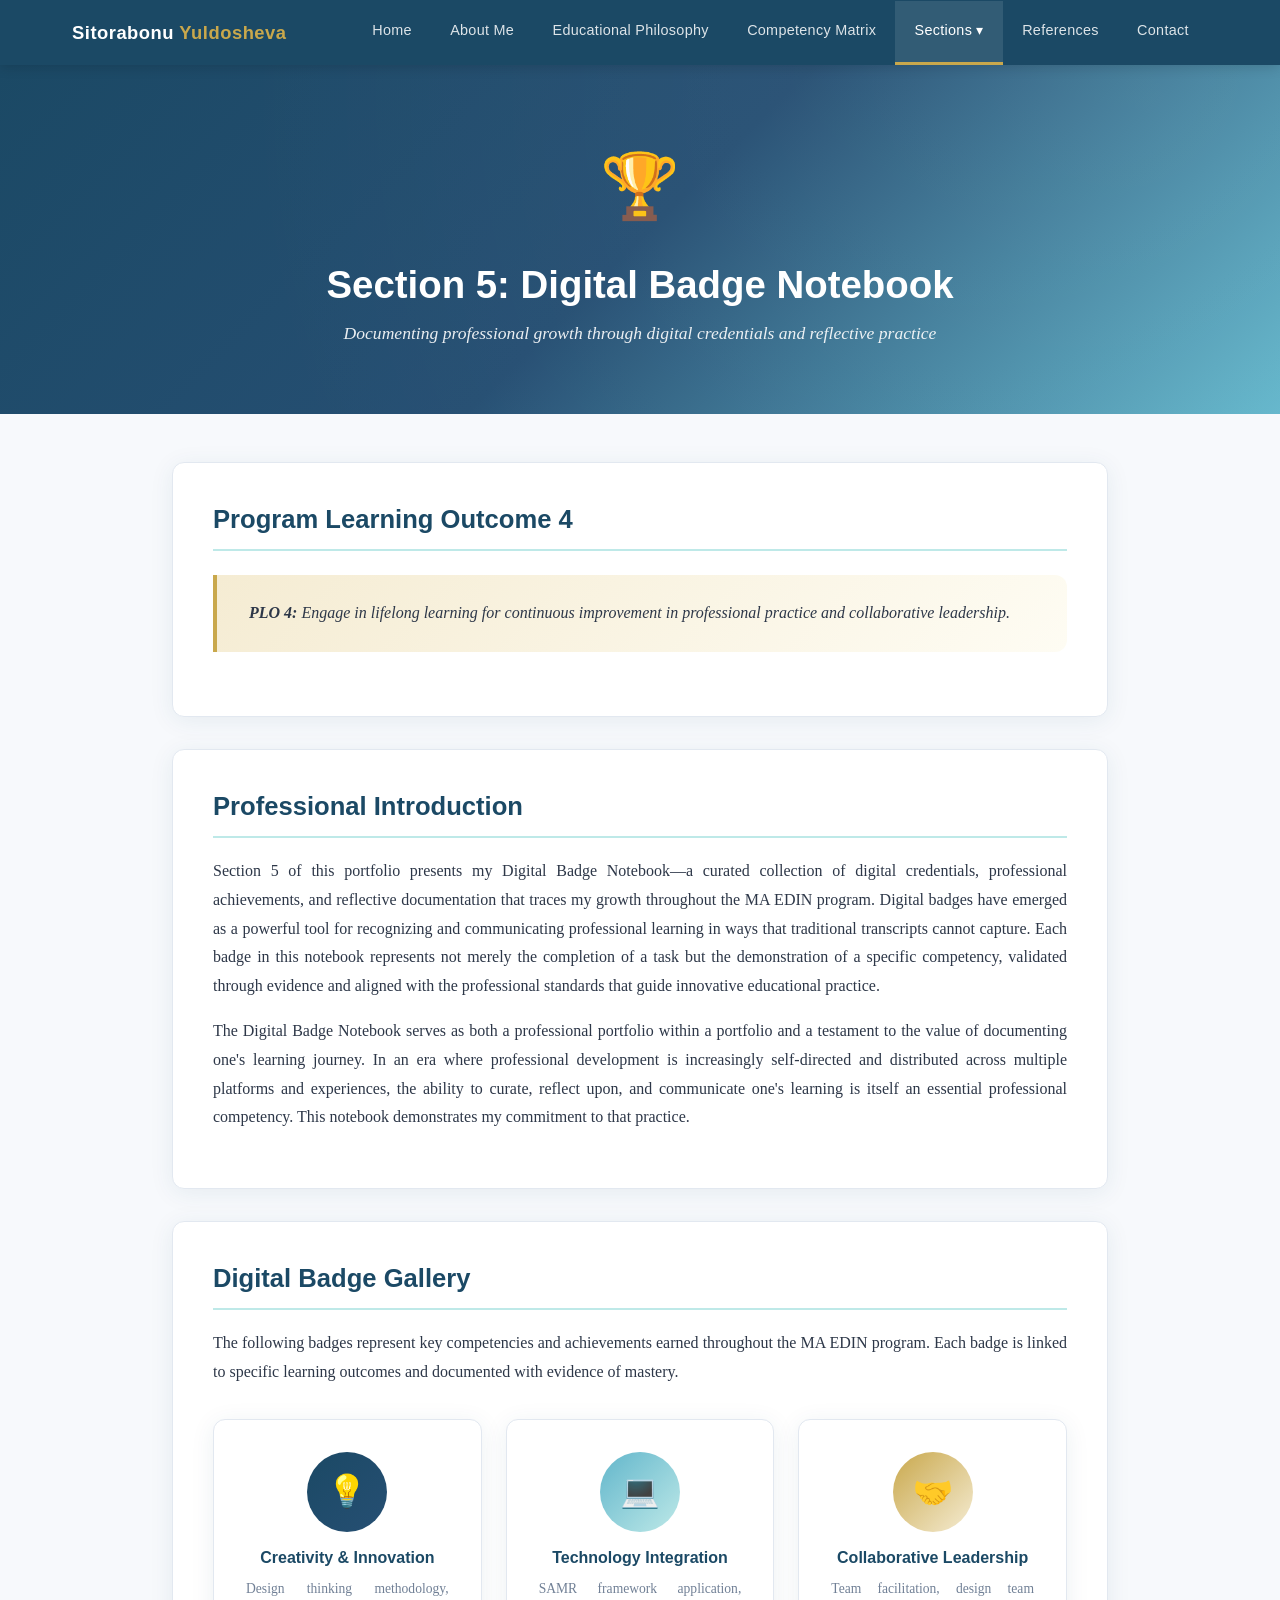
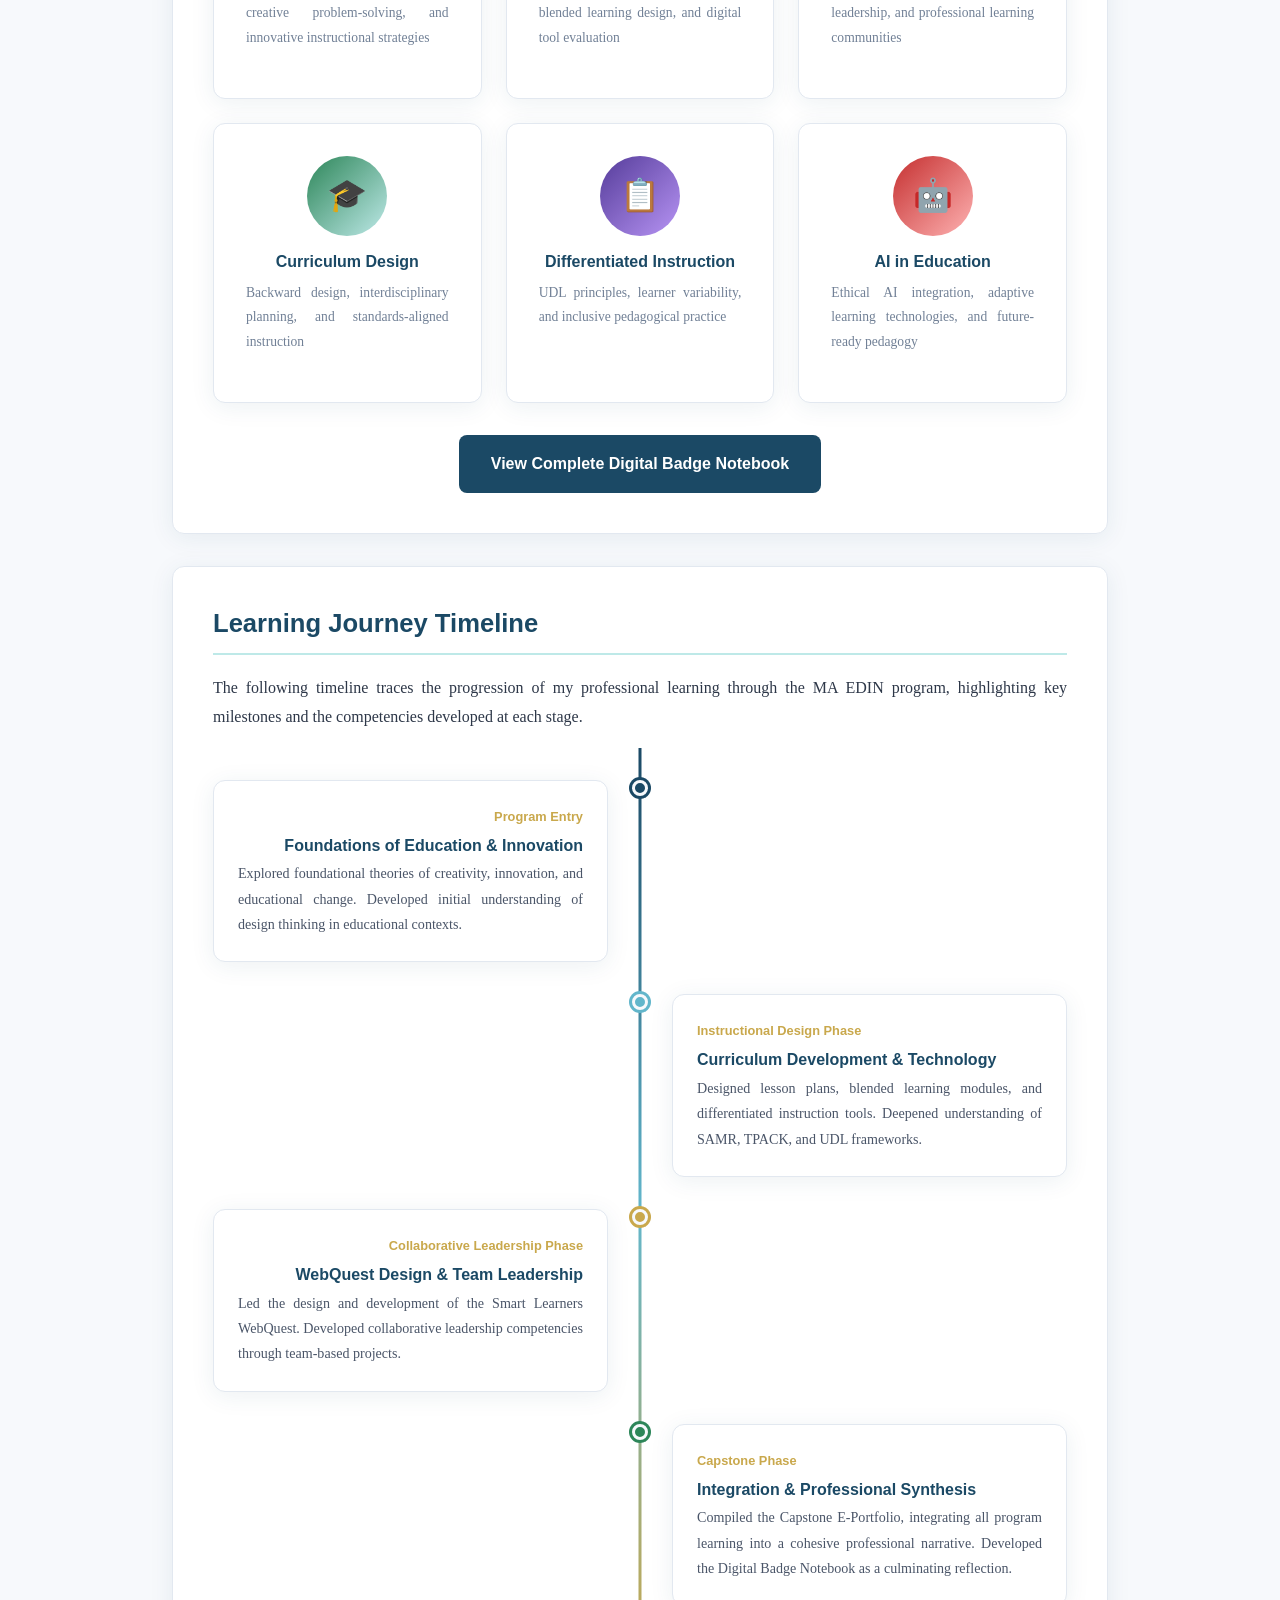
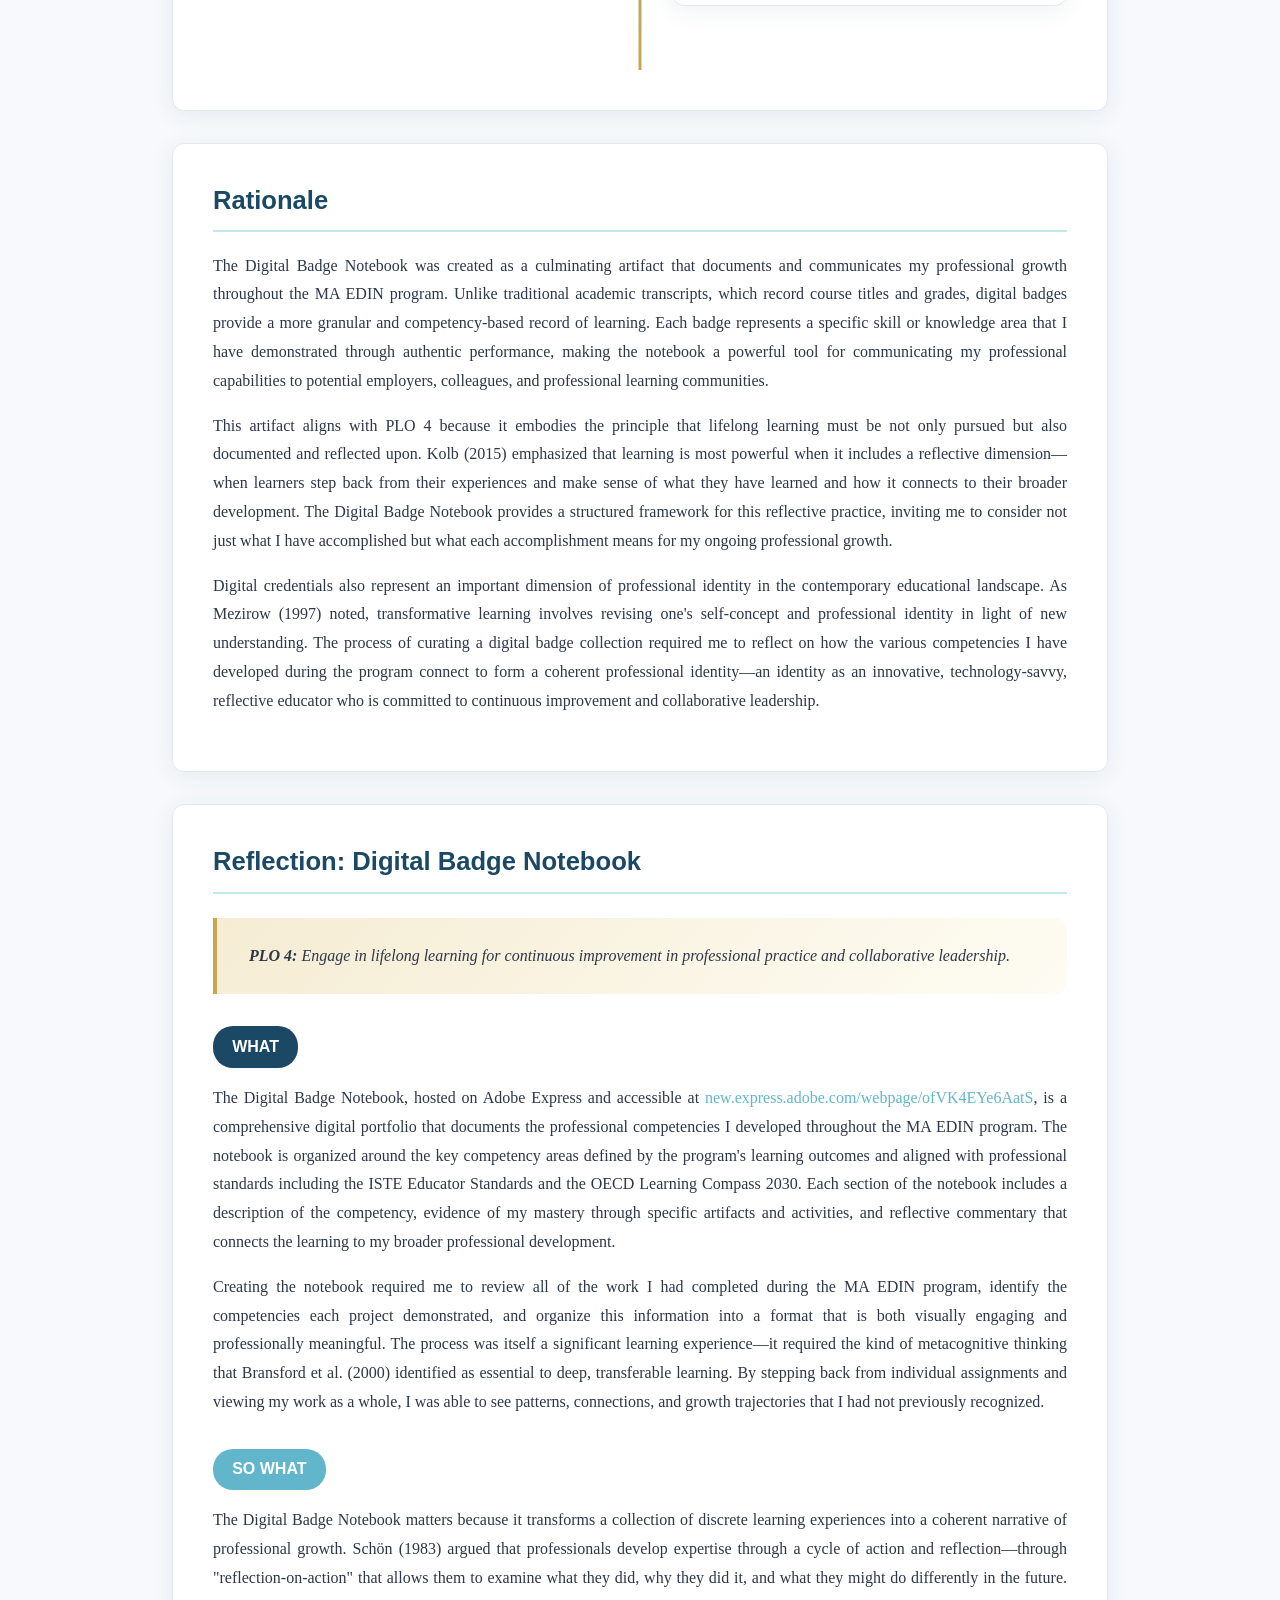
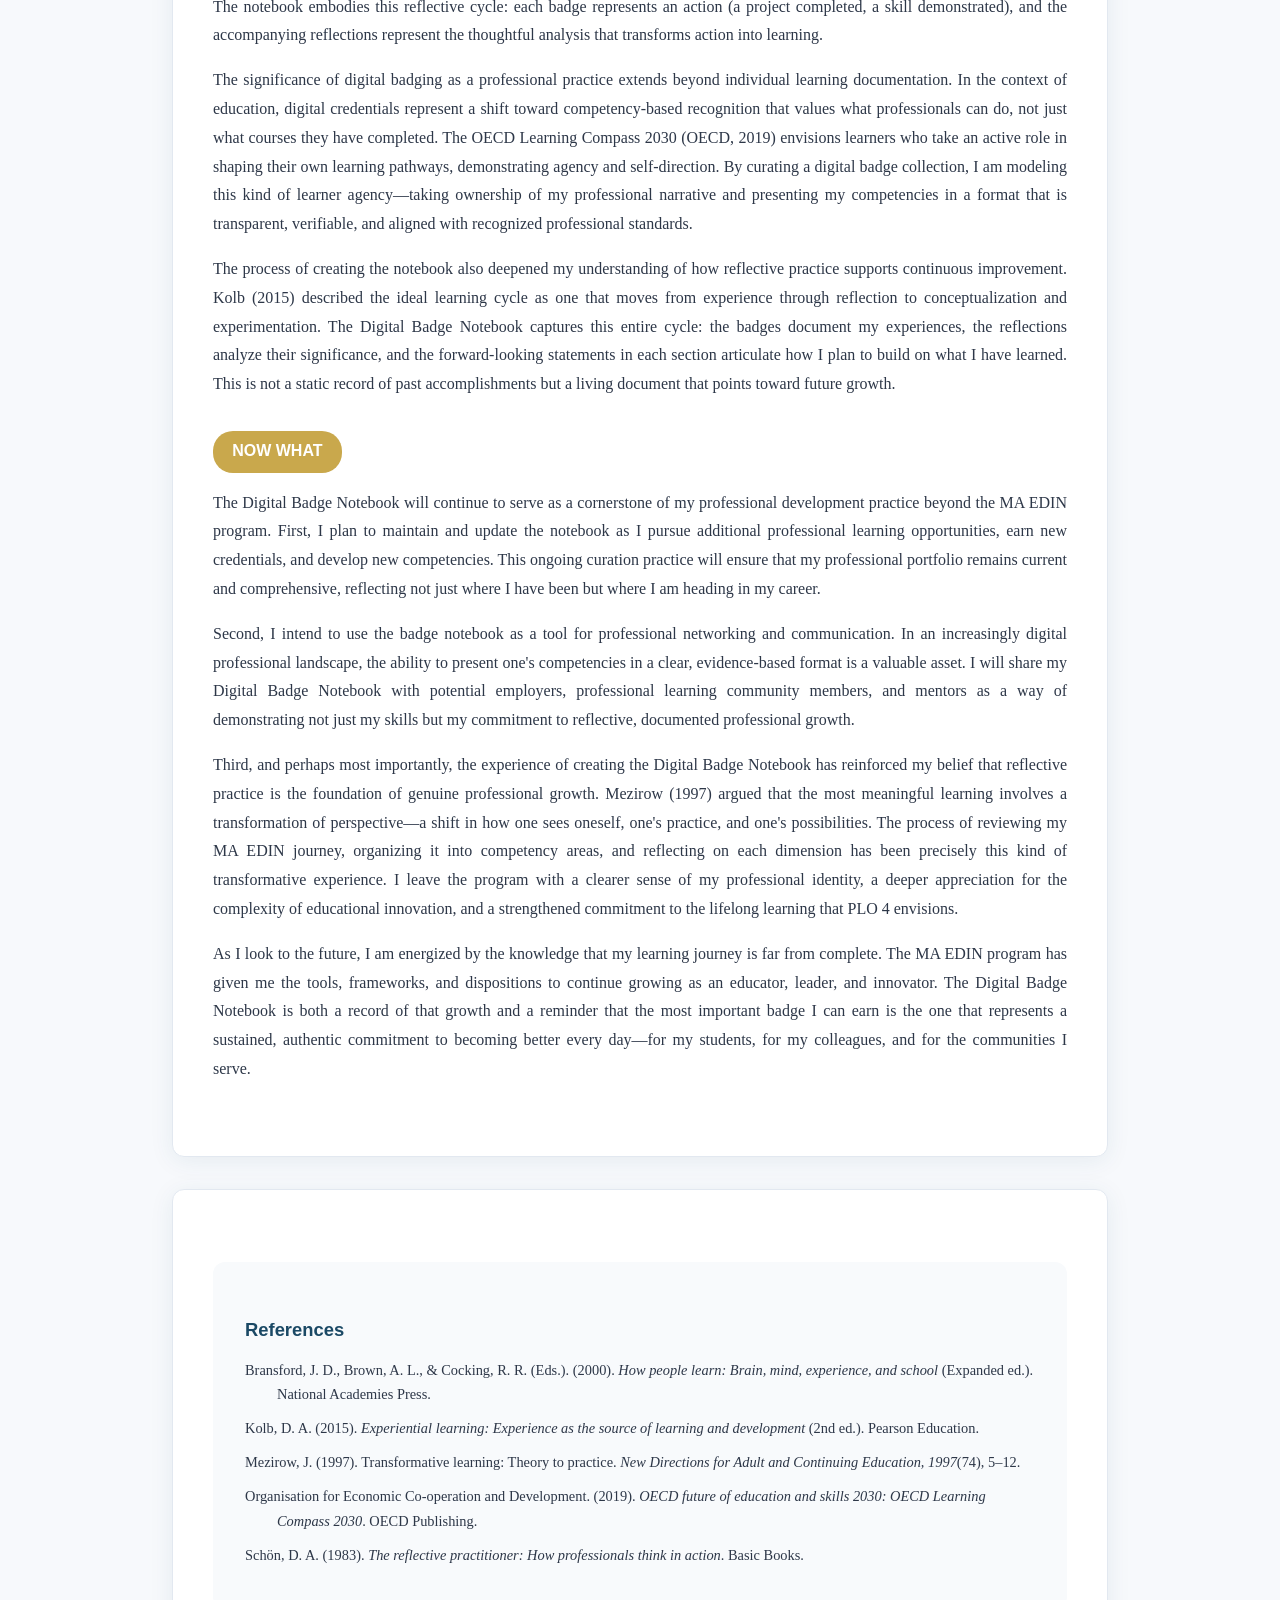
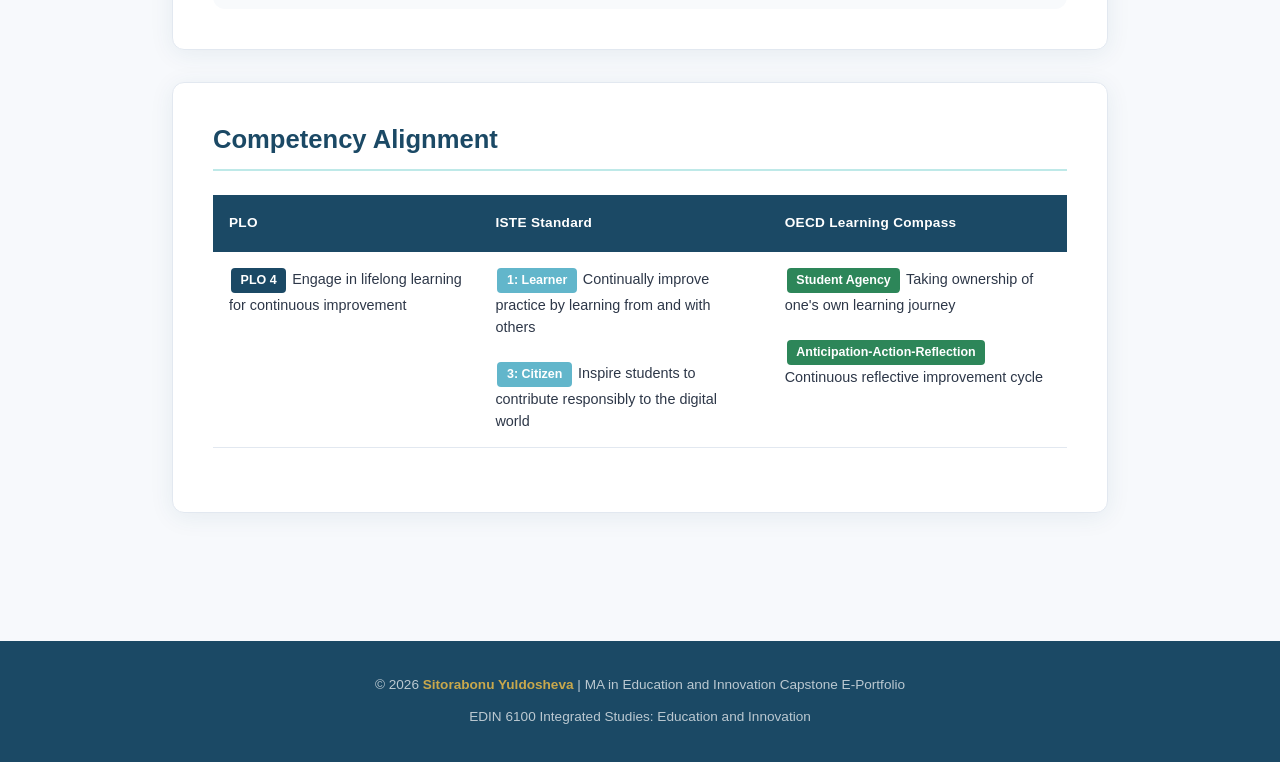
<file: section5.html>
<!DOCTYPE html>
<html lang="en">
<head>
  <meta charset="UTF-8">
  <meta name="viewport" content="width=device-width, initial-scale=1.0">
  <title>Section 5 - Digital Badge Notebook | Sitorabonu Yuldosheva</title>
  <link rel="stylesheet" href="css/style.css">
</head>
<body>

  <!-- Navigation -->
  <nav class="navbar">
    <div class="nav-container">
      <div class="nav-brand">Sitorabonu <span>Yuldosheva</span></div>
      <button class="nav-toggle" onclick="document.querySelector('.nav-links').classList.toggle('open')">&#9776;</button>
      <ul class="nav-links">
        <li><a href="index.html">Home</a></li>
        <li><a href="about.html">About Me</a></li>
        <li><a href="philosophy.html">Educational Philosophy</a></li>
        <li><a href="matrix.html">Competency Matrix</a></li>
        <li class="dropdown">
          <a href="#" class="active">Sections &#9662;</a>
          <div class="dropdown-menu">
            <a href="section1-artifact1.html">Section 1: Creativity &amp; Innovation</a>
            <a href="section2-artifact1.html">Section 2: Instructional Methods &amp; Tech</a>
            <a href="section3.html">Section 3: Team Leaders &amp; Facilitators</a>
            <a href="section4.html">Section 4: Lifelong Learning</a>
            <a href="section5.html" style="background:rgba(255,255,255,0.1);">Section 5: Digital Badge Notebook</a>
          </div>
        </li>
        <li><a href="references.html">References</a></li>
        <li><a href="contact.html">Contact</a></li>
      </ul>
    </div>
  </nav>

  <!-- Section Hero -->
  <div class="section-hero">
    <div class="hero-icon">&#127942;</div>
    <h1>Section 5: Digital Badge Notebook</h1>
    <p class="hero-subtitle">Documenting professional growth through digital credentials and reflective practice</p>
  </div>

  <!-- Main Content -->
  <main class="container">

    <!-- PLO Alignment -->
    <div class="content-card animate-in delay-1">
      <h2>Program Learning Outcome 4</h2>
      <div class="purpose-box">
        <p><strong>PLO 4:</strong> Engage in lifelong learning for continuous improvement in professional practice and collaborative leadership.</p>
      </div>
    </div>

    <!-- Professional Introduction -->
    <div class="content-card animate-in delay-2">
      <h2>Professional Introduction</h2>
      <p>Section 5 of this portfolio presents my Digital Badge Notebook&mdash;a curated collection of digital credentials, professional achievements, and reflective documentation that traces my growth throughout the MA EDIN program. Digital badges have emerged as a powerful tool for recognizing and communicating professional learning in ways that traditional transcripts cannot capture. Each badge in this notebook represents not merely the completion of a task but the demonstration of a specific competency, validated through evidence and aligned with the professional standards that guide innovative educational practice.</p>
      <p>The Digital Badge Notebook serves as both a professional portfolio within a portfolio and a testament to the value of documenting one's learning journey. In an era where professional development is increasingly self-directed and distributed across multiple platforms and experiences, the ability to curate, reflect upon, and communicate one's learning is itself an essential professional competency. This notebook demonstrates my commitment to that practice.</p>
    </div>

    <!-- Badge Gallery -->
    <div class="content-card animate-in delay-3">
      <h2>Digital Badge Gallery</h2>
      <p>The following badges represent key competencies and achievements earned throughout the MA EDIN program. Each badge is linked to specific learning outcomes and documented with evidence of mastery.</p>

      <div class="badge-gallery">
        <div class="badge-card">
          <div class="badge-icon" style="background: linear-gradient(135deg, #1B4965, #264f73);">&#128161;</div>
          <h4>Creativity &amp; Innovation</h4>
          <p>Design thinking methodology, creative problem-solving, and innovative instructional strategies</p>
        </div>
        <div class="badge-card">
          <div class="badge-icon" style="background: linear-gradient(135deg, #62B6CB, #BEE9E8);">&#128187;</div>
          <h4>Technology Integration</h4>
          <p>SAMR framework application, blended learning design, and digital tool evaluation</p>
        </div>
        <div class="badge-card">
          <div class="badge-icon" style="background: linear-gradient(135deg, #C9A84C, #f5ecd3);">&#129309;</div>
          <h4>Collaborative Leadership</h4>
          <p>Team facilitation, design team leadership, and professional learning communities</p>
        </div>
        <div class="badge-card">
          <div class="badge-icon" style="background: linear-gradient(135deg, #2D8659, #BEE9E8);">&#127891;</div>
          <h4>Curriculum Design</h4>
          <p>Backward design, interdisciplinary planning, and standards-aligned instruction</p>
        </div>
        <div class="badge-card">
          <div class="badge-icon" style="background: linear-gradient(135deg, #553c9a, #b794f4);">&#128203;</div>
          <h4>Differentiated Instruction</h4>
          <p>UDL principles, learner variability, and inclusive pedagogical practice</p>
        </div>
        <div class="badge-card">
          <div class="badge-icon" style="background: linear-gradient(135deg, #c53030, #feb2b2);">&#129302;</div>
          <h4>AI in Education</h4>
          <p>Ethical AI integration, adaptive learning technologies, and future-ready pedagogy</p>
        </div>
      </div>

      <div style="text-align: center; margin-top: 1.5rem;">
        <a href="https://new.express.adobe.com/webpage/ofVK4EYe6AatS" target="_blank" class="btn btn-primary" style="font-size: 1rem; padding: 0.9rem 2rem;">View Complete Digital Badge Notebook</a>
      </div>
    </div>

    <!-- Learning Journey Timeline -->
    <div class="content-card animate-in">
      <h2>Learning Journey Timeline</h2>
      <p>The following timeline traces the progression of my professional learning through the MA EDIN program, highlighting key milestones and the competencies developed at each stage.</p>

      <div class="timeline">
        <div class="timeline-item">
          <div class="timeline-dot"></div>
          <div class="timeline-content">
            <div class="timeline-date">Program Entry</div>
            <h4>Foundations of Education &amp; Innovation</h4>
            <p>Explored foundational theories of creativity, innovation, and educational change. Developed initial understanding of design thinking in educational contexts.</p>
          </div>
        </div>
        <div class="timeline-item">
          <div class="timeline-dot" style="background: var(--secondary); box-shadow: 0 0 0 3px var(--secondary);"></div>
          <div class="timeline-content">
            <div class="timeline-date">Instructional Design Phase</div>
            <h4>Curriculum Development &amp; Technology</h4>
            <p>Designed lesson plans, blended learning modules, and differentiated instruction tools. Deepened understanding of SAMR, TPACK, and UDL frameworks.</p>
          </div>
        </div>
        <div class="timeline-item">
          <div class="timeline-dot" style="background: var(--gold); box-shadow: 0 0 0 3px var(--gold);"></div>
          <div class="timeline-content">
            <div class="timeline-date">Collaborative Leadership Phase</div>
            <h4>WebQuest Design &amp; Team Leadership</h4>
            <p>Led the design and development of the Smart Learners WebQuest. Developed collaborative leadership competencies through team-based projects.</p>
          </div>
        </div>
        <div class="timeline-item">
          <div class="timeline-dot" style="background: #2D8659; box-shadow: 0 0 0 3px #2D8659;"></div>
          <div class="timeline-content">
            <div class="timeline-date">Capstone Phase</div>
            <h4>Integration &amp; Professional Synthesis</h4>
            <p>Compiled the Capstone E-Portfolio, integrating all program learning into a cohesive professional narrative. Developed the Digital Badge Notebook as a culminating reflection.</p>
          </div>
        </div>
      </div>
    </div>

    <!-- Rationale -->
    <div class="content-card animate-in">
      <h2>Rationale</h2>
      <p>The Digital Badge Notebook was created as a culminating artifact that documents and communicates my professional growth throughout the MA EDIN program. Unlike traditional academic transcripts, which record course titles and grades, digital badges provide a more granular and competency-based record of learning. Each badge represents a specific skill or knowledge area that I have demonstrated through authentic performance, making the notebook a powerful tool for communicating my professional capabilities to potential employers, colleagues, and professional learning communities.</p>
      <p>This artifact aligns with PLO 4 because it embodies the principle that lifelong learning must be not only pursued but also documented and reflected upon. Kolb (2015) emphasized that learning is most powerful when it includes a reflective dimension&mdash;when learners step back from their experiences and make sense of what they have learned and how it connects to their broader development. The Digital Badge Notebook provides a structured framework for this reflective practice, inviting me to consider not just what I have accomplished but what each accomplishment means for my ongoing professional growth.</p>
      <p>Digital credentials also represent an important dimension of professional identity in the contemporary educational landscape. As Mezirow (1997) noted, transformative learning involves revising one's self-concept and professional identity in light of new understanding. The process of curating a digital badge collection required me to reflect on how the various competencies I have developed during the program connect to form a coherent professional identity&mdash;an identity as an innovative, technology-savvy, reflective educator who is committed to continuous improvement and collaborative leadership.</p>
    </div>

    <!-- Reflection -->
    <div class="content-card animate-in">
      <h2>Reflection: Digital Badge Notebook</h2>
      <div class="purpose-box">
        <p><strong>PLO 4:</strong> Engage in lifelong learning for continuous improvement in professional practice and collaborative leadership.</p>
      </div>

      <!-- WHAT -->
      <div class="reflection-section">
        <div class="reflection-label what">WHAT</div>
        <p>The Digital Badge Notebook, hosted on Adobe Express and accessible at <a href="https://new.express.adobe.com/webpage/ofVK4EYe6AatS" target="_blank">new.express.adobe.com/webpage/ofVK4EYe6AatS</a>, is a comprehensive digital portfolio that documents the professional competencies I developed throughout the MA EDIN program. The notebook is organized around the key competency areas defined by the program's learning outcomes and aligned with professional standards including the ISTE Educator Standards and the OECD Learning Compass 2030. Each section of the notebook includes a description of the competency, evidence of my mastery through specific artifacts and activities, and reflective commentary that connects the learning to my broader professional development.</p>
        <p>Creating the notebook required me to review all of the work I had completed during the MA EDIN program, identify the competencies each project demonstrated, and organize this information into a format that is both visually engaging and professionally meaningful. The process was itself a significant learning experience&mdash;it required the kind of metacognitive thinking that Bransford et al. (2000) identified as essential to deep, transferable learning. By stepping back from individual assignments and viewing my work as a whole, I was able to see patterns, connections, and growth trajectories that I had not previously recognized.</p>
      </div>

      <!-- SO WHAT -->
      <div class="reflection-section">
        <div class="reflection-label so-what">SO WHAT</div>
        <p>The Digital Badge Notebook matters because it transforms a collection of discrete learning experiences into a coherent narrative of professional growth. Sch&ouml;n (1983) argued that professionals develop expertise through a cycle of action and reflection&mdash;through "reflection-on-action" that allows them to examine what they did, why they did it, and what they might do differently in the future. The notebook embodies this reflective cycle: each badge represents an action (a project completed, a skill demonstrated), and the accompanying reflections represent the thoughtful analysis that transforms action into learning.</p>
        <p>The significance of digital badging as a professional practice extends beyond individual learning documentation. In the context of education, digital credentials represent a shift toward competency-based recognition that values what professionals can do, not just what courses they have completed. The OECD Learning Compass 2030 (OECD, 2019) envisions learners who take an active role in shaping their own learning pathways, demonstrating agency and self-direction. By curating a digital badge collection, I am modeling this kind of learner agency&mdash;taking ownership of my professional narrative and presenting my competencies in a format that is transparent, verifiable, and aligned with recognized professional standards.</p>
        <p>The process of creating the notebook also deepened my understanding of how reflective practice supports continuous improvement. Kolb (2015) described the ideal learning cycle as one that moves from experience through reflection to conceptualization and experimentation. The Digital Badge Notebook captures this entire cycle: the badges document my experiences, the reflections analyze their significance, and the forward-looking statements in each section articulate how I plan to build on what I have learned. This is not a static record of past accomplishments but a living document that points toward future growth.</p>
      </div>

      <!-- NOW WHAT -->
      <div class="reflection-section">
        <div class="reflection-label now-what">NOW WHAT</div>
        <p>The Digital Badge Notebook will continue to serve as a cornerstone of my professional development practice beyond the MA EDIN program. First, I plan to maintain and update the notebook as I pursue additional professional learning opportunities, earn new credentials, and develop new competencies. This ongoing curation practice will ensure that my professional portfolio remains current and comprehensive, reflecting not just where I have been but where I am heading in my career.</p>
        <p>Second, I intend to use the badge notebook as a tool for professional networking and communication. In an increasingly digital professional landscape, the ability to present one's competencies in a clear, evidence-based format is a valuable asset. I will share my Digital Badge Notebook with potential employers, professional learning community members, and mentors as a way of demonstrating not just my skills but my commitment to reflective, documented professional growth.</p>
        <p>Third, and perhaps most importantly, the experience of creating the Digital Badge Notebook has reinforced my belief that reflective practice is the foundation of genuine professional growth. Mezirow (1997) argued that the most meaningful learning involves a transformation of perspective&mdash;a shift in how one sees oneself, one's practice, and one's possibilities. The process of reviewing my MA EDIN journey, organizing it into competency areas, and reflecting on each dimension has been precisely this kind of transformative experience. I leave the program with a clearer sense of my professional identity, a deeper appreciation for the complexity of educational innovation, and a strengthened commitment to the lifelong learning that PLO 4 envisions.</p>
        <p>As I look to the future, I am energized by the knowledge that my learning journey is far from complete. The MA EDIN program has given me the tools, frameworks, and dispositions to continue growing as an educator, leader, and innovator. The Digital Badge Notebook is both a record of that growth and a reminder that the most important badge I can earn is the one that represents a sustained, authentic commitment to becoming better every day&mdash;for my students, for my colleagues, and for the communities I serve.</p>
      </div>
    </div>

    <!-- References -->
    <div class="content-card animate-in">
      <div class="references">
        <h3>References</h3>
        <p>Bransford, J. D., Brown, A. L., &amp; Cocking, R. R. (Eds.). (2000). <em>How people learn: Brain, mind, experience, and school</em> (Expanded ed.). National Academies Press.</p>
        <p>Kolb, D. A. (2015). <em>Experiential learning: Experience as the source of learning and development</em> (2nd ed.). Pearson Education.</p>
        <p>Mezirow, J. (1997). Transformative learning: Theory to practice. <em>New Directions for Adult and Continuing Education, 1997</em>(74), 5&ndash;12.</p>
        <p>Organisation for Economic Co-operation and Development. (2019). <em>OECD future of education and skills 2030: OECD Learning Compass 2030</em>. OECD Publishing.</p>
        <p>Sch&ouml;n, D. A. (1983). <em>The reflective practitioner: How professionals think in action</em>. Basic Books.</p>
      </div>
    </div>

    <!-- Competency Alignment -->
    <div class="content-card animate-in">
      <h2>Competency Alignment</h2>
      <table class="matrix-table">
        <thead>
          <tr>
            <th>PLO</th>
            <th>ISTE Standard</th>
            <th>OECD Learning Compass</th>
          </tr>
        </thead>
        <tbody>
          <tr>
            <td><span class="plo-tag">PLO 4</span> Engage in lifelong learning for continuous improvement</td>
            <td><span class="iste-tag">1: Learner</span> Continually improve practice by learning from and with others<br><br><span class="iste-tag">3: Citizen</span> Inspire students to contribute responsibly to the digital world</td>
            <td><span class="oecd-tag">Student Agency</span> Taking ownership of one's own learning journey<br><br><span class="oecd-tag">Anticipation-Action-Reflection</span> Continuous reflective improvement cycle</td>
          </tr>
        </tbody>
      </table>
    </div>

  </main>

  <!-- Footer -->
  <footer class="footer">
    <p>&copy; 2026 <strong>Sitorabonu Yuldosheva</strong> | MA in Education and Innovation Capstone E-Portfolio</p>
    <p style="margin-top: 0.5rem;">EDIN 6100 Integrated Studies: Education and Innovation</p>
  </footer>

</body>
</html>
</file>
<file: css/style.css>
/* ============================================
   E-Portfolio | MA EDIN Capstone
   Sitora Musaeva
   ============================================ */

/* --- Reset & Base --- */
*, *::before, *::after { box-sizing: border-box; margin: 0; padding: 0; }

:root {
  --primary: #1B4965;
  --primary-light: #264f73;
  --secondary: #62B6CB;
  --accent: #BEE9E8;
  --gold: #C9A84C;
  --gold-light: #f5ecd3;
  --bg: #F7F9FC;
  --bg-white: #FFFFFF;
  --text: #2D3748;
  --text-light: #4A5568;
  --text-muted: #718096;
  --border: #E2E8F0;
  --shadow: 0 4px 24px rgba(27, 73, 101, 0.08);
  --shadow-lg: 0 8px 40px rgba(27, 73, 101, 0.12);
  --radius: 12px;
  --transition: 0.3s ease;
}

html { scroll-behavior: smooth; font-size: 16px; }

body {
  font-family: 'Georgia', 'Times New Roman', serif;
  color: var(--text);
  background: var(--bg);
  line-height: 1.8;
  -webkit-font-smoothing: antialiased;
}

h1, h2, h3, h4, h5, h6 {
  font-family: 'Segoe UI', 'Helvetica Neue', Arial, sans-serif;
  font-weight: 700;
  line-height: 1.3;
  color: var(--primary);
}

a { color: var(--secondary); text-decoration: none; transition: color var(--transition); }
a:hover { color: var(--primary); }

img { max-width: 100%; height: auto; display: block; }

/* --- Navigation --- */
.navbar {
  background: var(--primary);
  padding: 0;
  position: sticky;
  top: 0;
  z-index: 1000;
  box-shadow: 0 2px 12px rgba(0,0,0,0.15);
}

.nav-container {
  max-width: 1200px;
  margin: 0 auto;
  display: flex;
  align-items: center;
  justify-content: space-between;
  padding: 0 2rem;
}

.nav-brand {
  color: #fff;
  font-family: 'Segoe UI', sans-serif;
  font-size: 1.15rem;
  font-weight: 700;
  padding: 1rem 0;
  letter-spacing: 0.5px;
}

.nav-brand span { color: var(--gold); }

.nav-links {
  list-style: none;
  display: flex;
  gap: 0;
}

.nav-links li a {
  display: block;
  color: rgba(255,255,255,0.85);
  padding: 1.1rem 1.2rem;
  font-family: 'Segoe UI', sans-serif;
  font-size: 0.9rem;
  font-weight: 500;
  letter-spacing: 0.3px;
  transition: all var(--transition);
  border-bottom: 3px solid transparent;
}

.nav-links li a:hover,
.nav-links li a.active {
  color: #fff;
  background: rgba(255,255,255,0.1);
  border-bottom-color: var(--gold);
}

/* Dropdown */
.dropdown { position: relative; }
.dropdown-menu {
  display: none;
  position: absolute;
  top: 100%;
  left: 0;
  background: var(--primary);
  min-width: 260px;
  box-shadow: var(--shadow-lg);
  border-radius: 0 0 8px 8px;
  z-index: 100;
}
.dropdown:hover .dropdown-menu { display: block; }
.dropdown-menu a {
  display: block;
  padding: 0.75rem 1.2rem;
  color: rgba(255,255,255,0.85);
  font-size: 0.85rem;
  border-bottom: 1px solid rgba(255,255,255,0.08);
}
.dropdown-menu a:hover { background: rgba(255,255,255,0.1); color: #fff; }

/* Mobile menu */
.nav-toggle {
  display: none;
  background: none;
  border: none;
  color: #fff;
  font-size: 1.5rem;
  cursor: pointer;
  padding: 0.5rem;
}

/* --- Hero Section --- */
.hero {
  background: linear-gradient(135deg, var(--primary) 0%, var(--primary-light) 50%, var(--secondary) 100%);
  color: #fff;
  padding: 5rem 2rem;
  text-align: center;
  position: relative;
  overflow: hidden;
}

.hero::before {
  content: '';
  position: absolute;
  top: -50%;
  left: -50%;
  width: 200%;
  height: 200%;
  background: radial-gradient(circle at 30% 70%, rgba(255,255,255,0.05) 0%, transparent 50%);
}

.hero h1 {
  font-size: 2.8rem;
  color: #fff;
  margin-bottom: 1rem;
  position: relative;
}

.hero .subtitle {
  font-size: 1.2rem;
  opacity: 0.9;
  max-width: 700px;
  margin: 0 auto 2rem;
  font-style: italic;
}

.hero-photo {
  width: 180px;
  height: 180px;
  border-radius: 50%;
  border: 4px solid var(--gold);
  object-fit: cover;
  margin: 0 auto 2rem;
  box-shadow: 0 8px 32px rgba(0,0,0,0.3);
  background: rgba(255,255,255,0.15);
  display: flex;
  align-items: center;
  justify-content: center;
  font-size: 4rem;
}

/* --- Page Header --- */
.page-header {
  background: linear-gradient(135deg, var(--primary) 0%, var(--primary-light) 100%);
  color: #fff;
  padding: 3rem 2rem;
  text-align: center;
}

.page-header h1 {
  color: #fff;
  font-size: 2.2rem;
  margin-bottom: 0.5rem;
}

.page-header .breadcrumb {
  color: rgba(255,255,255,0.7);
  font-family: 'Segoe UI', sans-serif;
  font-size: 0.9rem;
}

.page-header .breadcrumb a { color: var(--gold); }

/* --- Main Content --- */
.container {
  max-width: 1000px;
  margin: 0 auto;
  padding: 3rem 2rem;
}

.content-card {
  background: var(--bg-white);
  border-radius: var(--radius);
  padding: 2.5rem;
  margin-bottom: 2rem;
  box-shadow: var(--shadow);
  border: 1px solid var(--border);
}

.content-card h2 {
  font-size: 1.6rem;
  margin-bottom: 1.2rem;
  padding-bottom: 0.8rem;
  border-bottom: 2px solid var(--accent);
}

.content-card h3 {
  font-size: 1.25rem;
  margin: 1.5rem 0 0.8rem;
  color: var(--primary-light);
}

.content-card p {
  margin-bottom: 1rem;
  text-align: justify;
}

/* --- Purpose Statement --- */
.purpose-box {
  background: linear-gradient(135deg, var(--gold-light), #fefcf3);
  border-left: 4px solid var(--gold);
  padding: 1.5rem 2rem;
  border-radius: 0 var(--radius) var(--radius) 0;
  margin: 1.5rem 0;
}

.purpose-box p {
  font-style: italic;
  color: var(--text);
  margin: 0;
}

/* --- Competency Matrix Table --- */
.matrix-table {
  width: 100%;
  border-collapse: collapse;
  margin: 1.5rem 0;
  font-family: 'Segoe UI', sans-serif;
  font-size: 0.9rem;
}

.matrix-table thead th {
  background: var(--primary);
  color: #fff;
  padding: 1rem;
  text-align: left;
  font-weight: 600;
  font-size: 0.85rem;
  letter-spacing: 0.3px;
}

.matrix-table tbody td {
  padding: 0.9rem 1rem;
  border-bottom: 1px solid var(--border);
  vertical-align: top;
  line-height: 1.5;
}

.matrix-table tbody tr:nth-child(even) { background: #f8fafc; }
.matrix-table tbody tr:hover { background: var(--accent); }

.matrix-table .plo-tag {
  display: inline-block;
  background: var(--primary);
  color: #fff;
  padding: 0.2rem 0.6rem;
  border-radius: 4px;
  font-size: 0.78rem;
  font-weight: 600;
  margin: 2px;
}

.matrix-table .iste-tag {
  display: inline-block;
  background: var(--secondary);
  color: #fff;
  padding: 0.2rem 0.6rem;
  border-radius: 4px;
  font-size: 0.78rem;
  font-weight: 600;
  margin: 2px;
}

.matrix-table .un-tag {
  display: inline-block;
  background: var(--gold);
  color: #fff;
  padding: 0.2rem 0.6rem;
  border-radius: 4px;
  font-size: 0.78rem;
  font-weight: 600;
  margin: 2px;
}

/* --- Artifact Display --- */
.artifact-embed {
  background: #f0f4f8;
  border: 2px dashed var(--border);
  border-radius: var(--radius);
  padding: 3rem 2rem;
  text-align: center;
  margin: 1.5rem 0;
  min-height: 300px;
  display: flex;
  flex-direction: column;
  align-items: center;
  justify-content: center;
}

.artifact-embed .icon {
  font-size: 3rem;
  margin-bottom: 1rem;
  opacity: 0.5;
}

.artifact-embed p {
  color: var(--text-muted);
  font-family: 'Segoe UI', sans-serif;
  font-size: 0.95rem;
  text-align: center;
}

.artifact-embed.has-content {
  border-style: solid;
  border-color: var(--accent);
  background: #fff;
  padding: 1.5rem;
}

.artifact-embed iframe {
  width: 100%;
  min-height: 500px;
  border: none;
  border-radius: 8px;
}

/* --- Reflection Sections --- */
.reflection-section {
  margin: 2rem 0;
}

.reflection-label {
  display: inline-block;
  font-family: 'Segoe UI', sans-serif;
  font-weight: 700;
  font-size: 1rem;
  color: #fff;
  padding: 0.4rem 1.2rem;
  border-radius: 20px;
  margin-bottom: 1rem;
}

.reflection-label.what { background: var(--primary); }
.reflection-label.so-what { background: var(--secondary); }
.reflection-label.now-what { background: var(--gold); }

/* --- Reference List --- */
.references {
  background: #f8fafc;
  border-radius: var(--radius);
  padding: 2rem;
  margin-top: 2rem;
}

.references h3 {
  font-size: 1.15rem;
  margin-bottom: 1rem;
  color: var(--primary);
}

.references p {
  font-size: 0.9rem;
  line-height: 1.7;
  margin-bottom: 0.6rem;
  padding-left: 2rem;
  text-indent: -2rem;
  text-align: left;
}

/* --- Stub Pages --- */
.stub-content {
  text-align: center;
  padding: 4rem 2rem;
}

.stub-content .stub-icon {
  font-size: 4rem;
  margin-bottom: 1.5rem;
  opacity: 0.4;
}

.stub-content h2 {
  border: none;
  margin-bottom: 1rem;
}

.stub-content p {
  color: var(--text-muted);
  max-width: 500px;
  margin: 0 auto 1rem;
  text-align: center;
}

.stub-badge {
  display: inline-block;
  background: var(--accent);
  color: var(--primary);
  padding: 0.5rem 1.5rem;
  border-radius: 20px;
  font-family: 'Segoe UI', sans-serif;
  font-weight: 600;
  font-size: 0.85rem;
  margin-top: 1rem;
}

/* --- Section Navigation --- */
.section-nav {
  display: flex;
  gap: 1rem;
  margin: 2rem 0;
  flex-wrap: wrap;
}

.section-nav a {
  flex: 1;
  min-width: 200px;
  background: var(--bg-white);
  border: 2px solid var(--border);
  border-radius: var(--radius);
  padding: 1.2rem;
  text-align: center;
  font-family: 'Segoe UI', sans-serif;
  font-weight: 600;
  font-size: 0.9rem;
  color: var(--primary);
  transition: all var(--transition);
}

.section-nav a:hover {
  border-color: var(--secondary);
  background: var(--accent);
  transform: translateY(-2px);
  box-shadow: var(--shadow);
}

.section-nav a.active {
  border-color: var(--primary);
  background: var(--primary);
  color: #fff;
}

/* --- Footer --- */
.footer {
  background: var(--primary);
  color: rgba(255,255,255,0.7);
  text-align: center;
  padding: 2rem;
  font-family: 'Segoe UI', sans-serif;
  font-size: 0.85rem;
  margin-top: 3rem;
}

.footer strong { color: var(--gold); }

/* --- Welcome Grid --- */
.welcome-grid {
  display: grid;
  grid-template-columns: repeat(auto-fit, minmax(280px, 1fr));
  gap: 1.5rem;
  margin: 2rem 0;
}

.welcome-card {
  background: var(--bg-white);
  border-radius: var(--radius);
  padding: 2rem;
  box-shadow: var(--shadow);
  border: 1px solid var(--border);
  text-align: center;
  transition: transform var(--transition), box-shadow var(--transition);
}

.welcome-card:hover {
  transform: translateY(-4px);
  box-shadow: var(--shadow-lg);
}

.welcome-card .card-icon {
  font-size: 2.5rem;
  margin-bottom: 1rem;
}

.welcome-card h3 {
  font-size: 1.05rem;
  margin-bottom: 0.5rem;
}

.welcome-card p {
  font-size: 0.9rem;
  color: var(--text-muted);
  text-align: center;
}

/* --- Responsive --- */
@media (max-width: 768px) {
  .nav-links { display: none; }
  .nav-toggle { display: block; }
  .nav-links.open {
    display: flex;
    flex-direction: column;
    position: absolute;
    top: 100%;
    left: 0;
    right: 0;
    background: var(--primary);
    box-shadow: var(--shadow-lg);
  }
  .dropdown-menu {
    position: static;
    box-shadow: none;
    background: rgba(0,0,0,0.1);
  }
  .dropdown:hover .dropdown-menu { display: none; }
  .dropdown.open .dropdown-menu { display: block; }
  .hero h1 { font-size: 2rem; }
  .hero { padding: 3rem 1.5rem; }
  .container { padding: 2rem 1rem; }
  .content-card { padding: 1.5rem; }
  .matrix-table { font-size: 0.8rem; }
  .matrix-table thead th,
  .matrix-table tbody td { padding: 0.6rem; }
}

@media (max-width: 480px) {
  .hero h1 { font-size: 1.6rem; }
  .page-header h1 { font-size: 1.6rem; }
  .section-nav { flex-direction: column; }
}

/* --- Animations --- */
@keyframes fadeInUp {
  from { opacity: 0; transform: translateY(30px); }
  to { opacity: 1; transform: translateY(0); }
}
@keyframes fadeIn {
  from { opacity: 0; }
  to { opacity: 1; }
}
@keyframes slideInLeft {
  from { opacity: 0; transform: translateX(-30px); }
  to { opacity: 1; transform: translateX(0); }
}

.animate-in {
  animation: fadeInUp 0.6s ease forwards;
}
.animate-fade {
  animation: fadeIn 0.8s ease forwards;
}
.animate-slide {
  animation: slideInLeft 0.6s ease forwards;
}

/* Stagger delays */
.delay-1 { animation-delay: 0.1s; opacity: 0; }
.delay-2 { animation-delay: 0.2s; opacity: 0; }
.delay-3 { animation-delay: 0.3s; opacity: 0; }
.delay-4 { animation-delay: 0.4s; opacity: 0; }
.delay-5 { animation-delay: 0.5s; opacity: 0; }

/* --- Artifact Grid --- */
.artifacts-grid {
  display: grid;
  grid-template-columns: repeat(auto-fit, minmax(300px, 1fr));
  gap: 2rem;
  margin: 2rem 0;
}

.artifact-card {
  background: var(--bg-white);
  border-radius: var(--radius);
  overflow: hidden;
  box-shadow: var(--shadow);
  border: 1px solid var(--border);
  transition: transform var(--transition), box-shadow var(--transition);
}

.artifact-card:hover {
  transform: translateY(-6px);
  box-shadow: var(--shadow-lg);
}

.artifact-card .card-image {
  width: 100%;
  height: 200px;
  background: linear-gradient(135deg, var(--primary) 0%, var(--secondary) 100%);
  display: flex;
  align-items: center;
  justify-content: center;
  font-size: 3.5rem;
  color: rgba(255,255,255,0.9);
}

.artifact-card .card-body {
  padding: 1.5rem;
}

.artifact-card .card-body h3 {
  font-size: 1.1rem;
  margin-bottom: 0.5rem;
  color: var(--primary);
}

.artifact-card .card-body p {
  font-size: 0.9rem;
  color: var(--text-light);
  margin-bottom: 1rem;
  text-align: left;
}

/* --- Buttons --- */
.btn {
  display: inline-block;
  padding: 0.7rem 1.5rem;
  border-radius: 8px;
  font-family: 'Segoe UI', sans-serif;
  font-weight: 600;
  font-size: 0.85rem;
  text-decoration: none;
  transition: all var(--transition);
  cursor: pointer;
  border: none;
}

.btn-primary {
  background: var(--primary);
  color: #fff;
}
.btn-primary:hover {
  background: var(--primary-light);
  color: #fff;
  transform: translateY(-2px);
  box-shadow: 0 4px 12px rgba(27, 73, 101, 0.3);
}

.btn-secondary {
  background: var(--secondary);
  color: #fff;
}
.btn-secondary:hover {
  background: #4fa3b8;
  color: #fff;
  transform: translateY(-2px);
}

.btn-outline {
  background: transparent;
  color: var(--primary);
  border: 2px solid var(--primary);
}
.btn-outline:hover {
  background: var(--primary);
  color: #fff;
}

/* --- Badge Gallery --- */
.badge-gallery {
  display: grid;
  grid-template-columns: repeat(auto-fit, minmax(250px, 1fr));
  gap: 1.5rem;
  margin: 2rem 0;
}

.badge-card {
  background: var(--bg-white);
  border-radius: var(--radius);
  padding: 2rem;
  box-shadow: var(--shadow);
  border: 1px solid var(--border);
  text-align: center;
  transition: transform var(--transition), box-shadow var(--transition);
}

.badge-card:hover {
  transform: translateY(-4px);
  box-shadow: var(--shadow-lg);
}

.badge-icon {
  width: 80px;
  height: 80px;
  border-radius: 50%;
  margin: 0 auto 1rem;
  display: flex;
  align-items: center;
  justify-content: center;
  font-size: 2rem;
}

.badge-card h4 {
  font-size: 1rem;
  margin-bottom: 0.5rem;
  color: var(--primary);
}

.badge-card p {
  font-size: 0.85rem;
  color: var(--text-muted);
}

/* --- Timeline --- */
.timeline {
  position: relative;
  padding: 2rem 0;
}

.timeline::before {
  content: '';
  position: absolute;
  left: 50%;
  top: 0;
  bottom: 0;
  width: 3px;
  background: linear-gradient(to bottom, var(--primary), var(--secondary), var(--gold));
  transform: translateX(-50%);
}

.timeline-item {
  display: flex;
  align-items: flex-start;
  margin-bottom: 2rem;
  position: relative;
}

.timeline-item:nth-child(odd) {
  flex-direction: row;
  padding-right: calc(50% + 2rem);
  text-align: right;
}

.timeline-item:nth-child(even) {
  flex-direction: row-reverse;
  padding-left: calc(50% + 2rem);
  text-align: left;
}

.timeline-dot {
  position: absolute;
  left: 50%;
  transform: translateX(-50%);
  width: 16px;
  height: 16px;
  border-radius: 50%;
  background: var(--primary);
  border: 3px solid var(--bg);
  box-shadow: 0 0 0 3px var(--primary);
  z-index: 1;
}

.timeline-content {
  background: var(--bg-white);
  border-radius: var(--radius);
  padding: 1.5rem;
  box-shadow: var(--shadow);
  border: 1px solid var(--border);
  max-width: 100%;
}

.timeline-content h4 {
  font-size: 1rem;
  margin-bottom: 0.3rem;
  color: var(--primary);
}

.timeline-content .timeline-date {
  font-family: 'Segoe UI', sans-serif;
  font-size: 0.8rem;
  color: var(--gold);
  font-weight: 600;
  margin-bottom: 0.5rem;
}

.timeline-content p {
  font-size: 0.88rem;
  color: var(--text-light);
  margin: 0;
}

/* --- Contact Card --- */
.contact-card {
  background: var(--bg-white);
  border-radius: var(--radius);
  padding: 3rem;
  box-shadow: var(--shadow);
  border: 1px solid var(--border);
  max-width: 600px;
  margin: 0 auto;
  text-align: center;
}

.contact-card .contact-icon {
  width: 100px;
  height: 100px;
  border-radius: 50%;
  background: linear-gradient(135deg, var(--primary), var(--secondary));
  margin: 0 auto 1.5rem;
  display: flex;
  align-items: center;
  justify-content: center;
  font-size: 2.5rem;
  color: #fff;
}

.contact-info {
  list-style: none;
  padding: 0;
  margin: 1.5rem 0;
}

.contact-info li {
  padding: 0.8rem 0;
  border-bottom: 1px solid var(--border);
  font-family: 'Segoe UI', sans-serif;
  font-size: 0.95rem;
  color: var(--text);
}

.contact-info li:last-child {
  border-bottom: none;
}

.contact-info li strong {
  color: var(--primary);
  display: inline-block;
  min-width: 100px;
}

/* --- Section Hero --- */
.section-hero {
  background: linear-gradient(135deg, var(--primary) 0%, var(--primary-light) 50%, var(--secondary) 100%);
  color: #fff;
  padding: 4rem 2rem;
  text-align: center;
  position: relative;
  overflow: hidden;
}

.section-hero::before {
  content: '';
  position: absolute;
  top: -50%;
  left: -50%;
  width: 200%;
  height: 200%;
  background: radial-gradient(circle at 70% 30%, rgba(255,255,255,0.05) 0%, transparent 50%);
}

.section-hero .hero-icon {
  font-size: 4rem;
  margin-bottom: 1rem;
  position: relative;
}

.section-hero h1 {
  color: #fff;
  font-size: 2.4rem;
  margin-bottom: 0.5rem;
  position: relative;
}

.section-hero .hero-subtitle {
  font-size: 1.1rem;
  opacity: 0.9;
  max-width: 600px;
  margin: 0 auto;
  font-style: italic;
  position: relative;
}

/* --- OECD Tag --- */
.matrix-table .oecd-tag {
  display: inline-block;
  background: #2D8659;
  color: #fff;
  padding: 0.2rem 0.6rem;
  border-radius: 4px;
  font-size: 0.78rem;
  font-weight: 600;
  margin: 2px;
}

/* --- Glass Card --- */
.glass-card {
  background: rgba(255, 255, 255, 0.7);
  backdrop-filter: blur(10px);
  -webkit-backdrop-filter: blur(10px);
  border: 1px solid rgba(255, 255, 255, 0.3);
  border-radius: var(--radius);
  padding: 2rem;
  box-shadow: 0 8px 32px rgba(27, 73, 101, 0.1);
}

/* --- Strengths / Skills Grid --- */
.strengths-grid {
  display: grid;
  grid-template-columns: repeat(auto-fit, minmax(200px, 1fr));
  gap: 1rem;
  margin: 1.5rem 0;
}

.strength-item {
  background: var(--bg);
  border-radius: 8px;
  padding: 1.2rem;
  text-align: center;
  border: 1px solid var(--border);
  transition: all var(--transition);
}

.strength-item:hover {
  border-color: var(--secondary);
  transform: translateY(-2px);
  box-shadow: var(--shadow);
}

.strength-item .strength-icon {
  font-size: 1.8rem;
  margin-bottom: 0.5rem;
}

.strength-item h4 {
  font-size: 0.9rem;
  margin-bottom: 0.3rem;
  color: var(--primary);
}

.strength-item p {
  font-size: 0.8rem;
  color: var(--text-muted);
  margin: 0;
  text-align: center;
}

/* --- Responsive additions --- */
@media (max-width: 768px) {
  .timeline::before {
    left: 20px;
  }
  .timeline-item:nth-child(odd),
  .timeline-item:nth-child(even) {
    flex-direction: row;
    padding-right: 0;
    padding-left: 50px;
    text-align: left;
  }
  .timeline-dot {
    left: 20px;
  }
  .artifacts-grid {
    grid-template-columns: 1fr;
  }
  .badge-gallery {
    grid-template-columns: 1fr;
  }
  .section-hero { padding: 2.5rem 1.5rem; }
  .section-hero h1 { font-size: 1.8rem; }
  .nav-links li a {
    padding: 0.8rem 1rem;
    font-size: 0.85rem;
  }
}

@media (max-width: 480px) {
  .strengths-grid {
    grid-template-columns: 1fr;
  }
  .contact-card { padding: 1.5rem; }
}

/* --- Print Styles --- */
@media print {
  .navbar, .nav-toggle { display: none; }
  .hero, .section-hero { padding: 2rem; }
  .content-card { box-shadow: none; border: 1px solid #ccc; break-inside: avoid; }
  body { font-size: 11pt; }
}
</file>
